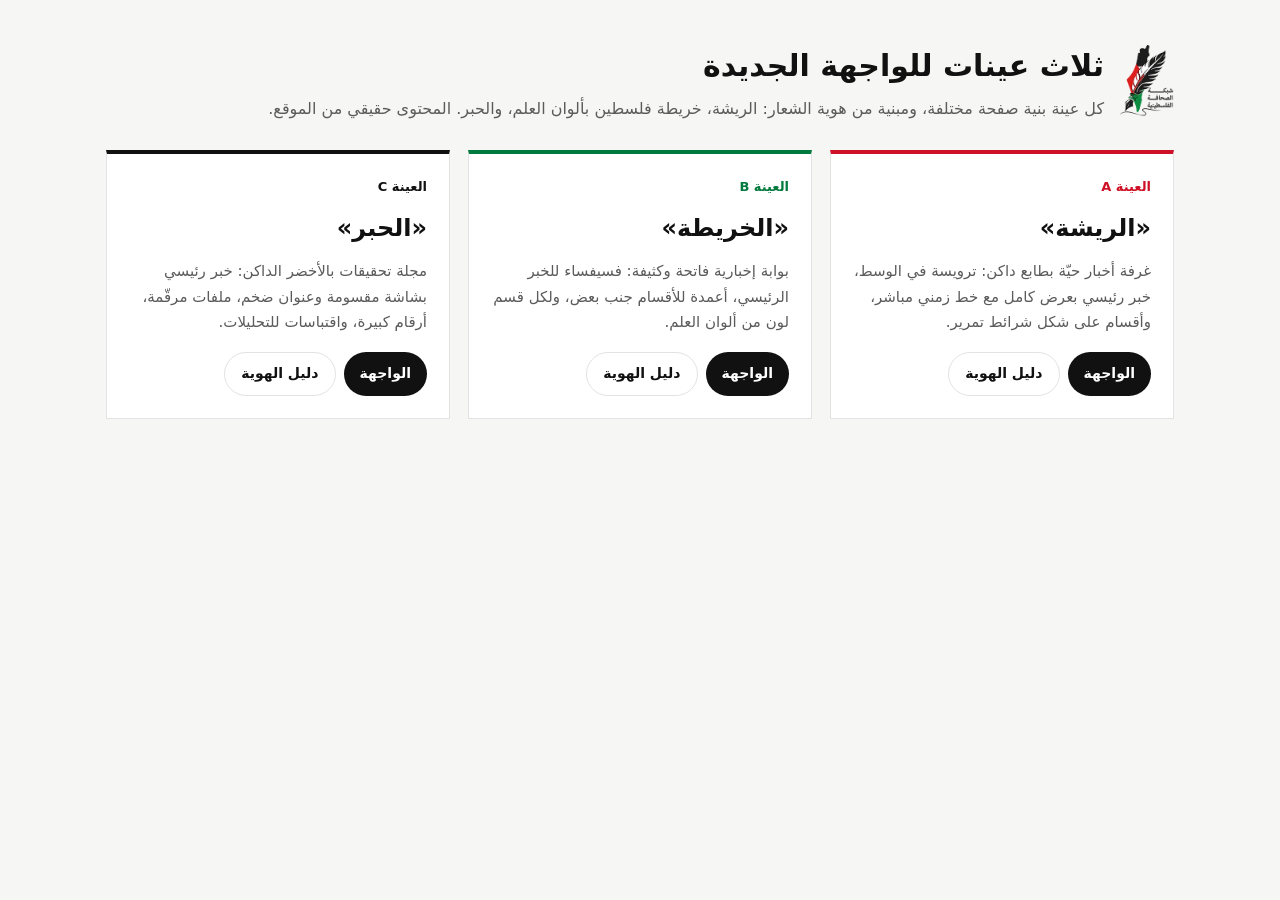
<file: index.html>
<!doctype html>
<html lang="ar" dir="rtl">
<head>
  <meta charset="utf-8">
  <meta name="viewport" content="width=device-width, initial-scale=1">
  <title>شبكة الصحافة الفلسطينية — نماذج الواجهة</title>
  <meta name="robots" content="noindex">
  <link rel="icon" href="assets/img/brand/logo.webp">
  <style>
    :root { --ink: #111; --muted: #5b5b5b; --line: #e3e3e3; --red: #CE1126; --green: #007A3D; }
    * { box-sizing: border-box; }
    body { margin: 0; background: #f6f6f4; color: var(--ink); font-family: system-ui, "Segoe UI", Tahoma, sans-serif; line-height: 1.7; }
    .wrap { max-width: 1100px; margin: 0 auto; padding: 40px 16px 64px; }
    header { display: flex; align-items: center; gap: 16px; margin-bottom: 28px; }
    header img { height: 72px; width: auto; }
    h1 { margin: 0; font-size: clamp(22px, 3vw, 30px); }
    p.lead { margin: 4px 0 0; color: var(--muted); }
    .grid { display: grid; grid-template-columns: repeat(3, minmax(0, 1fr)); gap: 18px; }
    .card { background: #fff; border: 1px solid var(--line); border-top: 4px solid var(--c); padding: 22px; display: flex; flex-direction: column; gap: 10px; }
    .card b { font-size: 13px; color: var(--c); }
    .card h2 { margin: 0; font-size: 24px; }
    .card p { margin: 0; color: var(--muted); font-size: 15px; flex: 1; }
    .links { display: flex; flex-wrap: wrap; gap: 8px; margin-top: 6px; }
    .links a { min-height: 44px; display: inline-flex; align-items: center; padding: 0 16px; border-radius: 999px; text-decoration: none; font-weight: 600; font-size: 14px; }
    .links a.main { background: var(--ink); color: #fff; }
    .links a.alt { border: 1px solid var(--line); color: var(--ink); }
    @media (max-width: 860px) { .grid { grid-template-columns: 1fr; } }
  </style>
</head>
<body>
  <div class="wrap">
    <header>
      <img src="assets/img/brand/logo.webp" alt="شبكة الصحافة الفلسطينية">
      <div>
        <h1>ثلاث عينات للواجهة الجديدة</h1>
        <p class="lead">كل عينة بنية صفحة مختلفة، ومبنية من هوية الشعار: الريشة، خريطة فلسطين بألوان العلم، والحبر. المحتوى حقيقي من الموقع.</p>
      </div>
    </header>
    <div class="grid">
      <article class="card" style="--c: var(--red)">
        <b>العينة A</b>
        <h2>«الريشة»</h2>
        <p>غرفة أخبار حيّة بطابع داكن: ترويسة في الوسط، خبر رئيسي بعرض كامل مع خط زمني مباشر، وأقسام على شكل شرائط تمرير.</p>
        <div class="links"><a class="main" href="a/home.html">الواجهة</a><a class="alt" href="a/index.html">دليل الهوية</a></div>
      </article>
      <article class="card" style="--c: var(--green)">
        <b>العينة B</b>
        <h2>«الخريطة»</h2>
        <p>بوابة إخبارية فاتحة وكثيفة: فسيفساء للخبر الرئيسي، أعمدة للأقسام جنب بعض، ولكل قسم لون من ألوان العلم.</p>
        <div class="links"><a class="main" href="b/home.html">الواجهة</a><a class="alt" href="b/index.html">دليل الهوية</a></div>
      </article>
      <article class="card" style="--c: var(--ink)">
        <b>العينة C</b>
        <h2>«الحبر»</h2>
        <p>مجلة تحقيقات بالأخضر الداكن: خبر رئيسي بشاشة مقسومة وعنوان ضخم، ملفات مرقّمة، أرقام كبيرة، واقتباسات للتحليلات.</p>
        <div class="links"><a class="main" href="c/home.html">الواجهة</a><a class="alt" href="c/index.html">دليل الهوية</a></div>
      </article>
    </div>
  </div>
</body>
</html>
</file>
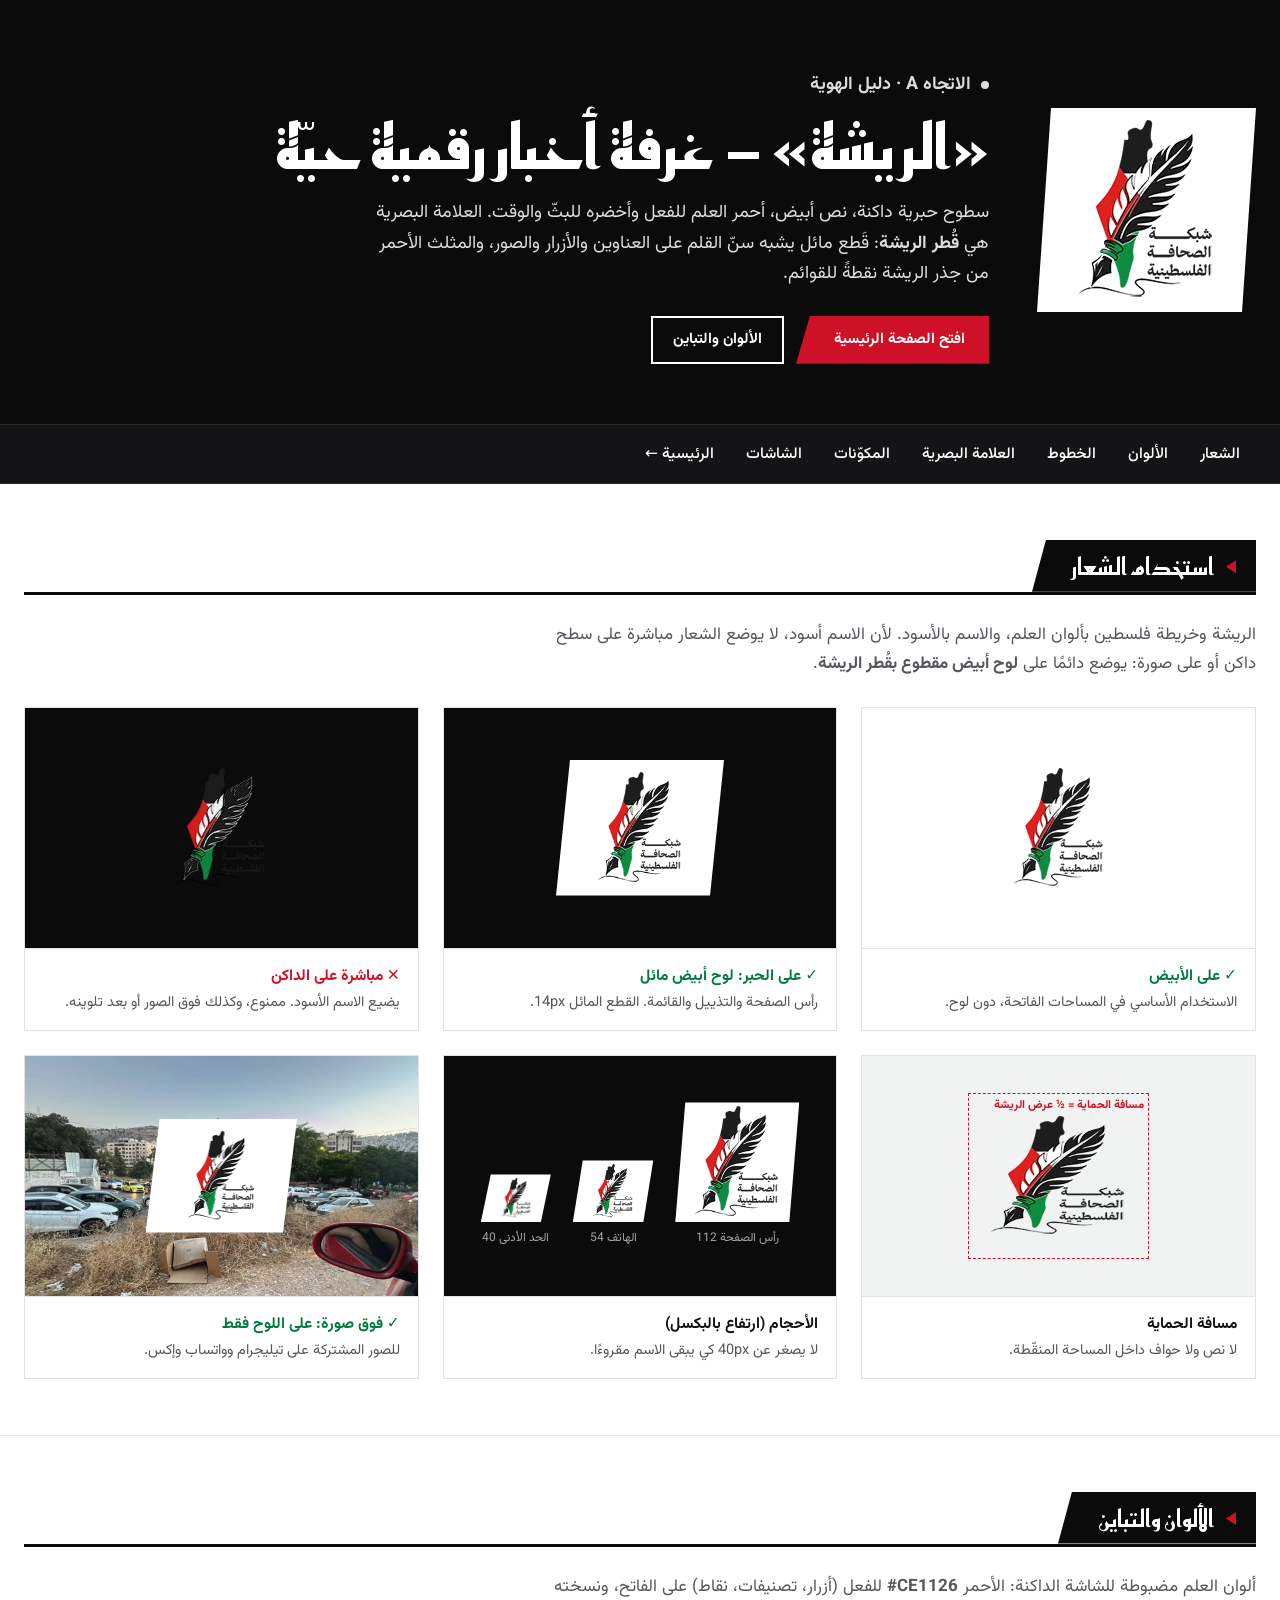
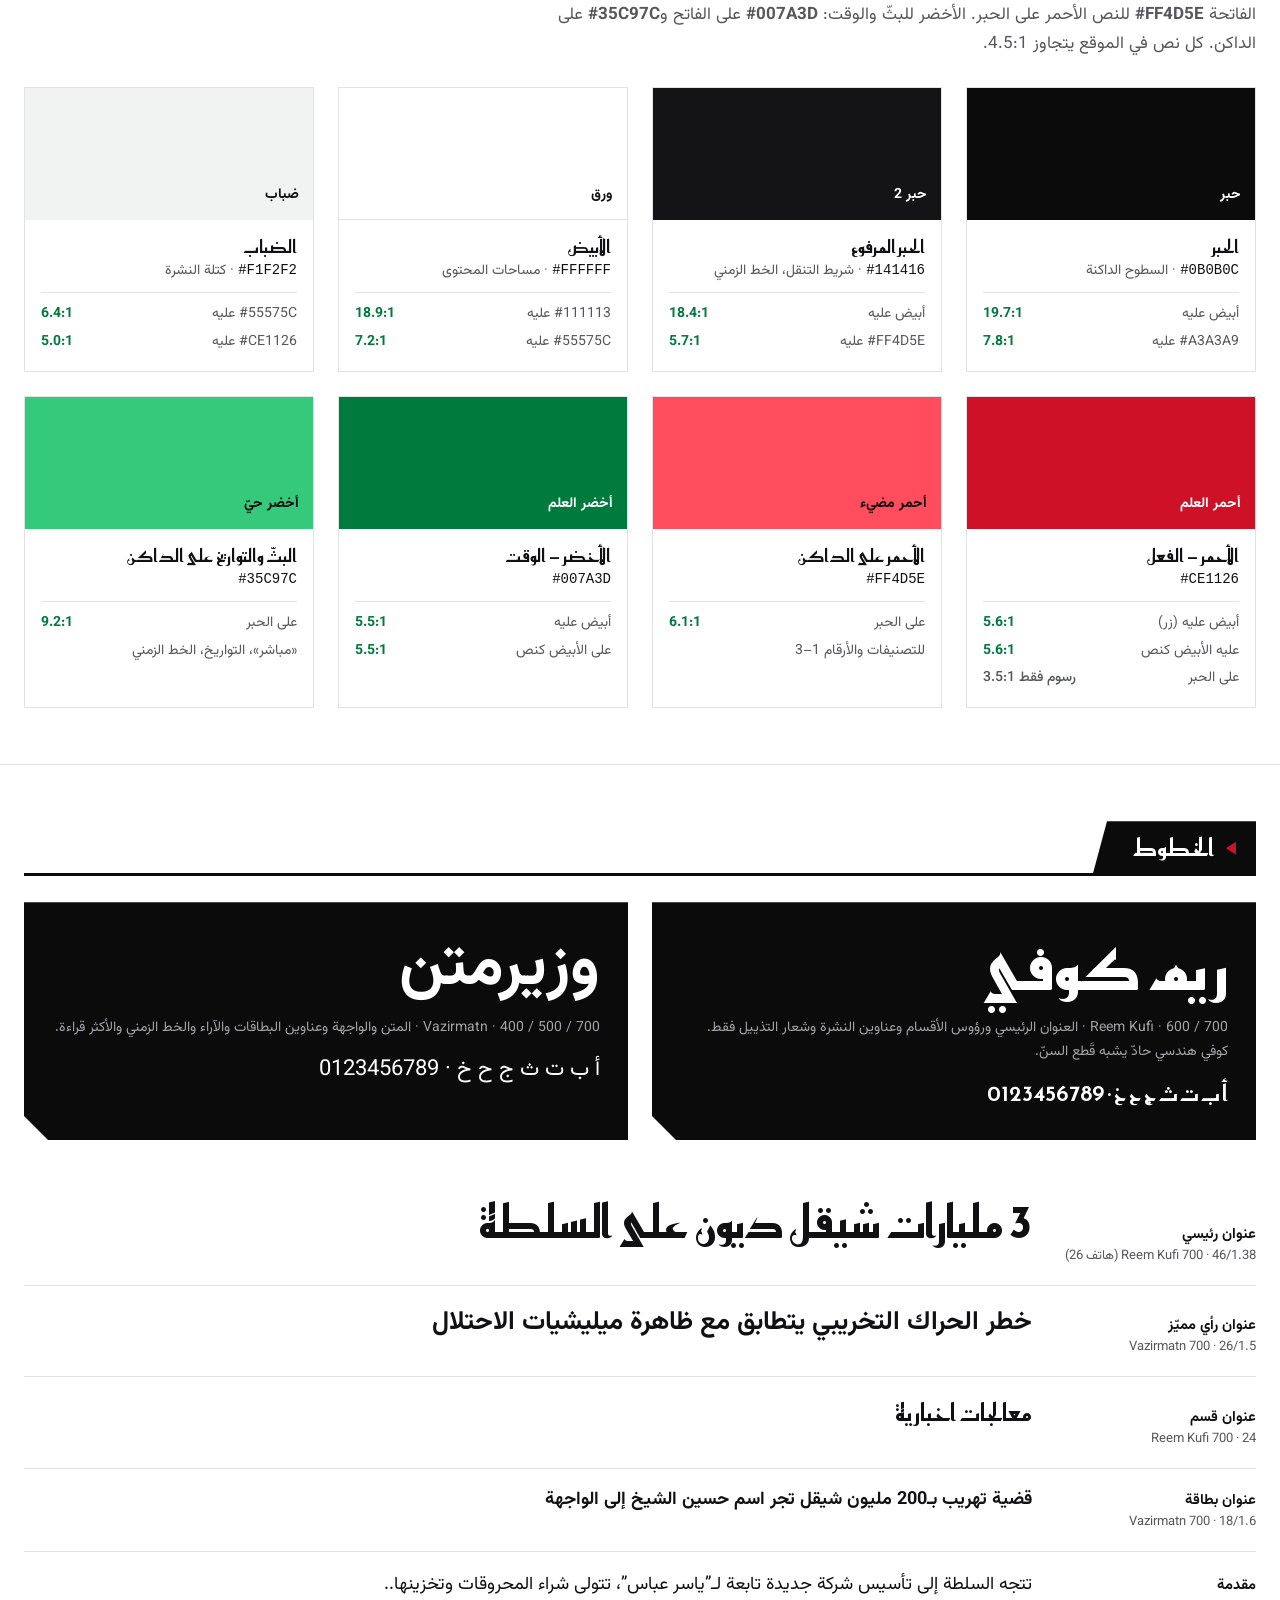
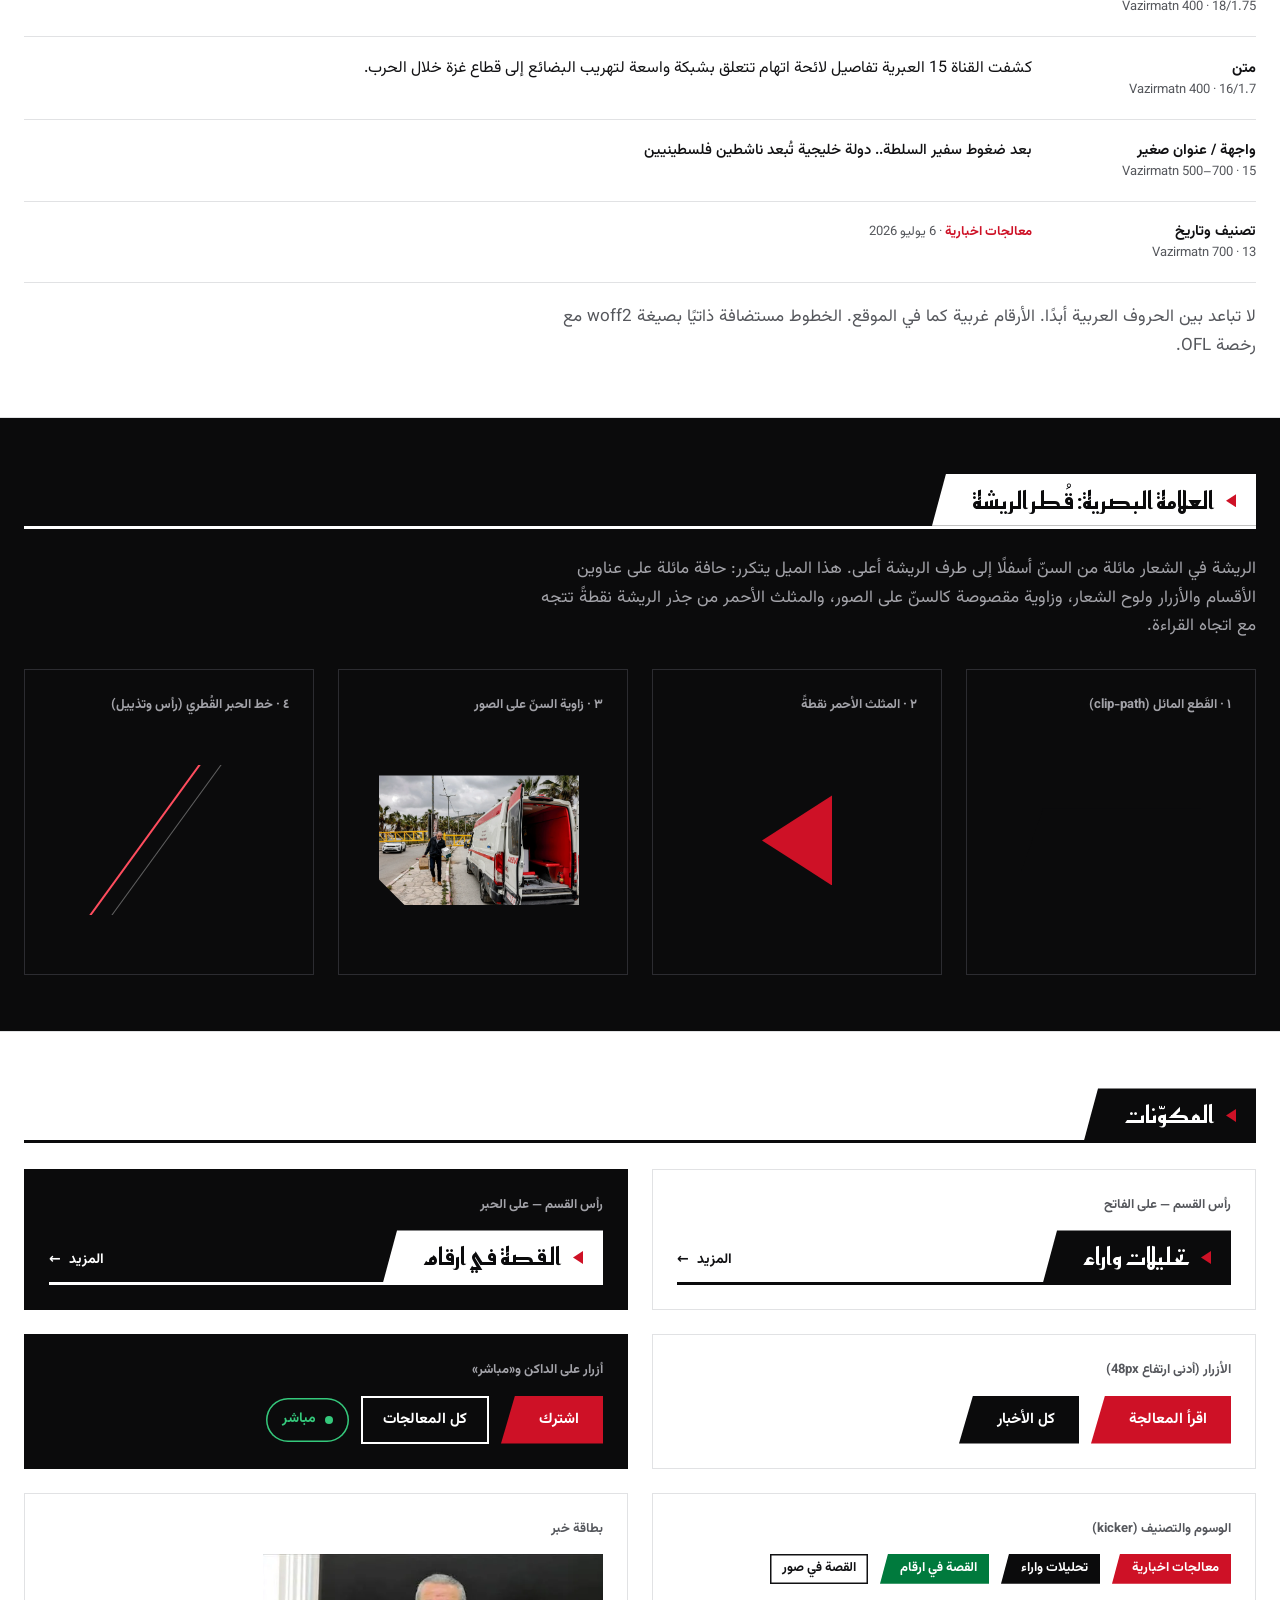
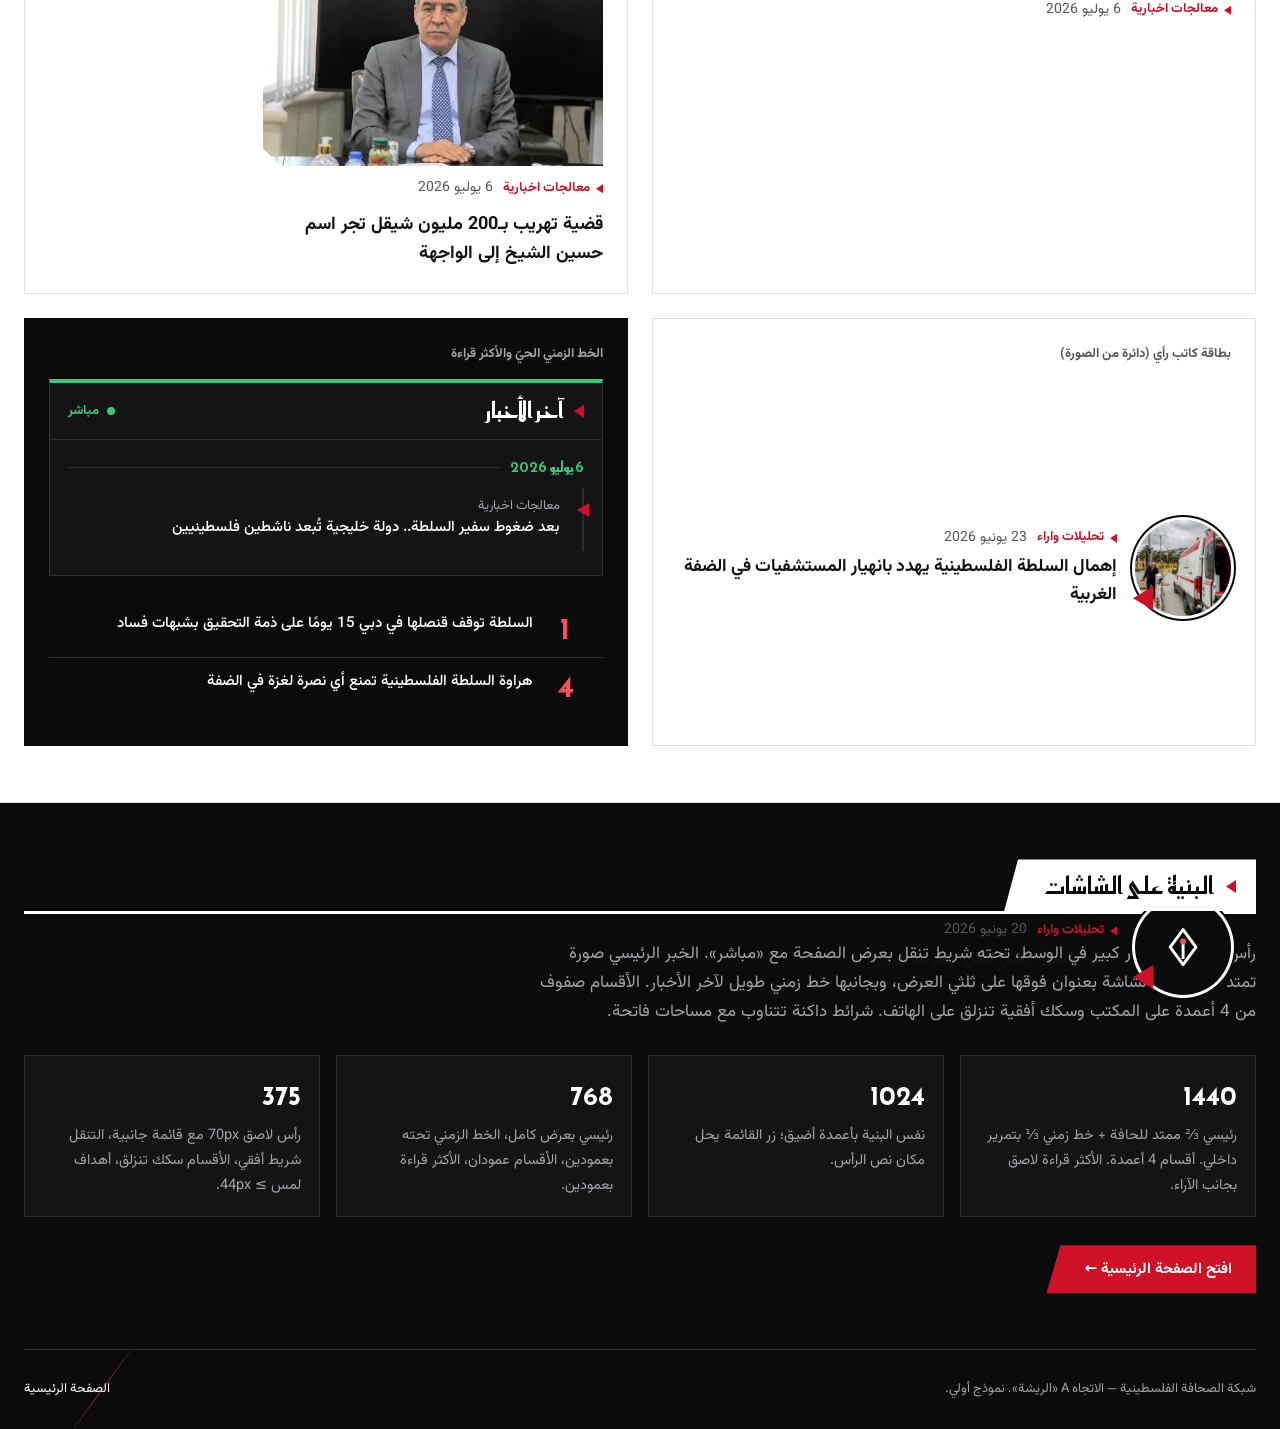
<file: a/index.html>
<!doctype html>
<html lang="ar" dir="rtl">
<head>
<meta charset="utf-8">
<meta name="viewport" content="width=device-width, initial-scale=1">
<title>«الريشة» — دليل الهوية (الاتجاه A) | شبكة الصحافة الفلسطينية</title>
<meta name="theme-color" content="#0B0B0C">
<link rel="preload" href="../assets/fonts/reem-kufi/reem-kufi-arabic.woff2" as="font" type="font/woff2" crossorigin>
<link rel="preload" href="../assets/fonts/vazirmatn/vazirmatn-arabic.woff2" as="font" type="font/woff2" crossorigin>
<link rel="stylesheet" href="style.css">
</head>
<body>
<svg width="0" height="0" style="position:absolute" aria-hidden="true">
  <symbol id="i-nib" viewBox="0 0 24 24"><path d="M12 2.5 19 12l-7 9.5L5 12z" fill="none" stroke="#fff" stroke-width="1.6" stroke-linejoin="round"/><path d="M12 9.5v9" stroke="#fff" stroke-width="1.6"/><circle cx="12" cy="9" r="1.6" fill="#FF4D5E"/></symbol>
</svg>

<header class="band-dark book-hero">
  <div class="wrap">
    <span class="brand"><img src="../assets/img/brand/logo.webp" width="135" height="180" alt="شبكة الصحافة الفلسطينية"></span>
    <div>
      <p class="book-eyebrow"><span class="dot" aria-hidden="true"></span>الاتجاه A · دليل الهوية</p>
      <h1>«الريشة» — غرفة أخبار رقمية حيّة</h1>
      <p>سطوح حبرية داكنة، نص أبيض، أحمر العلم للفعل وأخضره للبثّ والوقت. العلامة البصرية هي <b>قُطر الريشة</b>: قَطع مائل يشبه سنّ القلم على العناوين والأزرار والصور، والمثلث الأحمر من جذر الريشة نقطةً للقوائم.</p>
      <div class="lead-more">
        <a class="btn" href="home.html">افتح الصفحة الرئيسية</a>
        <a class="btn btn--ghost" href="#palette">الألوان والتباين</a>
      </div>
    </div>
  </div>
</header>

<nav class="book-toc" aria-label="أقسام الدليل">
  <div class="wrap nav-in">
    <ul class="nav-list">
      <li><a href="#logo">الشعار</a></li>
      <li><a href="#palette">الألوان</a></li>
      <li><a href="#type">الخطوط</a></li>
      <li><a href="#motif">العلامة البصرية</a></li>
      <li><a href="#components">المكوّنات</a></li>
      <li><a href="#layout">الشاشات</a></li>
      <li><a href="home.html">الرئيسية ←</a></li>
    </ul>
  </div>
</nav>

<main>
<!-- Logo -->
<section class="book-sec" id="logo">
  <div class="wrap">
    <div class="sec-head"><h2 class="sec-title"><span class="tri" aria-hidden="true"></span>استخدام الشعار</h2></div>
    <p class="book-lede">الريشة وخريطة فلسطين بألوان العلم، والاسم بالأسود. لأن الاسم أسود، لا يوضع الشعار مباشرة على سطح داكن أو على صورة: يوضع دائمًا على <b>لوح أبيض مقطوع بقُطر الريشة</b>.</p>
    <div class="book-grid">
      <figure class="tile">
        <div class="tile-stage bare-logo"><img src="../assets/img/brand/logo.webp" width="135" height="180" alt="الشعار على الأبيض"></div>
        <figcaption class="tile-cap"><b class="ok">✓ على الأبيض</b>الاستخدام الأساسي في المساحات الفاتحة، دون لوح.</figcaption>
      </figure>
      <figure class="tile">
        <div class="tile-stage tile-stage--ink"><span class="brand"><img src="../assets/img/brand/logo.webp" width="135" height="180" alt="الشعار على اللوح الأبيض فوق الحبر"></span></div>
        <figcaption class="tile-cap"><b class="ok">✓ على الحبر: لوح أبيض مائل</b>رأس الصفحة والتذييل والقائمة. القطع المائل <span dir="ltr">14px</span>.</figcaption>
      </figure>
      <figure class="tile">
        <div class="tile-stage tile-stage--ink bare-logo"><img src="../assets/img/brand/logo.webp" width="135" height="180" alt="استخدام خاطئ: الشعار مباشرة على الحبر" style="opacity:.95"></div>
        <figcaption class="tile-cap"><b class="bad">✕ مباشرة على الداكن</b>يضيع الاسم الأسود. ممنوع، وكذلك فوق الصور أو بعد تلوينه.</figcaption>
      </figure>
      <figure class="tile">
        <div class="tile-stage tile-stage--mist"><span class="clear-demo"><span>مسافة الحماية = ½ عرض الريشة</span><img src="../assets/img/brand/logo.webp" width="135" height="180" alt="مسافة الحماية حول الشعار"></span></div>
        <figcaption class="tile-cap"><b>مسافة الحماية</b>لا نص ولا حواف داخل المساحة المنقّطة.</figcaption>
      </figure>
      <figure class="tile">
        <div class="tile-stage tile-stage--ink">
          <div class="min-row">
            <div><span class="brand"><img src="../assets/img/brand/logo.webp" width="135" height="180" alt="" style="height:112px"></span><small>رأس الصفحة 112</small></div>
            <div><span class="brand"><img src="../assets/img/brand/logo.webp" width="135" height="180" alt="" style="height:54px"></span><small>الهاتف 54</small></div>
            <div><span class="brand"><img src="../assets/img/brand/logo.webp" width="135" height="180" alt="" style="height:40px"></span><small>الحد الأدنى 40</small></div>
          </div>
        </div>
        <figcaption class="tile-cap"><b>الأحجام (ارتفاع بالبكسل)</b>لا يصغر عن <span dir="ltr">40px</span> كي يبقى الاسم مقروءًا.</figcaption>
      </figure>
      <figure class="tile">
        <div class="tile-stage tile-stage--photo"><span class="brand"><img src="../assets/img/brand/logo.webp" width="135" height="180" alt="الشعار على لوح فوق صورة" style="height:90px"></span></div>
        <figcaption class="tile-cap"><b class="ok">✓ فوق صورة: على اللوح فقط</b>للصور المشتركة على تيليجرام وواتساب وإكس.</figcaption>
      </figure>
    </div>
  </div>
</section>

<!-- Palette -->
<section class="book-sec" id="palette">
  <div class="wrap">
    <div class="sec-head"><h2 class="sec-title"><span class="tri" aria-hidden="true"></span>الألوان والتباين</h2></div>
    <p class="book-lede">ألوان العلم مضبوطة للشاشة الداكنة: الأحمر <b dir="ltr">#CE1126</b> للفعل (أزرار، تصنيفات، نقاط) على الفاتح، ونسخته الفاتحة <b dir="ltr">#FF4D5E</b> للنص الأحمر على الحبر. الأخضر للبثّ والوقت: <b dir="ltr">#007A3D</b> على الفاتح و<b dir="ltr">#35C97C</b> على الداكن. كل نص في الموقع يتجاوز <span dir="ltr">4.5:1</span>.</p>
    <div class="book-grid--4 book-grid">
      <div class="sw"><div class="sw-chip" style="background:#0B0B0C;color:#fff">حبر</div><div class="sw-body"><b>الحبر</b><code>#0B0B0C</code> · السطوح الداكنة<ul><li>أبيض عليه <em class="pass">19.7:1</em></li><li><span><bdi dir="ltr">#A3A3A9</bdi> عليه </span><em class="pass">7.8:1</em></li></ul></div></div>
      <div class="sw"><div class="sw-chip" style="background:#141416;color:#fff">حبر 2</div><div class="sw-body"><b>الحبر المرفوع</b><code>#141416</code> · شريط التنقل، الخط الزمني<ul><li>أبيض عليه <em class="pass">18.4:1</em></li><li><span><bdi dir="ltr">#FF4D5E</bdi> عليه </span><em class="pass">5.7:1</em></li></ul></div></div>
      <div class="sw"><div class="sw-chip" style="background:#fff;color:#111113;box-shadow:inset 0 -1px #E1E2E4">ورق</div><div class="sw-body"><b>الأبيض</b><code>#FFFFFF</code> · مساحات المحتوى<ul><li><span><bdi dir="ltr">#111113</bdi> عليه </span><em class="pass">18.9:1</em></li><li><span><bdi dir="ltr">#55575C</bdi> عليه </span><em class="pass">7.2:1</em></li></ul></div></div>
      <div class="sw"><div class="sw-chip" style="background:#F1F2F2;color:#111113">ضباب</div><div class="sw-body"><b>الضباب</b><code>#F1F2F2</code> · كتلة النشرة<ul><li><span><bdi dir="ltr">#55575C</bdi> عليه </span><em class="pass">6.4:1</em></li><li><span><bdi dir="ltr">#CE1126</bdi> عليه </span><em class="pass">5.0:1</em></li></ul></div></div>
      <div class="sw"><div class="sw-chip" style="background:#CE1126;color:#fff">أحمر العلم</div><div class="sw-body"><b>الأحمر — الفعل</b><code>#CE1126</code><ul><li>أبيض عليه (زر) <em class="pass">5.6:1</em></li><li>عليه الأبيض كنص <em class="pass">5.6:1</em></li><li>على الحبر <em class="large">3.5:1 رسوم فقط</em></li></ul></div></div>
      <div class="sw"><div class="sw-chip" style="background:#FF4D5E;color:#0B0B0C">أحمر مضيء</div><div class="sw-body"><b>الأحمر على الداكن</b><code>#FF4D5E</code><ul><li>على الحبر <em class="pass">6.1:1</em></li><li>للتصنيفات والأرقام 1–3</li></ul></div></div>
      <div class="sw"><div class="sw-chip" style="background:#007A3D;color:#fff">أخضر العلم</div><div class="sw-body"><b>الأخضر — الوقت</b><code>#007A3D</code><ul><li>أبيض عليه <em class="pass">5.5:1</em></li><li>على الأبيض كنص <em class="pass">5.5:1</em></li></ul></div></div>
      <div class="sw"><div class="sw-chip" style="background:#35C97C;color:#0B0B0C">أخضر حيّ</div><div class="sw-body"><b>البثّ والتواريخ على الداكن</b><code>#35C97C</code><ul><li>على الحبر <em class="pass">9.2:1</em></li><li>«مباشر»، التواريخ، الخط الزمني</li></ul></div></div>
    </div>
  </div>
</section>

<!-- Type -->
<section class="book-sec" id="type">
  <div class="wrap">
    <div class="sec-head"><h2 class="sec-title"><span class="tri" aria-hidden="true"></span>الخطوط</h2></div>
    <div class="font-cards">
      <div class="font-card"><div class="big" style="font-family:var(--f-head);font-weight:700">ريم كوفي</div><p>Reem Kufi · 600 / 700 · العنوان الرئيسي ورؤوس الأقسام وعناوين النشرة وشعار التذييل فقط. كوفي هندسي حادّ يشبه قَطع السنّ.</p><div class="glyphs" style="font-family:var(--f-head);font-weight:600">أ ب ت ث ج ح خ · 0123456789</div></div>
      <div class="font-card"><div class="big" style="font-weight:700">وزيرمتن</div><p>Vazirmatn · 400 / 500 / 700 · المتن والواجهة وعناوين البطاقات والآراء والخط الزمني والأكثر قراءة.</p><div class="glyphs">أ ب ت ث ج ح خ · 0123456789</div></div>
    </div>
    <div class="type-row"><div class="type-meta"><b>عنوان رئيسي</b>Reem Kufi 700 · 46/1.38 (هاتف 26)</div><p class="t-h1">3 مليارات شيقل ديون على السلطة</p></div>
    <div class="type-row"><div class="type-meta"><b>عنوان رأي مميّز</b>Vazirmatn 700 · 26/1.5</div><p class="t-h2" style="font-family:var(--f-body);font-size:26px">خطر الحراك التخريبي يتطابق مع ظاهرة ميليشيات الاحتلال</p></div>
    <div class="type-row"><div class="type-meta"><b>عنوان قسم</b>Reem Kufi 700 · 24</div><p class="t-h3">معالجات اخبارية</p></div>
    <div class="type-row"><div class="type-meta"><b>عنوان بطاقة</b>Vazirmatn 700 · 18/1.6</div><p class="t-h4" style="font-family:var(--f-body);font-weight:700;font-size:18px">قضية تهريب بـ200 مليون شيقل تجر اسم حسين الشيخ إلى الواجهة</p></div>
    <div class="type-row"><div class="type-meta"><b>مقدمة</b>Vazirmatn 400 · 18/1.75</div><p class="t-lead">تتجه السلطة إلى تأسيس شركة جديدة تابعة لـ”ياسر عباس”، تتولى شراء المحروقات وتخزينها..</p></div>
    <div class="type-row"><div class="type-meta"><b>متن</b>Vazirmatn 400 · 16/1.7</div><p class="t-body">كشفت القناة 15 العبرية تفاصيل لائحة اتهام تتعلق بشبكة واسعة لتهريب البضائع إلى قطاع غزة خلال الحرب.</p></div>
    <div class="type-row"><div class="type-meta"><b>واجهة / عنوان صغير</b>Vazirmatn 500–700 · 15</div><p class="t-ui">بعد ضغوط سفير السلطة.. دولة خليجية تُبعد ناشطين فلسطينيين</p></div>
    <div class="type-row"><div class="type-meta"><b>تصنيف وتاريخ</b>Vazirmatn 700 · 13</div><p class="t-meta">معالجات اخبارية <span style="color:var(--text-2);font-weight:400">· 6 يوليو 2026</span></p></div>
    <p class="book-lede" style="margin:20px 0 0">لا تباعد بين الحروف العربية أبدًا. الأرقام غربية كما في الموقع. الخطوط مستضافة ذاتيًا بصيغة woff2 مع رخصة OFL.</p>
  </div>
</section>

<!-- Motif -->
<section class="book-sec band-dark" id="motif">
  <div class="wrap">
    <div class="sec-head"><h2 class="sec-title"><span class="tri" aria-hidden="true"></span>العلامة البصرية: قُطر الريشة</h2></div>
    <p class="book-lede">الريشة في الشعار مائلة من السنّ أسفلًا إلى طرف الريشة أعلى. هذا الميل يتكرر: حافة مائلة على عناوين الأقسام والأزرار ولوح الشعار، وزاوية مقصوصة كالسنّ على الصور، والمثلث الأحمر من جذر الريشة نقطةً تتجه مع اتجاه القراءة.</p>
    <div class="book-grid--4 book-grid">
      <div class="comp-box comp-box--ink" style="border-color:var(--line-d)"><span class="comp-label">١ · القَطع المائل (<span dir="ltr">clip-path</span>)</span><div class="motif-stage"><div class="motif-para"></div></div></div>
      <div class="comp-box comp-box--ink" style="border-color:var(--line-d)"><span class="comp-label">٢ · المثلث الأحمر نقطةً</span><div class="motif-stage"><div class="motif-tri"></div></div></div>
      <div class="comp-box comp-box--ink" style="border-color:var(--line-d)"><span class="comp-label">٣ · زاوية السنّ على الصور</span><div class="motif-stage"><div class="motif-cham"></div></div></div>
      <div class="comp-box comp-box--ink" style="border-color:var(--line-d)"><span class="comp-label">٤ · خط الحبر القُطري (رأس وتذييل)</span><div class="motif-stage"><div class="motif-diag"></div></div></div>
    </div>
  </div>
</section>

<!-- Components -->
<section class="book-sec" id="components">
  <div class="wrap">
    <div class="sec-head"><h2 class="sec-title"><span class="tri" aria-hidden="true"></span>المكوّنات</h2></div>
    <div class="book-grid--2 book-grid">
      <div class="comp-box"><span class="comp-label">رأس القسم — على الفاتح</span>
        <div class="sec-head"><h3 class="sec-title"><span class="tri" aria-hidden="true"></span>تحليلات واراء</h3><a class="sec-more" href="#">المزيد <span aria-hidden="true">←</span></a></div>
      </div>
      <div class="comp-box comp-box--ink band-dark"><span class="comp-label">رأس القسم — على الحبر</span>
        <div class="sec-head"><h3 class="sec-title"><span class="tri" aria-hidden="true"></span>القصة في ارقام</h3><a class="sec-more" href="#">المزيد <span aria-hidden="true">←</span></a></div>
      </div>
      <div class="comp-box"><span class="comp-label">الأزرار (أدنى ارتفاع <span dir="ltr">48px</span>)</span>
        <div class="comp-row"><a class="btn" href="#">اقرأ المعالجة</a><a class="btn btn--ink" href="#">كل الأخبار</a></div>
      </div>
      <div class="comp-box comp-box--ink"><span class="comp-label">أزرار على الداكن و«مباشر»</span>
        <div class="comp-row"><a class="btn" href="#">اشترك</a><a class="btn btn--ghost" href="#">كل المعالجات</a><a class="live-pill" href="#"><span class="dot" aria-hidden="true"></span>مباشر</a></div>
      </div>
      <div class="comp-box"><span class="comp-label">الوسوم والتصنيف (kicker)</span>
        <div class="comp-row"><span class="tag">معالجات اخبارية</span><span class="tag tag--ink">تحليلات واراء</span><span class="tag tag--green">القصة في ارقام</span><span class="tag tag--line">القصة في صور</span></div>
        <p class="kicker" style="margin-top:16px"><span class="cat">معالجات اخبارية</span><time>6 يوليو 2026</time></p>
      </div>
      <div class="comp-box"><span class="comp-label">بطاقة خبر</span>
        <a class="card" href="#" style="max-width:340px">
          <figure class="thumb"><img src="../assets/img/news/file_6a4b770e511ba.webp" width="597" height="335" alt="" loading="lazy"></figure>
          <p class="kicker"><span class="cat">معالجات اخبارية</span><time>6 يوليو 2026</time></p>
          <h3 class="card-title">قضية تهريب بـ200 مليون شيقل تجر اسم حسين الشيخ إلى الواجهة</h3>
        </a>
      </div>
      <div class="comp-box"><span class="comp-label">بطاقة كاتب رأي (دائرة من الصورة)</span>
        <a class="col-card" href="#" style="border:0">
          <span class="face"><img src="../assets/img/news/mstshfyat.webp" width="1400" height="788" alt="" loading="lazy"></span>
          <div><p class="kicker"><span class="cat">تحليلات واراء</span><time>23 يونيو 2026</time></p>
          <h3 class="col-title">إهمال السلطة الفلسطينية يهدد بانهيار المستشفيات في الضفة الغربية</h3></div>
        </a>
        <a class="col-card" href="#" style="border:0">
          <span class="face"><span class="mark"><svg aria-hidden="true"><use href="#i-nib"/></svg></span></span>
          <div><p class="kicker"><span class="cat">تحليلات واراء</span><time>20 يونيو 2026</time></p>
          <h3 class="col-title">دائرة السنّ: بديل حين لا توجد صورة</h3></div>
        </a>
      </div>
      <div class="comp-box comp-box--ink band-dark"><span class="comp-label">الخط الزمني الحيّ والأكثر قراءة</span>
        <div class="live-in">
          <div class="live-head"><span class="live-title"><span class="tri" aria-hidden="true"></span>آخر الأخبار</span><span class="live-badge"><span class="dot" aria-hidden="true"></span>مباشر</span></div>
          <ol class="tl">
            <li class="tl-day"><time>6 يوليو 2026</time></li>
            <li class="tl-item"><a href="#"><span class="tl-cat">معالجات اخبارية</span><span class="tl-t">بعد ضغوط سفير السلطة.. دولة خليجية تُبعد ناشطين فلسطينيين</span></a></li>
          </ol>
        </div>
        <ol class="mr-list" style="margin-top:16px">
          <li><a href="#"><span class="mr-n">1</span><span class="mr-t">السلطة توقف قنصلها في دبي 15 يومًا على ذمة التحقيق بشبهات فساد</span></a></li>
          <li><a href="#"><span class="mr-n">4</span><span class="mr-t">هراوة السلطة الفلسطينية تمنع أي نصرة لغزة في الضفة</span></a></li>
        </ol>
      </div>
    </div>
  </div>
</section>

<!-- Layout -->
<section class="book-sec band-dark" id="layout">
  <div class="wrap">
    <div class="sec-head"><h2 class="sec-title"><span class="tri" aria-hidden="true"></span>البنية على الشاشات</h2></div>
    <p class="book-lede">رأس مركزي والشعار كبير في الوسط، تحته شريط تنقل بعرض الصفحة مع «مباشر». الخبر الرئيسي صورة تمتد حتى حافة الشاشة بعنوان فوقها على ثلثي العرض، وبجانبها خط زمني طويل لآخر الأخبار. الأقسام صفوف من 4 أعمدة على المكتب وسكك أفقية تنزلق على الهاتف. شرائط داكنة تتناوب مع مساحات فاتحة.</p>
    <div class="screens">
      <div><b>1440</b><p>رئيسي ⅔ ممتد للحافة + خط زمني ⅓ بتمرير داخلي. أقسام 4 أعمدة. الأكثر قراءة لاصق بجانب الآراء.</p></div>
      <div><b>1024</b><p>نفس البنية بأعمدة أضيق؛ زر القائمة يحل مكان نص الرأس.</p></div>
      <div><b>768</b><p>رئيسي بعرض كامل، الخط الزمني تحته بعمودين، الأقسام عمودان، الأكثر قراءة بعمودين.</p></div>
      <div><b>375</b><p>رأس لاصق 70px مع قائمة جانبية، التنقل شريط أفقي، الأقسام سكك تنزلق، أهداف لمس ≥ 44px.</p></div>
    </div>
    <div class="lead-more" style="margin-top:28px"><a class="btn" href="home.html">افتح الصفحة الرئيسية ←</a></div>
  </div>
</section>
</main>

<footer class="footer">
  <div class="wrap foot-bottom">
    <span>شبكة الصحافة الفلسطينية — الاتجاه A «الريشة». نموذج أولي.</span>
    <a href="home.html">الصفحة الرئيسية</a>
  </div>
</footer>
</body>
</html>
</file>
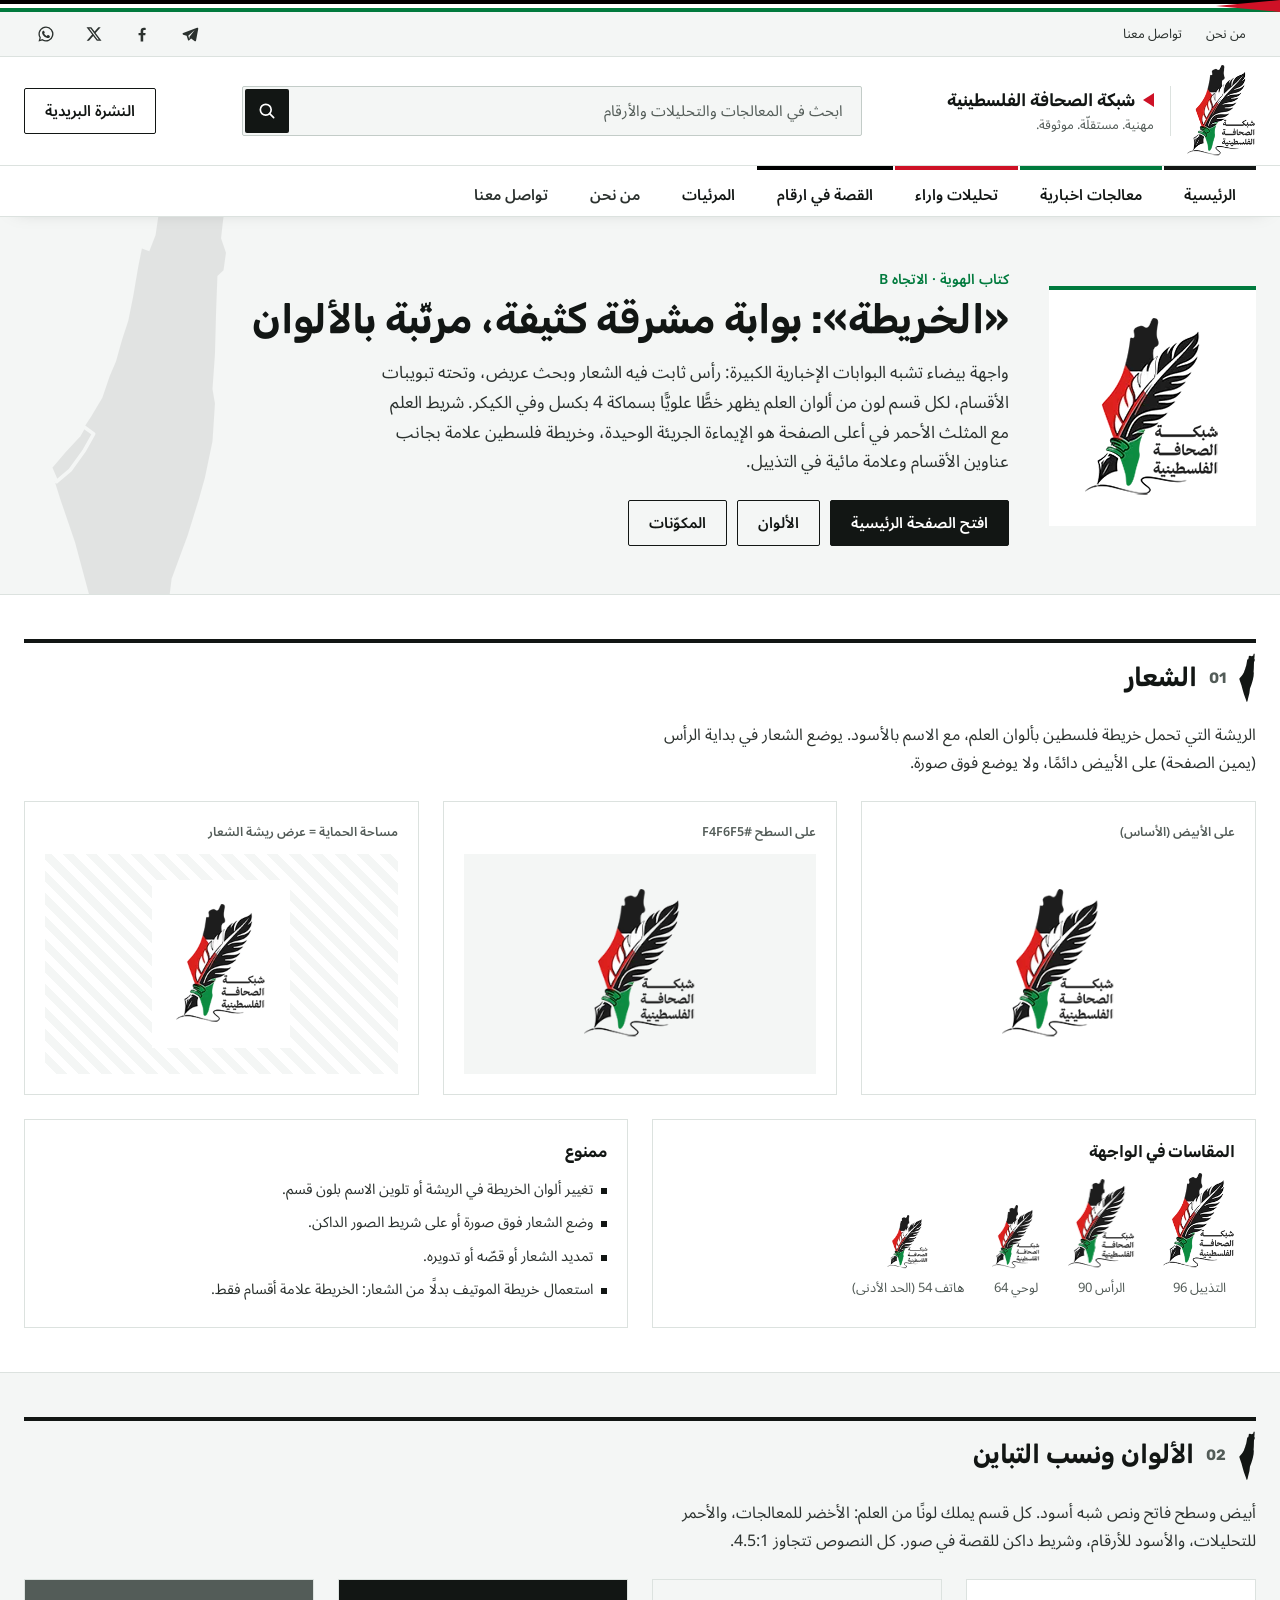
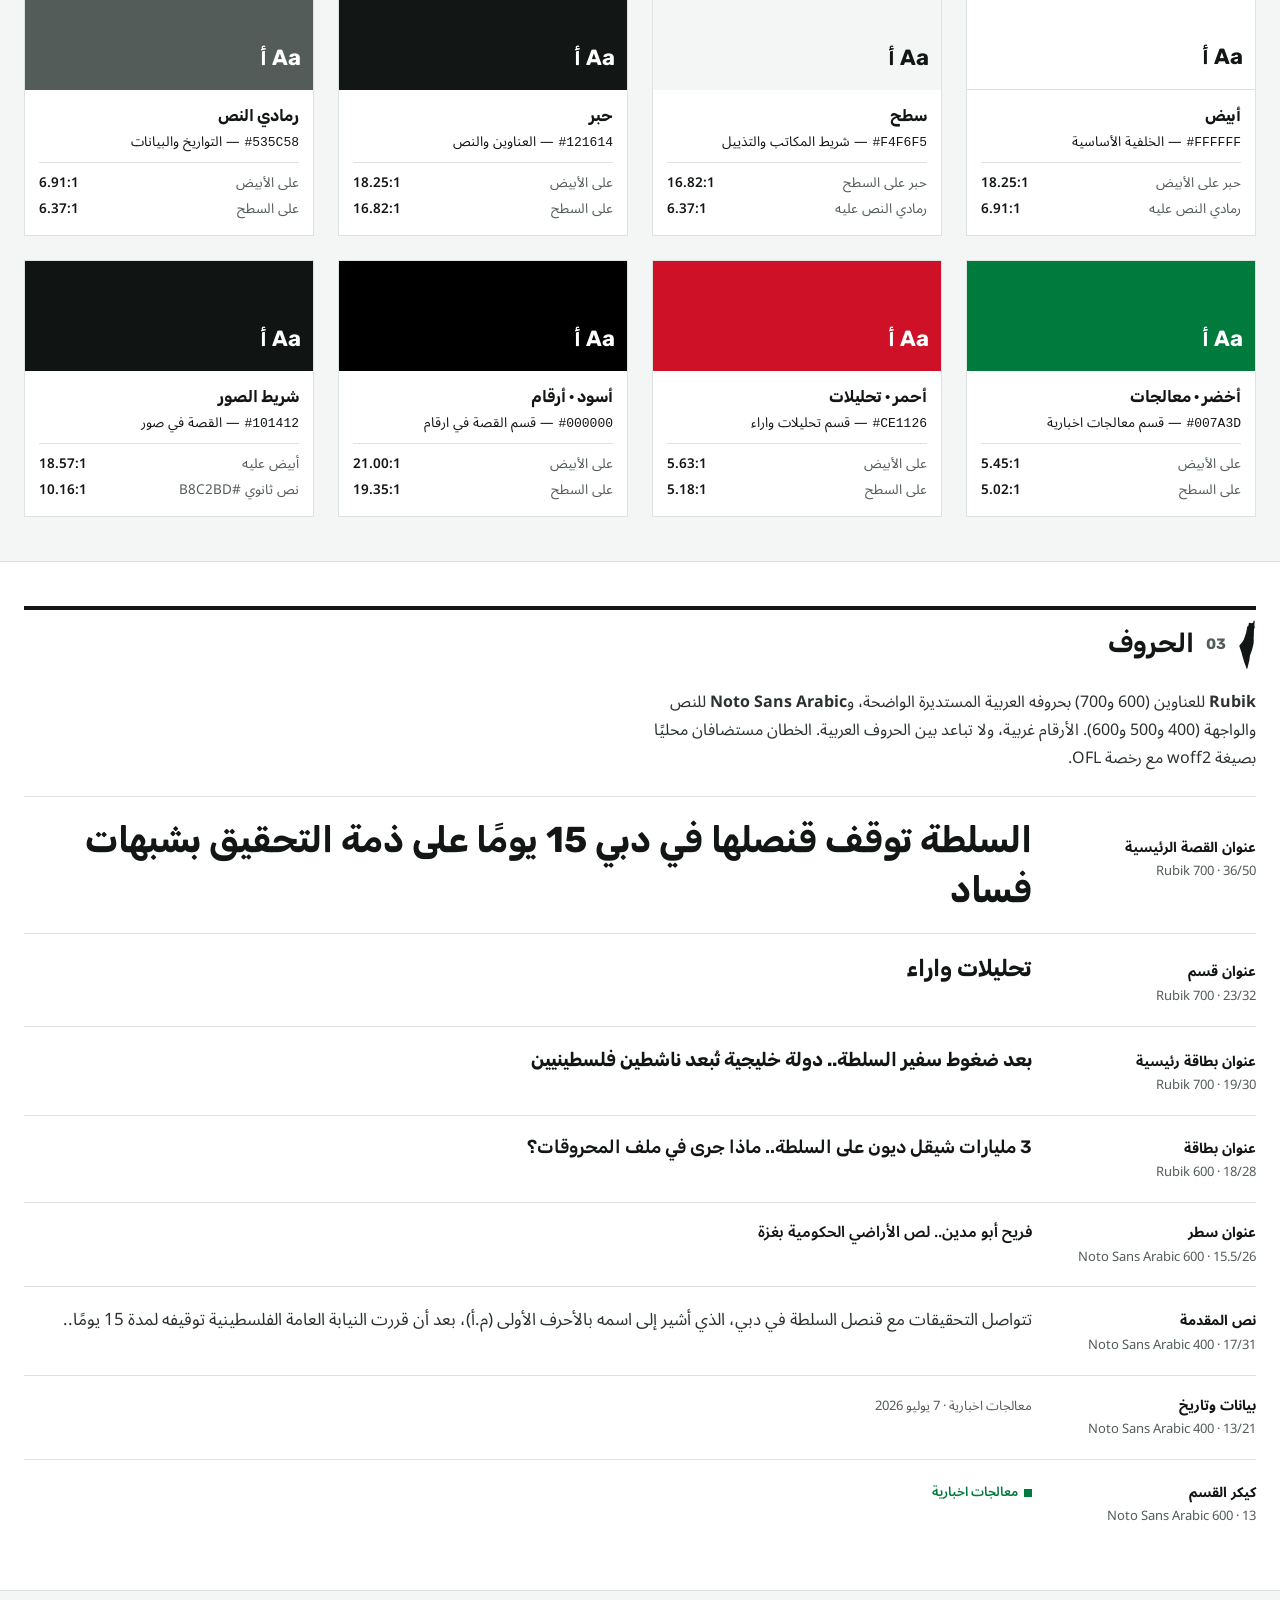
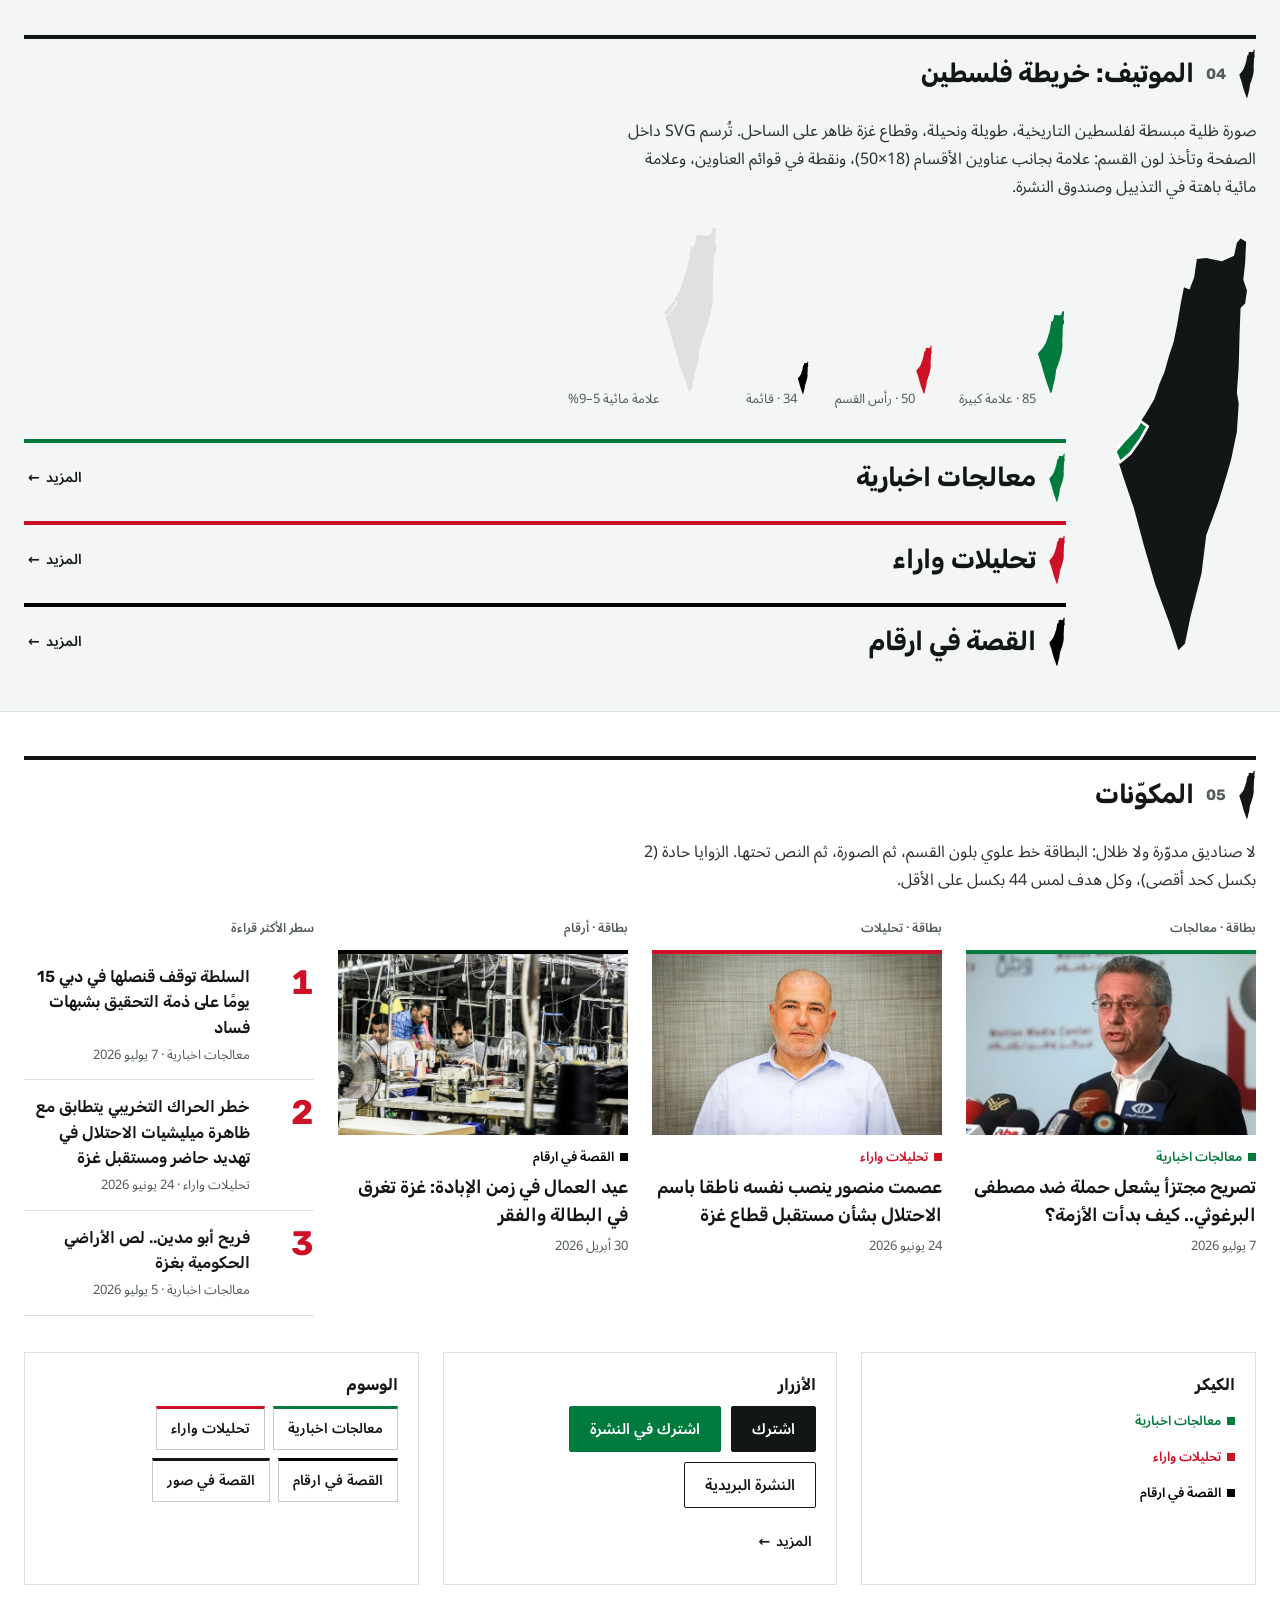
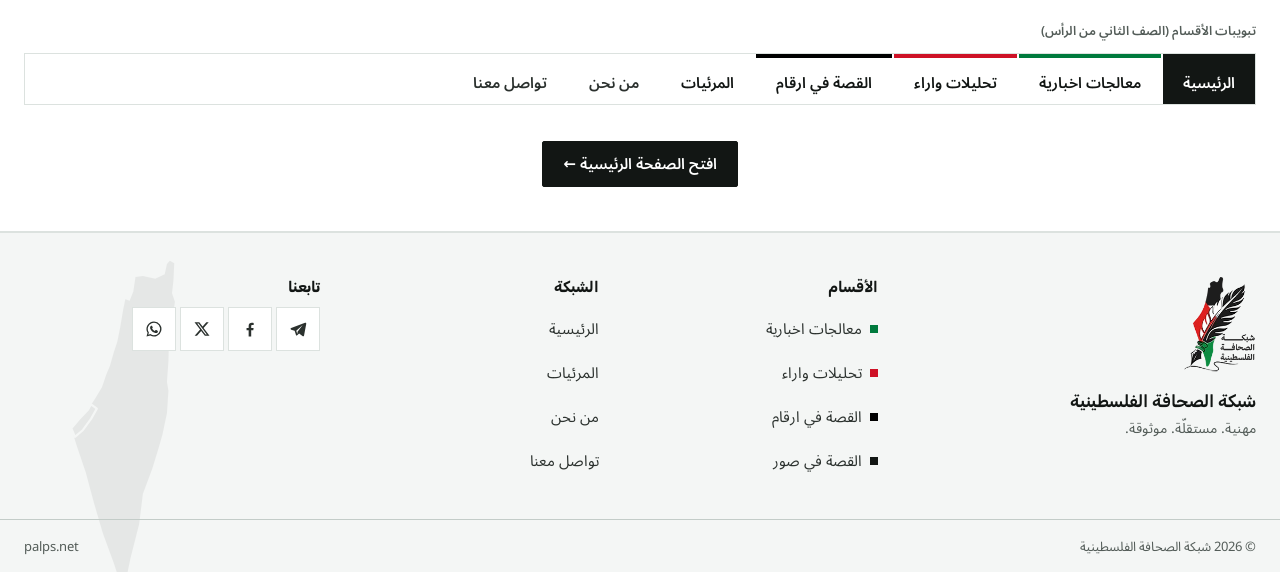
<file: b/index.html>
<!doctype html>
<html lang="ar" dir="rtl">
<head>
<meta charset="utf-8">
<meta name="viewport" content="width=device-width, initial-scale=1">
<title>شبكة الصحافة الفلسطينية — كتاب الهوية B «الخريطة»</title>
<meta name="description" content="كتاب هوية الاتجاه B «الخريطة»: الشعار والألوان والحروف والموتيف والمكوّنات.">
<meta name="theme-color" content="#FFFFFF">
<link rel="preload" href="../assets/fonts/rubik/rubik-arabic.woff2" as="font" type="font/woff2" crossorigin>
<link rel="preload" href="../assets/fonts/noto-sans-arabic/noto-sans-arabic-arabic.woff2" as="font" type="font/woff2" crossorigin>
<link rel="stylesheet" href="style.css">
</head>
<body>
<svg width="0" height="0" style="position:absolute" aria-hidden="true" focusable="false">
  <symbol id="pal" viewBox="0 0 138 390"><path d="M83.6 23L92.2 22L106.7 25L117.8 20L120.4 8L123.8 4L128.9 7L128 27L126.3 42L129.7 52L128 64L123.8 68L122.9 92L122.1 122L120.4 146L122.1 156L120.4 182L115.2 207L111 222L103.3 247L92.2 277L87.9 312L77.7 352L72.6 377L66.6 383L58 357L45.2 322L35 287L25.6 252L15.4 222L8.5 200L17.9 189L28.2 178L36.7 165L44.4 152L49.5 137L53.8 127L58 112L62.3 99L65.7 82L69.1 62L71.7 49L76.8 51L81.1 40Z"/></symbol>
  <symbol id="pal-gaza" viewBox="0 0 138 390"><path d="M83.6 23L92.2 22L106.7 25L117.8 20L120.4 8L123.8 4L128.9 7L128 27L126.3 42L129.7 52L128 64L123.8 68L122.9 92L122.1 122L120.4 146L122.1 156L120.4 182L115.2 207L111 222L103.3 247L92.2 277L87.9 312L77.7 352L72.6 377L66.6 383L58 357L45.2 322L35 287L25.6 252L15.4 222L8.5 200L17.9 189L28.2 178L36.7 165L44.4 152L49.5 137L53.8 127L58 112L62.3 99L65.7 82L69.1 62L71.7 49L76.8 51L81.1 40Z" style="fill:currentColor"/><path d="M8.5 200L12.8 210L22.2 202L31.6 189L38.4 177L31.6 172L28.2 178L17.9 189Z" style="fill:var(--gz,currentColor);stroke:var(--gzs,#fff);stroke-width:2.5;stroke-linejoin:round"/></symbol>
  <symbol id="i-tg" viewBox="0 0 24 24"><path d="M21.4 3.6 2.9 10.8c-1.1.4-1 1.9 0 2.2l4.6 1.4 1.8 5.6c.2.7 1.1.9 1.6.4l2.6-2.5 4.9 3.6c.6.4 1.4.1 1.6-.6L23 5.1c.2-1-.7-1.9-1.6-1.5ZM9.7 14.3l8.6-7.6-6.9 8.8-.3 3.2-1.4-4.4Z"/></symbol>
  <symbol id="i-fb" viewBox="0 0 24 24"><path d="M13.6 22v-8.2h2.8l.4-3.3h-3.2V8.4c0-.9.3-1.6 1.6-1.6h1.7V3.9c-.3 0-1.3-.1-2.5-.1-2.5 0-4.2 1.5-4.2 4.3v2.4H7.4v3.3h2.8V22h3.4Z"/></symbol>
  <symbol id="i-x" viewBox="0 0 24 24"><path d="M17.8 3h3.1l-6.8 7.8L22 21h-6.2l-4.9-6.4L5.3 21H2.2l7.3-8.3L2 3h6.4l4.4 5.8L17.8 3Zm-1.1 16.2h1.7L7.4 4.7H5.6l11.1 14.5Z"/></symbol>
  <symbol id="i-wa" viewBox="0 0 24 24"><path d="M12 2a10 10 0 0 0-8.6 15.1L2 22l5-1.3A10 10 0 1 0 12 2Zm0 18.2c-1.5 0-3-.4-4.3-1.2l-.3-.2-3 .8.8-2.9-.2-.3A8.2 8.2 0 1 1 12 20.2Zm4.5-6.1c-.2-.1-1.5-.7-1.7-.8-.2-.1-.4-.1-.6.1l-.8 1c-.1.2-.3.2-.5.1a6.7 6.7 0 0 1-3.3-2.9c-.2-.4.2-.4.7-1.3.1-.2 0-.3 0-.4l-.8-1.8c-.2-.5-.4-.4-.6-.4h-.5a1 1 0 0 0-.7.3 2.9 2.9 0 0 0-.9 2.2c0 1.3.9 2.5 1 2.7.1.2 1.8 2.8 4.4 3.9 1.6.7 2.3.8 3.1.6.5-.1 1.5-.6 1.7-1.2.2-.6.2-1.1.2-1.2-.1-.1-.3-.2-.5-.3Z"/></symbol>
</svg><a class="skip" href="#main">تخطَّ إلى المحتوى</a>
<div class="flagband" aria-hidden="true"></div>
<div class="topbar"><div class="wrap">
  <nav class="topbar-links" aria-label="روابط الشبكة"><a href="#">من نحن</a><a href="#">تواصل معنا</a></nav>
  <div class="social"><a href="#" aria-label="تيليجرام"><svg aria-hidden="true"><use href="#i-tg"/></svg></a><a href="#" aria-label="فيسبوك"><svg aria-hidden="true"><use href="#i-fb"/></svg></a><a href="#" aria-label="إكس"><svg aria-hidden="true"><use href="#i-x"/></svg></a><a href="#" aria-label="واتساب"><svg aria-hidden="true"><use href="#i-wa"/></svg></a></div>
</div></div>
<header class="site-head">
  <div class="wrap head-main">
    <a class="brand" href="home.html" aria-label="شبكة الصحافة الفلسطينية، الصفحة الرئيسية">
      <img src="../assets/img/brand/logo.webp" alt="شبكة الصحافة الفلسطينية" width="135" height="180">
      <span class="brand-tag"><b><i class="wedge"></i>شبكة الصحافة الفلسطينية</b>مهنية. مستقلّة. موثوقة.</span>
    </a>
    <form class="search" role="search" action="#" onsubmit="return false">
      <label class="sr-only" for="q">ابحث في الموقع</label>
      <input id="q" type="search" placeholder="ابحث في المعالجات والتحليلات والأرقام">
      <button type="submit" aria-label="بحث"><svg viewBox="0 0 24 24" aria-hidden="true"><circle cx="10.5" cy="10.5" r="6.5"/><path d="m20 20-4.8-4.8"/></svg></button>
    </form>
    <div class="head-actions">
      <a class="btn btn--ghost" href="#follow">النشرة البريدية</a>
      <button class="icon-btn search-btn" type="button" aria-label="بحث"><svg viewBox="0 0 24 24" aria-hidden="true"><circle cx="10.5" cy="10.5" r="6.5"/><path d="m20 20-4.8-4.8"/></svg></button>
      <button class="icon-btn menu-btn" type="button" aria-expanded="false" aria-controls="menu-panel" aria-label="فتح القائمة">
        <svg class="i-open" viewBox="0 0 24 24" aria-hidden="true"><path d="M4 7h16M4 12h16M4 17h16"/></svg>
        <svg class="i-close" viewBox="0 0 24 24" aria-hidden="true"><path d="M6 6l12 12M18 6 6 18"/></svg>
      </button>
    </div>
  </div>
  <nav class="tabs" aria-label="الأقسام"><div class="wrap"><ul><li><a class="tab s-ink" href="#">الرئيسية</a></li><li><a class="tab s-news" href="#">معالجات اخبارية</a></li><li><a class="tab s-analysis" href="#">تحليلات واراء</a></li><li><a class="tab s-numbers" href="#">القصة في ارقام</a></li><li><a class="tab tab--film" href="#">المرئيات</a></li><li><a class="tab tab--quiet" href="#">من نحن</a></li><li><a class="tab tab--quiet" href="#">تواصل معنا</a></li></ul></div></nav>
</header>
<div class="menu-panel" id="menu-panel" aria-hidden="true">
  <form class="search" role="search" action="#" onsubmit="return false">
    <label class="sr-only" for="q2">ابحث في الموقع</label>
    <input id="q2" type="search" placeholder="ابحث في الموقع">
    <button type="submit" aria-label="بحث"><svg viewBox="0 0 24 24" aria-hidden="true"><circle cx="10.5" cy="10.5" r="6.5"/><path d="m20 20-4.8-4.8"/></svg></button>
  </form>
  <ul class="menu-nav"><li><a class="s-ink" href="#"><svg class="mark" aria-hidden="true" focusable="false"><use href="#pal"/></svg>الرئيسية</a></li><li><a class="s-news" href="#"><svg class="mark" aria-hidden="true" focusable="false"><use href="#pal"/></svg>معالجات اخبارية</a></li><li><a class="s-analysis" href="#"><svg class="mark" aria-hidden="true" focusable="false"><use href="#pal"/></svg>تحليلات واراء</a></li><li><a class="s-numbers" href="#"><svg class="mark" aria-hidden="true" focusable="false"><use href="#pal"/></svg>القصة في ارقام</a></li><li><a class="s-ink" href="#"><svg class="mark" aria-hidden="true" focusable="false"><use href="#pal"/></svg>المرئيات</a></li><li><a class="s-ink" href="#"><svg class="mark" aria-hidden="true" focusable="false"><use href="#pal"/></svg>من نحن</a></li><li><a class="s-ink" href="#"><svg class="mark" aria-hidden="true" focusable="false"><use href="#pal"/></svg>تواصل معنا</a></li></ul>
  <div class="social"><a href="#" aria-label="تيليجرام"><svg aria-hidden="true"><use href="#i-tg"/></svg></a><a href="#" aria-label="فيسبوك"><svg aria-hidden="true"><use href="#i-fb"/></svg></a><a href="#" aria-label="إكس"><svg aria-hidden="true"><use href="#i-x"/></svg></a><a href="#" aria-label="واتساب"><svg aria-hidden="true"><use href="#i-wa"/></svg></a></div>
  <a class="btn" href="#follow">اشترك في النشرة البريدية</a>
</div>
<main id="main">
  <section class="book-hero">
    <svg class="book-hero-map" aria-hidden="true" focusable="false"><use href="#pal-gaza"/></svg>
    <div class="wrap">
      <div class="logo-box"><img src="../assets/img/brand/logo.webp" alt="شبكة الصحافة الفلسطينية" width="135" height="180"></div>
      <div>
        <span class="eyebrow">كتاب الهوية · الاتجاه B</span>
        <h1>«الخريطة»: بوابة مشرقة كثيفة، مرتّبة بالألوان</h1>
        <p>واجهة بيضاء تشبه البوابات الإخبارية الكبيرة: رأس ثابت فيه الشعار وبحث عريض، وتحته تبويبات الأقسام، لكل قسم لون من ألوان العلم يظهر خطًّا علويًّا بسماكة 4 بكسل وفي الكيكر. شريط العلم مع المثلث الأحمر في أعلى الصفحة هو الإيماءة الجريئة الوحيدة، وخريطة فلسطين علامة بجانب عناوين الأقسام وعلامة مائية في التذييل.</p>
        <div class="actions"><a class="btn" href="home.html">افتح الصفحة الرئيسية</a><a class="btn btn--ghost" href="#colors">الألوان</a><a class="btn btn--ghost" href="#components">المكوّنات</a></div>
      </div>
    </div>
  </section>

  <section class="book-sec" id="logo"><div class="wrap s-ink">
    <header class="sec-head"><svg class="mark" aria-hidden="true" focusable="false"><use href="#pal"/></svg><span class="num">01</span><h2>الشعار</h2></header>
    <p class="lede">الريشة التي تحمل خريطة فلسطين بألوان العلم، مع الاسم بالأسود. يوضع الشعار في بداية الرأس (يمين الصفحة) على الأبيض دائمًا، ولا يوضع فوق صورة.</p>
    <div class="b-grid c3">
      <div class="panel"><span class="comp-label">على الأبيض (الأساس)</span><div class="logo-stage"><img src="../assets/img/brand/logo.webp" alt="" style="height:150px"></div></div>
      <div class="panel"><span class="comp-label">على السطح #F4F6F5</span><div class="logo-stage on-surface"><img src="../assets/img/brand/logo.webp" alt="" style="height:150px"></div></div>
      <div class="panel"><span class="comp-label">مساحة الحماية = عرض ريشة الشعار</span><div class="logo-stage clear"><img src="../assets/img/brand/logo.webp" alt="" style="height:120px"></div></div>
    </div>
    <div class="b-grid c2" style="margin-top:24px">
      <div class="panel"><h3>المقاسات في الواجهة</h3><div class="logo-sizes">
        <figure><img src="../assets/img/brand/logo.webp" alt="" style="height:96px">التذييل 96</figure>
        <figure><img src="../assets/img/brand/logo.webp" alt="" style="height:90px">الرأس 90</figure>
        <figure><img src="../assets/img/brand/logo.webp" alt="" style="height:64px">لوحي 64</figure>
        <figure><img src="../assets/img/brand/logo.webp" alt="" style="height:54px">هاتف 54 (الحد الأدنى)</figure>
      </div></div>
      <div class="panel"><h3>ممنوع</h3><ul>
        <li>تغيير ألوان الخريطة في الريشة أو تلوين الاسم بلون قسم.</li>
        <li>وضع الشعار فوق صورة أو على شريط الصور الداكن.</li>
        <li>تمديد الشعار أو قصّه أو تدويره.</li>
        <li>استعمال خريطة الموتيف بدلًا من الشعار: الخريطة علامة أقسام فقط.</li>
      </ul></div>
    </div>
  </div></section>

  <section class="book-sec" id="colors" style="background:var(--surface)"><div class="wrap s-ink">
    <header class="sec-head"><svg class="mark" aria-hidden="true" focusable="false"><use href="#pal"/></svg><span class="num">02</span><h2>الألوان ونسب التباين</h2></header>
    <p class="lede">أبيض وسطح فاتح ونص شبه أسود. كل قسم يملك لونًا من العلم: الأخضر للمعالجات، والأحمر للتحليلات، والأسود للأرقام، وشريط داكن للقصة في صور. كل النصوص تتجاوز 4.5:1.</p>
    <div class="b-grid c4 swatches"><div class="swatch"><div class="chip" style="background:#FFFFFF;color:#121614;border-bottom:1px solid var(--line);">Aa أ</div>
      <div class="info"><b>أبيض</b><code>#FFFFFF</code> — الخلفية الأساسية
      <div class="ratio"><span>حبر على الأبيض</span><span>18.25:1</span></div>
      <div class="ratio" style="margin-top:0;border-top:0;padding-top:2px"><span>رمادي النص عليه</span><span>6.91:1</span></div></div></div><div class="swatch"><div class="chip" style="background:#F4F6F5;color:#121614;">Aa أ</div>
      <div class="info"><b>سطح</b><code>#F4F6F5</code> — شريط المكاتب والتذييل
      <div class="ratio"><span>حبر على السطح</span><span>16.82:1</span></div>
      <div class="ratio" style="margin-top:0;border-top:0;padding-top:2px"><span>رمادي النص عليه</span><span>6.37:1</span></div></div></div><div class="swatch"><div class="chip" style="background:#121614;color:#FFFFFF;">Aa أ</div>
      <div class="info"><b>حبر</b><code>#121614</code> — العناوين والنص
      <div class="ratio"><span>على الأبيض</span><span>18.25:1</span></div>
      <div class="ratio" style="margin-top:0;border-top:0;padding-top:2px"><span>على السطح</span><span>16.82:1</span></div></div></div><div class="swatch"><div class="chip" style="background:#535C58;color:#FFFFFF;">Aa أ</div>
      <div class="info"><b>رمادي النص</b><code>#535C58</code> — التواريخ والبيانات
      <div class="ratio"><span>على الأبيض</span><span>6.91:1</span></div>
      <div class="ratio" style="margin-top:0;border-top:0;padding-top:2px"><span>على السطح</span><span>6.37:1</span></div></div></div><div class="swatch"><div class="chip" style="background:#007A3D;color:#FFFFFF;">Aa أ</div>
      <div class="info"><b>أخضر · معالجات</b><code>#007A3D</code> — قسم معالجات اخبارية
      <div class="ratio"><span>على الأبيض</span><span>5.45:1</span></div>
      <div class="ratio" style="margin-top:0;border-top:0;padding-top:2px"><span>على السطح</span><span>5.02:1</span></div></div></div><div class="swatch"><div class="chip" style="background:#CE1126;color:#FFFFFF;">Aa أ</div>
      <div class="info"><b>أحمر · تحليلات</b><code>#CE1126</code> — قسم تحليلات واراء
      <div class="ratio"><span>على الأبيض</span><span>5.63:1</span></div>
      <div class="ratio" style="margin-top:0;border-top:0;padding-top:2px"><span>على السطح</span><span>5.18:1</span></div></div></div><div class="swatch"><div class="chip" style="background:#000000;color:#FFFFFF;">Aa أ</div>
      <div class="info"><b>أسود · أرقام</b><code>#000000</code> — قسم القصة في ارقام
      <div class="ratio"><span>على الأبيض</span><span>21.00:1</span></div>
      <div class="ratio" style="margin-top:0;border-top:0;padding-top:2px"><span>على السطح</span><span>19.35:1</span></div></div></div><div class="swatch"><div class="chip" style="background:#101412;color:#FFFFFF;">Aa أ</div>
      <div class="info"><b>شريط الصور</b><code>#101412</code> — القصة في صور
      <div class="ratio"><span>أبيض عليه</span><span>18.57:1</span></div>
      <div class="ratio" style="margin-top:0;border-top:0;padding-top:2px"><span>نص ثانوي #B8C2BD</span><span>10.16:1</span></div></div></div></div>
  </div></section>

  <section class="book-sec" id="type"><div class="wrap s-ink">
    <header class="sec-head"><svg class="mark" aria-hidden="true" focusable="false"><use href="#pal"/></svg><span class="num">03</span><h2>الحروف</h2></header>
    <p class="lede"><b>Rubik</b> للعناوين (600 و700) بحروفه العربية المستديرة الواضحة، و<b>Noto Sans Arabic</b> للنص والواجهة (400 و500 و600). الأرقام غربية، ولا تباعد بين الحروف العربية. الخطان مستضافان محليًا بصيغة woff2 مع رخصة OFL.</p>
    <div class="type-row"><div class="spec"><b>عنوان القصة الرئيسية</b>Rubik 700 · 36/50</div><div><h1 style="font-size:36px;line-height:1.4">السلطة توقف قنصلها في دبي 15 يومًا على ذمة التحقيق بشبهات فساد</h1></div></div><div class="type-row"><div class="spec"><b>عنوان قسم</b>Rubik 700 · 23/32</div><div><h2 style="font-size:23px">تحليلات واراء</h2></div></div><div class="type-row"><div class="spec"><b>عنوان بطاقة رئيسية</b>Rubik 700 · 19/30</div><div><h3 style="font-size:19px;line-height:1.55">بعد ضغوط سفير السلطة.. دولة خليجية تُبعد ناشطين فلسطينيين</h3></div></div><div class="type-row"><div class="spec"><b>عنوان بطاقة</b>Rubik 600 · 18/28</div><div><h3 style="font-size:18px;font-weight:600;line-height:1.55">3 مليارات شيقل ديون على السلطة.. ماذا جرى في ملف المحروقات؟</h3></div></div><div class="type-row"><div class="spec"><b>عنوان سطر</b>Noto Sans Arabic 600 · 15.5/26</div><div><h4 style="font-family:var(--f-body);font-size:15.5px;font-weight:600">فريح أبو مدين.. لص الأراضي الحكومية بغزة</h4></div></div><div class="type-row"><div class="spec"><b>نص المقدمة</b>Noto Sans Arabic 400 · 17/31</div><div><p style="font-size:17px;line-height:1.85;color:var(--ink-2)">تتواصل التحقيقات مع قنصل السلطة في دبي، الذي أشير إلى اسمه بالأحرف الأولى (م.أ)، بعد أن قررت النيابة العامة الفلسطينية توقيفه لمدة 15 يومًا..</p></div></div><div class="type-row"><div class="spec"><b>بيانات وتاريخ</b>Noto Sans Arabic 400 · 13/21</div><div><span class="meta">معالجات اخبارية · <time datetime="2026-07-07">7 يوليو 2026</time></span></div></div><div class="type-row"><div class="spec"><b>كيكر القسم</b>Noto Sans Arabic 600 · 13</div><div><span class="s-news"><span class="kicker">معالجات اخبارية</span></span></div></div>
  </div></section>

  <section class="book-sec" id="motif" style="background:var(--surface)"><div class="wrap s-ink">
    <header class="sec-head"><svg class="mark" aria-hidden="true" focusable="false"><use href="#pal"/></svg><span class="num">04</span><h2>الموتيف: خريطة فلسطين</h2></header>
    <p class="lede">صورة ظلية مبسطة لفلسطين التاريخية، طويلة ونحيلة، وقطاع غزة ظاهر على الساحل. تُرسم SVG داخل الصفحة وتأخذ لون القسم: علامة بجانب عناوين الأقسام (18×50)، ونقطة في قوائم العناوين، وعلامة مائية باهتة في التذييل وصندوق النشرة.</p>
    <div class="motif-demo">
      <svg class="motif-big" style="--gz:var(--green)" aria-label="خريطة فلسطين مع قطاع غزة" role="img"><use href="#pal-gaza"/></svg>
      <div>
        <div class="motif-marks">
          <figure class="s-news"><svg class="mark" style="width:30px;height:85px"><use href="#pal"/></svg>85 · علامة كبيرة</figure>
          <figure class="s-analysis"><svg class="mark"><use href="#pal"/></svg>50 · رأس القسم</figure>
          <figure class="s-numbers"><svg class="mark mark--sm"><use href="#pal"/></svg>34 · قائمة</figure>
          <figure><svg style="width:60px;height:170px;color:#000;opacity:.08"><use href="#pal-gaza"/></svg>علامة مائية 5–9%</figure>
        </div>
        <div style="margin-top:28px;display:grid;gap:18px">
          <div class="s-news"><header class="sec-head" style="margin:0"><svg class="mark" aria-hidden="true" focusable="false"><use href="#pal"/></svg><h2>معالجات اخبارية</h2><a class="more" href="#">المزيد</a></header></div>
          <div class="s-analysis"><header class="sec-head" style="margin:0"><svg class="mark" aria-hidden="true" focusable="false"><use href="#pal"/></svg><h2>تحليلات واراء</h2><a class="more" href="#">المزيد</a></header></div>
          <div class="s-numbers"><header class="sec-head" style="margin:0"><svg class="mark" aria-hidden="true" focusable="false"><use href="#pal"/></svg><h2>القصة في ارقام</h2><a class="more" href="#">المزيد</a></header></div>
        </div>
      </div>
    </div>
  </div></section>

  <section class="book-sec" id="components"><div class="wrap s-ink">
    <header class="sec-head"><svg class="mark" aria-hidden="true" focusable="false"><use href="#pal"/></svg><span class="num">05</span><h2>المكوّنات</h2></header>
    <p class="lede">لا صناديق مدوّرة ولا ظلال: البطاقة خط علوي بلون القسم، ثم الصورة، ثم النص تحتها. الزوايا حادة (2 بكسل كحد أقصى)، وكل هدف لمس 44 بكسل على الأقل.</p>
    <div class="b-grid c4">
      <div><span class="comp-label">بطاقة · معالجات</span><article class="tile s-news"><a href="#">
      <figure class="ph"><img src="../assets/img/news/file_6a4cde5111304.webp" alt=""></figure>
      <div class="tile-body"><span class="kicker">معالجات اخبارية</span><h3>تصريح مجتزأ يشعل حملة ضد مصطفى البرغوثي.. كيف بدأت الأزمة؟</h3><span class="meta"><time datetime="2026-07-07">7 يوليو 2026</time></span></div></a></article></div>
      <div><span class="comp-label">بطاقة · تحليلات</span><article class="tile s-analysis"><a href="#">
      <figure class="ph"><img src="../assets/img/news/mGFzB.jpeg" alt=""></figure>
      <div class="tile-body"><span class="kicker">تحليلات واراء</span><h3>عصمت منصور ينصب نفسه ناطقا باسم الاحتلال بشأن مستقبل قطاع غزة</h3><span class="meta"><time datetime="2026-06-24">24 يونيو 2026</time></span></div></a></article></div>
      <div><span class="comp-label">بطاقة · أرقام</span><article class="tile s-numbers"><a href="#">
      <figure class="ph"><img src="../assets/img/news/alaml-scaled.jpg" alt=""></figure>
      <div class="tile-body"><span class="kicker">القصة في ارقام</span><h3>عيد العمال في زمن الإبادة: غزة تغرق في البطالة والفقر</h3><span class="meta"><time datetime="2026-04-30">30 أبريل 2026</time></span></div></a></article></div>
      <div><span class="comp-label">سطر الأكثر قراءة</span><ol class="mr" style="grid-template-columns:1fr;grid-auto-flow:row;grid-template-rows:none"><li class="s-news"><a href="#"><span class="n">1</span><div><h3>السلطة توقف قنصلها في دبي 15 يومًا على ذمة التحقيق بشبهات فساد</h3><span class="meta">معالجات اخبارية · <time datetime="2026-07-07">7 يوليو 2026</time></span></div></a></li><li class="s-analysis"><a href="#"><span class="n">2</span><div><h3>خطر الحراك التخريبي يتطابق مع ظاهرة ميليشيات الاحتلال في تهديد حاضر ومستقبل غزة</h3><span class="meta">تحليلات واراء · <time datetime="2026-06-24">24 يونيو 2026</time></span></div></a></li><li class="s-news"><a href="#"><span class="n">3</span><div><h3>فريح أبو مدين.. لص الأراضي الحكومية بغزة</h3><span class="meta">معالجات اخبارية · <time datetime="2026-07-05">5 يوليو 2026</time></span></div></a></li></ol></div>
    </div>
    <div class="b-grid c3" style="margin-top:36px">
      <div class="panel"><h3>الكيكر</h3><div style="display:grid;gap:8px">
        <span class="s-news"><span class="kicker">معالجات اخبارية</span></span>
        <span class="s-analysis"><span class="kicker">تحليلات واراء</span></span>
        <span class="s-numbers"><span class="kicker">القصة في ارقام</span></span></div></div>
      <div class="panel"><h3>الأزرار</h3><div style="display:flex;gap:10px;flex-wrap:wrap">
        <a class="btn" href="#">اشترك</a><a class="btn btn--green" href="#">اشترك في النشرة</a><a class="btn btn--ghost" href="#">النشرة البريدية</a></div>
        <div class="s-news" style="margin-top:12px"><div class="sec-head" style="border:0;padding:0;margin:0"><a class="more" href="#" style="margin:0">المزيد</a></div></div></div>
      <div class="panel"><h3>الوسوم</h3><div class="tags">
        <a class="tag s-news" href="#">معالجات اخبارية</a><a class="tag s-analysis" href="#">تحليلات واراء</a><a class="tag s-numbers" href="#">القصة في ارقام</a><a class="tag s-ink" href="#">القصة في صور</a></div></div>
    </div>
    <div style="margin-top:36px"><span class="comp-label">تبويبات الأقسام (الصف الثاني من الرأس)</span>
      <nav class="tabs" style="border:1px solid var(--line)" aria-label="مثال التبويبات"><ul><li><a class="tab s-ink" href="#" aria-current="page">الرئيسية</a></li><li><a class="tab s-news" href="#">معالجات اخبارية</a></li><li><a class="tab s-analysis" href="#">تحليلات واراء</a></li><li><a class="tab s-numbers" href="#">القصة في ارقام</a></li><li><a class="tab tab--film" href="#">المرئيات</a></li><li><a class="tab tab--quiet" href="#">من نحن</a></li><li><a class="tab tab--quiet" href="#">تواصل معنا</a></li></ul></nav></div>
    <div style="margin-top:36px;display:flex;justify-content:center"><a class="btn" href="home.html">افتح الصفحة الرئيسية ←</a></div>
  </div></section>
</main>
<footer class="foot">
  <svg class="foot-map" aria-hidden="true" focusable="false"><use href="#pal-gaza"/></svg>
  <div class="wrap foot-grid">
    <div class="foot-brand">
      <img src="../assets/img/brand/logo.webp" alt="شبكة الصحافة الفلسطينية" width="135" height="180" loading="lazy">
      <p><b>شبكة الصحافة الفلسطينية</b>مهنية. مستقلّة. موثوقة.</p>
    </div>
    <nav aria-label="الأقسام في التذييل"><h2>الأقسام</h2><ul><li><a class="s-news" href="#"><span class="dot"></span>معالجات اخبارية</a></li><li><a class="s-analysis" href="#"><span class="dot"></span>تحليلات واراء</a></li><li><a class="s-numbers" href="#"><span class="dot"></span>القصة في ارقام</a></li><li><a class="s-ink" href="#"><span class="dot"></span>القصة في صور</a></li></ul></nav>
    <nav aria-label="الشبكة"><h2>الشبكة</h2><ul><li><a href="#">الرئيسية</a></li><li><a href="#">المرئيات</a></li><li><a href="#">من نحن</a></li><li><a href="#">تواصل معنا</a></li></ul></nav>
    <div class="foot-follow"><h2>تابعنا</h2><div class="social"><a href="#" aria-label="تيليجرام"><svg aria-hidden="true"><use href="#i-tg"/></svg></a><a href="#" aria-label="فيسبوك"><svg aria-hidden="true"><use href="#i-fb"/></svg></a><a href="#" aria-label="إكس"><svg aria-hidden="true"><use href="#i-x"/></svg></a><a href="#" aria-label="واتساب"><svg aria-hidden="true"><use href="#i-wa"/></svg></a></div></div>
  </div>
  <div class="foot-base"><div class="wrap"><span>© 2026 شبكة الصحافة الفلسطينية</span><span dir="ltr">palps.net</span></div></div>
</footer>
<script src="main.js"></script>
</body>
</html>
</file>
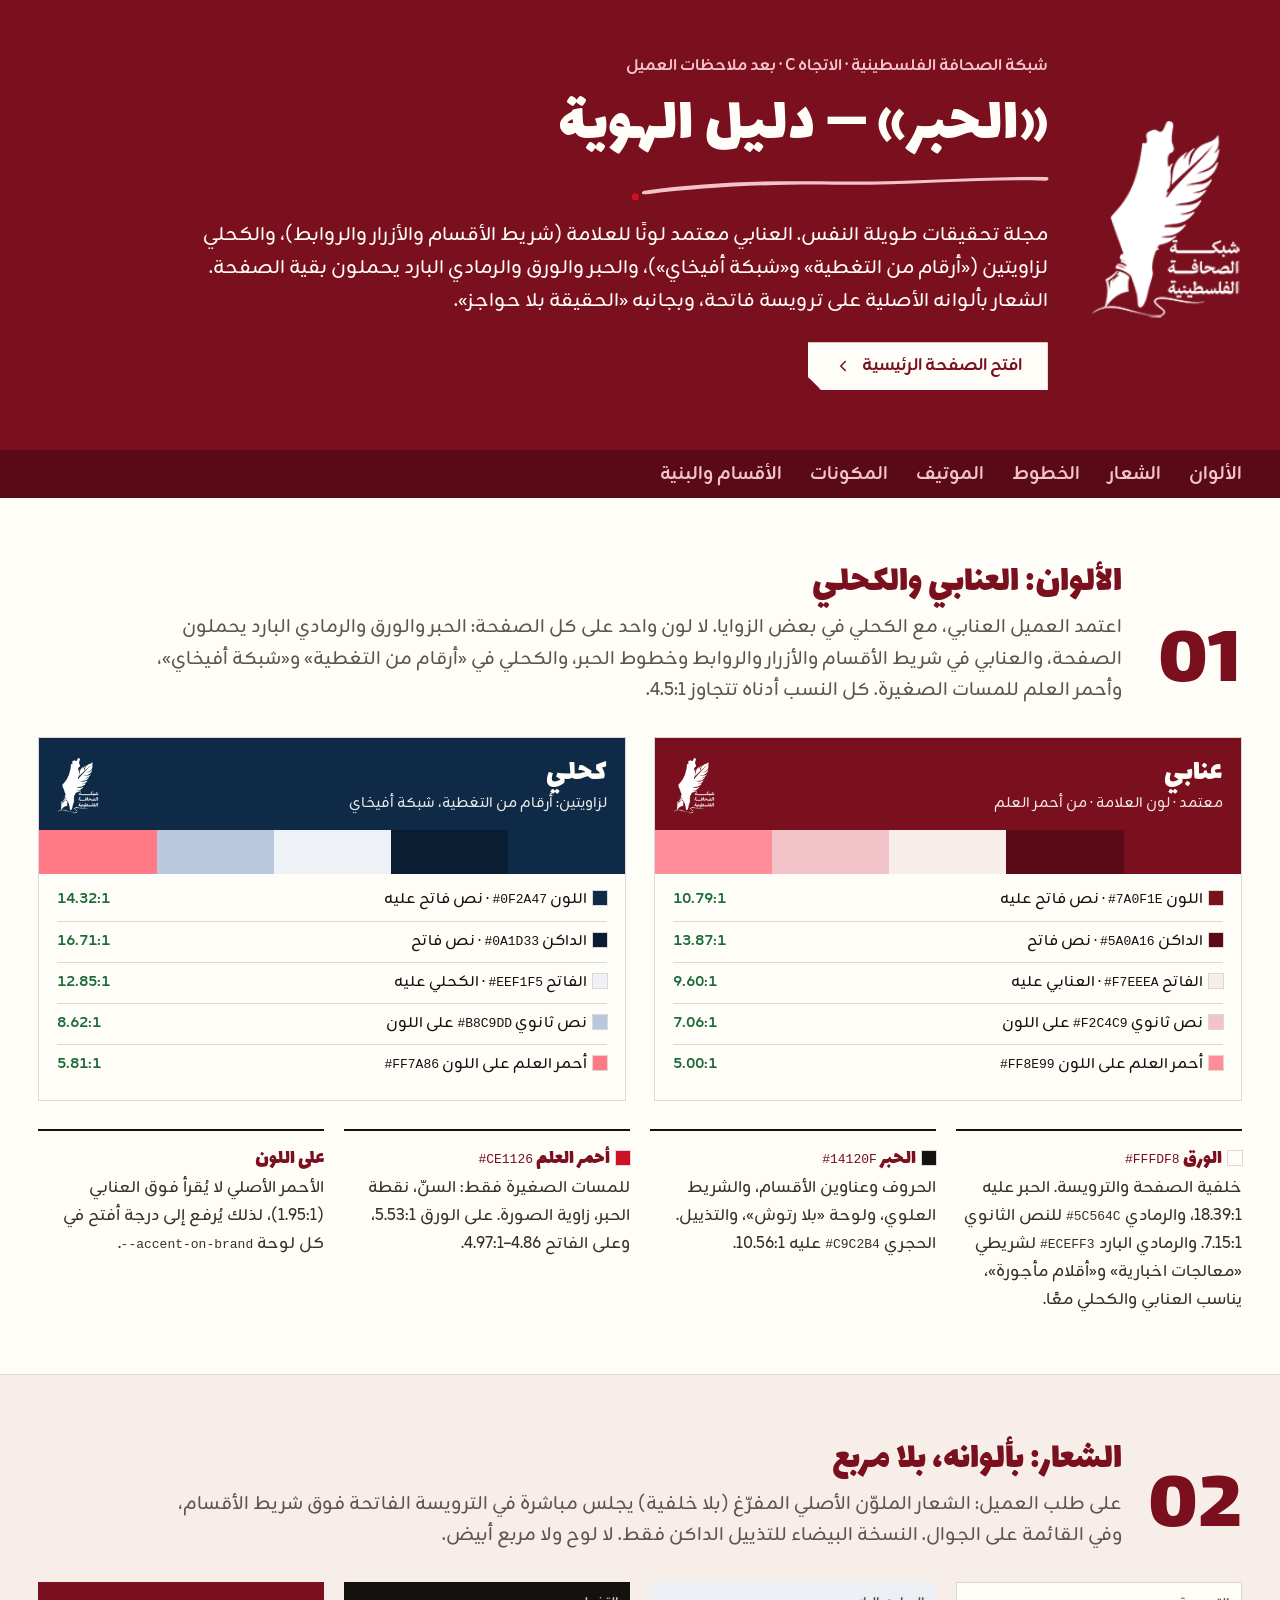
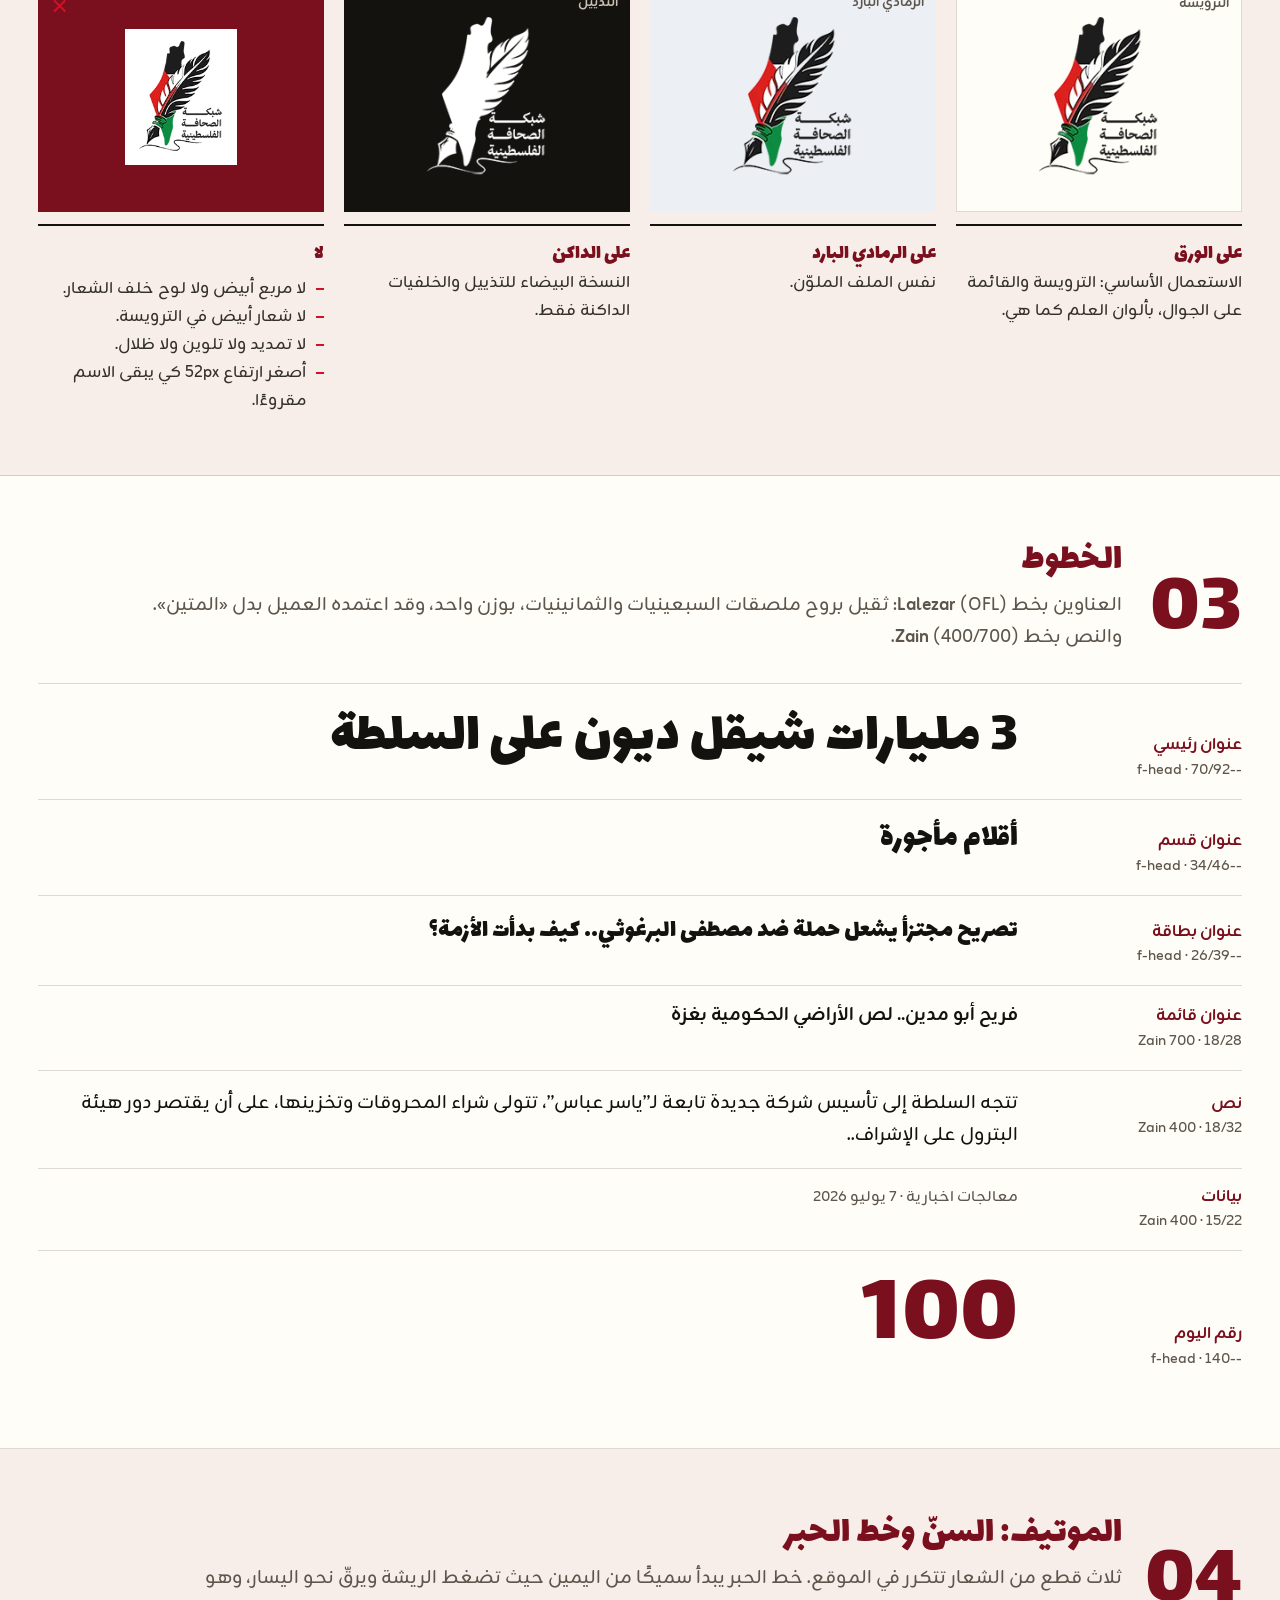
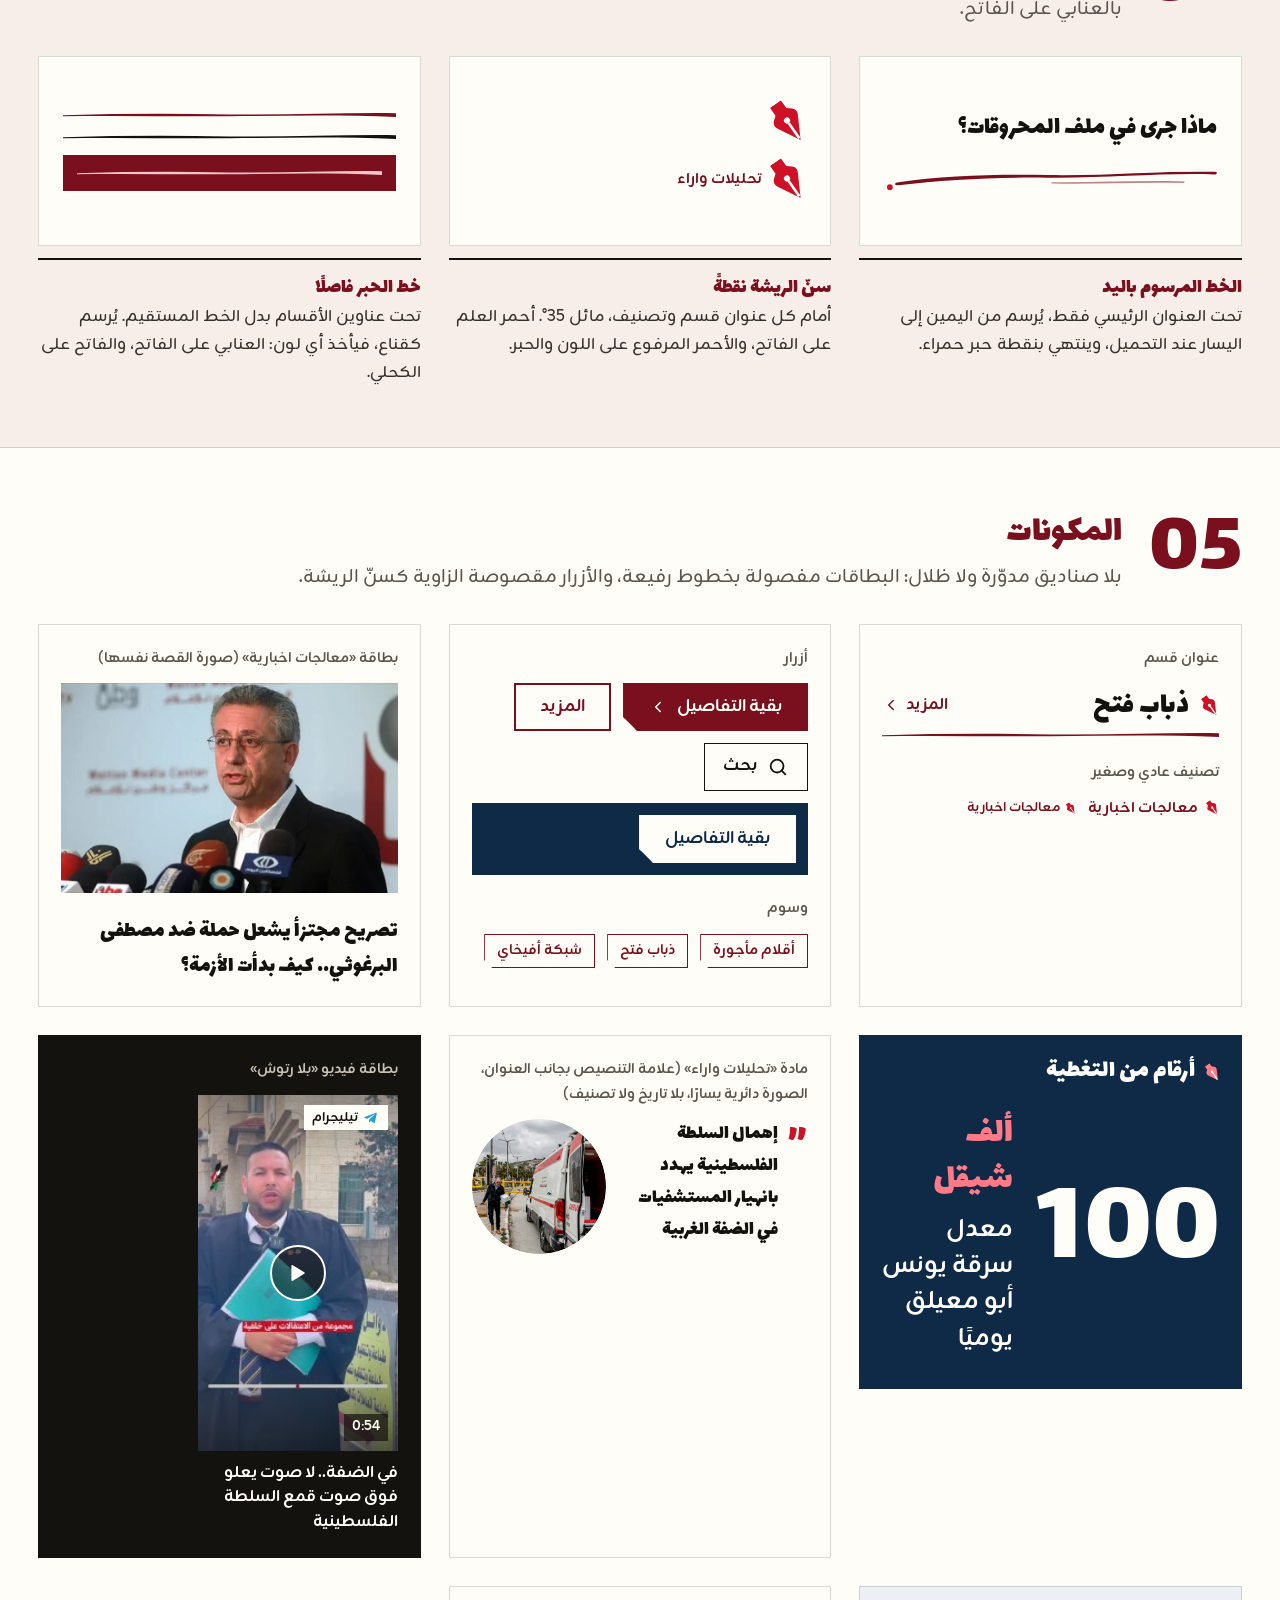
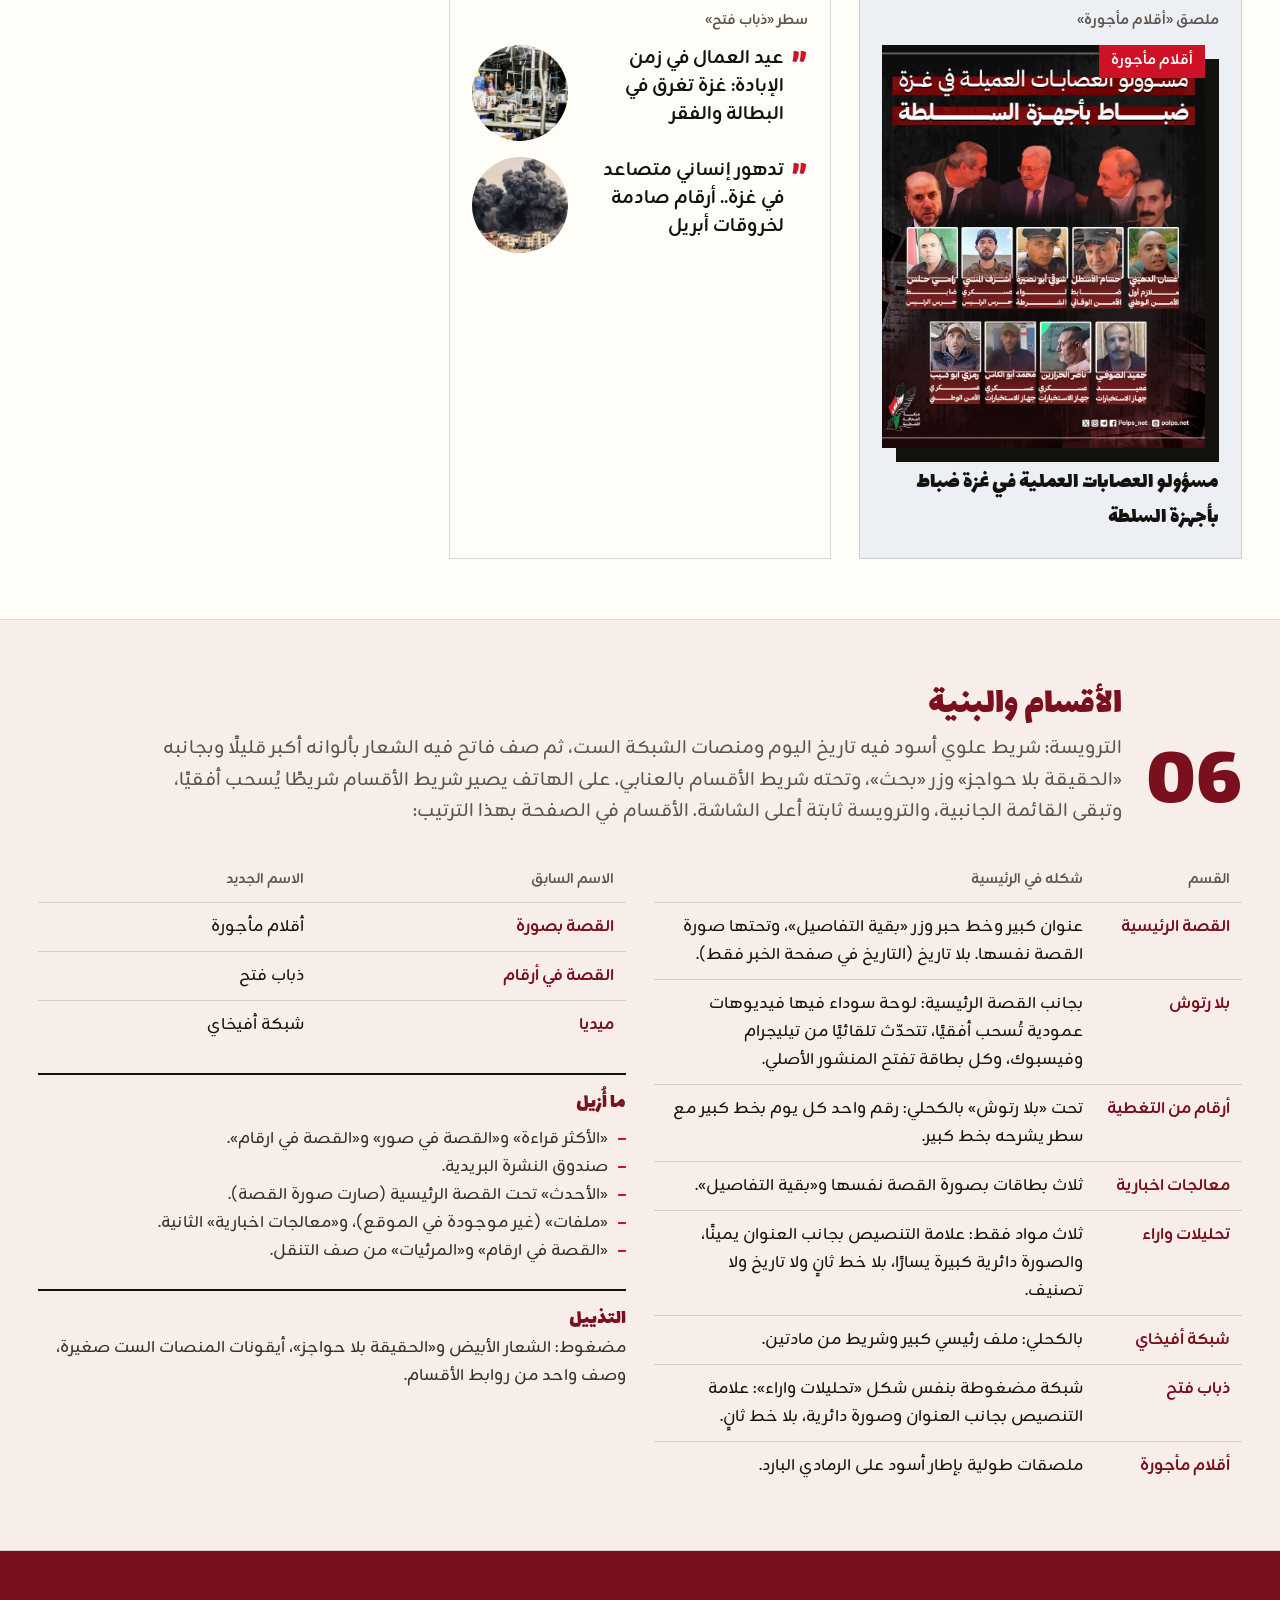
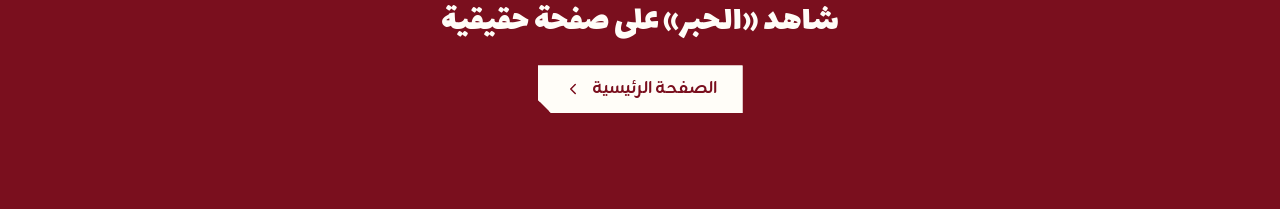
<file: c/index.html>
<!doctype html>
<html lang="ar" dir="rtl">
<head>
<meta charset="utf-8">
<meta name="viewport" content="width=device-width, initial-scale=1">
<title>الحبر — دليل الهوية</title>
<meta name="description" content="دليل هوية الاتجاه C «الحبر» لشبكة الصحافة الفلسطينية بعد ملاحظات العميل: العنابي المعتمد والكحلي، الشعار بألوانه، خط العناوين، الموتيف، المكونات والأقسام الجديدة.">
<meta name="theme-color" content="#7A0F1E">
<link rel="preload" href="../assets/fonts/lalezar/lalezar-arabic.woff2" as="font" type="font/woff2" crossorigin>
<link rel="preload" href="../assets/fonts/zain/zain-400-arabic.woff2" as="font" type="font/woff2" crossorigin>
<link rel="stylesheet" href="style.css">
<script src="main.js"></script>
</head>
<body>
<svg width="0" height="0" style="position:absolute" aria-hidden="true">
  <symbol id="nib" viewBox="0 0 16 20"><path fill="currentColor" d="M8 20 2.3 9.6C1.6 8.4 1.9 6.9 3 6L5 4.4V0h6v4.4L13 6c1.1.9 1.4 2.4.7 3.6Z"/><path d="M8 10.5V19" stroke="#FFFDF8" stroke-width="1.2"/><circle cx="8" cy="9.2" r="1.4" fill="#FFFDF8"/></symbol>
  <symbol id="i-left" viewBox="0 0 24 24"><path d="M15 6l-6 6 6 6"/></symbol>
  <symbol id="i-search" viewBox="0 0 24 24"><circle cx="11" cy="11" r="7"/><path d="m20 20-4-4"/></symbol>
  <symbol id="i-play" viewBox="0 0 24 24"><path fill="currentColor" stroke="none" d="M7 4.5v15a1 1 0 0 0 1.5.86l12.5-7.5a1 1 0 0 0 0-1.72L8.5 3.64A1 1 0 0 0 7 4.5Z"/></symbol>
  <symbol id="i-telegram" viewBox="0 0 24 24"><path d="M21.9 4.3 18.6 19.8c-.2 1.1-.9 1.4-1.8.9l-5-3.7-2.4 2.3c-.3.3-.5.5-1 .5l.4-5.1 9.2-8.3c.4-.4-.1-.6-.6-.2L6 13.4l-4.9-1.5c-1.1-.3-1.1-1.1.2-1.6L20.5 2.9c.9-.3 1.7.2 1.4 1.4Z"/></symbol>
</svg>

<header class="book-hero">
  <div class="wrap book-hero__in">
    <img class="book-hero__logo" src="../assets/img/brand/logo-white.webp" width="150" height="200" alt="شبكة الصحافة الفلسطينية">
    <div>
      <small>شبكة الصحافة الفلسطينية · الاتجاه C · بعد ملاحظات العميل</small>
      <h1>«الحبر» — دليل الهوية</h1>
      <svg class="ink-underline" viewBox="0 0 520 34" aria-hidden="true">
        <g class="stroke"><path fill="currentColor" d="M517 7C440 4 350 13 255 12 170 11 95 15 22 24c-5 1-7-3-2-4.5C95 9 172 6.5 256 8c94 1.5 184-7 262-5.5 4 .1 4 4.5-1 4.5Z"/></g>
        <circle class="drop" cx="9" cy="27" r="4.5"/>
      </svg>
      <p>مجلة تحقيقات طويلة النفس. العنابي معتمد لونًا للعلامة (شريط الأقسام والأزرار والروابط)، والكحلي لزاويتين («أرقام من التغطية» و«شبكة أفيخاي»)، والحبر والورق والرمادي البارد يحملون بقية الصفحة. الشعار بألوانه الأصلية على ترويسة فاتحة، وبجانبه «الحقيقة بلا حواجز».</p>
      <a class="btn btn--light" href="home.html">افتح الصفحة الرئيسية <svg class="ico"><use href="#i-left"/></svg></a>
    </div>
  </div>
</header>
<nav class="book-toc" aria-label="فصول الدليل">
  <div class="wrap"><ul>
    <li><a href="#colour">الألوان</a></li>
    <li><a href="#logo">الشعار</a></li>
    <li><a href="#type">الخطوط</a></li>
    <li><a href="#motif">الموتيف</a></li>
    <li><a href="#components">المكونات</a></li>
    <li><a href="#structure">الأقسام والبنية</a></li>
  </ul></div>
</nav>

<main>
  <!-- 01 colour -->
  <section class="chap" id="colour">
    <div class="wrap">
      <div class="chap__head">
        <span class="chap__num" aria-hidden="true">01</span>
        <div><h2>الألوان: العنابي والكحلي</h2><p>اعتمد العميل العنابي، مع الكحلي في بعض الزوايا. لا لون واحد على كل الصفحة: الحبر والورق والرمادي البارد يحملون الصفحة، والعنابي في شريط الأقسام والأزرار والروابط وخطوط الحبر، والكحلي في «أرقام من التغطية» و«شبكة أفيخاي»، وأحمر العلم للمسات الصغيرة. كل النسب أدناه تتجاوز 4.5:1.</p></div>
      </div>
      <div class="grid-2">
        <div class="pal">
          <div class="pal__head" style="background:#7A0F1E"><div><h3>عنابي</h3><small>معتمد · لون العلامة · من أحمر العلم</small></div><img src="../assets/img/brand/logo-white.webp" width="42" height="56" alt=""></div>
          <div class="pal__chips" aria-hidden="true"><span style="background:#7A0F1E"></span><span style="background:#5A0A16"></span><span style="background:#F7EEEA"></span><span style="background:#F2C4C9"></span><span style="background:#FF8E99"></span></div>
          <div class="pal__rows">
            <div class="ratio"><span><i class="sw" style="background:#7A0F1E"></i>اللون <code>#7A0F1E</code> · نص فاتح عليه</span><b>10.79:1</b></div>
            <div class="ratio"><span><i class="sw" style="background:#5A0A16"></i>الداكن <code>#5A0A16</code> · نص فاتح</span><b>13.87:1</b></div>
            <div class="ratio"><span><i class="sw" style="background:#F7EEEA"></i>الفاتح <code>#F7EEEA</code> · العنابي عليه</span><b>9.60:1</b></div>
            <div class="ratio"><span><i class="sw" style="background:#F2C4C9"></i>نص ثانوي <code>#F2C4C9</code> على اللون</span><b>7.06:1</b></div>
            <div class="ratio"><span><i class="sw" style="background:#FF8E99"></i>أحمر العلم على اللون <code>#FF8E99</code></span><b>5.00:1</b></div>
          </div>
        </div>
        <div class="pal">
          <div class="pal__head" style="background:#0F2A47"><div><h3>كحلي</h3><small>لزاويتين: أرقام من التغطية، شبكة أفيخاي</small></div><img src="../assets/img/brand/logo-white.webp" width="42" height="56" alt=""></div>
          <div class="pal__chips" aria-hidden="true"><span style="background:#0F2A47"></span><span style="background:#0A1D33"></span><span style="background:#EEF1F5"></span><span style="background:#B8C9DD"></span><span style="background:#FF7A86"></span></div>
          <div class="pal__rows">
            <div class="ratio"><span><i class="sw" style="background:#0F2A47"></i>اللون <code>#0F2A47</code> · نص فاتح عليه</span><b>14.32:1</b></div>
            <div class="ratio"><span><i class="sw" style="background:#0A1D33"></i>الداكن <code>#0A1D33</code> · نص فاتح</span><b>16.71:1</b></div>
            <div class="ratio"><span><i class="sw" style="background:#EEF1F5"></i>الفاتح <code>#EEF1F5</code> · الكحلي عليه</span><b>12.85:1</b></div>
            <div class="ratio"><span><i class="sw" style="background:#B8C9DD"></i>نص ثانوي <code>#B8C9DD</code> على اللون</span><b>8.62:1</b></div>
            <div class="ratio"><span><i class="sw" style="background:#FF7A86"></i>أحمر العلم على اللون <code>#FF7A86</code></span><b>5.81:1</b></div>
          </div>
        </div>
      </div>
      <div class="grid-4" style="margin-top:28px">
        <div class="spec"><h3><i class="sw" style="background:#FFFDF8"></i>الورق <span class="hex">#FFFDF8</span></h3><p>خلفية الصفحة والترويسة. الحبر عليه 18.39:1، والرمادي <span class="hex">#5C564C</span> للنص الثانوي 7.15:1. والرمادي البارد <span class="hex">#ECEFF3</span> لشريطي «معالجات اخبارية» و«أقلام مأجورة»، يناسب العنابي والكحلي معًا.</p></div>
        <div class="spec"><h3><i class="sw" style="background:#14120F"></i>الحبر <span class="hex">#14120F</span></h3><p>الحروف وعناوين الأقسام، والشريط العلوي، ولوحة «بلا رتوش»، والتذييل. الحجري <span class="hex">#C9C2B4</span> عليه 10.56:1.</p></div>
        <div class="spec"><h3><i class="sw" style="background:#CE1126"></i>أحمر العلم <span class="hex">#CE1126</span></h3><p>للمسات الصغيرة فقط: السنّ، نقطة الحبر، زاوية الصورة. على الورق 5.53:1، وعلى الفاتح 4.86–4.97:1.</p></div>
        <div class="spec"><h3>على اللون</h3><p>الأحمر الأصلي لا يُقرأ فوق العنابي (1.95:1)، لذلك يُرفع إلى درجة أفتح في كل لوحة <span class="hex">--accent-on-brand</span>.</p></div>
      </div>
    </div>
  </section>

  <!-- 02 logo -->
  <section class="chap chap--tint" id="logo">
    <div class="wrap">
      <div class="chap__head">
        <span class="chap__num" aria-hidden="true">02</span>
        <div><h2>الشعار: بألوانه، بلا مربع</h2><p>على طلب العميل: الشعار الملوّن الأصلي المفرّغ (بلا خلفية) يجلس مباشرة في الترويسة الفاتحة فوق شريط الأقسام، وفي القائمة على الجوال. النسخة البيضاء للتذييل الداكن فقط. لا لوح ولا مربع أبيض.</p></div>
      </div>
      <div class="grid-4">
        <div>
          <div class="stage stage--paper"><span class="stage__name" style="color:#5C564C">الترويسة</span><img src="../assets/img/brand/logo.webp" width="120" height="160" alt="الشعار الملوّن على الورق"></div>
          <div class="spec"><h3>على الورق</h3><p>الاستعمال الأساسي: الترويسة والقائمة على الجوال، بألوان العلم كما هي.</p></div>
        </div>
        <div>
          <div class="stage" style="background:#ECEFF3"><span class="stage__name" style="color:#5C564C">الرمادي البارد</span><img src="../assets/img/brand/logo.webp" width="120" height="160" alt="الشعار الملوّن على الرمادي البارد"></div>
          <div class="spec"><h3>على الرمادي البارد</h3><p>نفس الملف الملوّن.</p></div>
        </div>
        <div>
          <div class="stage" style="background:#14120F"><span class="stage__name" style="color:#C9C2B4">التذييل</span><img src="../assets/img/brand/logo-white.webp" width="120" height="160" alt="الشعار الأبيض على الحبر"></div>
          <div class="spec"><h3>على الداكن</h3><p>النسخة البيضاء للتذييل والخلفيات الداكنة فقط.</p></div>
        </div>
        <div>
          <div class="stage stage--dont" style="background:#7A0F1E"><span class="plate-demo"><img src="../assets/img/brand/logo.webp" width="84" height="112" alt="استعمال خاطئ: الشعار داخل مربع أبيض"></span></div>
          <div class="spec"><h3>لا</h3><ul><li>لا مربع أبيض ولا لوح خلف الشعار.</li><li>لا شعار أبيض في الترويسة.</li><li>لا تمديد ولا تلوين ولا ظلال.</li><li>أصغر ارتفاع 52px كي يبقى الاسم مقروءًا.</li></ul></div>
        </div>
      </div>
    </div>
  </section>

  <!-- 03 type -->
  <section class="chap" id="type">
    <div class="wrap">
      <div class="chap__head">
        <span class="chap__num" aria-hidden="true">03</span>
        <div><h2>الخطوط</h2><p>العناوين بخط <b>Lalezar</b> (OFL): ثقيل بروح ملصقات السبعينيات والثمانينيات، بوزن واحد، وقد اعتمده العميل بدل «المتين». والنص بخط <b>Zain</b> (400/700).</p></div>
      </div>
      <div class="typerow"><div class="typerow__meta"><b>عنوان رئيسي</b>--f-head · 70/92</div><p class="t-display">3 مليارات شيقل ديون على السلطة</p></div>
      <div class="typerow"><div class="typerow__meta"><b>عنوان قسم</b>--f-head · 34/46</div><p class="t-h1">أقلام مأجورة</p></div>
      <div class="typerow"><div class="typerow__meta"><b>عنوان بطاقة</b>--f-head · 26/39</div><p class="t-h2">تصريح مجتزأ يشعل حملة ضد مصطفى البرغوثي.. كيف بدأت الأزمة؟</p></div>
      <div class="typerow"><div class="typerow__meta"><b>عنوان قائمة</b>Zain 700 · 18/28</div><p class="t-h3">فريح أبو مدين.. لص الأراضي الحكومية بغزة</p></div>
      <div class="typerow"><div class="typerow__meta"><b>نص</b>Zain 400 · 18/32</div><p class="t-body">تتجه السلطة إلى تأسيس شركة جديدة تابعة لـ”ياسر عباس”، تتولى شراء المحروقات وتخزينها، على أن يقتصر دور هيئة البترول على الإشراف..</p></div>
      <div class="typerow"><div class="typerow__meta"><b>بيانات</b>Zain 400 · 15/22</div><p class="t-small">معالجات اخبارية · 7 يوليو 2026</p></div>
      <div class="typerow"><div class="typerow__meta"><b>رقم اليوم</b>--f-head · 140</div><p class="t-fig">100</p></div>
    </div>
  </section>

  <!-- 04 motif -->
  <section class="chap chap--tint" id="motif">
    <div class="wrap">
      <div class="chap__head">
        <span class="chap__num" aria-hidden="true">04</span>
        <div><h2>الموتيف: السنّ وخط الحبر</h2><p>ثلاث قطع من الشعار تتكرر في الموقع. خط الحبر يبدأ سميكًا من اليمين حيث تضغط الريشة ويرقّ نحو اليسار، وهو بالعنابي على الفاتح.</p></div>
      </div>
      <div class="grid-3">
        <div>
          <div class="motif-box">
            <p class="t-h2">ماذا جرى في ملف المحروقات؟</p>
            <svg class="ink-underline" viewBox="0 0 520 34" aria-hidden="true">
              <g class="stroke"><path fill="currentColor" d="M517 7C440 4 350 13 255 12 170 11 95 15 22 24c-5 1-7-3-2-4.5C95 9 172 6.5 256 8c94 1.5 184-7 262-5.5 4 .1 4 4.5-1 4.5Z"/><path fill="currentColor" opacity=".5" d="M470 18c-70-2.5-140 2-208 1v2c68 1.5 138-2.5 208-.5Z"/></g>
              <circle class="drop" cx="9" cy="27" r="4.5"/>
            </svg>
          </div>
          <div class="spec"><h3>الخط المرسوم باليد</h3><p>تحت العنوان الرئيسي فقط، يُرسم من اليمين إلى اليسار عند التحميل، وينتهي بنقطة حبر حمراء.</p></div>
        </div>
        <div>
          <div class="motif-box" style="align-items:flex-start">
            <svg class="nib" aria-hidden="true"><use href="#nib"/></svg>
            <span class="kicker"><svg class="nib"><use href="#nib"/></svg>تحليلات واراء</span>
          </div>
          <div class="spec"><h3>سنّ الريشة نقطةً</h3><p>أمام كل عنوان قسم وتصنيف، مائل 35°. أحمر العلم على الفاتح، والأحمر المرفوع على اللون والحبر.</p></div>
        </div>
        <div>
          <div class="motif-box">
            <hr class="ink-rule">
            <hr class="ink-rule" style="background:var(--ink)">
            <div style="background:var(--brand);padding:14px"><hr class="ink-rule ink-rule--light"></div>
          </div>
          <div class="spec"><h3>خط الحبر فاصلًا</h3><p>تحت عناوين الأقسام بدل الخط المستقيم. يُرسم كقناع، فيأخذ أي لون: العنابي على الفاتح، والفاتح على الكحلي.</p></div>
        </div>
      </div>
    </div>
  </section>

  <!-- 05 components -->
  <section class="chap" id="components">
    <div class="wrap">
      <div class="chap__head">
        <span class="chap__num" aria-hidden="true">05</span>
        <div><h2>المكونات</h2><p>بلا صناديق مدوّرة ولا ظلال: البطاقات مفصولة بخطوط رفيعة، والأزرار مقصوصة الزاوية كسنّ الريشة.</p></div>
      </div>
      <div class="grid-3">
        <div class="comp">
          <small>عنوان قسم</small>
          <div class="shead" style="margin:0">
            <h2 class="shead__title"><svg class="nib"><use href="#nib"/></svg>ذباب فتح</h2>
            <a class="shead__more" href="home.html#flies">المزيد <svg class="ico"><use href="#i-left"/></svg></a>
            <hr class="ink-rule">
          </div>
          <small style="margin-top:22px">تصنيف عادي وصغير</small>
          <div class="row-wrap"><span class="kicker"><svg class="nib"><use href="#nib"/></svg>معالجات اخبارية</span><span class="kicker kicker--sm"><svg class="nib"><use href="#nib"/></svg>معالجات اخبارية</span></div>
        </div>
        <div class="comp">
          <small>أزرار</small>
          <div class="row-wrap">
            <a class="btn" href="home.html">بقية التفاصيل <svg class="ico"><use href="#i-left"/></svg></a>
            <a class="btn btn--ghost" href="home.html">المزيد</a>
          </div>
          <div class="row-wrap" style="margin-top:12px">
            <button class="searchbtn" type="button"><svg class="ico"><use href="#i-search"/></svg>بحث</button>
          </div>
          <div class="row-wrap" style="margin-top:12px;background:var(--navy);padding:12px">
            <a class="btn btn--light" href="home.html" style="color:var(--navy)">بقية التفاصيل</a>
          </div>
          <small style="margin-top:22px">وسوم</small>
          <div class="row-wrap"><span class="tag">أقلام مأجورة</span><span class="tag">ذباب فتح</span><span class="tag">شبكة أفيخاي</span></div>
        </div>
        <div class="comp">
          <small>بطاقة «معالجات اخبارية» (صورة القصة نفسها)</small>
          <article class="file" style="padding:0;border:0">
            <a class="file__img" href="home.html" tabindex="-1" aria-hidden="true"><img src="../assets/img/news/file_6a4cde5111304.webp" width="863" height="486" alt="" loading="lazy"></a>
            <h3><a href="home.html">تصريح مجتزأ يشعل حملة ضد مصطفى البرغوثي.. كيف بدأت الأزمة؟</a></h3>
          </article>
        </div>
        <div class="comp" style="padding:0;border:0">
          <section class="figcard" aria-label="مثال: أرقام من التغطية">
            <div class="figcard__top">
              <p class="figcard__head"><svg class="nib"><use href="#nib"/></svg>أرقام من التغطية</p>
            </div>
            <div class="figcard__item">
              <p class="figcard__value">100</p>
              <div><p class="figcard__unit">ألف شيقل</p><p class="figcard__caption"><a href="home.html">معدل سرقة يونس أبو معيلق يوميًا</a></p></div>
            </div>
          </section>
        </div>
        <div class="comp">
          <small>مادة «تحليلات واراء» (علامة التنصيص بجانب العنوان، الصورة دائرية يسارًا، بلا تاريخ ولا تصنيف)</small>
          <article class="quote">
            <div class="quote__body"><span class="qmark" aria-hidden="true">”</span><h3><a href="home.html">إهمال السلطة الفلسطينية يهدد بانهيار المستشفيات في الضفة الغربية</a></h3></div>
            <a class="quote__img" href="home.html" tabindex="-1" aria-hidden="true"><img src="../assets/img/news/mstshfyat.webp" width="150" height="150" alt="" loading="lazy"></a>
          </article>
        </div>
        <div class="comp" style="background:var(--ink);border-color:var(--ink);color:var(--paper)">
          <small style="color:var(--stone)">بطاقة فيديو «بلا رتوش»</small>
          <article class="vcard" style="max-width:200px"><a href="https://t.me/Palps_net/12420" target="_blank" rel="noopener">
            <div class="vcard__media"><img src="../assets/img/trending/tg-12420.jpg" width="180" height="320" alt="" loading="lazy"><span class="vcard__src"><svg class="ico ico--fill"><use href="#i-telegram"/></svg>تيليجرام</span><span class="vcard__play" aria-hidden="true"><svg class="ico"><use href="#i-play"/></svg></span><span class="vcard__dur" dir="ltr">0:54</span></div>
            <h3 class="t-sm">في الضفة.. لا صوت يعلو فوق صوت قمع السلطة الفلسطينية</h3>
          </a></article>
        </div>
        <div class="comp" style="background:var(--tint)">
          <small>ملصق «أقلام مأجورة»</small>
          <article class="poster"><a href="home.html#paid">
            <div class="poster__img"><img src="../assets/img/news/photo-2026-01-13-13-33-02.jpg" width="1080" height="1080" alt="" loading="lazy"><span class="poster__tag">أقلام مأجورة</span></div>
            <h3>مسؤولو العصابات العملية في غزة ضباط بأجهزة السلطة</h3>
          </a></article>
        </div>
        <div class="comp">
          <small>سطر «ذباب فتح»</small>
          <ul class="flies" style="grid-template-columns:1fr">
            <li><a href="home.html#flies"><div class="flies__body"><span class="qmark" aria-hidden="true">”</span><h3 class="t-sm">عيد العمال في زمن الإبادة: غزة تغرق في البطالة والفقر</h3></div><img src="../assets/img/news/alaml-scaled.jpg" width="96" height="96" alt="" loading="lazy"></a></li>
            <li><a href="home.html#flies"><div class="flies__body"><span class="qmark" aria-hidden="true">”</span><h3 class="t-sm">تدهور إنساني متصاعد في غزة.. أرقام صادمة لخروقات أبريل</h3></div><img src="../assets/img/news/ghzh-7.jpg" width="96" height="96" alt="" loading="lazy"></a></li>
          </ul>
        </div>
      </div>
    </div>
  </section>

  <!-- 06 structure -->
  <section class="chap chap--tint" id="structure">
    <div class="wrap">
      <div class="chap__head">
        <span class="chap__num" aria-hidden="true">06</span>
        <div><h2>الأقسام والبنية</h2><p>الترويسة: شريط علوي أسود فيه تاريخ اليوم ومنصات الشبكة الست، ثم صف فاتح فيه الشعار بألوانه أكبر قليلًا وبجانبه «الحقيقة بلا حواجز» وزر «بحث»، وتحته شريط الأقسام بالعنابي. على الهاتف يصير شريط الأقسام شريطًا يُسحب أفقيًا، وتبقى القائمة الجانبية، والترويسة ثابتة أعلى الشاشة. الأقسام في الصفحة بهذا الترتيب:</p></div>
      </div>
      <div class="grid-2">
        <table class="map-table">
          <thead><tr><th>القسم</th><th>شكله في الرئيسية</th></tr></thead>
          <tbody>
            <tr><td>القصة الرئيسية</td><td>عنوان كبير وخط حبر وزر «بقية التفاصيل»، وتحتها صورة القصة نفسها. بلا تاريخ (التاريخ في صفحة الخبر فقط).</td></tr>
            <tr><td>بلا رتوش</td><td>بجانب القصة الرئيسية: لوحة سوداء فيها فيديوهات عمودية تُسحب أفقيًا، تتحدّث تلقائيًا من تيليجرام وفيسبوك، وكل بطاقة تفتح المنشور الأصلي.</td></tr>
            <tr><td>أرقام من التغطية</td><td>تحت «بلا رتوش» بالكحلي: رقم واحد كل يوم بخط كبير مع سطر يشرحه بخط كبير.</td></tr>
            <tr><td>معالجات اخبارية</td><td>ثلاث بطاقات بصورة القصة نفسها و«بقية التفاصيل».</td></tr>
            <tr><td>تحليلات واراء</td><td>ثلاث مواد فقط: علامة التنصيص بجانب العنوان يمينًا، والصورة دائرية كبيرة يسارًا، بلا خط ثانٍ ولا تاريخ ولا تصنيف.</td></tr>
            <tr><td>شبكة أفيخاي</td><td>بالكحلي: ملف رئيسي كبير وشريط من مادتين.</td></tr>
            <tr><td>ذباب فتح</td><td>شبكة مضغوطة بنفس شكل «تحليلات واراء»: علامة التنصيص بجانب العنوان وصورة دائرية، بلا خط ثانٍ.</td></tr>
            <tr><td>أقلام مأجورة</td><td>ملصقات طولية بإطار أسود على الرمادي البارد.</td></tr>
          </tbody>
        </table>
        <div>
          <table class="map-table">
            <thead><tr><th>الاسم السابق</th><th>الاسم الجديد</th></tr></thead>
            <tbody>
              <tr><td>القصة بصورة</td><td>أقلام مأجورة</td></tr>
              <tr><td>القصة في أرقام</td><td>ذباب فتح</td></tr>
              <tr><td>ميديا</td><td>شبكة أفيخاي</td></tr>
            </tbody>
          </table>
          <div class="spec" style="margin-top:24px"><h3>ما أُزيل</h3><ul><li>«الأكثر قراءة» و«القصة في صور» و«القصة في ارقام».</li><li>صندوق النشرة البريدية.</li><li>«الأحدث» تحت القصة الرئيسية (صارت صورة القصة).</li><li>«ملفات» (غير موجودة في الموقع)، و«معالجات اخبارية» الثانية.</li><li>«القصة في ارقام» و«المرئيات» من صف التنقل.</li></ul></div>
          <div class="spec" style="margin-top:24px"><h3>التذييل</h3><p>مضغوط: الشعار الأبيض و«الحقيقة بلا حواجز»، أيقونات المنصات الست صغيرة، وصف واحد من روابط الأقسام.</p></div>
        </div>
      </div>
    </div>
  </section>
</main>

<footer class="book-end">
  <div class="wrap">
    <h2>شاهد «الحبر» على صفحة حقيقية</h2>
    <a class="btn btn--light" href="home.html">الصفحة الرئيسية <svg class="ico"><use href="#i-left"/></svg></a>
  </div>
</footer>
</body>
</html>
</file>
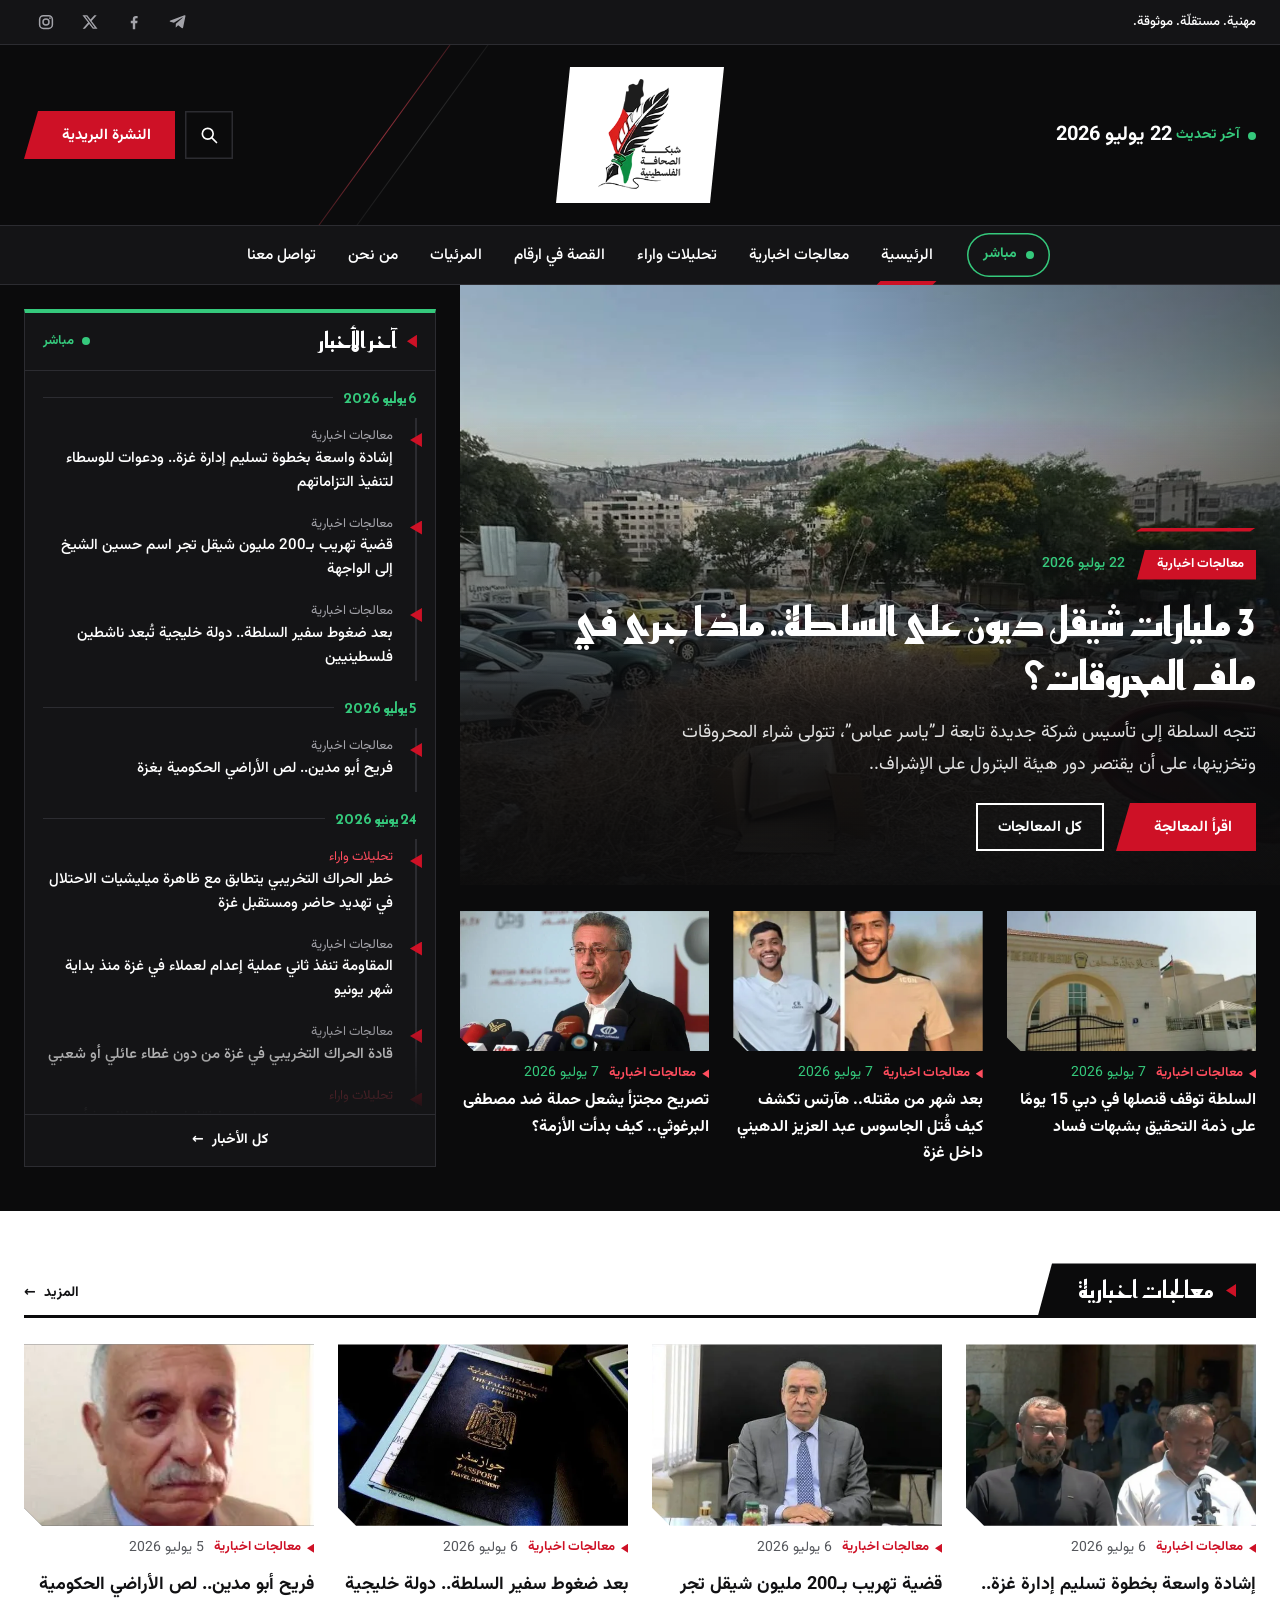
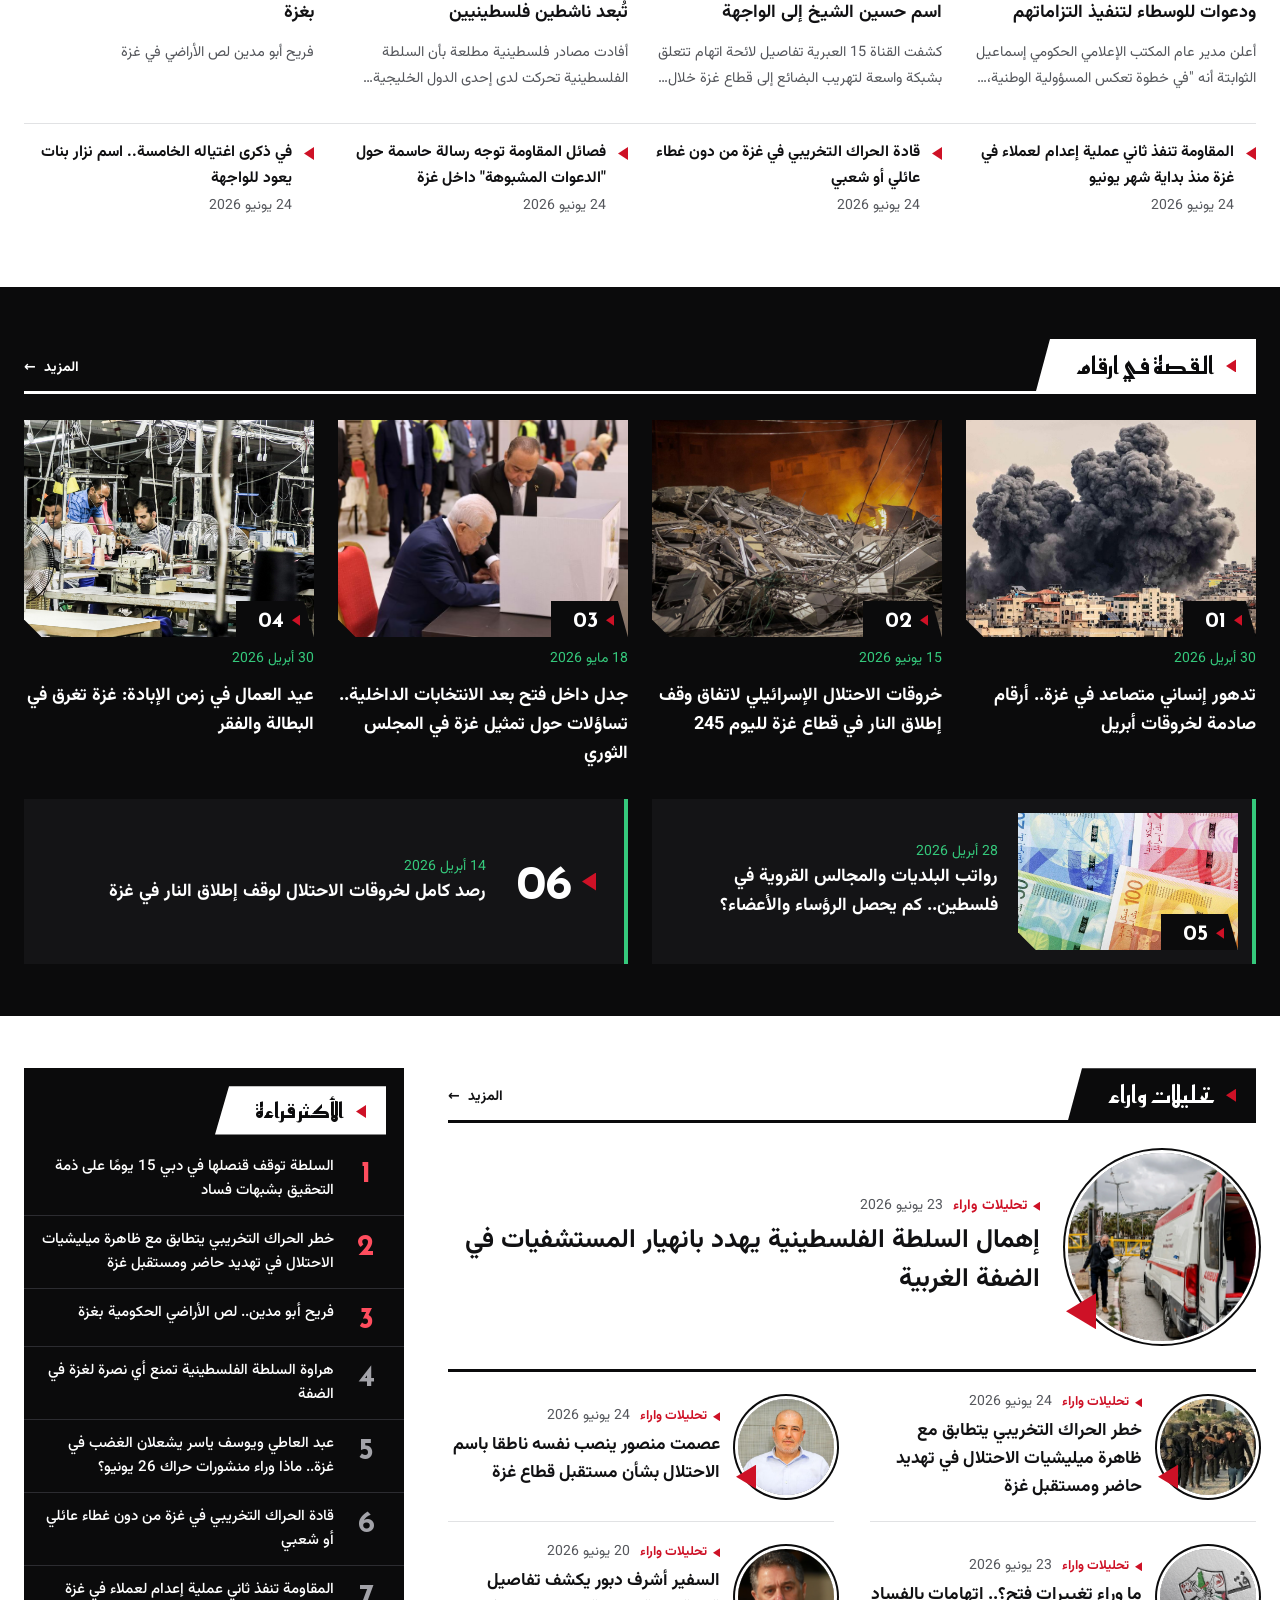
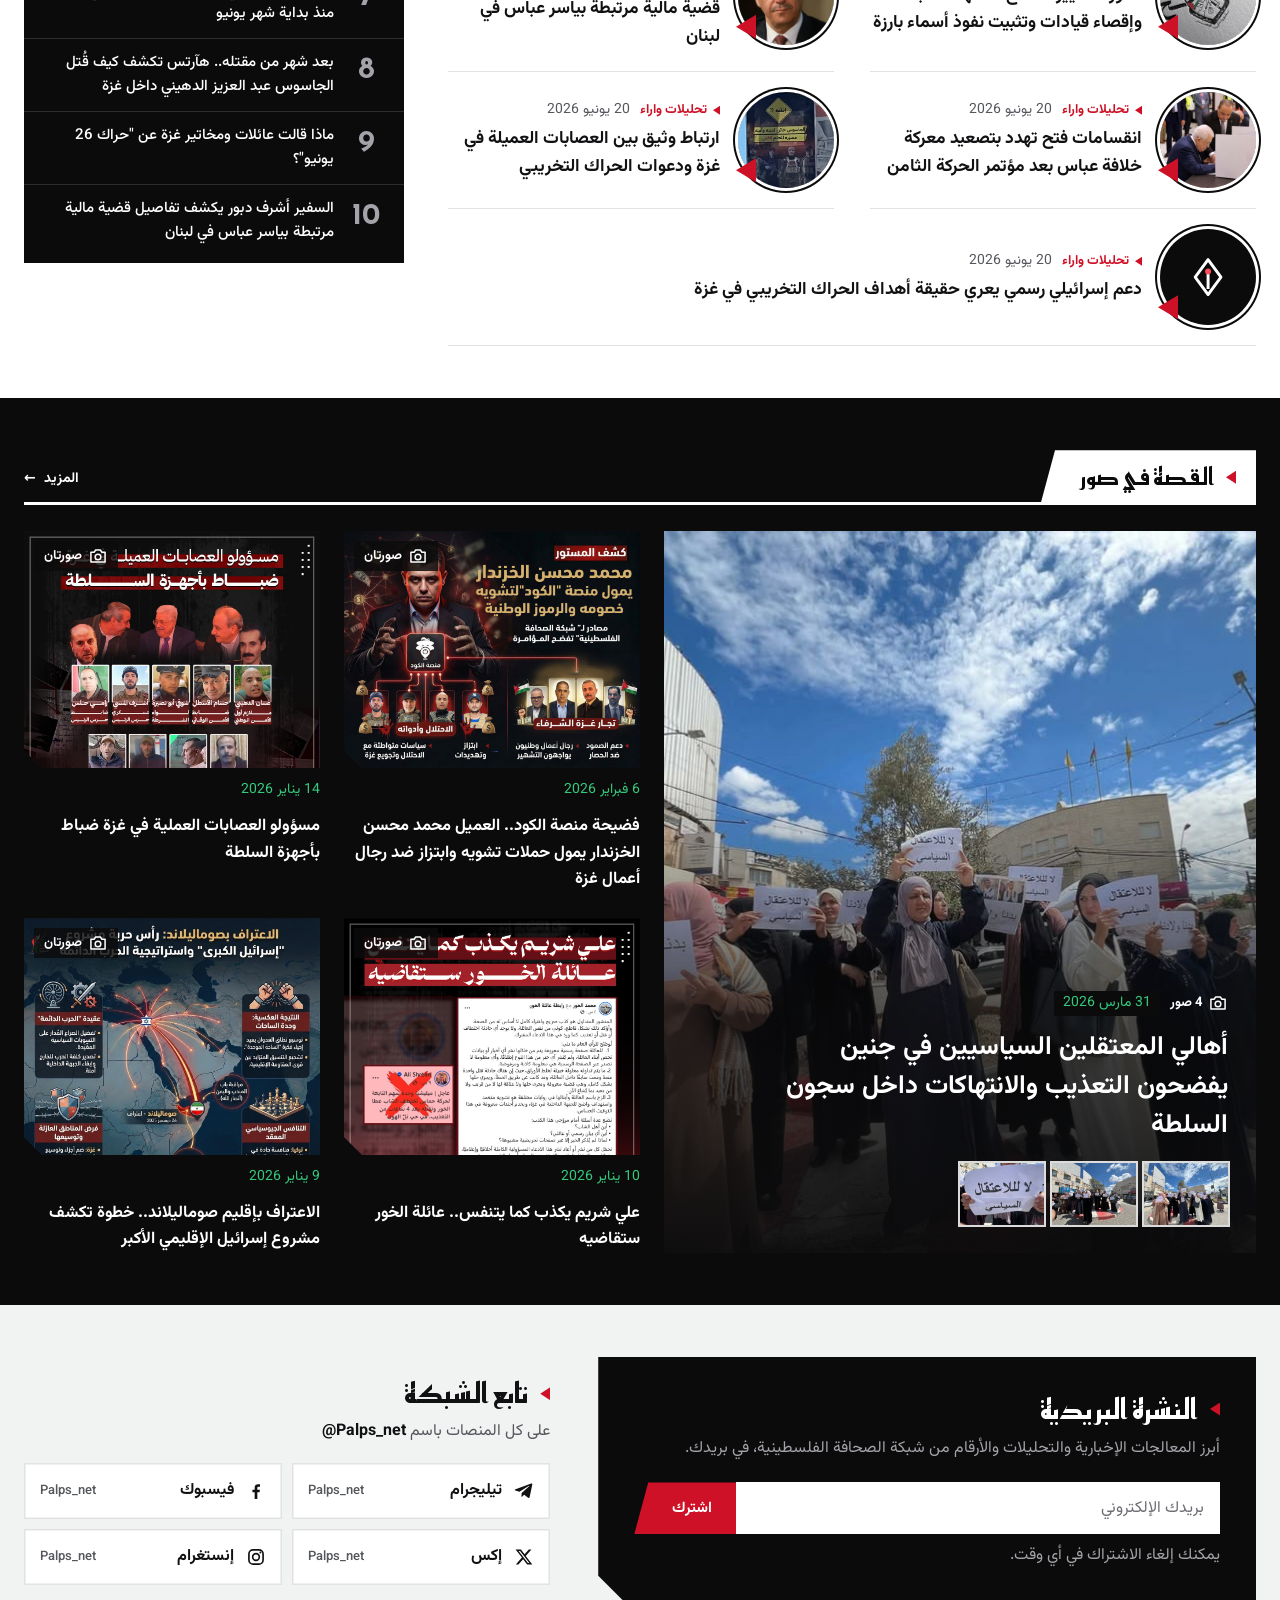
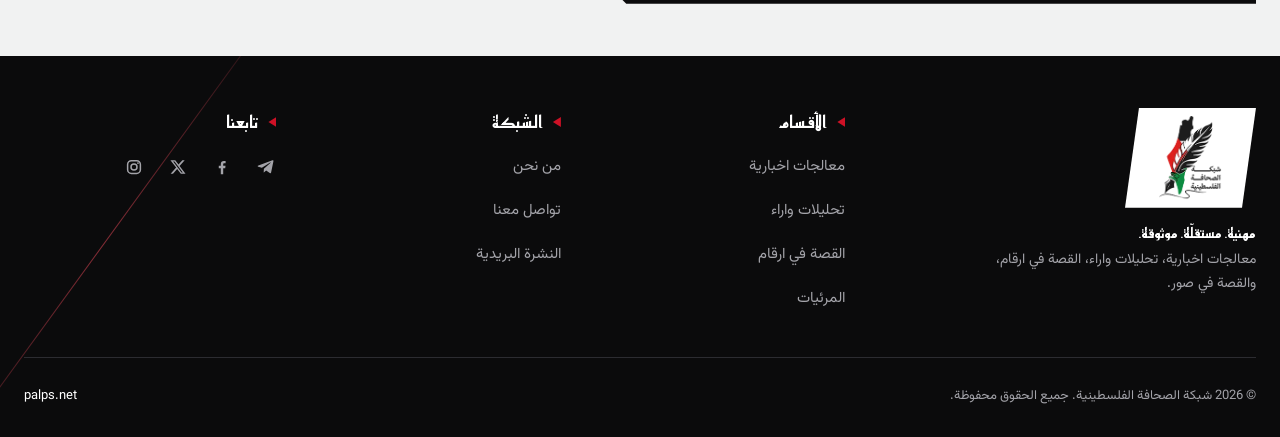
<file: a/home.html>
<!doctype html>
<html lang="ar" dir="rtl">
<head>
<meta charset="utf-8">
<meta name="viewport" content="width=device-width, initial-scale=1">
<title>شبكة الصحافة الفلسطينية — الرئيسية (الاتجاه A «الريشة»)</title>
<meta name="description" content="شبكة الصحافة الفلسطينية: معالجات اخبارية، تحليلات واراء، القصة في ارقام، القصة في صور. مهنية. مستقلّة. موثوقة.">
<meta name="theme-color" content="#0B0B0C">
<link rel="preload" href="../assets/fonts/reem-kufi/reem-kufi-arabic.woff2" as="font" type="font/woff2" crossorigin>
<link rel="preload" href="../assets/fonts/vazirmatn/vazirmatn-arabic.woff2" as="font" type="font/woff2" crossorigin>
<link rel="stylesheet" href="style.css">
</head>
<body>
<svg width="0" height="0" style="position:absolute" aria-hidden="true">
  <symbol id="i-search" viewBox="0 0 24 24"><circle cx="10.5" cy="10.5" r="6.5" fill="none" stroke="currentColor" stroke-width="2"/><path d="M15.5 15.5 21 21" stroke="currentColor" stroke-width="2" stroke-linecap="round"/></symbol>
  <symbol id="i-menu" viewBox="0 0 24 24"><path d="M3 6h18M3 12h18M3 18h12" stroke="currentColor" stroke-width="2" stroke-linecap="round" fill="none"/></symbol>
  <symbol id="i-close" viewBox="0 0 24 24"><path d="M5 5l14 14M19 5 5 19" stroke="currentColor" stroke-width="2" stroke-linecap="round" fill="none"/></symbol>
  <symbol id="i-x" viewBox="0 0 24 24"><path fill="currentColor" d="M17.8 3h3.1l-6.8 7.8L22 21h-6.2l-4.9-6.4L5.3 21H2.2l7.3-8.3L1.9 3h6.4l4.4 5.8L17.8 3zm-1.1 16.2h1.7L7.3 4.7H5.5l11.2 14.5z"/></symbol>
  <symbol id="i-tg" viewBox="0 0 24 24"><path fill="currentColor" d="M21.9 4.4 18.8 19.3c-.2 1-.9 1.3-1.8.8l-4.8-3.6-2.3 2.2c-.3.3-.5.5-1 .5l.3-4.9 9-8.1c.4-.3-.1-.5-.6-.2l-11.1 7-4.8-1.5c-1-.3-1.1-1 .2-1.5L20.6 3c.9-.3 1.6.2 1.3 1.4z"/></symbol>
  <symbol id="i-fb" viewBox="0 0 24 24"><path fill="currentColor" d="M13.6 21.5v-8h2.7l.4-3.1h-3.1V8.4c0-.9.3-1.5 1.6-1.5h1.6V4.1c-.3 0-1.3-.1-2.4-.1-2.4 0-4 1.4-4 4.1v2.3H7.7v3.1h2.7v8h3.2z"/></symbol>
  <symbol id="i-ig" viewBox="0 0 24 24"><rect x="3.5" y="3.5" width="17" height="17" rx="5" fill="none" stroke="currentColor" stroke-width="2"/><circle cx="12" cy="12" r="4" fill="none" stroke="currentColor" stroke-width="2"/><circle cx="17.3" cy="6.7" r="1.2" fill="currentColor"/></symbol>
  <symbol id="i-cam" viewBox="0 0 24 24"><path d="M3.5 7.5h3.8l1.9-2.7h5.6l1.9 2.7h3.8v11.7h-17z" fill="none" stroke="currentColor" stroke-width="1.8" stroke-linejoin="round"/><circle cx="12" cy="13.2" r="3.4" fill="none" stroke="currentColor" stroke-width="1.8"/></symbol>
  <symbol id="i-nib" viewBox="0 0 24 24"><path d="M12 2.5 19 12l-7 9.5L5 12z" fill="none" stroke="#fff" stroke-width="1.6" stroke-linejoin="round"/><path d="M12 9.5v9" stroke="#fff" stroke-width="1.6"/><circle cx="12" cy="9" r="1.6" fill="#FF4D5E"/></symbol>
</svg>

<a class="skip" href="#main">تخطَّ إلى المحتوى</a>

<!-- Top bar -->
<div class="topbar">
  <div class="wrap">
    <span class="topbar-tag">مهنية. مستقلّة. موثوقة.</span>
    <nav class="socials" aria-label="حسابات الشبكة">
      <a href="#" aria-label="تيليجرام"><svg><use href="#i-tg"/></svg></a>
      <a href="#" aria-label="فيسبوك"><svg><use href="#i-fb"/></svg></a>
      <a href="#" aria-label="إكس"><svg><use href="#i-x"/></svg></a>
      <a href="#" aria-label="إنستغرام"><svg><use href="#i-ig"/></svg></a>
    </nav>
  </div>
</div>

<!-- Masthead: logo large in the middle -->
<header class="masthead">
  <div class="wrap mast-in">
    <div class="mast-start">
      <button class="icon-btn menu-btn" type="button" aria-label="القائمة" aria-controls="drawer" aria-expanded="false" data-menu-open><svg class="ico"><use href="#i-menu"/></svg></button>
      <div class="mast-text">
        <span class="mast-upd"><span class="dot" aria-hidden="true"></span>آخر تحديث</span>
        <time class="mast-date" datetime="2026-07-22">22 يوليو 2026</time>
      </div>
    </div>
    <h1 class="sr-only">شبكة الصحافة الفلسطينية</h1>
    <a class="brand" href="home.html" aria-label="شبكة الصحافة الفلسطينية — الرئيسية">
      <img src="../assets/img/brand/logo.webp" width="135" height="180" alt="شبكة الصحافة الفلسطينية">
    </a>
    <div class="mast-end">
      <a class="icon-btn" href="#" aria-label="بحث"><svg class="ico"><use href="#i-search"/></svg></a>
      <a class="btn" href="#newsletter">النشرة البريدية</a>
    </div>
  </div>
</header>

<!-- Nav bar with live pill -->
<nav class="navbar" aria-label="الأقسام">
  <div class="wrap nav-in">
    <a class="live-pill" href="#live"><span class="dot" aria-hidden="true"></span>مباشر</a>
    <ul class="nav-list">
      <li><a href="home.html" aria-current="page">الرئيسية</a></li>
      <li><a href="#news">معالجات اخبارية</a></li>
      <li><a href="#analysis">تحليلات واراء</a></li>
      <li><a href="#numbers">القصة في ارقام</a></li>
      <li><a href="#photos">المرئيات</a></li>
      <li><a href="#">من نحن</a></li>
      <li><a href="#">تواصل معنا</a></li>
    </ul>
  </div>
</nav>

<!-- Phone drawer -->
<div class="drawer" id="drawer" hidden>
  <div class="drawer-backdrop" data-menu-close></div>
  <div class="drawer-panel" role="dialog" aria-modal="true" aria-label="القائمة">
    <div class="drawer-top">
      <a class="brand" href="home.html"><img src="../assets/img/brand/logo.webp" width="135" height="180" alt="شبكة الصحافة الفلسطينية"></a>
      <button class="icon-btn" type="button" aria-label="إغلاق القائمة" data-menu-close><svg class="ico"><use href="#i-close"/></svg></button>
    </div>
    <a class="live-pill" href="#live"><span class="dot" aria-hidden="true"></span>مباشر</a>
    <nav class="drawer-nav" aria-label="القائمة الرئيسية">
      <a href="home.html" aria-current="page">الرئيسية</a>
      <a href="#news">معالجات اخبارية</a>
      <a href="#analysis">تحليلات واراء</a>
      <a href="#numbers">القصة في ارقام</a>
      <a href="#photos">المرئيات</a>
      <a href="#">من نحن</a>
      <a href="#">تواصل معنا</a>
    </nav>
    <div class="drawer-foot">
      مهنية. مستقلّة. موثوقة.
      <div class="socials">
        <a href="#" aria-label="تيليجرام"><svg><use href="#i-tg"/></svg></a>
        <a href="#" aria-label="فيسبوك"><svg><use href="#i-fb"/></svg></a>
        <a href="#" aria-label="إكس"><svg><use href="#i-x"/></svg></a>
        <a href="#" aria-label="إنستغرام"><svg><use href="#i-ig"/></svg></a>
      </div>
    </div>
  </div>
</div>

<main id="main">

<!-- ================= Lead + live timeline ================= -->
<section class="band-dark lead-band" aria-label="الخبر الرئيسي">
  <div class="lead-grid">
    <article class="lead">
      <img class="lead-img" src="../assets/img/news/file_6a6089cd81f1a.webp" width="1280" height="720" alt="طابور سيارات على محطة وقود" fetchpriority="high">
      <div class="lead-body">
        <span class="nib-line" aria-hidden="true"></span>
        <p class="lead-kicker"><span class="tag">معالجات اخبارية</span><time datetime="2026-07-22">22 يوليو 2026</time></p>
        <h2 class="lead-title"><a href="#">3 مليارات شيقل ديون على السلطة.. ماذا جرى في ملف المحروقات؟</a></h2>
        <p class="lead-ex">تتجه السلطة إلى تأسيس شركة جديدة تابعة لـ”ياسر عباس”، تتولى شراء المحروقات وتخزينها، على أن يقتصر دور هيئة البترول على الإشراف..</p>
        <div class="lead-more">
          <a class="btn" href="#">اقرأ المعالجة</a>
          <a class="btn btn--ghost" href="#news">كل المعالجات</a>
        </div>
      </div>
    </article>

    <ul class="lead-sub">
      <li><a class="sub" href="#">
        <figure class="thumb"><img src="../assets/img/news/file_6a4ce80e772cf.webp" width="515" height="388" alt=""></figure>
        <div><p class="kicker"><span class="cat">معالجات اخبارية</span><time datetime="2026-07-07">7 يوليو 2026</time></p>
        <h3 class="sub-title">السلطة توقف قنصلها في دبي 15 يومًا على ذمة التحقيق بشبهات فساد</h3></div>
      </a></li>
      <li><a class="sub" href="#">
        <figure class="thumb crop-l"><img src="../assets/img/news/file_6a4cdf8c4c0d2.webp" width="788" height="364" alt=""></figure>
        <div><p class="kicker"><span class="cat">معالجات اخبارية</span><time datetime="2026-07-07">7 يوليو 2026</time></p>
        <h3 class="sub-title">بعد شهر من مقتله.. هآرتس تكشف كيف قُتل الجاسوس عبد العزيز الدهيني داخل غزة</h3></div>
      </a></li>
      <li><a class="sub" href="#">
        <figure class="thumb"><img src="../assets/img/news/file_6a4cde5111304.webp" width="863" height="486" alt=""></figure>
        <div><p class="kicker"><span class="cat">معالجات اخبارية</span><time datetime="2026-07-07">7 يوليو 2026</time></p>
        <h3 class="sub-title">تصريح مجتزأ يشعل حملة ضد مصطفى البرغوثي.. كيف بدأت الأزمة؟</h3></div>
      </a></li>
    </ul>

    <aside class="live" id="live" aria-labelledby="live-h">
      <div class="live-in">
        <div class="live-head">
          <h2 class="live-title" id="live-h"><span class="tri" aria-hidden="true"></span>آخر الأخبار</h2>
          <span class="live-badge"><span class="dot" aria-hidden="true"></span>مباشر</span>
        </div>
        <ol class="tl">
          <li class="tl-day"><time datetime="2026-07-06">6 يوليو 2026</time></li>
          <li class="tl-item"><a href="#"><span class="tl-cat">معالجات اخبارية</span><span class="tl-t">إشادة واسعة بخطوة تسليم إدارة غزة.. ودعوات للوسطاء لتنفيذ التزاماتهم</span></a></li>
          <li class="tl-item"><a href="#"><span class="tl-cat">معالجات اخبارية</span><span class="tl-t">قضية تهريب بـ200 مليون شيقل تجر اسم حسين الشيخ إلى الواجهة</span></a></li>
          <li class="tl-item"><a href="#"><span class="tl-cat">معالجات اخبارية</span><span class="tl-t">بعد ضغوط سفير السلطة.. دولة خليجية تُبعد ناشطين فلسطينيين</span></a></li>
          <li class="tl-day"><time datetime="2026-07-05">5 يوليو 2026</time></li>
          <li class="tl-item"><a href="#"><span class="tl-cat">معالجات اخبارية</span><span class="tl-t">فريح أبو مدين.. لص الأراضي الحكومية بغزة</span></a></li>
          <li class="tl-day"><time datetime="2026-06-24">24 يونيو 2026</time></li>
          <li class="tl-item"><a href="#"><span class="tl-cat is-op">تحليلات واراء</span><span class="tl-t">خطر الحراك التخريبي يتطابق مع ظاهرة ميليشيات الاحتلال في تهديد حاضر ومستقبل غزة</span></a></li>
          <li class="tl-item xp"><a href="#"><span class="tl-cat">معالجات اخبارية</span><span class="tl-t">المقاومة تنفذ ثاني عملية إعدام لعملاء في غزة منذ بداية شهر يونيو</span></a></li>
          <li class="tl-item xp"><a href="#"><span class="tl-cat">معالجات اخبارية</span><span class="tl-t">قادة الحراك التخريبي في غزة من دون غطاء عائلي أو شعبي</span></a></li>
          <li class="tl-item xp"><a href="#"><span class="tl-cat is-op">تحليلات واراء</span><span class="tl-t">عصمت منصور ينصب نفسه ناطقا باسم الاحتلال بشأن مستقبل قطاع غزة</span></a></li>
          <li class="tl-item xp"><a href="#"><span class="tl-cat">معالجات اخبارية</span><span class="tl-t">فصائل المقاومة توجه رسالة حاسمة حول "الدعوات المشبوهة" داخل غزة</span></a></li>
          <li class="tl-item x"><a href="#"><span class="tl-cat">معالجات اخبارية</span><span class="tl-t">في ذكرى اغتياله الخامسة.. اسم نزار بنات يعود للواجهة</span></a></li>
          <li class="tl-item x"><a href="#"><span class="tl-cat">معالجات اخبارية</span><span class="tl-t">ماذا قالت عائلات ومخاتير غزة عن "حراك 26 يونيو"؟</span></a></li>
          <li class="tl-day x"><time datetime="2026-06-23">23 يونيو 2026</time></li>
          <li class="tl-item x"><a href="#"><span class="tl-cat is-op">تحليلات واراء</span><span class="tl-t">ما وراء تغييرات فتح؟.. اتهامات بالفساد وإقصاء قيادات وتثبيت نفوذ أسماء بارزة</span></a></li>
          <li class="tl-item x"><a href="#"><span class="tl-cat">معالجات اخبارية</span><span class="tl-t">من كشف أهداف الحراك إلى الترويج له.. أمجد أبو كوش يواجه انتقادات واسعة</span></a></li>
          <li class="tl-item x"><a href="#"><span class="tl-cat">معالجات اخبارية</span><span class="tl-t">عبد العاطي ويوسف ياسر يشعلان الغضب في غزة.. ماذا وراء منشورات حراك 26 يونيو؟</span></a></li>
          <li class="tl-item x"><a href="#"><span class="tl-cat">معالجات اخبارية</span><span class="tl-t">استعراض فاشل للقوة من العميل محمد جرغون لن يحميه من مصيره المحتوم</span></a></li>
          <li class="tl-item x"><a href="#"><span class="tl-cat">معالجات اخبارية</span><span class="tl-t">ضربة قاسية لـ شبكة أفيخاي قبل حراك 26 يونيو التخريبي في غزة</span></a></li>
          <li class="tl-item x"><a href="#"><span class="tl-cat">معالجات اخبارية</span><span class="tl-t">لماذا ستفشل دعوات الفوضى في غزة عبر حراك 26 يونو؟</span></a></li>
          <li class="tl-item x"><a href="#"><span class="tl-cat">معالجات اخبارية</span><span class="tl-t">وقف مخصصات السلطة يحول أبطال السجون إلى مشردين في المنافي</span></a></li>
          <li class="tl-item x"><a href="#"><span class="tl-cat">معالجات اخبارية</span><span class="tl-t">شبكة أفيخاي تثير غضبًا واسعًا بمنشورات تستهدف المقاومة</span></a></li>
          <li class="tl-item x"><a href="#"><span class="tl-cat">معالجات اخبارية</span><span class="tl-t">تحقيق تلفزيوني يوثق جرائم العصابات العميلة للاحتلال في غزة</span></a></li>
        </ol>
        <a class="live-all" href="#">كل الأخبار <span aria-hidden="true">←</span></a>
      </div>
    </aside>
  </div>
</section>

<!-- ================= معالجات اخبارية ================= -->
<section class="sec" id="news" aria-labelledby="news-h">
  <div class="wrap">
    <div class="sec-head">
      <h2 class="sec-title" id="news-h"><span class="tri" aria-hidden="true"></span>معالجات اخبارية</h2>
      <a class="sec-more" href="#">المزيد <span aria-hidden="true">←</span></a>
    </div>
    <ul class="grid4 rail">
      <li><a class="card" href="#">
        <figure class="thumb"><img src="../assets/img/news/file_6a4b86072c654.webp" width="830" height="506" alt="" loading="lazy"></figure>
        <p class="kicker"><span class="cat">معالجات اخبارية</span><time datetime="2026-07-06">6 يوليو 2026</time></p>
        <h3 class="card-title">إشادة واسعة بخطوة تسليم إدارة غزة.. ودعوات للوسطاء لتنفيذ التزاماتهم</h3>
        <p class="card-ex">أعلن مدير عام المكتب الإعلامي الحكومي إسماعيل الثوابتة أنه "في خطوة تعكس المسؤولية الوطنية، واستكمالًا لإجراءات نقل إدارة الحكم في قطاع غزة،..</p>
      </a></li>
      <li><a class="card" href="#">
        <figure class="thumb"><img src="../assets/img/news/file_6a4b770e511ba.webp" width="597" height="335" alt="" loading="lazy"></figure>
        <p class="kicker"><span class="cat">معالجات اخبارية</span><time datetime="2026-07-06">6 يوليو 2026</time></p>
        <h3 class="card-title">قضية تهريب بـ200 مليون شيقل تجر اسم حسين الشيخ إلى الواجهة</h3>
        <p class="card-ex">كشفت القناة 15 العبرية تفاصيل لائحة اتهام تتعلق بشبكة واسعة لتهريب البضائع إلى قطاع غزة خلال الحرب، تضم فلسطينيين ومصريين..</p>
      </a></li>
      <li><a class="card" href="#">
        <figure class="thumb"><img src="../assets/img/news/file_6a4b663a37267.webp" width="572" height="349" alt="" loading="lazy"></figure>
        <p class="kicker"><span class="cat">معالجات اخبارية</span><time datetime="2026-07-06">6 يوليو 2026</time></p>
        <h3 class="card-title">بعد ضغوط سفير السلطة.. دولة خليجية تُبعد ناشطين فلسطينيين</h3>
        <p class="card-ex">أفادت مصادر فلسطينية مطلعة بأن السلطة الفلسطينية تحركت لدى إحدى الدول الخليجية لاتخاذ إجراءات بحق ناشطين فلسطينيين يقيمان فيه..</p>
      </a></li>
      <li><a class="card" href="#">
        <figure class="thumb crop-r"><img src="../assets/img/news/file_6a4a21dd8f1dc.webp" width="420" height="296" alt="" loading="lazy"></figure>
        <p class="kicker"><span class="cat">معالجات اخبارية</span><time datetime="2026-07-05">5 يوليو 2026</time></p>
        <h3 class="card-title">فريح أبو مدين.. لص الأراضي الحكومية بغزة</h3>
        <p class="card-ex">فريح أبو مدين لص الأراضي في غزة</p>
      </a></li>
    </ul>
    <ul class="heads">
      <li><a href="#"><div><strong>المقاومة تنفذ ثاني عملية إعدام لعملاء في غزة منذ بداية شهر يونيو</strong><time datetime="2026-06-24">24 يونيو 2026</time></div></a></li>
      <li><a href="#"><div><strong>قادة الحراك التخريبي في غزة من دون غطاء عائلي أو شعبي</strong><time datetime="2026-06-24">24 يونيو 2026</time></div></a></li>
      <li><a href="#"><div><strong>فصائل المقاومة توجه رسالة حاسمة حول "الدعوات المشبوهة" داخل غزة</strong><time datetime="2026-06-24">24 يونيو 2026</time></div></a></li>
      <li><a href="#"><div><strong>في ذكرى اغتياله الخامسة.. اسم نزار بنات يعود للواجهة</strong><time datetime="2026-06-24">24 يونيو 2026</time></div></a></li>
    </ul>
  </div>
</section>

<!-- ================= القصة في ارقام ================= -->
<section class="sec band-dark" id="numbers" aria-labelledby="numbers-h">
  <div class="wrap">
    <div class="sec-head">
      <h2 class="sec-title" id="numbers-h"><span class="tri" aria-hidden="true"></span>القصة في ارقام</h2>
      <a class="sec-more" href="#">المزيد <span aria-hidden="true">←</span></a>
    </div>
    <ul class="num-grid rail">
      <li class="ncard"><a class="card" href="#">
        <figure class="thumb"><img src="../assets/img/news/ghzh-7.jpg" width="1200" height="800" alt="" loading="lazy"><span class="idx"><span class="tri" aria-hidden="true"></span>01</span></figure>
        <p class="kicker"><time datetime="2026-04-30">30 أبريل 2026</time></p>
        <h3 class="card-title">تدهور إنساني متصاعد في غزة.. أرقام صادمة لخروقات أبريل</h3>
      </a></li>
      <li class="ncard"><a class="card" href="#">
        <figure class="thumb"><img src="../assets/img/news/wqf-itlaq-alnar.jpg" width="2048" height="1150" alt="" loading="lazy"><span class="idx"><span class="tri" aria-hidden="true"></span>02</span></figure>
        <p class="kicker"><time datetime="2026-06-15">15 يونيو 2026</time></p>
        <h3 class="card-title">خروقات الاحتلال الإسرائيلي لاتفاق وقف إطلاق النار في قطاع غزة لليوم 245</h3>
      </a></li>
      <li class="ncard"><a class="card" href="#">
        <figure class="thumb"><img src="../assets/img/news/f0a24783-ba06-4435-8a45-0f16a4c4be91.jpg" width="750" height="500" alt="" loading="lazy"><span class="idx"><span class="tri" aria-hidden="true"></span>03</span></figure>
        <p class="kicker"><time datetime="2026-05-18">18 مايو 2026</time></p>
        <h3 class="card-title">جدل داخل فتح بعد الانتخابات الداخلية.. تساؤلات حول تمثيل غزة في المجلس الثوري</h3>
      </a></li>
      <li class="ncard"><a class="card" href="#">
        <figure class="thumb"><img src="../assets/img/news/alaml-scaled.jpg" width="2560" height="1707" alt="" loading="lazy"><span class="idx"><span class="tri" aria-hidden="true"></span>04</span></figure>
        <p class="kicker"><time datetime="2026-04-30">30 أبريل 2026</time></p>
        <h3 class="card-title">عيد العمال في زمن الإبادة: غزة تغرق في البطالة والفقر</h3>
      </a></li>
      <li class="ncard num-wide"><a class="card" href="#">
        <figure class="thumb"><img src="../assets/img/news/israel-money-1.jpg" width="940" height="529" alt="" loading="lazy"><span class="idx"><span class="tri" aria-hidden="true"></span>05</span></figure>
        <div><p class="kicker"><time datetime="2026-04-28">28 أبريل 2026</time></p>
        <h3 class="card-title">رواتب البلديات والمجالس القروية في فلسطين.. كم يحصل الرؤساء والأعضاء؟</h3></div>
      </a></li>
      <li class="ncard num-wide"><a class="card no-img" href="#">
        <span class="idx-plain"><span class="tri" aria-hidden="true"></span>06</span>
        <div><p class="kicker"><time datetime="2026-04-14">14 أبريل 2026</time></p>
        <h3 class="card-title">رصد كامل لخروقات الاحتلال لوقف إطلاق النار في غزة</h3></div>
      </a></li>
    </ul>
  </div>
</section>

<!-- ================= تحليلات واراء + الأكثر قراءة ================= -->
<section class="sec" id="analysis" aria-labelledby="analysis-h">
  <div class="wrap split">
    <div>
      <div class="sec-head">
        <h2 class="sec-title" id="analysis-h"><span class="tri" aria-hidden="true"></span>تحليلات واراء</h2>
        <a class="sec-more" href="#">المزيد <span aria-hidden="true">←</span></a>
      </div>
      <ul class="cols">
        <li class="col-feat-li" style="grid-column:1/-1"><a class="col-card col-feat" href="#">
          <span class="face"><img src="../assets/img/news/mstshfyat.webp" width="1400" height="788" alt="" loading="lazy"></span>
          <div><p class="kicker"><span class="cat">تحليلات واراء</span><time datetime="2026-06-23">23 يونيو 2026</time></p>
          <h3 class="col-title">إهمال السلطة الفلسطينية يهدد بانهيار المستشفيات في الضفة الغربية</h3></div>
        </a></li>
        <li><a class="col-card" href="#">
          <span class="face"><img src="../assets/img/news/d6LRQ.jpg" width="857" height="454" alt="" loading="lazy"></span>
          <div><p class="kicker"><span class="cat">تحليلات واراء</span><time datetime="2026-06-24">24 يونيو 2026</time></p>
          <h3 class="col-title">خطر الحراك التخريبي يتطابق مع ظاهرة ميليشيات الاحتلال في تهديد حاضر ومستقبل غزة</h3></div>
        </a></li>
        <li><a class="col-card" href="#">
          <span class="face"><img src="../assets/img/news/mGFzB.jpeg" width="920" height="613" alt="" loading="lazy"></span>
          <div><p class="kicker"><span class="cat">تحليلات واراء</span><time datetime="2026-06-24">24 يونيو 2026</time></p>
          <h3 class="col-title">عصمت منصور ينصب نفسه ناطقا باسم الاحتلال بشأن مستقبل قطاع غزة</h3></div>
        </a></li>
        <li><a class="col-card" href="#">
          <span class="face"><img src="../assets/img/news/thumbs-b-c-a0e7fa30afe671de3b70ba1ede15467f.jpg" width="864" height="486" alt="" loading="lazy"></span>
          <div><p class="kicker"><span class="cat">تحليلات واراء</span><time datetime="2026-06-23">23 يونيو 2026</time></p>
          <h3 class="col-title">ما وراء تغييرات فتح؟.. اتهامات بالفساد وإقصاء قيادات وتثبيت نفوذ أسماء بارزة</h3></div>
        </a></li>
        <li><a class="col-card" href="#">
          <span class="face"><img src="../assets/img/news/ashrf-dbor.png" width="700" height="408" alt="" loading="lazy"></span>
          <div><p class="kicker"><span class="cat">تحليلات واراء</span><time datetime="2026-06-20">20 يونيو 2026</time></p>
          <h3 class="col-title">السفير أشرف دبور يكشف تفاصيل قضية مالية مرتبطة بياسر عباس في لبنان</h3></div>
        </a></li>
        <li><a class="col-card" href="#">
          <span class="face"><img src="../assets/img/news/f0a24783-ba06-4435-8a45-0f16a4c4be91.jpg" width="750" height="500" alt="" loading="lazy"></span>
          <div><p class="kicker"><span class="cat">تحليلات واراء</span><time datetime="2026-06-20">20 يونيو 2026</time></p>
          <h3 class="col-title">انقسامات فتح تهدد بتصعيد معركة خلافة عباس بعد مؤتمر الحركة الثامن</h3></div>
        </a></li>
        <li><a class="col-card" href="#">
          <span class="face"><img src="../assets/img/news/aljwasys.jpg" width="746" height="994" alt="" loading="lazy"></span>
          <div><p class="kicker"><span class="cat">تحليلات واراء</span><time datetime="2026-06-20">20 يونيو 2026</time></p>
          <h3 class="col-title">ارتباط وثيق بين العصابات العميلة في غزة ودعوات الحراك التخريبي</h3></div>
        </a></li>
        <li class="col-wide"><a class="col-card" href="#">
          <span class="face"><span class="mark"><svg aria-hidden="true"><use href="#i-nib"/></svg></span></span>
          <div><p class="kicker"><span class="cat">تحليلات واراء</span><time datetime="2026-06-20">20 يونيو 2026</time></p>
          <h3 class="col-title">دعم إسرائيلي رسمي يعري حقيقة أهداف الحراك التخريبي في غزة</h3></div>
        </a></li>
      </ul>
    </div>

    <aside class="mostread" aria-labelledby="mr-h">
      <div class="sec-head">
        <h2 class="sec-title" id="mr-h"><span class="tri" aria-hidden="true"></span>الأكثر قراءة</h2>
      </div>
      <ol class="mr-list">
        <li><a href="#"><span class="mr-n">1</span><span><span class="mr-t">السلطة توقف قنصلها في دبي 15 يومًا على ذمة التحقيق بشبهات فساد</span><span class="mr-d">معالجات اخبارية · 7 يوليو 2026</span></span></a></li>
        <li><a href="#"><span class="mr-n">2</span><span><span class="mr-t">خطر الحراك التخريبي يتطابق مع ظاهرة ميليشيات الاحتلال في تهديد حاضر ومستقبل غزة</span><span class="mr-d">تحليلات واراء · 24 يونيو 2026</span></span></a></li>
        <li><a href="#"><span class="mr-n">3</span><span><span class="mr-t">فريح أبو مدين.. لص الأراضي الحكومية بغزة</span><span class="mr-d">معالجات اخبارية · 5 يوليو 2026</span></span></a></li>
        <li><a href="#"><span class="mr-n">4</span><span><span class="mr-t">هراوة السلطة الفلسطينية تمنع أي نصرة لغزة في الضفة</span><span class="mr-d">معالجات اخبارية · 25 يوليو 2025</span></span></a></li>
        <li><a href="#"><span class="mr-n">5</span><span><span class="mr-t">عبد العاطي ويوسف ياسر يشعلان الغضب في غزة.. ماذا وراء منشورات حراك 26 يونيو؟</span><span class="mr-d">معالجات اخبارية · 23 يونيو 2026</span></span></a></li>
        <li><a href="#"><span class="mr-n">6</span><span><span class="mr-t">قادة الحراك التخريبي في غزة من دون غطاء عائلي أو شعبي</span><span class="mr-d">معالجات اخبارية · 24 يونيو 2026</span></span></a></li>
        <li><a href="#"><span class="mr-n">7</span><span><span class="mr-t">المقاومة تنفذ ثاني عملية إعدام لعملاء في غزة منذ بداية شهر يونيو</span><span class="mr-d">معالجات اخبارية · 24 يونيو 2026</span></span></a></li>
        <li><a href="#"><span class="mr-n">8</span><span><span class="mr-t">بعد شهر من مقتله.. هآرتس تكشف كيف قُتل الجاسوس عبد العزيز الدهيني داخل غزة</span><span class="mr-d">معالجات اخبارية · 7 يوليو 2026</span></span></a></li>
        <li><a href="#"><span class="mr-n">9</span><span><span class="mr-t">ماذا قالت عائلات ومخاتير غزة عن "حراك 26 يونيو"؟</span><span class="mr-d">معالجات اخبارية · 24 يونيو 2026</span></span></a></li>
        <li><a href="#"><span class="mr-n">10</span><span><span class="mr-t">السفير أشرف دبور يكشف تفاصيل قضية مالية مرتبطة بياسر عباس في لبنان</span><span class="mr-d">تحليلات واراء · 20 يونيو 2026</span></span></a></li>
      </ol>
    </aside>
  </div>
</section>

<!-- ================= القصة في صور ================= -->
<section class="sec band-dark" id="photos" aria-labelledby="photos-h">
  <div class="wrap">
    <div class="sec-head">
      <h2 class="sec-title" id="photos-h"><span class="tri" aria-hidden="true"></span>القصة في صور</h2>
      <a class="sec-more" href="#">المزيد <span aria-hidden="true">←</span></a>
    </div>
    <ul class="ph-grid rail">
      <li class="ph-big"><a class="card" href="#">
        <img src="../assets/img/news/photo-2026-03-31-10-16-37.jpg" width="960" height="720" alt="وقفة لأهالي المعتقلين السياسيين في جنين" loading="lazy">
        <p class="kicker"><span class="count"><svg class="ico"><use href="#i-cam"/></svg>4 صور</span><time datetime="2026-03-31">31 مارس 2026</time></p>
        <h3 class="card-title">أهالي المعتقلين السياسيين في جنين يفضحون التعذيب والانتهاكات داخل سجون السلطة</h3>
        <div class="gallery" aria-hidden="true">
          <img src="../assets/img/news/photo-2026-03-31-10-16-37-300x225.jpg" width="300" height="225" alt="" loading="lazy">
          <img src="../assets/img/news/photo-2026-03-31-10-16-34-300x225.jpg" width="300" height="225" alt="" loading="lazy">
          <img src="../assets/img/news/photo-2026-03-31-10-16-42-300x225.jpg" width="300" height="225" alt="" loading="lazy">
        </div>
      </a></li>
      <li class="ph-card"><a class="card" href="#">
        <figure class="thumb"><img src="../assets/img/news/photo-2026-02-06-10-39-29.jpg" width="1024" height="1024" alt="" loading="lazy"><span class="count"><svg class="ico"><use href="#i-cam"/></svg>صورتان</span></figure>
        <p class="kicker"><time datetime="2026-02-06">6 فبراير 2026</time></p>
        <h3 class="card-title">فضيحة منصة الكود.. العميل محمد محسن الخزندار يمول حملات تشويه وابتزاز ضد رجال أعمال غزة</h3>
      </a></li>
      <li class="ph-card"><a class="card" href="#">
        <figure class="thumb"><img src="../assets/img/news/photo-2026-01-13-13-33-02.jpg" width="1080" height="1080" alt="" loading="lazy"><span class="count"><svg class="ico"><use href="#i-cam"/></svg>صورتان</span></figure>
        <p class="kicker"><time datetime="2026-01-14">14 يناير 2026</time></p>
        <h3 class="card-title">مسؤولو العصابات العملية في غزة ضباط بأجهزة السلطة</h3>
      </a></li>
      <li class="ph-card"><a class="card" href="#">
        <figure class="thumb"><img src="../assets/img/news/photo-2026-01-10-11-14-53.jpg" width="1080" height="1080" alt="" loading="lazy"><span class="count"><svg class="ico"><use href="#i-cam"/></svg>صورتان</span></figure>
        <p class="kicker"><time datetime="2026-01-10">10 يناير 2026</time></p>
        <h3 class="card-title">علي شريم يكذب كما يتنفس.. عائلة الخور ستقاضيه</h3>
      </a></li>
      <li class="ph-card"><a class="card" href="#">
        <figure class="thumb"><img src="../assets/img/news/photo-2026-01-09-21-10-45.jpg" width="1024" height="1024" alt="" loading="lazy"><span class="count"><svg class="ico"><use href="#i-cam"/></svg>صورتان</span></figure>
        <p class="kicker"><time datetime="2026-01-09">9 يناير 2026</time></p>
        <h3 class="card-title">الاعتراف بإقليم صوماليلاند.. خطوة تكشف مشروع إسرائيل الإقليمي الأكبر</h3>
      </a></li>
    </ul>
  </div>
</section>

<!-- ================= Newsletter / follow ================= -->
<section class="band-mist" id="newsletter" aria-label="النشرة البريدية وحسابات الشبكة">
  <div class="wrap follow-in">
    <div class="nl">
      <h2><span class="tri" aria-hidden="true"></span>النشرة البريدية</h2>
      <p>أبرز المعالجات الإخبارية والتحليلات والأرقام من شبكة الصحافة الفلسطينية، في بريدك.</p>
      <form class="nl-form" action="#" onsubmit="return false">
        <label class="sr-only" for="nl-email">البريد الإلكتروني</label>
        <input id="nl-email" type="email" placeholder="بريدك الإلكتروني" autocomplete="email">
        <button class="btn" type="submit">اشترك</button>
      </form>
      <p class="nl-note">يمكنك إلغاء الاشتراك في أي وقت.</p>
    </div>
    <div class="fl">
      <h2><span class="tri" aria-hidden="true"></span>تابع الشبكة</h2>
      <p>على كل المنصات باسم <b>@Palps_net</b></p>
      <div class="fl-grid">
        <a href="#"><svg class="ico"><use href="#i-tg"/></svg>تيليجرام<span>Palps_net</span></a>
        <a href="#"><svg class="ico"><use href="#i-fb"/></svg>فيسبوك<span>Palps_net</span></a>
        <a href="#"><svg class="ico"><use href="#i-x"/></svg>إكس<span>Palps_net</span></a>
        <a href="#"><svg class="ico"><use href="#i-ig"/></svg>إنستغرام<span>Palps_net</span></a>
      </div>
    </div>
  </div>
</section>

</main>

<footer class="footer">
  <div class="wrap foot-grid">
    <div class="foot-brand">
      <a class="brand" href="home.html"><img src="../assets/img/brand/logo.webp" width="135" height="180" alt="شبكة الصحافة الفلسطينية" loading="lazy"></a>
      <p class="foot-tag">مهنية. مستقلّة. موثوقة.</p>
      <p>معالجات اخبارية، تحليلات واراء، القصة في ارقام، والقصة في صور.</p>
    </div>
    <div class="foot-col">
      <h3><span class="tri" aria-hidden="true"></span>الأقسام</h3>
      <ul>
        <li><a href="#news">معالجات اخبارية</a></li>
        <li><a href="#analysis">تحليلات واراء</a></li>
        <li><a href="#numbers">القصة في ارقام</a></li>
        <li><a href="#photos">المرئيات</a></li>
      </ul>
    </div>
    <div class="foot-col">
      <h3><span class="tri" aria-hidden="true"></span>الشبكة</h3>
      <ul>
        <li><a href="#">من نحن</a></li>
        <li><a href="#">تواصل معنا</a></li>
        <li><a href="#newsletter">النشرة البريدية</a></li>
      </ul>
    </div>
    <div class="foot-col foot-col--social">
      <h3><span class="tri" aria-hidden="true"></span>تابعنا</h3>
      <div class="socials">
        <a href="#" aria-label="تيليجرام"><svg><use href="#i-tg"/></svg></a>
        <a href="#" aria-label="فيسبوك"><svg><use href="#i-fb"/></svg></a>
        <a href="#" aria-label="إكس"><svg><use href="#i-x"/></svg></a>
        <a href="#" aria-label="إنستغرام"><svg><use href="#i-ig"/></svg></a>
      </div>
    </div>
  </div>
  <div class="wrap foot-bottom">
    <span>© 2026 شبكة الصحافة الفلسطينية. جميع الحقوق محفوظة.</span>
    <a href="#">palps.net</a>
  </div>
</footer>

<script src="main.js" defer></script>
</body>
</html>
</file>
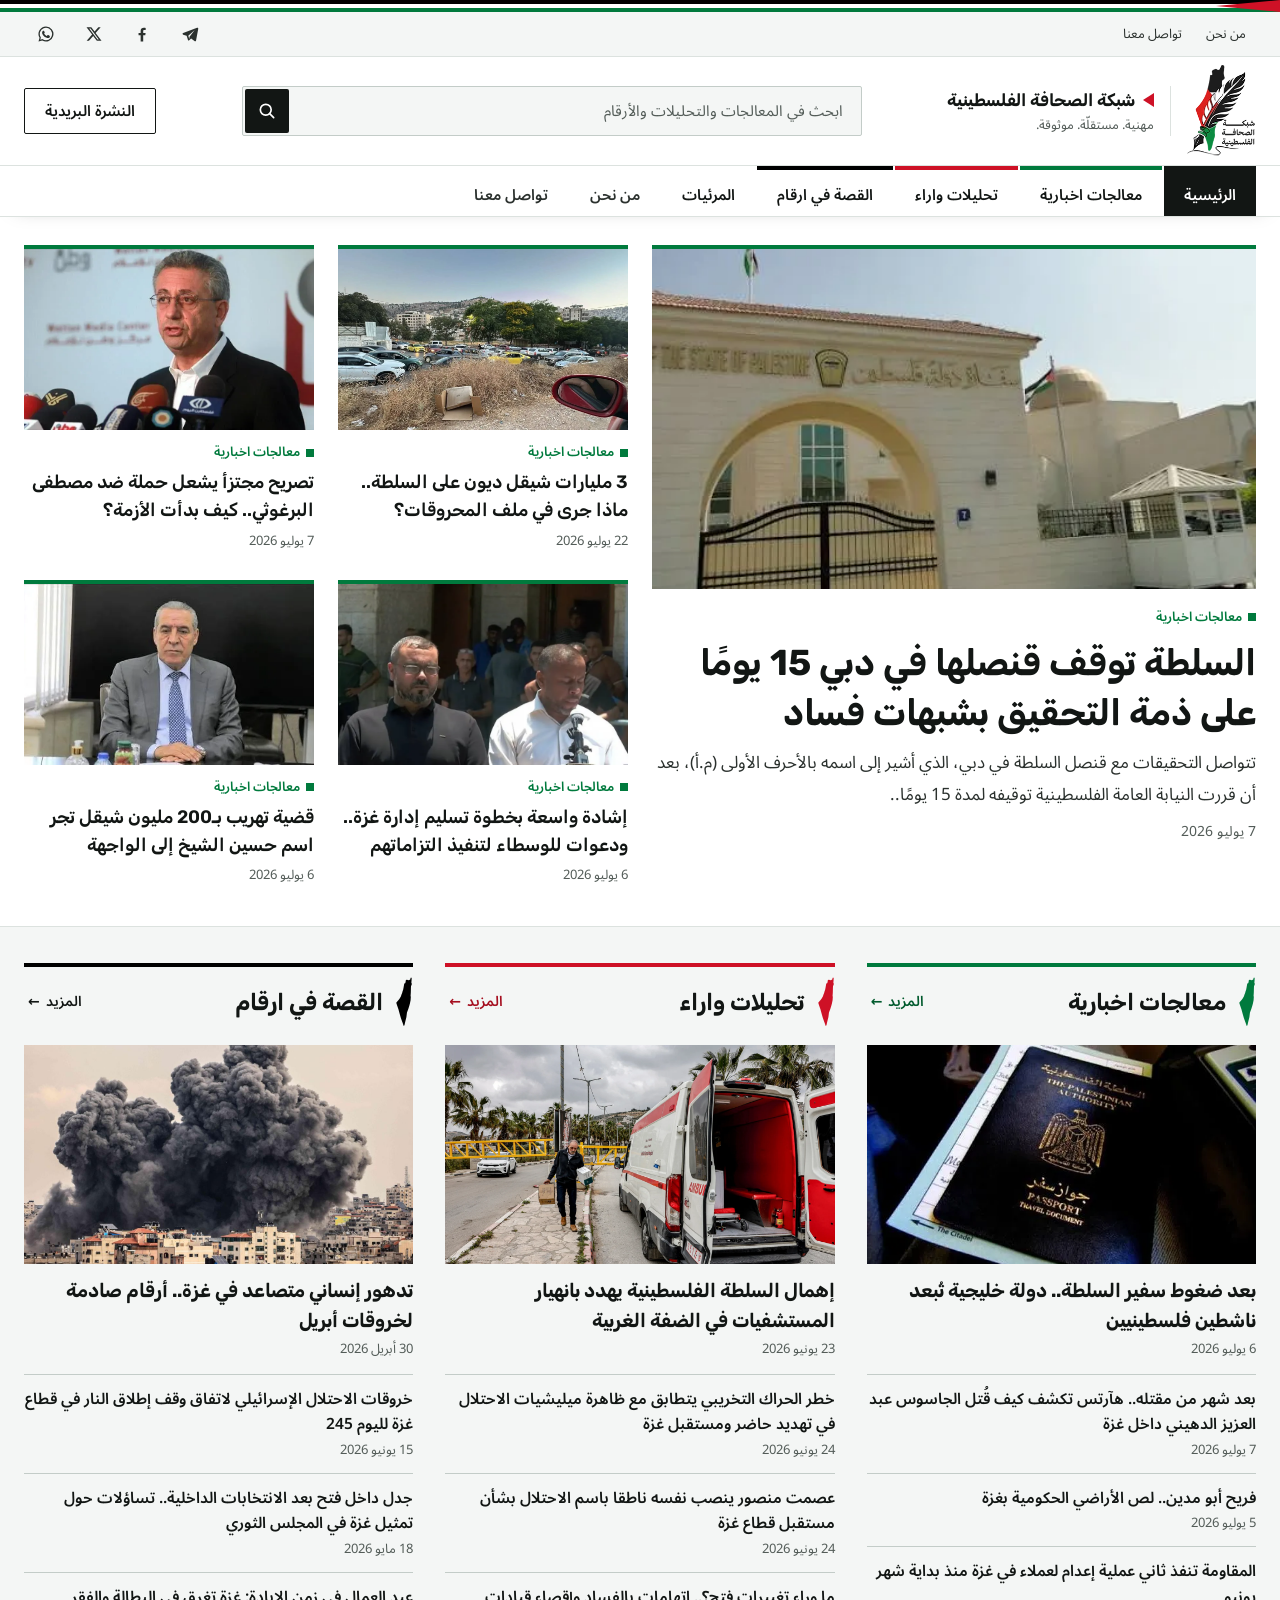
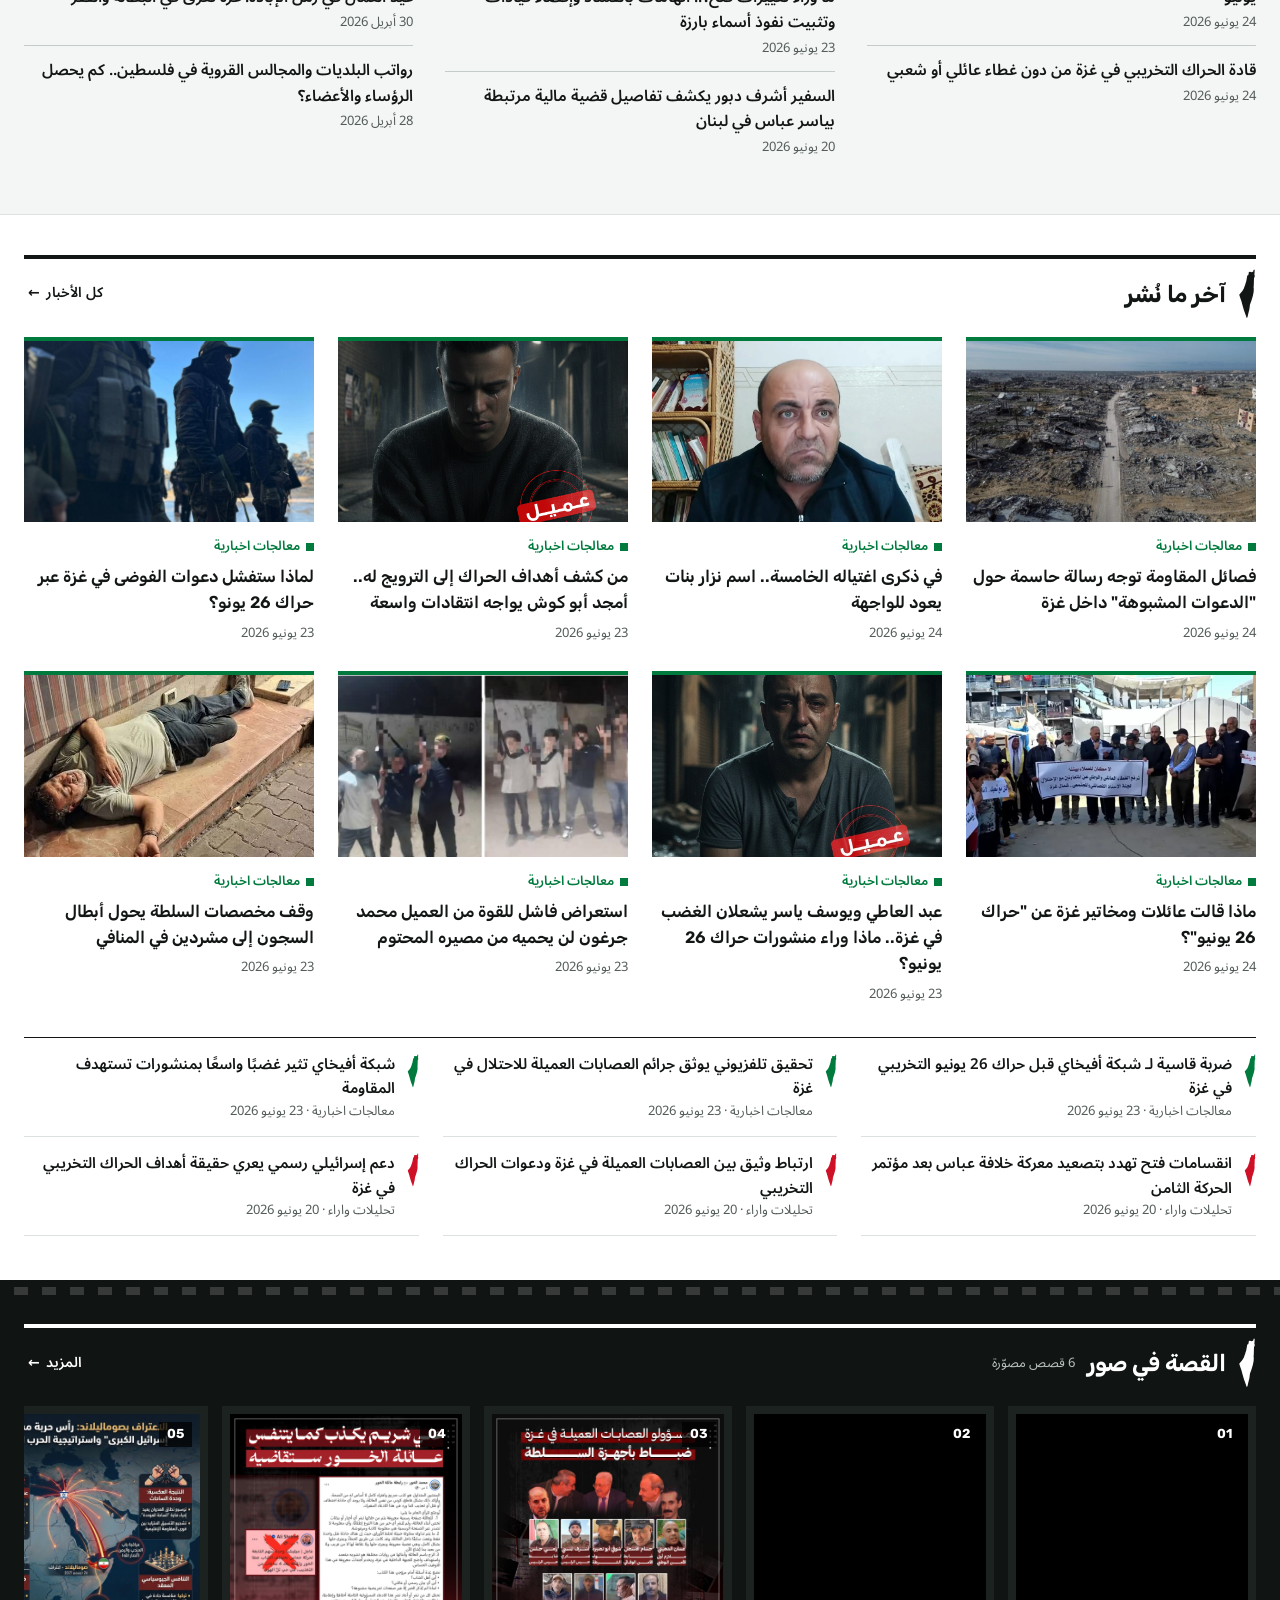
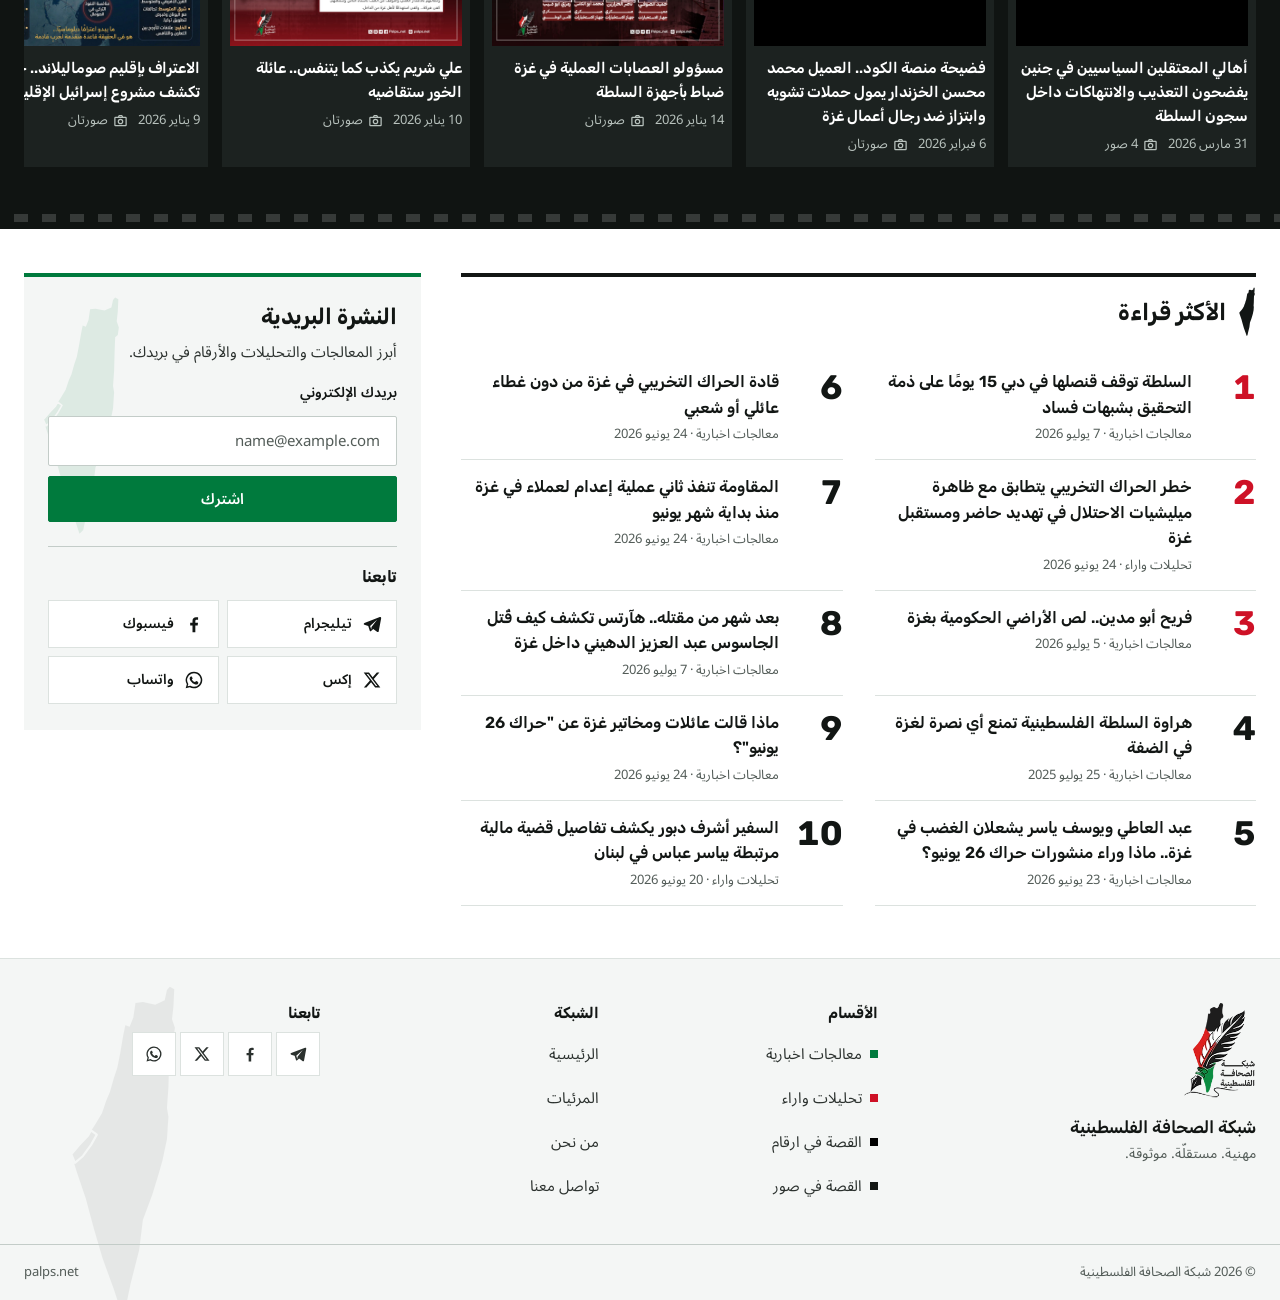
<file: b/home.html>
<!doctype html>
<html lang="ar" dir="rtl">
<head>
<meta charset="utf-8">
<meta name="viewport" content="width=device-width, initial-scale=1">
<title>شبكة الصحافة الفلسطينية — الرئيسية</title>
<meta name="description" content="معالجات اخبارية وتحليلات واراء والقصة في ارقام والقصة في صور.">
<meta name="theme-color" content="#FFFFFF">
<link rel="preload" href="../assets/fonts/rubik/rubik-arabic.woff2" as="font" type="font/woff2" crossorigin>
<link rel="preload" href="../assets/fonts/noto-sans-arabic/noto-sans-arabic-arabic.woff2" as="font" type="font/woff2" crossorigin>
<link rel="stylesheet" href="style.css">
</head>
<body>
<svg width="0" height="0" style="position:absolute" aria-hidden="true" focusable="false">
  <symbol id="pal" viewBox="0 0 138 390"><path d="M83.6 23L92.2 22L106.7 25L117.8 20L120.4 8L123.8 4L128.9 7L128 27L126.3 42L129.7 52L128 64L123.8 68L122.9 92L122.1 122L120.4 146L122.1 156L120.4 182L115.2 207L111 222L103.3 247L92.2 277L87.9 312L77.7 352L72.6 377L66.6 383L58 357L45.2 322L35 287L25.6 252L15.4 222L8.5 200L17.9 189L28.2 178L36.7 165L44.4 152L49.5 137L53.8 127L58 112L62.3 99L65.7 82L69.1 62L71.7 49L76.8 51L81.1 40Z"/></symbol>
  <symbol id="pal-gaza" viewBox="0 0 138 390"><path d="M83.6 23L92.2 22L106.7 25L117.8 20L120.4 8L123.8 4L128.9 7L128 27L126.3 42L129.7 52L128 64L123.8 68L122.9 92L122.1 122L120.4 146L122.1 156L120.4 182L115.2 207L111 222L103.3 247L92.2 277L87.9 312L77.7 352L72.6 377L66.6 383L58 357L45.2 322L35 287L25.6 252L15.4 222L8.5 200L17.9 189L28.2 178L36.7 165L44.4 152L49.5 137L53.8 127L58 112L62.3 99L65.7 82L69.1 62L71.7 49L76.8 51L81.1 40Z" style="fill:currentColor"/><path d="M8.5 200L12.8 210L22.2 202L31.6 189L38.4 177L31.6 172L28.2 178L17.9 189Z" style="fill:var(--gz,currentColor);stroke:var(--gzs,#fff);stroke-width:2.5;stroke-linejoin:round"/></symbol>
  <symbol id="i-tg" viewBox="0 0 24 24"><path d="M21.4 3.6 2.9 10.8c-1.1.4-1 1.9 0 2.2l4.6 1.4 1.8 5.6c.2.7 1.1.9 1.6.4l2.6-2.5 4.9 3.6c.6.4 1.4.1 1.6-.6L23 5.1c.2-1-.7-1.9-1.6-1.5ZM9.7 14.3l8.6-7.6-6.9 8.8-.3 3.2-1.4-4.4Z"/></symbol>
  <symbol id="i-fb" viewBox="0 0 24 24"><path d="M13.6 22v-8.2h2.8l.4-3.3h-3.2V8.4c0-.9.3-1.6 1.6-1.6h1.7V3.9c-.3 0-1.3-.1-2.5-.1-2.5 0-4.2 1.5-4.2 4.3v2.4H7.4v3.3h2.8V22h3.4Z"/></symbol>
  <symbol id="i-x" viewBox="0 0 24 24"><path d="M17.8 3h3.1l-6.8 7.8L22 21h-6.2l-4.9-6.4L5.3 21H2.2l7.3-8.3L2 3h6.4l4.4 5.8L17.8 3Zm-1.1 16.2h1.7L7.4 4.7H5.6l11.1 14.5Z"/></symbol>
  <symbol id="i-wa" viewBox="0 0 24 24"><path d="M12 2a10 10 0 0 0-8.6 15.1L2 22l5-1.3A10 10 0 1 0 12 2Zm0 18.2c-1.5 0-3-.4-4.3-1.2l-.3-.2-3 .8.8-2.9-.2-.3A8.2 8.2 0 1 1 12 20.2Zm4.5-6.1c-.2-.1-1.5-.7-1.7-.8-.2-.1-.4-.1-.6.1l-.8 1c-.1.2-.3.2-.5.1a6.7 6.7 0 0 1-3.3-2.9c-.2-.4.2-.4.7-1.3.1-.2 0-.3 0-.4l-.8-1.8c-.2-.5-.4-.4-.6-.4h-.5a1 1 0 0 0-.7.3 2.9 2.9 0 0 0-.9 2.2c0 1.3.9 2.5 1 2.7.1.2 1.8 2.8 4.4 3.9 1.6.7 2.3.8 3.1.6.5-.1 1.5-.6 1.7-1.2.2-.6.2-1.1.2-1.2-.1-.1-.3-.2-.5-.3Z"/></symbol>
</svg><a class="skip" href="#main">تخطَّ إلى المحتوى</a>
<div class="flagband" aria-hidden="true"></div>
<div class="topbar"><div class="wrap">
  <nav class="topbar-links" aria-label="روابط الشبكة"><a href="#">من نحن</a><a href="#">تواصل معنا</a></nav>
  <div class="social"><a href="#" aria-label="تيليجرام"><svg aria-hidden="true"><use href="#i-tg"/></svg></a><a href="#" aria-label="فيسبوك"><svg aria-hidden="true"><use href="#i-fb"/></svg></a><a href="#" aria-label="إكس"><svg aria-hidden="true"><use href="#i-x"/></svg></a><a href="#" aria-label="واتساب"><svg aria-hidden="true"><use href="#i-wa"/></svg></a></div>
</div></div>
<header class="site-head">
  <div class="wrap head-main">
    <a class="brand" href="home.html" aria-label="شبكة الصحافة الفلسطينية، الصفحة الرئيسية">
      <img src="../assets/img/brand/logo.webp" alt="شبكة الصحافة الفلسطينية" width="135" height="180">
      <span class="brand-tag"><b><i class="wedge"></i>شبكة الصحافة الفلسطينية</b>مهنية. مستقلّة. موثوقة.</span>
    </a>
    <form class="search" role="search" action="#" onsubmit="return false">
      <label class="sr-only" for="q">ابحث في الموقع</label>
      <input id="q" type="search" placeholder="ابحث في المعالجات والتحليلات والأرقام">
      <button type="submit" aria-label="بحث"><svg viewBox="0 0 24 24" aria-hidden="true"><circle cx="10.5" cy="10.5" r="6.5"/><path d="m20 20-4.8-4.8"/></svg></button>
    </form>
    <div class="head-actions">
      <a class="btn btn--ghost" href="#follow">النشرة البريدية</a>
      <button class="icon-btn search-btn" type="button" aria-label="بحث"><svg viewBox="0 0 24 24" aria-hidden="true"><circle cx="10.5" cy="10.5" r="6.5"/><path d="m20 20-4.8-4.8"/></svg></button>
      <button class="icon-btn menu-btn" type="button" aria-expanded="false" aria-controls="menu-panel" aria-label="فتح القائمة">
        <svg class="i-open" viewBox="0 0 24 24" aria-hidden="true"><path d="M4 7h16M4 12h16M4 17h16"/></svg>
        <svg class="i-close" viewBox="0 0 24 24" aria-hidden="true"><path d="M6 6l12 12M18 6 6 18"/></svg>
      </button>
    </div>
  </div>
  <nav class="tabs" aria-label="الأقسام"><div class="wrap"><ul><li><a class="tab s-ink" href="#" aria-current="page">الرئيسية</a></li><li><a class="tab s-news" href="#">معالجات اخبارية</a></li><li><a class="tab s-analysis" href="#">تحليلات واراء</a></li><li><a class="tab s-numbers" href="#">القصة في ارقام</a></li><li><a class="tab tab--film" href="#">المرئيات</a></li><li><a class="tab tab--quiet" href="#">من نحن</a></li><li><a class="tab tab--quiet" href="#">تواصل معنا</a></li></ul></div></nav>
</header>
<div class="menu-panel" id="menu-panel" aria-hidden="true">
  <form class="search" role="search" action="#" onsubmit="return false">
    <label class="sr-only" for="q2">ابحث في الموقع</label>
    <input id="q2" type="search" placeholder="ابحث في الموقع">
    <button type="submit" aria-label="بحث"><svg viewBox="0 0 24 24" aria-hidden="true"><circle cx="10.5" cy="10.5" r="6.5"/><path d="m20 20-4.8-4.8"/></svg></button>
  </form>
  <ul class="menu-nav"><li><a class="s-ink" href="#"><svg class="mark" aria-hidden="true" focusable="false"><use href="#pal"/></svg>الرئيسية</a></li><li><a class="s-news" href="#"><svg class="mark" aria-hidden="true" focusable="false"><use href="#pal"/></svg>معالجات اخبارية</a></li><li><a class="s-analysis" href="#"><svg class="mark" aria-hidden="true" focusable="false"><use href="#pal"/></svg>تحليلات واراء</a></li><li><a class="s-numbers" href="#"><svg class="mark" aria-hidden="true" focusable="false"><use href="#pal"/></svg>القصة في ارقام</a></li><li><a class="s-ink" href="#"><svg class="mark" aria-hidden="true" focusable="false"><use href="#pal"/></svg>المرئيات</a></li><li><a class="s-ink" href="#"><svg class="mark" aria-hidden="true" focusable="false"><use href="#pal"/></svg>من نحن</a></li><li><a class="s-ink" href="#"><svg class="mark" aria-hidden="true" focusable="false"><use href="#pal"/></svg>تواصل معنا</a></li></ul>
  <div class="social"><a href="#" aria-label="تيليجرام"><svg aria-hidden="true"><use href="#i-tg"/></svg></a><a href="#" aria-label="فيسبوك"><svg aria-hidden="true"><use href="#i-fb"/></svg></a><a href="#" aria-label="إكس"><svg aria-hidden="true"><use href="#i-x"/></svg></a><a href="#" aria-label="واتساب"><svg aria-hidden="true"><use href="#i-wa"/></svg></a></div>
  <a class="btn" href="#follow">اشترك في النشرة البريدية</a>
</div>
<main id="main">
  <section class="wrap lead" aria-label="أبرز القصص">
    <div class="bento">
      <article class="tile tile--lead s-news"><a href="#">
      <figure class="ph"><img src="../assets/img/news/file_6a4ce80e772cf.webp" alt="السلطة توقف قنصلها في دبي 15 يومًا على ذمة التحقيق بشبهات فساد"></figure>
      <div class="tile-body"><span class="kicker">معالجات اخبارية</span><h1>السلطة توقف قنصلها في دبي 15 يومًا على ذمة التحقيق بشبهات فساد</h1>
      <p class="dek">تتواصل التحقيقات مع قنصل السلطة في دبي، الذي أشير إلى اسمه بالأحرف الأولى (م.أ)، بعد أن قررت النيابة العامة الفلسطينية توقيفه لمدة 15 يومًا..</p><span class="meta"><time datetime="2026-07-07">7 يوليو 2026</time></span></div></a></article>
      <article class="tile s-news"><a href="#">
      <figure class="ph"><img src="../assets/img/news/file_6a6089cd81f1a.webp" alt=""></figure>
      <div class="tile-body"><span class="kicker">معالجات اخبارية</span><h3>3 مليارات شيقل ديون على السلطة.. ماذا جرى في ملف المحروقات؟</h3><span class="meta"><time datetime="2026-07-22">22 يوليو 2026</time></span></div></a></article><article class="tile s-news"><a href="#">
      <figure class="ph"><img src="../assets/img/news/file_6a4cde5111304.webp" alt=""></figure>
      <div class="tile-body"><span class="kicker">معالجات اخبارية</span><h3>تصريح مجتزأ يشعل حملة ضد مصطفى البرغوثي.. كيف بدأت الأزمة؟</h3><span class="meta"><time datetime="2026-07-07">7 يوليو 2026</time></span></div></a></article><article class="tile s-news"><a href="#">
      <figure class="ph"><img src="../assets/img/news/file_6a4b86072c654.webp" alt=""></figure>
      <div class="tile-body"><span class="kicker">معالجات اخبارية</span><h3>إشادة واسعة بخطوة تسليم إدارة غزة.. ودعوات للوسطاء لتنفيذ التزاماتهم</h3><span class="meta"><time datetime="2026-07-06">6 يوليو 2026</time></span></div></a></article><article class="tile s-news"><a href="#">
      <figure class="ph"><img src="../assets/img/news/file_6a4b770e511ba.webp" alt=""></figure>
      <div class="tile-body"><span class="kicker">معالجات اخبارية</span><h3>قضية تهريب بـ200 مليون شيقل تجر اسم حسين الشيخ إلى الواجهة</h3><span class="meta"><time datetime="2026-07-06">6 يوليو 2026</time></span></div></a></article>
    </div>
  </section>

  <div class="desk-band"><div class="wrap desk">
    <section class="desk-col s-news" aria-labelledby="h-s-news">
      <header class="sec-head"><svg class="mark" aria-hidden="true" focusable="false"><use href="#pal"/></svg><h2 id="h-s-news">معالجات اخبارية</h2><a class="more" href="#">المزيد</a></header>
      <a class="desk-lead" href="#"><figure class="ph"><img src="../assets/img/news/file_6a4b663a37267.webp" alt="" loading="lazy" decoding="async"></figure><h3>بعد ضغوط سفير السلطة.. دولة خليجية تُبعد ناشطين فلسطينيين</h3><span class="meta"><time datetime="2026-07-06">6 يوليو 2026</time></span></a>
      <ul class="hl"><li><a href="#"><h4>بعد شهر من مقتله.. هآرتس تكشف كيف قُتل الجاسوس عبد العزيز الدهيني داخل غزة</h4><span class="meta"><time datetime="2026-07-07">7 يوليو 2026</time></span></a></li><li><a href="#"><h4>فريح أبو مدين.. لص الأراضي الحكومية بغزة</h4><span class="meta"><time datetime="2026-07-05">5 يوليو 2026</time></span></a></li><li><a href="#"><h4>المقاومة تنفذ ثاني عملية إعدام لعملاء في غزة منذ بداية شهر يونيو</h4><span class="meta"><time datetime="2026-06-24">24 يونيو 2026</time></span></a></li><li><a href="#"><h4>قادة الحراك التخريبي في غزة من دون غطاء عائلي أو شعبي</h4><span class="meta"><time datetime="2026-06-24">24 يونيو 2026</time></span></a></li></ul>
    </section>
    <section class="desk-col s-analysis" aria-labelledby="h-s-analysis">
      <header class="sec-head"><svg class="mark" aria-hidden="true" focusable="false"><use href="#pal"/></svg><h2 id="h-s-analysis">تحليلات واراء</h2><a class="more" href="#">المزيد</a></header>
      <a class="desk-lead" href="#"><figure class="ph"><img src="../assets/img/news/mstshfyat.webp" alt="" loading="lazy" decoding="async"></figure><h3>إهمال السلطة الفلسطينية يهدد بانهيار المستشفيات في الضفة الغربية</h3><span class="meta"><time datetime="2026-06-23">23 يونيو 2026</time></span></a>
      <ul class="hl"><li><a href="#"><h4>خطر الحراك التخريبي يتطابق مع ظاهرة ميليشيات الاحتلال في تهديد حاضر ومستقبل غزة</h4><span class="meta"><time datetime="2026-06-24">24 يونيو 2026</time></span></a></li><li><a href="#"><h4>عصمت منصور ينصب نفسه ناطقا باسم الاحتلال بشأن مستقبل قطاع غزة</h4><span class="meta"><time datetime="2026-06-24">24 يونيو 2026</time></span></a></li><li><a href="#"><h4>ما وراء تغييرات فتح؟.. اتهامات بالفساد وإقصاء قيادات وتثبيت نفوذ أسماء بارزة</h4><span class="meta"><time datetime="2026-06-23">23 يونيو 2026</time></span></a></li><li><a href="#"><h4>السفير أشرف دبور يكشف تفاصيل قضية مالية مرتبطة بياسر عباس في لبنان</h4><span class="meta"><time datetime="2026-06-20">20 يونيو 2026</time></span></a></li></ul>
    </section>
    <section class="desk-col s-numbers" aria-labelledby="h-s-numbers">
      <header class="sec-head"><svg class="mark" aria-hidden="true" focusable="false"><use href="#pal"/></svg><h2 id="h-s-numbers">القصة في ارقام</h2><a class="more" href="#">المزيد</a></header>
      <a class="desk-lead" href="#"><figure class="ph"><img src="../assets/img/news/ghzh-7.jpg" alt="" loading="lazy" decoding="async"></figure><h3>تدهور إنساني متصاعد في غزة.. أرقام صادمة لخروقات أبريل</h3><span class="meta"><time datetime="2026-04-30">30 أبريل 2026</time></span></a>
      <ul class="hl"><li><a href="#"><h4>خروقات الاحتلال الإسرائيلي لاتفاق وقف إطلاق النار في قطاع غزة لليوم 245</h4><span class="meta"><time datetime="2026-06-15">15 يونيو 2026</time></span></a></li><li><a href="#"><h4>جدل داخل فتح بعد الانتخابات الداخلية.. تساؤلات حول تمثيل غزة في المجلس الثوري</h4><span class="meta"><time datetime="2026-05-18">18 مايو 2026</time></span></a></li><li><a href="#"><h4>عيد العمال في زمن الإبادة: غزة تغرق في البطالة والفقر</h4><span class="meta"><time datetime="2026-04-30">30 أبريل 2026</time></span></a></li><li><a href="#"><h4>رواتب البلديات والمجالس القروية في فلسطين.. كم يحصل الرؤساء والأعضاء؟</h4><span class="meta"><time datetime="2026-04-28">28 أبريل 2026</time></span></a></li></ul>
    </section>
  </div></div>

  <section class="wrap latest s-ink" aria-labelledby="h-latest">
    <header class="sec-head"><svg class="mark" aria-hidden="true" focusable="false"><use href="#pal"/></svg><h2 id="h-latest">آخر ما نُشر</h2><a class="more" href="#">كل الأخبار</a></header>
    <div class="grid4"><article class="card s-news"><a href="#"><figure class="ph"><img src="../assets/img/news/rfh.jpg" alt="" loading="lazy" decoding="async"></figure>
      <div class="card-body"><span class="kicker">معالجات اخبارية</span><h3>فصائل المقاومة توجه رسالة حاسمة حول &quot;الدعوات المشبوهة&quot; داخل غزة</h3><span class="meta"><time datetime="2026-06-24">24 يونيو 2026</time></span></div></a></article><article class="card s-news"><a href="#"><figure class="ph"><img src="../assets/img/news/102946-mpg-00-19-30-16-Still003.webp" alt="" loading="lazy" decoding="async"></figure>
      <div class="card-body"><span class="kicker">معالجات اخبارية</span><h3>في ذكرى اغتياله الخامسة.. اسم نزار بنات يعود للواجهة</h3><span class="meta"><time datetime="2026-06-24">24 يونيو 2026</time></span></div></a></article><article class="card s-news"><a href="#"><figure class="ph"><img src="../assets/img/news/amjd-5.png" alt="" loading="lazy" decoding="async"></figure>
      <div class="card-body"><span class="kicker">معالجات اخبارية</span><h3>من كشف أهداف الحراك إلى الترويج له.. أمجد أبو كوش يواجه انتقادات واسعة</h3><span class="meta"><time datetime="2026-06-23">23 يونيو 2026</time></span></div></a></article><article class="card s-news"><a href="#"><figure class="ph"><img src="../assets/img/news/alasabat.jpg" alt="" loading="lazy" decoding="async"></figure>
      <div class="card-body"><span class="kicker">معالجات اخبارية</span><h3>لماذا ستفشل دعوات الفوضى في غزة عبر حراك 26 يونو؟</h3><span class="meta"><time datetime="2026-06-23">23 يونيو 2026</time></span></div></a></article><article class="card s-news"><a href="#"><figure class="ph"><img src="../assets/img/news/VXGJw.webp" alt="" loading="lazy" decoding="async"></figure>
      <div class="card-body"><span class="kicker">معالجات اخبارية</span><h3>ماذا قالت عائلات ومخاتير غزة عن &quot;حراك 26 يونيو&quot;؟</h3><span class="meta"><time datetime="2026-06-24">24 يونيو 2026</time></span></div></a></article><article class="card s-news"><a href="#"><figure class="ph"><img src="../assets/img/news/photo-2026-06-23-12-56-55.jpg" alt="" loading="lazy" decoding="async"></figure>
      <div class="card-body"><span class="kicker">معالجات اخبارية</span><h3>عبد العاطي ويوسف ياسر يشعلان الغضب في غزة.. ماذا وراء منشورات حراك 26 يونيو؟</h3><span class="meta"><time datetime="2026-06-23">23 يونيو 2026</time></span></div></a></article><article class="card s-news"><a href="#"><figure class="ph"><img src="../assets/img/news/jrghwn.jpg" alt="" loading="lazy" decoding="async"></figure>
      <div class="card-body"><span class="kicker">معالجات اخبارية</span><h3>استعراض فاشل للقوة من العميل محمد جرغون لن يحميه من مصيره المحتوم</h3><span class="meta"><time datetime="2026-06-23">23 يونيو 2026</time></span></div></a></article><article class="card s-news"><a href="#"><figure class="ph"><img src="../assets/img/news/images-1-3.jpeg" alt="" loading="lazy" decoding="async"></figure>
      <div class="card-body"><span class="kicker">معالجات اخبارية</span><h3>وقف مخصصات السلطة يحول أبطال السجون إلى مشردين في المنافي</h3><span class="meta"><time datetime="2026-06-23">23 يونيو 2026</time></span></div></a></article></div>
    <ul class="more-list"><li class="s-news"><a href="#"><svg class="mark" aria-hidden="true" focusable="false"><use href="#pal"/></svg><div><h4>ضربة قاسية لـ شبكة أفيخاي قبل حراك 26 يونيو التخريبي في غزة</h4><span class="meta">معالجات اخبارية · <time datetime="2026-06-23">23 يونيو 2026</time></span></div></a></li><li class="s-news"><a href="#"><svg class="mark" aria-hidden="true" focusable="false"><use href="#pal"/></svg><div><h4>تحقيق تلفزيوني يوثق جرائم العصابات العميلة للاحتلال في غزة</h4><span class="meta">معالجات اخبارية · <time datetime="2026-06-23">23 يونيو 2026</time></span></div></a></li><li class="s-news"><a href="#"><svg class="mark" aria-hidden="true" focusable="false"><use href="#pal"/></svg><div><h4>شبكة أفيخاي تثير غضبًا واسعًا بمنشورات تستهدف المقاومة</h4><span class="meta">معالجات اخبارية · <time datetime="2026-06-23">23 يونيو 2026</time></span></div></a></li><li class="s-analysis"><a href="#"><svg class="mark" aria-hidden="true" focusable="false"><use href="#pal"/></svg><div><h4>انقسامات فتح تهدد بتصعيد معركة خلافة عباس بعد مؤتمر الحركة الثامن</h4><span class="meta">تحليلات واراء · <time datetime="2026-06-20">20 يونيو 2026</time></span></div></a></li><li class="s-analysis"><a href="#"><svg class="mark" aria-hidden="true" focusable="false"><use href="#pal"/></svg><div><h4>ارتباط وثيق بين العصابات العميلة في غزة ودعوات الحراك التخريبي</h4><span class="meta">تحليلات واراء · <time datetime="2026-06-20">20 يونيو 2026</time></span></div></a></li><li class="s-analysis"><a href="#"><svg class="mark" aria-hidden="true" focusable="false"><use href="#pal"/></svg><div><h4>دعم إسرائيلي رسمي يعري حقيقة أهداف الحراك التخريبي في غزة</h4><span class="meta">تحليلات واراء · <time datetime="2026-06-20">20 يونيو 2026</time></span></div></a></li></ul>
  </section>

  <section class="film s-photo" aria-labelledby="h-film">
    <div class="film-sprockets"></div>
    <div class="wrap film-inner">
      <header class="sec-head"><svg class="mark" aria-hidden="true" focusable="false"><use href="#pal"/></svg><h2 id="h-film">القصة في صور</h2><span class="sec-count">6 قصص مصوّرة</span><a class="more" href="#">المزيد</a></header>
      <div class="strip" tabindex="0" aria-label="شريط القصص المصوّرة"><article class="frame"><a href="#"><figure class="ph"><img src="../assets/img/news/photo-2026-03-31-10-16-37.jpg" alt="" loading="lazy" decoding="async"><span class="frame-no">01</span></figure>
      <h3>أهالي المعتقلين السياسيين في جنين يفضحون التعذيب والانتهاكات داخل سجون السلطة</h3><span class="meta"><time datetime="2026-03-31">31 مارس 2026</time><span class="count"><svg viewBox="0 0 24 24" aria-hidden="true"><rect x="3" y="7" width="18" height="13" rx="1"/><path d="M8.5 7 10 4h4l1.5 3"/><circle cx="12" cy="13.5" r="3.5"/></svg>4 صور</span></span></a></article><article class="frame"><a href="#"><figure class="ph"><img src="../assets/img/news/photo-2026-02-06-10-39-29.jpg" alt="" loading="lazy" decoding="async"><span class="frame-no">02</span></figure>
      <h3>فضيحة منصة الكود.. العميل محمد محسن الخزندار يمول حملات تشويه وابتزاز ضد رجال أعمال غزة</h3><span class="meta"><time datetime="2026-02-06">6 فبراير 2026</time><span class="count"><svg viewBox="0 0 24 24" aria-hidden="true"><rect x="3" y="7" width="18" height="13" rx="1"/><path d="M8.5 7 10 4h4l1.5 3"/><circle cx="12" cy="13.5" r="3.5"/></svg>صورتان</span></span></a></article><article class="frame"><a href="#"><figure class="ph"><img src="../assets/img/news/photo-2026-01-13-13-33-02.jpg" alt="" loading="lazy" decoding="async"><span class="frame-no">03</span></figure>
      <h3>مسؤولو العصابات العملية في غزة ضباط بأجهزة السلطة</h3><span class="meta"><time datetime="2026-01-14">14 يناير 2026</time><span class="count"><svg viewBox="0 0 24 24" aria-hidden="true"><rect x="3" y="7" width="18" height="13" rx="1"/><path d="M8.5 7 10 4h4l1.5 3"/><circle cx="12" cy="13.5" r="3.5"/></svg>صورتان</span></span></a></article><article class="frame"><a href="#"><figure class="ph"><img src="../assets/img/news/photo-2026-01-10-11-14-53.jpg" alt="" loading="lazy" decoding="async"><span class="frame-no">04</span></figure>
      <h3>علي شريم يكذب كما يتنفس.. عائلة الخور ستقاضيه</h3><span class="meta"><time datetime="2026-01-10">10 يناير 2026</time><span class="count"><svg viewBox="0 0 24 24" aria-hidden="true"><rect x="3" y="7" width="18" height="13" rx="1"/><path d="M8.5 7 10 4h4l1.5 3"/><circle cx="12" cy="13.5" r="3.5"/></svg>صورتان</span></span></a></article><article class="frame"><a href="#"><figure class="ph"><img src="../assets/img/news/photo-2026-01-09-21-10-45.jpg" alt="" loading="lazy" decoding="async"><span class="frame-no">05</span></figure>
      <h3>الاعتراف بإقليم صوماليلاند.. خطوة تكشف مشروع إسرائيل الإقليمي الأكبر</h3><span class="meta"><time datetime="2026-01-09">9 يناير 2026</time><span class="count"><svg viewBox="0 0 24 24" aria-hidden="true"><rect x="3" y="7" width="18" height="13" rx="1"/><path d="M8.5 7 10 4h4l1.5 3"/><circle cx="12" cy="13.5" r="3.5"/></svg>صورتان</span></span></a></article><article class="frame"><a href="#"><figure class="ph"><img src="../assets/img/news/photo-2026-01-09-21-08-15.jpg" alt="" loading="lazy" decoding="async"><span class="frame-no">06</span></figure>
      <h3>شهد الشرفا.. بوق فتح الناعم لتشويه المقاومة وتبييض الاحتلال</h3><span class="meta"><time datetime="2026-01-09">9 يناير 2026</time><span class="count"><svg viewBox="0 0 24 24" aria-hidden="true"><rect x="3" y="7" width="18" height="13" rx="1"/><path d="M8.5 7 10 4h4l1.5 3"/><circle cx="12" cy="13.5" r="3.5"/></svg>صورتان</span></span></a></article></div>
    </div>
    <div class="film-sprockets"></div>
  </section>

  <section class="wrap reads" aria-label="الأكثر قراءة والنشرة">
    <div class="reads-grid">
      <div class="s-ink">
        <header class="sec-head"><svg class="mark" aria-hidden="true" focusable="false"><use href="#pal"/></svg><h2 id="h-mr">الأكثر قراءة</h2></header>
        <ol class="mr" aria-labelledby="h-mr"><li class="s-news"><a href="#"><span class="n">1</span><div><h3>السلطة توقف قنصلها في دبي 15 يومًا على ذمة التحقيق بشبهات فساد</h3><span class="meta">معالجات اخبارية · <time datetime="2026-07-07">7 يوليو 2026</time></span></div></a></li><li class="s-analysis"><a href="#"><span class="n">2</span><div><h3>خطر الحراك التخريبي يتطابق مع ظاهرة ميليشيات الاحتلال في تهديد حاضر ومستقبل غزة</h3><span class="meta">تحليلات واراء · <time datetime="2026-06-24">24 يونيو 2026</time></span></div></a></li><li class="s-news"><a href="#"><span class="n">3</span><div><h3>فريح أبو مدين.. لص الأراضي الحكومية بغزة</h3><span class="meta">معالجات اخبارية · <time datetime="2026-07-05">5 يوليو 2026</time></span></div></a></li><li class="s-news"><a href="#"><span class="n">4</span><div><h3>هراوة السلطة الفلسطينية تمنع أي نصرة لغزة في الضفة</h3><span class="meta">معالجات اخبارية · <time datetime="2025-07-25">25 يوليو 2025</time></span></div></a></li><li class="s-news"><a href="#"><span class="n">5</span><div><h3>عبد العاطي ويوسف ياسر يشعلان الغضب في غزة.. ماذا وراء منشورات حراك 26 يونيو؟</h3><span class="meta">معالجات اخبارية · <time datetime="2026-06-23">23 يونيو 2026</time></span></div></a></li><li class="s-news"><a href="#"><span class="n">6</span><div><h3>قادة الحراك التخريبي في غزة من دون غطاء عائلي أو شعبي</h3><span class="meta">معالجات اخبارية · <time datetime="2026-06-24">24 يونيو 2026</time></span></div></a></li><li class="s-news"><a href="#"><span class="n">7</span><div><h3>المقاومة تنفذ ثاني عملية إعدام لعملاء في غزة منذ بداية شهر يونيو</h3><span class="meta">معالجات اخبارية · <time datetime="2026-06-24">24 يونيو 2026</time></span></div></a></li><li class="s-news"><a href="#"><span class="n">8</span><div><h3>بعد شهر من مقتله.. هآرتس تكشف كيف قُتل الجاسوس عبد العزيز الدهيني داخل غزة</h3><span class="meta">معالجات اخبارية · <time datetime="2026-07-07">7 يوليو 2026</time></span></div></a></li><li class="s-news"><a href="#"><span class="n">9</span><div><h3>ماذا قالت عائلات ومخاتير غزة عن &quot;حراك 26 يونيو&quot;؟</h3><span class="meta">معالجات اخبارية · <time datetime="2026-06-24">24 يونيو 2026</time></span></div></a></li><li class="s-analysis"><a href="#"><span class="n">10</span><div><h3>السفير أشرف دبور يكشف تفاصيل قضية مالية مرتبطة بياسر عباس في لبنان</h3><span class="meta">تحليلات واراء · <time datetime="2026-06-20">20 يونيو 2026</time></span></div></a></li></ol>
      </div>
      <aside class="follow" id="follow" aria-labelledby="h-nl">
        <svg class="follow-map" aria-hidden="true" focusable="false"><use href="#pal-gaza"/></svg>
        <h2 id="h-nl">النشرة البريدية</h2>
        <p>أبرز المعالجات والتحليلات والأرقام في بريدك.</p>
        <form class="nl" action="#" onsubmit="return false">
          <label for="nl-email">بريدك الإلكتروني</label>
          <input id="nl-email" type="email" placeholder="name@example.com" autocomplete="email">
          <button class="btn btn--green" type="submit">اشترك</button>
        </form>
        <h3>تابعنا</h3>
        <div class="follow-links"><a href="#"><svg aria-hidden="true"><use href="#i-tg"/></svg>تيليجرام</a><a href="#"><svg aria-hidden="true"><use href="#i-fb"/></svg>فيسبوك</a><a href="#"><svg aria-hidden="true"><use href="#i-x"/></svg>إكس</a><a href="#"><svg aria-hidden="true"><use href="#i-wa"/></svg>واتساب</a></div>
      </aside>
    </div>
  </section>
</main>
<footer class="foot">
  <svg class="foot-map" aria-hidden="true" focusable="false"><use href="#pal-gaza"/></svg>
  <div class="wrap foot-grid">
    <div class="foot-brand">
      <img src="../assets/img/brand/logo.webp" alt="شبكة الصحافة الفلسطينية" width="135" height="180" loading="lazy">
      <p><b>شبكة الصحافة الفلسطينية</b>مهنية. مستقلّة. موثوقة.</p>
    </div>
    <nav aria-label="الأقسام في التذييل"><h2>الأقسام</h2><ul><li><a class="s-news" href="#"><span class="dot"></span>معالجات اخبارية</a></li><li><a class="s-analysis" href="#"><span class="dot"></span>تحليلات واراء</a></li><li><a class="s-numbers" href="#"><span class="dot"></span>القصة في ارقام</a></li><li><a class="s-ink" href="#"><span class="dot"></span>القصة في صور</a></li></ul></nav>
    <nav aria-label="الشبكة"><h2>الشبكة</h2><ul><li><a href="#">الرئيسية</a></li><li><a href="#">المرئيات</a></li><li><a href="#">من نحن</a></li><li><a href="#">تواصل معنا</a></li></ul></nav>
    <div class="foot-follow"><h2>تابعنا</h2><div class="social"><a href="#" aria-label="تيليجرام"><svg aria-hidden="true"><use href="#i-tg"/></svg></a><a href="#" aria-label="فيسبوك"><svg aria-hidden="true"><use href="#i-fb"/></svg></a><a href="#" aria-label="إكس"><svg aria-hidden="true"><use href="#i-x"/></svg></a><a href="#" aria-label="واتساب"><svg aria-hidden="true"><use href="#i-wa"/></svg></a></div></div>
  </div>
  <div class="foot-base"><div class="wrap"><span>© 2026 شبكة الصحافة الفلسطينية</span><span dir="ltr">palps.net</span></div></div>
</footer>
<script src="main.js"></script>
</body>
</html>
</file>
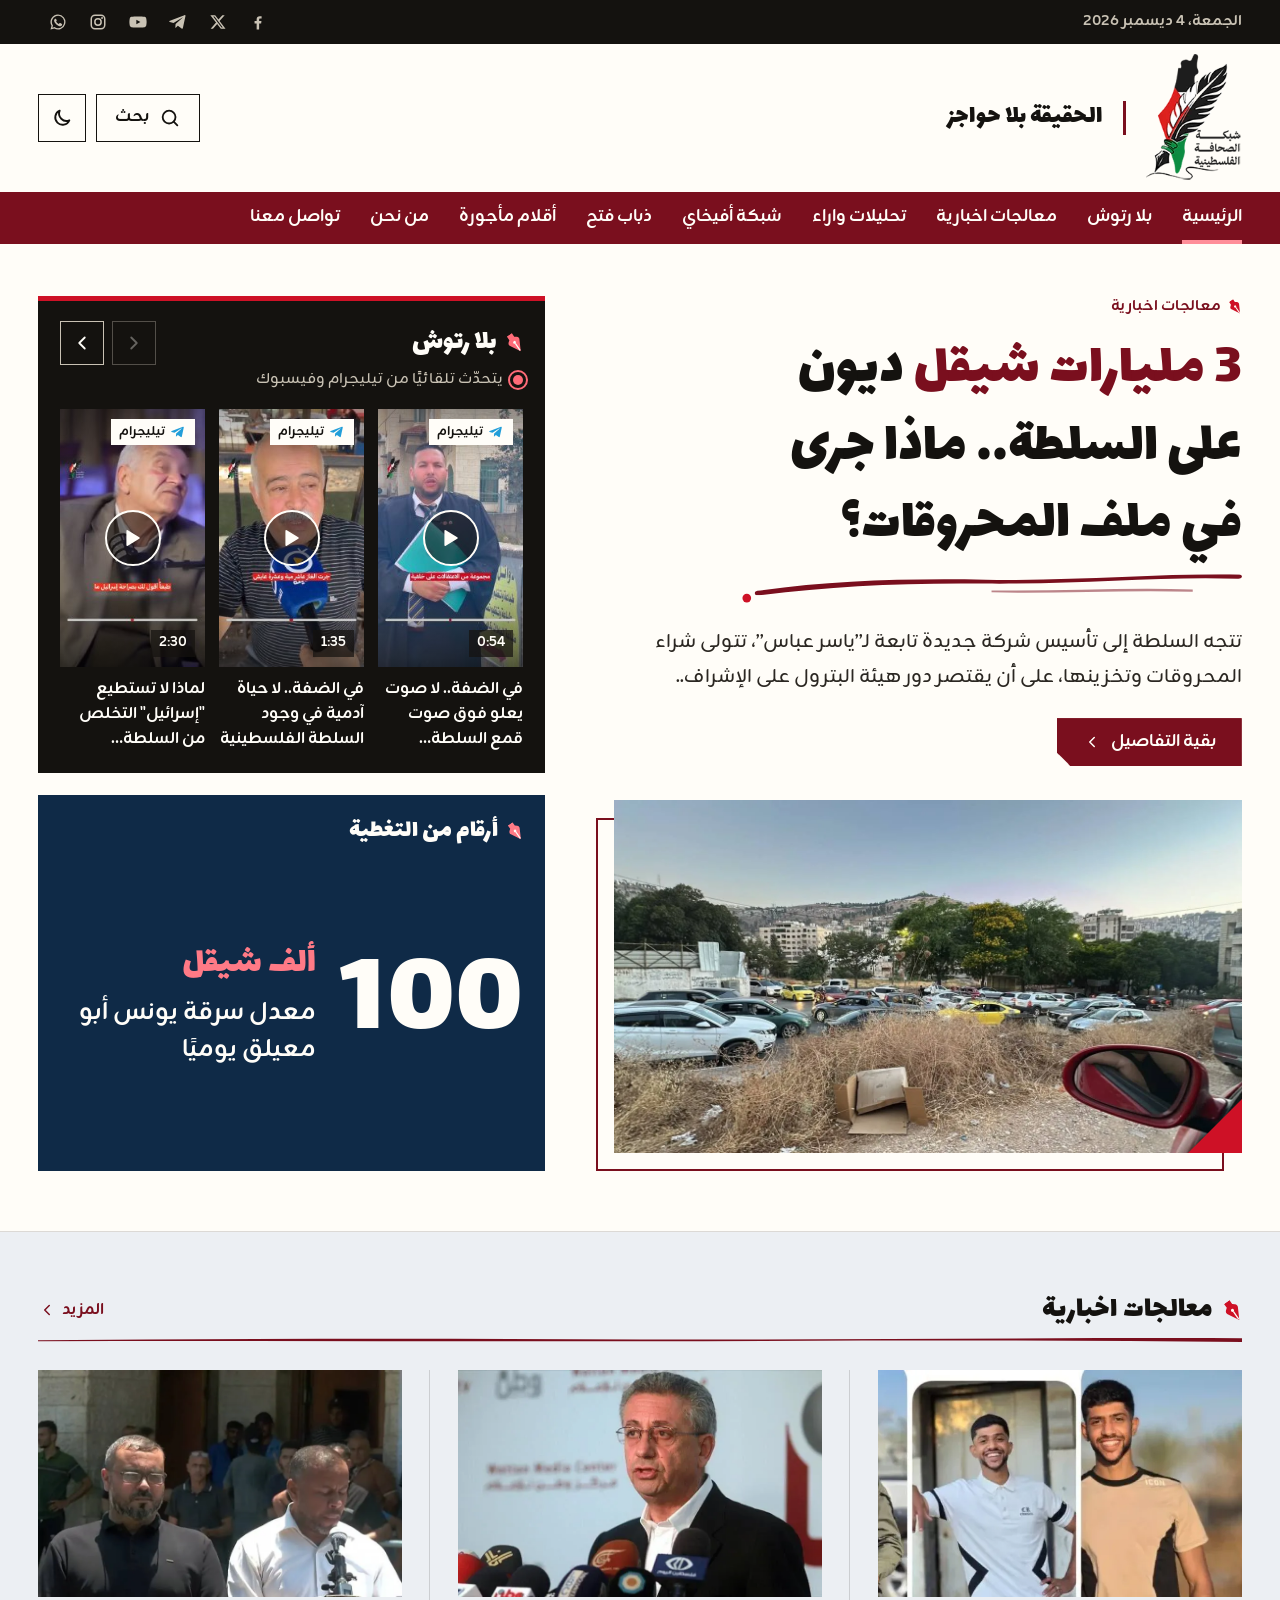
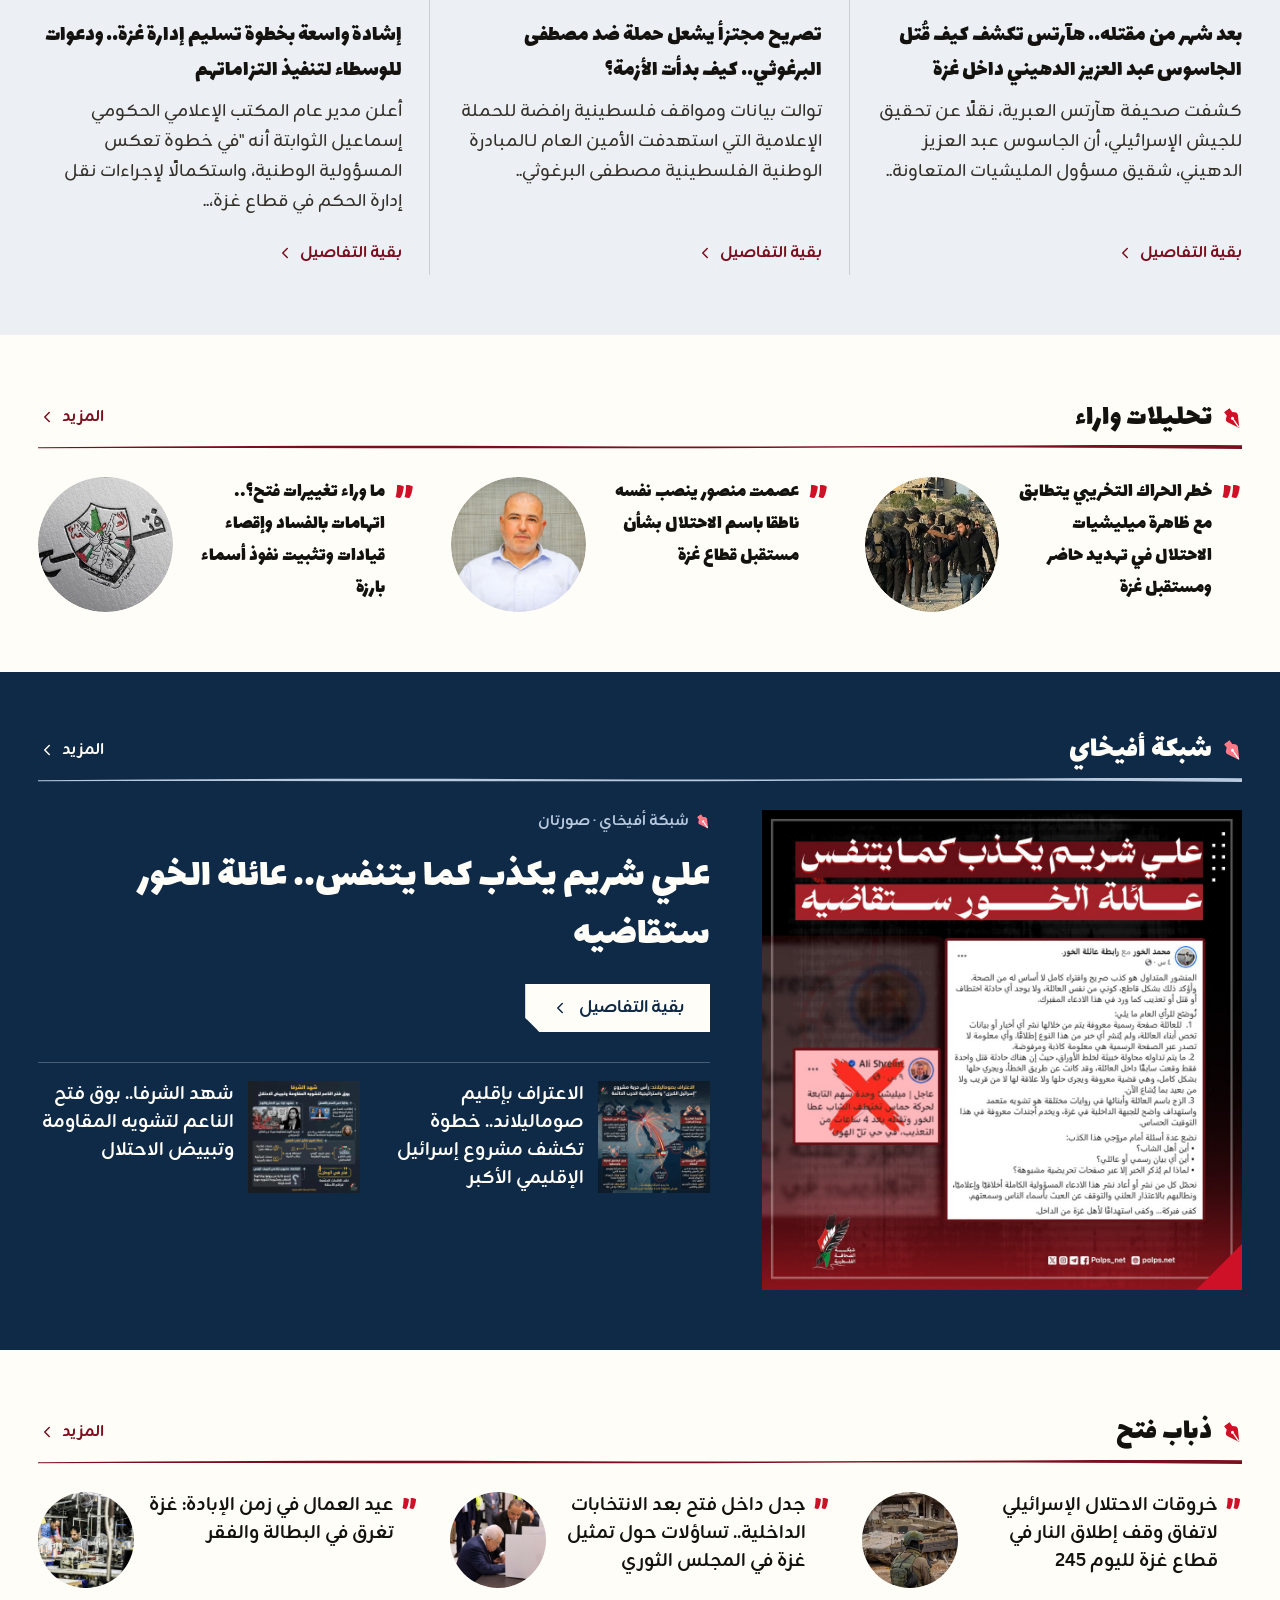
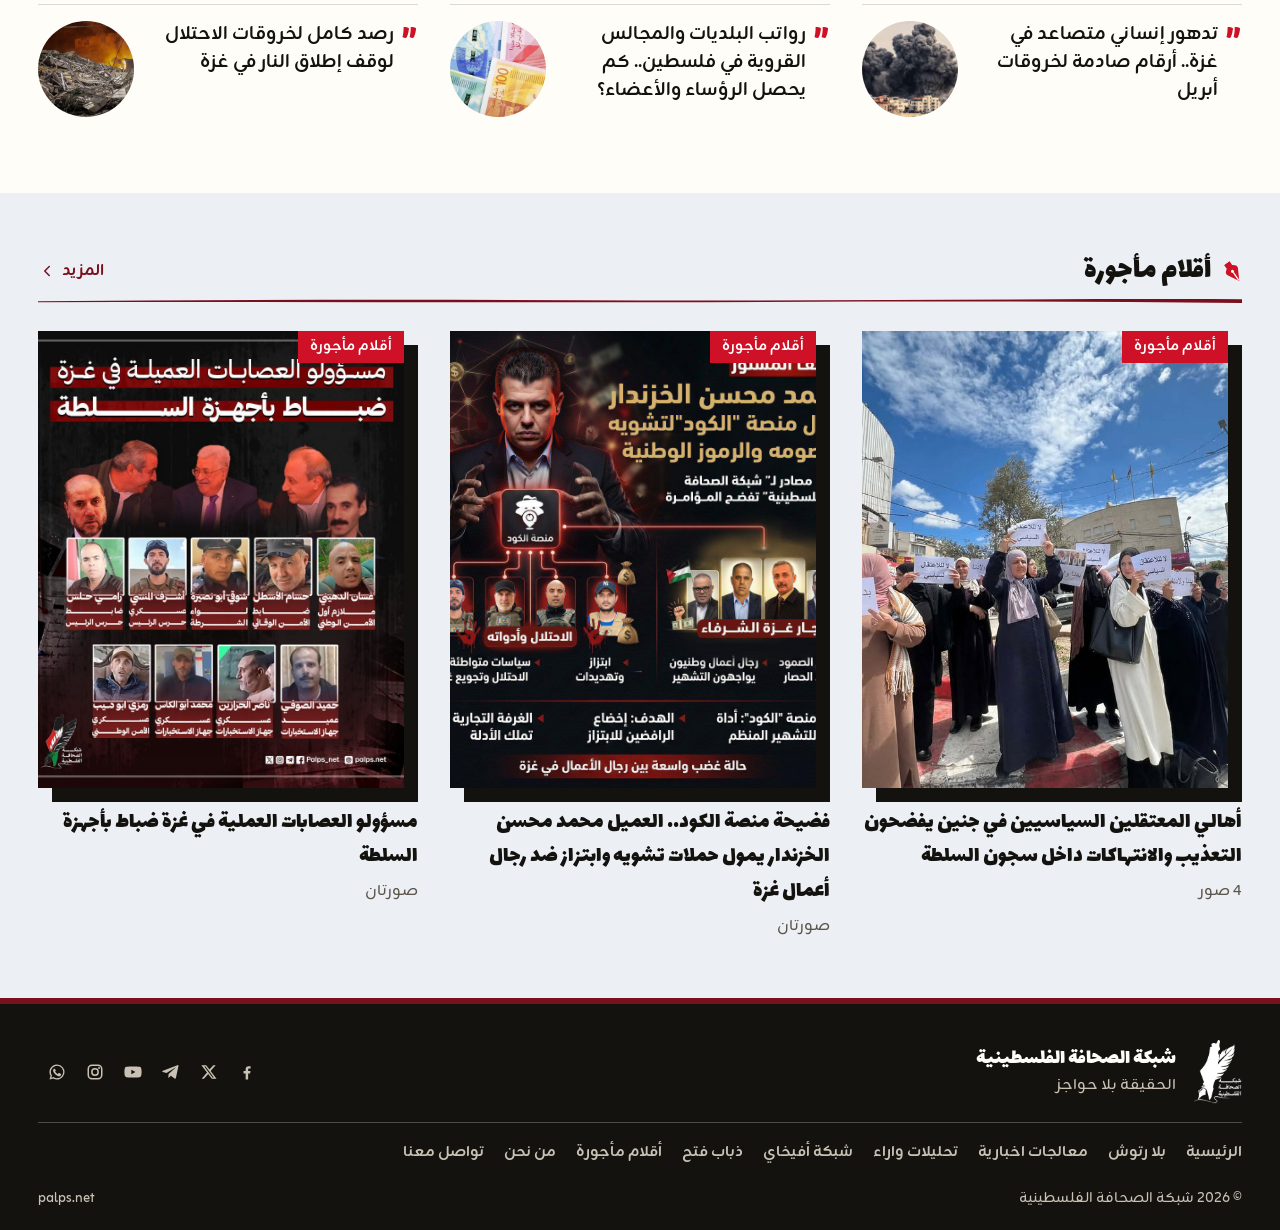
<file: c/home.html>
<!doctype html>
<html lang="ar" dir="rtl">
<head>
<meta charset="utf-8">
<meta name="viewport" content="width=device-width, initial-scale=1">
<title>شبكة الصحافة الفلسطينية — الحبر</title>
<meta name="description" content="شبكة الصحافة الفلسطينية: معالجات اخبارية، تحليلات واراء، أقلام مأجورة، ذباب فتح، شبكة أفيخاي وبلا رتوش. الحقيقة بلا حواجز.">
<meta name="theme-color" content="#7A0F1E">
<link rel="preload" href="../assets/fonts/lalezar/lalezar-arabic.woff2" as="font" type="font/woff2" crossorigin>
<link rel="preload" href="../assets/fonts/zain/zain-400-arabic.woff2" as="font" type="font/woff2" crossorigin>
<link rel="stylesheet" href="style.css">
<script src="main.js"></script>
</head>
<body>
<svg width="0" height="0" style="position:absolute" aria-hidden="true">
  <symbol id="nib" viewBox="0 0 16 20"><path fill="currentColor" d="M8 20 2.3 9.6C1.6 8.4 1.9 6.9 3 6L5 4.4V0h6v4.4L13 6c1.1.9 1.4 2.4.7 3.6Z"/><path d="M8 10.5V19" stroke="#FFFDF8" stroke-width="1.2"/><circle cx="8" cy="9.2" r="1.4" fill="#FFFDF8"/></symbol>
  <symbol id="i-search" viewBox="0 0 24 24"><circle cx="11" cy="11" r="7"/><path d="m20 20-4-4"/></symbol>
  <symbol id="i-menu" viewBox="0 0 24 24"><path d="M3 6h18M3 12h18M9 18h12"/></symbol>
  <symbol id="i-moon" viewBox="0 0 24 24"><path d="M20 14.5A8 8 0 0 1 9.5 4a8 8 0 1 0 10.5 10.5Z"/></symbol>
  <symbol id="i-sun" viewBox="0 0 24 24"><circle cx="12" cy="12" r="4"/><path d="M12 2v2M12 20v2M4.9 4.9l1.4 1.4M17.7 17.7l1.4 1.4M2 12h2M20 12h2M4.9 19.1l1.4-1.4M17.7 6.3l1.4-1.4"/></symbol>
  <symbol id="i-close" viewBox="0 0 24 24"><path d="M6 6l12 12M18 6 6 18"/></symbol>
  <symbol id="i-left" viewBox="0 0 24 24"><path d="M15 6l-6 6 6 6"/></symbol>
  <symbol id="i-right" viewBox="0 0 24 24"><path d="M9 6l6 6-6 6"/></symbol>
  <symbol id="i-play" viewBox="0 0 24 24"><path fill="currentColor" stroke="none" d="M7 4.5v15a1 1 0 0 0 1.5.86l12.5-7.5a1 1 0 0 0 0-1.72L8.5 3.64A1 1 0 0 0 7 4.5Z"/></symbol>
  <symbol id="i-camera" viewBox="0 0 24 24"><path d="M4 8h3l2-3h6l2 3h3v11H4z"/><circle cx="12" cy="13" r="3.5"/></symbol>
  <symbol id="i-facebook" viewBox="0 0 24 24"><path d="M13.5 22v-8h2.7l.4-3.2h-3.1V8.8c0-.9.3-1.6 1.6-1.6h1.7V4.3c-.3 0-1.3-.1-2.5-.1-2.5 0-4.1 1.5-4.1 4.2v2.4H7.4V14h2.8v8Z"/></symbol>
  <symbol id="i-x" viewBox="0 0 24 24"><path d="M17.8 3h3.1l-6.8 7.7L22 21h-6.2l-4.9-6.4L5.3 21H2.2l7.2-8.3L1.8 3h6.4l4.4 5.8Zm-1.1 16.2h1.7L7.4 4.7H5.6Z"/></symbol>
  <symbol id="i-telegram" viewBox="0 0 24 24"><path d="M21.9 4.3 18.6 19.8c-.2 1.1-.9 1.4-1.8.9l-5-3.7-2.4 2.3c-.3.3-.5.5-1 .5l.4-5.1 9.2-8.3c.4-.4-.1-.6-.6-.2L6 13.4l-4.9-1.5c-1.1-.3-1.1-1.1.2-1.6L20.5 2.9c.9-.3 1.7.2 1.4 1.4Z"/></symbol>
  <symbol id="i-youtube" viewBox="0 0 24 24"><path d="M23 7.2a3 3 0 0 0-2.1-2.1C19 4.6 12 4.6 12 4.6s-7 0-8.9.5A3 3 0 0 0 1 7.2 31 31 0 0 0 .5 12a31 31 0 0 0 .5 4.8 3 3 0 0 0 2.1 2.1c1.9.5 8.9.5 8.9.5s7 0 8.9-.5a3 3 0 0 0 2.1-2.1 31 31 0 0 0 .5-4.8 31 31 0 0 0-.5-4.8ZM9.8 15.1V8.9l5.4 3.1Z"/></symbol>
  <symbol id="i-instagram" viewBox="0 0 24 24"><rect x="3" y="3" width="18" height="18" rx="5" fill="none" stroke="currentColor" stroke-width="2"/><circle cx="12" cy="12" r="4.2" fill="none" stroke="currentColor" stroke-width="2"/><circle cx="17.4" cy="6.6" r="1.3"/></symbol>
  <symbol id="i-whatsapp" viewBox="0 0 24 24"><path d="M12 2a10 10 0 0 0-8.6 15.1L2 22l5-1.3A10 10 0 1 0 12 2Zm0 18.2a8.2 8.2 0 0 1-4.2-1.2l-.3-.2-3 .8.8-2.9-.2-.3A8.2 8.2 0 1 1 12 20.2Zm4.5-6.1c-.2-.1-1.5-.7-1.7-.8-.2-.1-.4-.1-.6.1l-.8 1c-.1.2-.3.2-.5.1a6.7 6.7 0 0 1-3.3-2.9c-.2-.4.2-.4.7-1.3.1-.2 0-.3 0-.4l-.8-1.8c-.2-.5-.4-.4-.6-.4h-.5a1 1 0 0 0-.7.3 3 3 0 0 0-.9 2.2 5.1 5.1 0 0 0 1.1 2.7 11.7 11.7 0 0 0 4.5 4c1.7.7 2.3.8 3.2.6.5-.1 1.5-.6 1.7-1.2.2-.6.2-1.1.2-1.2-.1-.1-.3-.2-.5-.3Z"/></symbol>
</svg>

<a class="skip" href="#main">تخطَّ إلى المحتوى</a>

<!-- top bar: today's date + the network's platforms -->
<div class="topbar">
  <div class="wrap topbar__in">
    <time class="topbar__date" data-today datetime="2026-11-04">الأربعاء 4 نوفمبر 2026</time>
    <nav class="platforms" aria-label="منصات الشبكة">
      <a href="#" aria-label="فيسبوك"><svg class="ico ico--fill"><use href="#i-facebook"/></svg></a>
      <a href="#" aria-label="إكس"><svg class="ico ico--fill"><use href="#i-x"/></svg></a>
      <a href="https://t.me/Palps_net" aria-label="تيليجرام"><svg class="ico ico--fill"><use href="#i-telegram"/></svg></a>
      <a href="#" aria-label="يوتيوب"><svg class="ico ico--fill"><use href="#i-youtube"/></svg></a>
      <a href="#" aria-label="إنستغرام"><svg class="ico ico--fill"><use href="#i-instagram"/></svg></a>
      <a href="#" aria-label="واتساب"><svg class="ico ico--fill"><use href="#i-whatsapp"/></svg></a>
    </nav>
  </div>
</div>

<!-- nav bar: the full-colour logo + slogan + search on paper, the sections row under the logo in the brand colour -->
<header class="masthead">
  <div class="wrap masthead__row">
    <a class="logo" href="home.html" aria-label="شبكة الصحافة الفلسطينية — الرئيسية">
      <img class="logo__light" src="../assets/img/brand/logo.webp" width="96" height="128" alt="شبكة الصحافة الفلسطينية">
      <img class="logo__dark" src="../assets/img/brand/logo-white.webp" width="96" height="128" alt="شبكة الصحافة الفلسطينية">
    </a>
    <p class="slogan">الحقيقة بلا حواجز</p>
    <div class="masthead__tools">
      <button class="searchbtn" type="button" data-search-toggle aria-controls="searchbar" aria-expanded="false">
        <svg class="ico"><use href="#i-search"/></svg>بحث
      </button>
      <button class="themebtn" type="button" data-theme-toggle aria-pressed="false" aria-label="الوضع الليلي">
        <svg class="ico i-moon"><use href="#i-moon"/></svg><svg class="ico i-sun"><use href="#i-sun"/></svg>
      </button>
      <button class="menubtn" type="button" data-open-menu aria-controls="drawer" aria-expanded="false" aria-label="القائمة">
        <svg class="ico"><use href="#i-menu"/></svg>
      </button>
    </div>
  </div>
  <nav class="sections" aria-label="أقسام الموقع">
    <ul class="wrap">
      <li><a href="home.html" aria-current="page">الرئيسية</a></li>
      <li><a href="#trending">بلا رتوش</a></li>
      <li><a href="#news">معالجات اخبارية</a></li>
      <li><a href="#analysis">تحليلات واراء</a></li>
      <li><a href="#avichay">شبكة أفيخاي</a></li>
      <li><a href="#flies">ذباب فتح</a></li>
      <li><a href="#paid">أقلام مأجورة</a></li>
      <li><a href="#">من نحن</a></li>
      <li><a href="#">تواصل معنا</a></li>
    </ul>
  </nav>
  <div class="searchbar" id="searchbar" hidden>
    <form class="wrap" role="search" action="#">
      <label class="sr-only" for="q">ابحث في الموقع</label>
      <input id="q" type="search" placeholder="ابحث في المعالجات والتحليلات">
      <button class="btn" type="submit"><svg class="ico"><use href="#i-search"/></svg>ابحث</button>
    </form>
  </div>
</header>

<!-- phone drawer -->
<div class="drawer" id="drawer" aria-hidden="true">
  <button class="drawer__scrim" type="button" data-close-menu tabindex="-1" aria-label="إغلاق القائمة"></button>
  <div class="drawer__panel" role="dialog" aria-modal="true" aria-label="القائمة">
    <div class="drawer__top">
      <img class="logo__light" src="../assets/img/brand/logo.webp" width="45" height="60" alt="شبكة الصحافة الفلسطينية"><img class="logo__dark" src="../assets/img/brand/logo-white.webp" width="45" height="60" alt="">
      <button class="drawer__close" type="button" data-close-menu aria-label="إغلاق القائمة"><svg class="ico"><use href="#i-close"/></svg></button>
    </div>
    <nav class="drawer__nav" aria-label="أقسام الموقع">
      <ul>
        <li><a href="home.html">الرئيسية</a></li>
        <li><a href="#trending">بلا رتوش</a></li>
        <li><a href="#news">معالجات اخبارية</a></li>
        <li><a href="#analysis">تحليلات واراء</a></li>
        <li><a href="#avichay">شبكة أفيخاي</a></li>
        <li><a href="#flies">ذباب فتح</a></li>
        <li><a href="#paid">أقلام مأجورة</a></li>
        <li><a href="#">من نحن</a></li>
        <li><a href="#">تواصل معنا</a></li>
      </ul>
    </nav>
    <nav class="platforms" aria-label="منصات الشبكة">
      <a href="#" aria-label="فيسبوك"><svg class="ico ico--fill"><use href="#i-facebook"/></svg></a>
      <a href="#" aria-label="إكس"><svg class="ico ico--fill"><use href="#i-x"/></svg></a>
      <a href="https://t.me/Palps_net" aria-label="تيليجرام"><svg class="ico ico--fill"><use href="#i-telegram"/></svg></a>
      <a href="#" aria-label="يوتيوب"><svg class="ico ico--fill"><use href="#i-youtube"/></svg></a>
      <a href="#" aria-label="إنستغرام"><svg class="ico ico--fill"><use href="#i-instagram"/></svg></a>
      <a href="#" aria-label="واتساب"><svg class="ico ico--fill"><use href="#i-whatsapp"/></svg></a>
    </nav>
  </div>
</div>

<main id="main">

  <!-- LEAD: the main story with its photo; beside it بلا رتوش (videos) and أرقام من التغطية (one figure a day) -->
  <section class="lead" aria-label="القصة الرئيسية">
    <div class="wrap lead__grid">
      <article class="lead__story">
        <div class="lead__top">
          <span class="kicker"><svg class="nib"><use href="#nib"/></svg>معالجات اخبارية</span>
        </div>
        <h1 class="lead__title"><a href="#"><em>3 مليارات شيقل</em> ديون على السلطة.. ماذا جرى في ملف المحروقات؟</a></h1>
        <svg class="ink-underline" viewBox="0 0 520 34" aria-hidden="true">
          <g class="stroke">
            <path fill="currentColor" d="M517 7C440 4 350 13 255 12 170 11 95 15 22 24c-5 1-7-3-2-4.5C95 9 172 6.5 256 8c94 1.5 184-7 262-5.5 4 .1 4 4.5-1 4.5Z"/>
            <path fill="currentColor" opacity=".5" d="M470 18c-70-2.5-140 2-208 1v2c68 1.5 138-2.5 208-.5Z"/>
          </g>
          <circle class="drop" cx="9" cy="27" r="4.5"/>
        </svg>
        <p class="lead__dek">تتجه السلطة إلى تأسيس شركة جديدة تابعة لـ”ياسر عباس”، تتولى شراء المحروقات وتخزينها، على أن يقتصر دور هيئة البترول على الإشراف..</p>
        <div class="lead__actions">
          <a class="btn" href="#">بقية التفاصيل <svg class="ico"><use href="#i-left"/></svg></a>
        </div>
        <figure class="lead__photo">
          <img src="../assets/img/news/file_6a6089cd81f1a.webp" width="1280" height="720" alt="طوابير سيارات في شارع مزدحم" loading="lazy">
        </figure>
      </article>

      <div class="lead__side">
        <section class="trend" id="trending" aria-labelledby="trend-h">
          <div class="trend__head">
            <h2 class="trend__title" id="trend-h"><svg class="nib"><use href="#nib"/></svg>بلا رتوش</h2>
            <div class="scroller-nav" data-scroller-nav="trend-track">
              <button type="button" data-dir="prev" aria-label="السابق"><svg class="ico"><use href="#i-right"/></svg></button>
              <button type="button" data-dir="next" aria-label="التالي"><svg class="ico"><use href="#i-left"/></svg></button>
            </div>
          </div>
          <p class="trend__note"><span class="live-dot" aria-hidden="true"></span>يتحدّث تلقائيًا من تيليجرام وفيسبوك</p>
          <div class="scroller" id="trend-track" tabindex="0" aria-label="فيديوهات «بلا رتوش»، مرّر أفقيًا">
          <article class="vcard"><a href="https://t.me/Palps_net/12420" target="_blank" rel="noopener">
        <div class="vcard__media"><img src="../assets/img/trending/tg-12420.jpg" width="180" height="320" alt="" loading="lazy"><span class="vcard__src"><svg class="ico ico--fill"><use href="#i-telegram"/></svg>تيليجرام</span><span class="vcard__play" aria-hidden="true"><svg class="ico"><use href="#i-play"/></svg></span><span class="vcard__dur" dir="ltr"><span class="sr-only">المدة </span>0:54</span></div>
        <h3 class="t-sm">في الضفة.. لا صوت يعلو فوق صوت قمع السلطة الفلسطينية</h3>
      </a></article>
          <article class="vcard"><a href="https://t.me/Palps_net/12418" target="_blank" rel="noopener">
        <div class="vcard__media"><img src="../assets/img/trending/tg-12418.jpg" width="180" height="320" alt="" loading="lazy"><span class="vcard__src"><svg class="ico ico--fill"><use href="#i-telegram"/></svg>تيليجرام</span><span class="vcard__play" aria-hidden="true"><svg class="ico"><use href="#i-play"/></svg></span><span class="vcard__dur" dir="ltr"><span class="sr-only">المدة </span>1:35</span></div>
        <h3 class="t-sm">في الضفة.. لا حياة آدمية في وجود السلطة الفلسطينية</h3>
      </a></article>
          <article class="vcard"><a href="https://t.me/Palps_net/12415" target="_blank" rel="noopener">
        <div class="vcard__media"><img src="../assets/img/trending/tg-12415.jpg" width="180" height="320" alt="" loading="lazy"><span class="vcard__src"><svg class="ico ico--fill"><use href="#i-telegram"/></svg>تيليجرام</span><span class="vcard__play" aria-hidden="true"><svg class="ico"><use href="#i-play"/></svg></span><span class="vcard__dur" dir="ltr"><span class="sr-only">المدة </span>2:30</span></div>
        <h3 class="t-sm">لماذا لا تستطيع "إسرائيل" التخلص من السلطة الفلسطينية؟</h3>
      </a></article>
          <article class="vcard"><a href="https://t.me/Palps_net/12413" target="_blank" rel="noopener">
        <div class="vcard__media"><img src="../assets/img/trending/tg-12413.jpg" width="180" height="320" alt="" loading="lazy"><span class="vcard__src"><svg class="ico ico--fill"><use href="#i-telegram"/></svg>تيليجرام</span><span class="vcard__play" aria-hidden="true"><svg class="ico"><use href="#i-play"/></svg></span><span class="vcard__dur" dir="ltr"><span class="sr-only">المدة </span>1:43</span></div>
        <h3 class="t-sm">اللي حط ال100 شيكل مش شايفك ولا وضعك أو أحوالك فارقة معاه</h3>
      </a></article>
          <article class="vcard"><a href="https://t.me/Palps_net/12411" target="_blank" rel="noopener">
        <div class="vcard__media"><img src="../assets/img/trending/tg-12411.jpg" width="180" height="320" alt="" loading="lazy"><span class="vcard__src"><svg class="ico ico--fill"><use href="#i-telegram"/></svg>تيليجرام</span><span class="vcard__play" aria-hidden="true"><svg class="ico"><use href="#i-play"/></svg></span><span class="vcard__dur" dir="ltr"><span class="sr-only">المدة </span>0:17</span></div>
        <h3 class="t-sm">يحدث في بيت لحم.. فلتان أمني على أشده</h3>
      </a></article>
          <article class="vcard"><a href="https://t.me/Palps_net/12406" target="_blank" rel="noopener">
        <div class="vcard__media"><img src="../assets/img/trending/tg-12406.jpg" width="180" height="320" alt="" loading="lazy"><span class="vcard__src"><svg class="ico ico--fill"><use href="#i-telegram"/></svg>تيليجرام</span><span class="vcard__play" aria-hidden="true"><svg class="ico"><use href="#i-play"/></svg></span><span class="vcard__dur" dir="ltr"><span class="sr-only">المدة </span>3:19</span></div>
        <h3 class="t-sm">جرة الغاز بالضفة بـ100 شيقل.. نتاج تسحيج الشعب للسلطة الفلسطينية</h3>
      </a></article>
          <article class="vcard"><a href="https://t.me/Palps_net/12405" target="_blank" rel="noopener">
        <div class="vcard__media"><img src="../assets/img/trending/tg-12405.jpg" width="180" height="320" alt="" loading="lazy"><span class="vcard__src"><svg class="ico ico--fill"><use href="#i-telegram"/></svg>تيليجرام</span><span class="vcard__play" aria-hidden="true"><svg class="ico"><use href="#i-play"/></svg></span><span class="vcard__dur" dir="ltr"><span class="sr-only">المدة </span>2:51</span></div>
        <h3 class="t-sm">ما لا تعرف عن خوازيق اتفاق أوسلو</h3>
      </a></article>
          <article class="vcard"><a href="https://t.me/Palps_net/12401" target="_blank" rel="noopener">
        <div class="vcard__media"><img src="../assets/img/trending/tg-12401.jpg" width="180" height="320" alt="" loading="lazy"><span class="vcard__src"><svg class="ico ico--fill"><use href="#i-telegram"/></svg>تيليجرام</span><span class="vcard__play" aria-hidden="true"><svg class="ico"><use href="#i-play"/></svg></span><span class="vcard__dur" dir="ltr"><span class="sr-only">المدة </span>0:40</span></div>
        <h3 class="t-sm">توصيف ناري لأجمل حلقات ما خفي أعظم</h3>
      </a></article>
          </div>
        </section>

        <section class="figcard" aria-labelledby="fig-h">
          <div class="figcard__top">
            <h2 class="figcard__head" id="fig-h"><svg class="nib"><use href="#nib"/></svg>أرقام من التغطية</h2>
          </div>
          <div class="figcard__item">
            <p class="figcard__value">100</p>
            <div><p class="figcard__unit">ألف شيقل</p><p class="figcard__caption"><a href="#">معدل سرقة يونس أبو معيلق يوميًا</a></p></div>
          </div>
        </section>
      </div>
    </div>
  </section>

  <!-- معالجات اخبارية: three image-led cards (was «ملفات», which the site does not have) -->
  <section class="files" id="news" aria-labelledby="news-h">
    <div class="wrap">
      <div class="shead">
        <h2 class="shead__title" id="news-h"><svg class="nib"><use href="#nib"/></svg>معالجات اخبارية</h2>
        <a class="shead__more" href="#">المزيد <svg class="ico"><use href="#i-left"/></svg></a>
        <hr class="ink-rule">
      </div>
      <div class="files__grid">
        <article class="file">
          <a class="file__img" href="#" tabindex="-1" aria-hidden="true"><img src="../assets/img/news/file_6a4cdf8c4c0d2.webp" width="788" height="364" alt="" loading="lazy" style="object-position: 100% 50%"></a>
          <h3><a href="#">بعد شهر من مقتله.. هآرتس تكشف كيف قُتل الجاسوس عبد العزيز الدهيني داخل غزة</a></h3>
          <p>كشفت صحيفة هآرتس العبرية، نقلًا عن تحقيق للجيش الإسرائيلي، أن الجاسوس عبد العزيز الدهيني، شقيق مسؤول المليشيات المتعاونة..</p>
          <div class="file__foot"><a class="file__go" href="#">بقية التفاصيل <svg class="ico"><use href="#i-left"/></svg></a></div>
        </article>
        <article class="file">
          <a class="file__img" href="#" tabindex="-1" aria-hidden="true"><img src="../assets/img/news/file_6a4cde5111304.webp" width="863" height="486" alt="" loading="lazy"></a>
          <h3><a href="#">تصريح مجتزأ يشعل حملة ضد مصطفى البرغوثي.. كيف بدأت الأزمة؟</a></h3>
          <p>توالت بيانات ومواقف فلسطينية رافضة للحملة الإعلامية التي استهدفت الأمين العام لـالمبادرة الوطنية الفلسطينية مصطفى البرغوثي..</p>
          <div class="file__foot"><a class="file__go" href="#">بقية التفاصيل <svg class="ico"><use href="#i-left"/></svg></a></div>
        </article>
        <article class="file">
          <a class="file__img" href="#" tabindex="-1" aria-hidden="true"><img src="../assets/img/news/file_6a4b86072c654.webp" width="830" height="506" alt="" loading="lazy"></a>
          <h3><a href="#">إشادة واسعة بخطوة تسليم إدارة غزة.. ودعوات للوسطاء لتنفيذ التزاماتهم</a></h3>
          <p>أعلن مدير عام المكتب الإعلامي الحكومي إسماعيل الثوابتة أنه "في خطوة تعكس المسؤولية الوطنية، واستكمالًا لإجراءات نقل إدارة الحكم في قطاع غزة،..</p>
          <div class="file__foot"><a class="file__go" href="#">بقية التفاصيل <svg class="ico"><use href="#i-left"/></svg></a></div>
        </article>
      </div>
    </div>
  </section>

  <!-- تحليلات واراء: three items, photo top-left, title on the right -->
  <section class="block" id="analysis" aria-labelledby="analysis-h">
    <div class="wrap">
      <div class="shead">
        <h2 class="shead__title" id="analysis-h"><svg class="nib"><use href="#nib"/></svg>تحليلات واراء</h2>
        <a class="shead__more" href="#">المزيد <svg class="ico"><use href="#i-left"/></svg></a>
        <hr class="ink-rule">
      </div>
      <div class="quotes">
        <article class="quote">
          <div class="quote__body"><span class="qmark" aria-hidden="true">”</span><h3><a href="#">خطر الحراك التخريبي يتطابق مع ظاهرة ميليشيات الاحتلال في تهديد حاضر ومستقبل غزة</a></h3></div>
          <a class="quote__img" href="#" tabindex="-1" aria-hidden="true"><img src="../assets/img/news/d6LRQ.jpg" width="150" height="150" alt="" loading="lazy"></a>
        </article>
        <article class="quote">
          <div class="quote__body"><span class="qmark" aria-hidden="true">”</span><h3><a href="#">عصمت منصور ينصب نفسه ناطقا باسم الاحتلال بشأن مستقبل قطاع غزة</a></h3></div>
          <a class="quote__img" href="#" tabindex="-1" aria-hidden="true"><img src="../assets/img/news/mGFzB.jpeg" width="150" height="150" alt="" loading="lazy"></a>
        </article>
        <article class="quote">
          <div class="quote__body"><span class="qmark" aria-hidden="true">”</span><h3><a href="#">ما وراء تغييرات فتح؟.. اتهامات بالفساد وإقصاء قيادات وتثبيت نفوذ أسماء بارزة</a></h3></div>
          <a class="quote__img" href="#" tabindex="-1" aria-hidden="true"><img src="../assets/img/news/thumbs-b-c-a0e7fa30afe671de3b70ba1ede15467f.jpg" width="150" height="150" alt="" loading="lazy"></a>
        </article>
      </div>
    </div>
  </section>

  <!-- شبكة أفيخاي: feature + strip, on navy -->
  <section class="avichay on-brand" id="avichay" aria-labelledby="avichay-h">
    <div class="wrap">
      <div class="shead shead--light">
        <h2 class="shead__title" id="avichay-h"><svg class="nib"><use href="#nib"/></svg>شبكة أفيخاي</h2>
        <a class="shead__more" href="#">المزيد <svg class="ico"><use href="#i-left"/></svg></a>
        <hr class="ink-rule ink-rule--light">
      </div>
      <div class="avichay__grid">
        <a class="avichay__img" href="#" tabindex="-1" aria-hidden="true"><img src="../assets/img/news/photo-2026-01-10-11-14-53.jpg" width="1080" height="1080" alt="" loading="lazy"></a>
        <div>
          <span class="kicker avichay__kicker"><svg class="nib"><use href="#nib"/></svg>شبكة أفيخاي · صورتان</span>
          <h3 class="avichay__title"><a href="#">علي شريم يكذب كما يتنفس.. عائلة الخور ستقاضيه</a></h3>
          <a class="btn btn--light" href="#">بقية التفاصيل <svg class="ico"><use href="#i-left"/></svg></a>
          <div class="strip">
            <a href="#"><img src="../assets/img/news/photo-2026-01-09-21-10-45.jpg" width="112" height="112" alt="" loading="lazy"><div><h3 class="t-sm">الاعتراف بإقليم صوماليلاند.. خطوة تكشف مشروع إسرائيل الإقليمي الأكبر</h3></div></a>
            <a href="#"><img src="../assets/img/news/photo-2026-01-09-21-08-15.jpg" width="112" height="112" alt="" loading="lazy"><div><h3 class="t-sm">شهد الشرفا.. بوق فتح الناعم لتشويه المقاومة وتبييض الاحتلال</h3></div></a>
          </div>
        </div>
      </div>
    </div>
  </section>

  <!-- ذباب فتح: compact ruled grid -->
  <section class="block" id="flies" aria-labelledby="flies-h">
    <div class="wrap">
      <div class="shead">
        <h2 class="shead__title" id="flies-h"><svg class="nib"><use href="#nib"/></svg>ذباب فتح</h2>
        <a class="shead__more" href="#">المزيد <svg class="ico"><use href="#i-left"/></svg></a>
        <hr class="ink-rule">
      </div>
      <ul class="flies">
        <li><a href="#"><div class="flies__body"><span class="qmark" aria-hidden="true">”</span><h3 class="t-sm">خروقات الاحتلال الإسرائيلي لاتفاق وقف إطلاق النار في قطاع غزة لليوم 245</h3></div><img src="../assets/img/news/7bd23523-0bad-426f-88e9-8ed230105d3c_16x9_1200x676.webp" width="96" height="96" alt="" loading="lazy"></a></li>
        <li><a href="#"><div class="flies__body"><span class="qmark" aria-hidden="true">”</span><h3 class="t-sm">جدل داخل فتح بعد الانتخابات الداخلية.. تساؤلات حول تمثيل غزة في المجلس الثوري</h3></div><img src="../assets/img/news/f0a24783-ba06-4435-8a45-0f16a4c4be91.jpg" width="96" height="96" alt="" loading="lazy"></a></li>
        <li><a href="#"><div class="flies__body"><span class="qmark" aria-hidden="true">”</span><h3 class="t-sm">عيد العمال في زمن الإبادة: غزة تغرق في البطالة والفقر</h3></div><img src="../assets/img/news/alaml-scaled.jpg" width="96" height="96" alt="" loading="lazy"></a></li>
        <li><a href="#"><div class="flies__body"><span class="qmark" aria-hidden="true">”</span><h3 class="t-sm">تدهور إنساني متصاعد في غزة.. أرقام صادمة لخروقات أبريل</h3></div><img src="../assets/img/news/ghzh-7.jpg" width="96" height="96" alt="" loading="lazy"></a></li>
        <li><a href="#"><div class="flies__body"><span class="qmark" aria-hidden="true">”</span><h3 class="t-sm">رواتب البلديات والمجالس القروية في فلسطين.. كم يحصل الرؤساء والأعضاء؟</h3></div><img src="../assets/img/news/israel-money-1.jpg" width="96" height="96" alt="" loading="lazy"></a></li>
        <li><a href="#"><div class="flies__body"><span class="qmark" aria-hidden="true">”</span><h3 class="t-sm">رصد كامل لخروقات الاحتلال لوقف إطلاق النار في غزة</h3></div><img src="../assets/img/news/wqf-itlaq-alnar.jpg" width="96" height="96" alt="" loading="lazy"></a></li>
      </ul>
    </div>
  </section>

  <!-- أقلام مأجورة: posters -->
  <section class="paid" id="paid" aria-labelledby="paid-h">
    <div class="wrap">
      <div class="shead">
        <h2 class="shead__title" id="paid-h"><svg class="nib"><use href="#nib"/></svg>أقلام مأجورة</h2>
        <a class="shead__more" href="#">المزيد <svg class="ico"><use href="#i-left"/></svg></a>
        <hr class="ink-rule">
      </div>
      <div class="posters">
        <article class="poster"><a href="#">
          <div class="poster__img"><img src="../assets/img/news/photo-2026-03-31-10-16-37.jpg" width="960" height="720" alt="" loading="lazy"><span class="poster__tag">أقلام مأجورة</span></div>
          <h3>أهالي المعتقلين السياسيين في جنين يفضحون التعذيب والانتهاكات داخل سجون السلطة</h3>
          <p class="meta">4 صور</p>
        </a></article>
        <article class="poster"><a href="#">
          <div class="poster__img"><img src="../assets/img/news/photo-2026-02-06-10-39-29.jpg" width="1024" height="1024" alt="" loading="lazy"><span class="poster__tag">أقلام مأجورة</span></div>
          <h3>فضيحة منصة الكود.. العميل محمد محسن الخزندار يمول حملات تشويه وابتزاز ضد رجال أعمال غزة</h3>
          <p class="meta">صورتان</p>
        </a></article>
        <article class="poster"><a href="#">
          <div class="poster__img"><img src="../assets/img/news/photo-2026-01-13-13-33-02.jpg" width="1080" height="1080" alt="" loading="lazy"><span class="poster__tag">أقلام مأجورة</span></div>
          <h3>مسؤولو العصابات العملية في غزة ضباط بأجهزة السلطة</h3>
          <p class="meta">صورتان</p>
        </a></article>
      </div>
    </div>
  </section>

</main>

<footer class="foot">
  <div class="wrap">
    <div class="foot__top">
      <img src="../assets/img/brand/logo-white.webp" width="48" height="64" alt="شبكة الصحافة الفلسطينية" loading="lazy">
      <div>
        <p class="foot__name">شبكة الصحافة الفلسطينية</p>
        <p class="foot__tag">الحقيقة بلا حواجز</p>
      </div>
      <nav class="platforms" aria-label="منصات الشبكة">
        <a href="#" aria-label="فيسبوك"><svg class="ico ico--fill"><use href="#i-facebook"/></svg></a>
        <a href="#" aria-label="إكس"><svg class="ico ico--fill"><use href="#i-x"/></svg></a>
        <a href="https://t.me/Palps_net" aria-label="تيليجرام"><svg class="ico ico--fill"><use href="#i-telegram"/></svg></a>
        <a href="#" aria-label="يوتيوب"><svg class="ico ico--fill"><use href="#i-youtube"/></svg></a>
        <a href="#" aria-label="إنستغرام"><svg class="ico ico--fill"><use href="#i-instagram"/></svg></a>
        <a href="#" aria-label="واتساب"><svg class="ico ico--fill"><use href="#i-whatsapp"/></svg></a>
      </nav>
    </div>
    <nav class="foot__links" aria-label="أقسام الموقع">
      <a href="home.html">الرئيسية</a>
      <a href="#trending">بلا رتوش</a>
      <a href="#news">معالجات اخبارية</a>
      <a href="#analysis">تحليلات واراء</a>
      <a href="#avichay">شبكة أفيخاي</a>
      <a href="#flies">ذباب فتح</a>
      <a href="#paid">أقلام مأجورة</a>
      <a href="#">من نحن</a>
      <a href="#">تواصل معنا</a>
    </nav>
    <div class="foot__bar">
      <span>© 2026 شبكة الصحافة الفلسطينية</span>
      <span>palps.net</span>
    </div>
  </div>
</footer>
</body>
</html>
</file>
<file: a/style.css>
/* ==========================================================================
   شبكة الصحافة الفلسطينية — الاتجاه A «الريشة»
   Dark, digital, live newsroom. Reem Kufi (headlines) + Vazirmatn (body/UI).
   Motif: the quill's diagonal (nib-cut parallelograms) + the flag's red triangle as bullet.
   ========================================================================== */

/* ---------- Fonts (self-hosted, OFL) ---------- */
@font-face {
  font-family: "Reem Kufi";
  src: url("../assets/fonts/reem-kufi/reem-kufi-arabic.woff2") format("woff2");
  font-weight: 400 700; font-style: normal; font-display: swap;
  unicode-range: U+0600-06FF, U+0750-077F, U+0870-0891, U+0897-08E1, U+08E3-08FF, U+200C-200E, U+2010-2011, U+204F, U+2E41, U+FB50-FDFF, U+FE70-FE74, U+FE76-FEFC;
}
@font-face {
  font-family: "Reem Kufi";
  src: url("../assets/fonts/reem-kufi/reem-kufi-latin.woff2") format("woff2");
  font-weight: 400 700; font-style: normal; font-display: swap;
  unicode-range: U+0000-00FF, U+0131, U+0152-0153, U+02BB-02BC, U+02C6, U+02DA, U+02DC, U+0304, U+0308, U+0329, U+2000-206F, U+20AC, U+2122, U+2191, U+2193, U+2212, U+2215, U+FEFF, U+FFFD;
}
@font-face {
  font-family: "Vazirmatn";
  src: url("../assets/fonts/vazirmatn/vazirmatn-arabic.woff2") format("woff2");
  font-weight: 100 900; font-style: normal; font-display: swap;
  unicode-range: U+0600-06FF, U+0750-077F, U+0870-0891, U+0897-08E1, U+08E3-08FF, U+200C-200E, U+2010-2011, U+204F, U+2E41, U+FB50-FDFF, U+FE70-FE74, U+FE76-FEFC;
}
@font-face {
  font-family: "Vazirmatn";
  src: url("../assets/fonts/vazirmatn/vazirmatn-latin.woff2") format("woff2");
  font-weight: 100 900; font-style: normal; font-display: swap;
  unicode-range: U+0000-00FF, U+0131, U+0152-0153, U+02BB-02BC, U+02C6, U+02DA, U+02DC, U+0304, U+0308, U+0329, U+2000-206F, U+20AC, U+2122, U+2191, U+2193, U+2212, U+2215, U+FEFF, U+FFFD;
}

/* ---------- Tokens ---------- */
:root {
  --ink: #0B0B0C;        /* main dark surface */
  --ink-2: #141416;      /* raised dark surface */
  --ink-3: #1D1D21;
  --line-d: #2C2C31;     /* rules on dark */
  --paper: #FFFFFF;
  --mist: #F1F2F2;       /* light alt surface */
  --line: #E1E2E4;       /* rules on light */
  --text: #111113;
  --text-2: #55575C;
  --on-ink: #FFFFFF;
  --on-ink-2: #A3A3A9;
  --red: #CE1126;        /* action: buttons, kickers on light, bullets */
  --red-deep: #A80D1F;
  --red-hi: #FF4D5E;     /* red text on dark */
  --green: #007A3D;      /* live / time on light */
  --green-live: #35C97C; /* live / time on dark */
  --nib: 14px;           /* the quill's diagonal cut */
  --f-head: "Reem Kufi", "Vazirmatn", system-ui, sans-serif;
  --f-body: "Vazirmatn", system-ui, "Segoe UI", Tahoma, sans-serif;
  --wrap: 1320px;
  --gut: 24px;
  --sticky-top: 76px;
}

/* ---------- Base ---------- */
*, *::before, *::after { box-sizing: border-box; }
html { -webkit-text-size-adjust: 100%; text-size-adjust: 100%; }
body {
  margin: 0;
  font-family: var(--f-body);
  font-size: 16px;
  line-height: 1.7;
  color: var(--text);
  background: var(--paper);
  -webkit-font-smoothing: antialiased;
}
body.no-scroll { overflow: hidden; }
img { display: block; max-width: 100%; height: auto; }
a { color: inherit; text-decoration: none; }
h1, h2, h3, h4, p, ul, ol, figure, blockquote { margin: 0; padding: 0; }
ul, ol { list-style: none; }
button { font: inherit; color: inherit; background: none; border: 0; padding: 0; cursor: pointer; }
:focus-visible { outline: 3px solid var(--red-hi); outline-offset: 2px; }
.wrap { max-width: var(--wrap); margin-inline: auto; padding-inline: var(--gut); }
.sr-only { position: absolute; width: 1px; height: 1px; overflow: hidden; clip: rect(0 0 0 0); white-space: nowrap; }
.skip { position: absolute; inset-inline-start: 12px; top: -60px; z-index: 200; background: var(--red); color: #fff; padding: 10px 16px; font-weight: 700; }
.skip:focus { top: 12px; }
.ico { width: 20px; height: 20px; flex: none; }

/* The red triangle (flag hoist) — bullet, points in the reading direction */
.tri, .tri-b::before {
  display: inline-block; flex: none;
  width: 10px; height: 13px;
  background: var(--red);
  clip-path: polygon(100% 0, 100% 100%, 0 50%);
}

/* Live dot */
.dot { width: 8px; height: 8px; border-radius: 50%; background: currentColor; flex: none; position: relative; }
.dot::after { content: ""; position: absolute; inset: -4px; border-radius: 50%; border: 2px solid currentColor; opacity: 0; animation: ping 1.8s ease-out infinite; }
@keyframes ping { 0% { transform: scale(.5); opacity: .9; } 100% { transform: scale(1.6); opacity: 0; } }
@media (prefers-reduced-motion: reduce) { .dot::after { animation: none; } * { transition: none !important; } }

/* ---------- Buttons, tags ---------- */
.btn {
  display: inline-flex; align-items: center; justify-content: center; gap: 8px;
  min-height: 48px; padding-inline: 24px calc(24px + var(--nib));
  background: var(--red); color: #fff;
  font-weight: 700; font-size: 15px; line-height: 1;
  clip-path: polygon(var(--nib) 0, 100% 0, 100% 100%, 0 100%);
  transition: background .15s;
}
.btn:hover { background: var(--red-deep); }
.btn--ghost { background: transparent; color: var(--on-ink); box-shadow: inset 0 0 0 2px var(--on-ink); clip-path: none; padding-inline: 22px; }
.btn--ghost:hover { background: var(--on-ink); color: var(--ink); }
.btn--ink { background: var(--ink); }
.btn--ink:hover { background: var(--ink-3); }

.tag {
  display: inline-flex; align-items: center; min-height: 30px;
  padding-inline: 12px calc(12px + 8px);
  background: var(--red); color: #fff;
  font-size: 13px; font-weight: 700; line-height: 1;
  clip-path: polygon(8px 0, 100% 0, 100% 100%, 0 100%);
}
.tag--ink { background: var(--ink); }
.tag--line { background: transparent; color: var(--text); box-shadow: inset 0 0 0 1.5px var(--text); clip-path: none; padding-inline: 12px; }
.tag--green { background: var(--green); }

.kicker { display: flex; flex-wrap: wrap; align-items: center; gap: 4px 10px; font-size: 13px; line-height: 1.5; color: var(--text-2); }
.kicker time { font-size: 14px; }
.kicker .cat { display: inline-flex; align-items: center; gap: 6px; color: var(--red); font-weight: 700; }
.kicker .cat::before { content: ""; width: 7px; height: 9px; background: currentColor; clip-path: polygon(100% 0, 100% 100%, 0 50%); }
.band-dark .kicker { color: var(--on-ink-2); }
.band-dark .kicker .cat { color: var(--red-hi); }
.band-dark .kicker time { color: var(--green-live); }

/* ---------- Top bar ---------- */
.topbar { background: var(--ink-2); color: var(--on-ink-2); font-size: 13px; border-bottom: 1px solid var(--line-d); }
.topbar .wrap { display: flex; align-items: center; justify-content: space-between; gap: 16px; min-height: 44px; }
.topbar-tag { font-weight: 500; color: var(--on-ink); }
.topbar-mid { display: inline-flex; align-items: center; gap: 8px; }
.topbar-mid .dot { color: var(--green-live); }
.socials { display: flex; }
.socials a { display: grid; place-items: center; width: 44px; height: 44px; color: var(--on-ink-2); transition: color .15s; }
.socials a:hover { color: var(--on-ink); }
.socials svg { width: 18px; height: 18px; }

/* ---------- Masthead ---------- */
.masthead { background: var(--ink); color: var(--on-ink); position: relative; overflow: hidden; }
.masthead::before, .masthead::after {
  content: ""; position: absolute; top: -60%; bottom: -60%; width: 1px;
  background: linear-gradient(transparent, rgba(255, 77, 94, .55) 50%, transparent);
  transform: rotate(36deg); pointer-events: none;
}
.masthead::before { left: 30%; }
.masthead::after { left: 33%; background: linear-gradient(transparent, rgba(255, 255, 255, .14) 50%, transparent); }
.mast-in { position: relative; z-index: 1; display: grid; grid-template-columns: 1fr auto 1fr; align-items: center; gap: 24px; padding-block: 22px; }
.mast-start { display: flex; flex-direction: column; gap: 2px; font-size: 14px; color: var(--on-ink-2); }
.mast-upd { display: inline-flex; align-items: center; gap: 8px; color: var(--green-live); font-weight: 700; font-size: 14px; }
.mast-date { font-weight: 700; font-size: 20px; color: var(--on-ink); line-height: 1.4; }
.mast-end { display: flex; align-items: center; justify-content: flex-end; gap: 10px; }
.brand {
  display: block; background: #fff;
  padding: 12px calc(28px + var(--nib));
  clip-path: polygon(var(--nib) 0, 100% 0, calc(100% - var(--nib)) 100%, 0 100%);
}
.brand img { height: 112px; width: auto; }
.icon-btn { display: grid; place-items: center; width: 48px; height: 48px; color: var(--on-ink); box-shadow: inset 0 0 0 1.5px var(--line-d); transition: box-shadow .15s, color .15s; }
.icon-btn:hover { box-shadow: inset 0 0 0 1.5px var(--on-ink); }
.menu-btn { display: none; }

/* ---------- Nav bar ---------- */
.navbar { position: sticky; top: 0; z-index: 50; background: var(--ink-2); border-block: 1px solid var(--line-d); }
.nav-in { display: flex; align-items: center; justify-content: center; gap: 4px; }
.live-pill {
  display: inline-flex; align-items: center; gap: 9px; flex: none;
  min-height: 44px; padding-inline: 16px;
  margin-inline-end: 14px;
  border-radius: 999px; box-shadow: inset 0 0 0 1.5px var(--green-live);
  color: var(--green-live); font-weight: 700; font-size: 14px;
}
.live-pill:hover { background: rgba(53, 201, 124, .12); }
.nav-list { display: flex; }
.nav-list a {
  position: relative; display: flex; align-items: center; min-height: 58px; padding-inline: 16px;
  color: var(--on-ink); font-weight: 500; font-size: 15.5px; white-space: nowrap; transition: color .15s;
}
.nav-list a:hover { color: var(--red-hi); }
.nav-list a[aria-current]::after {
  content: ""; position: absolute; inset-inline: 12px; bottom: -1px; height: 4px; background: var(--red);
  clip-path: polygon(4px 0, 100% 0, calc(100% - 4px) 100%, 0 100%);
}

/* ---------- Drawer (phone menu) ---------- */
.drawer { position: fixed; inset: 0; z-index: 100; display: flex; }
.drawer[hidden] { display: none; }
.drawer-backdrop { position: absolute; inset: 0; background: rgba(0, 0, 0, .62); opacity: 0; transition: opacity .25s; }
.drawer-panel {
  position: relative; width: min(86vw, 380px); height: 100%; overflow-y: auto;
  background: var(--ink); color: var(--on-ink); padding: 14px 18px 28px;
  transform: translateX(100%); transition: transform .25s ease;
  border-inline-end: 4px solid var(--red);
}
.drawer.is-open .drawer-backdrop { opacity: 1; }
.drawer.is-open .drawer-panel { transform: none; }
.drawer-top { display: flex; align-items: center; justify-content: space-between; margin-bottom: 18px; }
.drawer-top .brand { padding: 6px calc(14px + var(--nib)); }
.drawer-top .brand img { height: 56px; }
.drawer .live-pill { margin: 0 0 10px; }
.drawer-nav a { display: flex; align-items: center; justify-content: space-between; min-height: 54px; border-bottom: 1px solid var(--line-d); font-weight: 500; font-size: 17px; }
.drawer-nav a::after { content: "←"; color: var(--on-ink-2); }
.drawer-nav a[aria-current] { color: var(--red-hi); }
.drawer-foot { margin-top: 22px; color: var(--on-ink-2); font-size: 14px; }
.drawer-foot .socials { margin-top: 8px; margin-inline-start: -12px; }

/* ---------- Dark band / sections ---------- */
.band-dark { background: var(--ink); color: var(--on-ink); }
.band-mist { background: var(--mist); }
.sec { padding-block: 52px; }

.sec-head { display: flex; align-items: flex-end; gap: 16px; border-bottom: 3px solid var(--ink); margin-bottom: 26px; }
.sec-title {
  display: inline-flex; align-items: center; gap: 12px;
  background: var(--ink); color: #fff;
  font-family: var(--f-head); font-weight: 700; font-size: 24px; line-height: 1.25;
  padding-block: 12px 10px; padding-inline: 20px calc(26px + var(--nib));
  clip-path: polygon(var(--nib) 0, 100% 0, 100% 100%, 0 100%);
}
.sec-note { padding-bottom: 10px; color: var(--text-2); font-size: 14px; }
.sec-more { margin-inline-start: auto; display: inline-flex; align-items: center; gap: 8px; min-height: 44px; font-weight: 700; font-size: 14px; color: var(--text); white-space: nowrap; }
.sec-more:hover { color: var(--red); }
.band-dark .sec-head { border-color: #fff; }
.band-dark .sec-title { background: #fff; color: var(--ink); }
.band-dark .sec-note { color: var(--on-ink-2); }
.band-dark .sec-more { color: #fff; }
.band-dark .sec-more:hover { color: var(--red-hi); }

/* ---------- Thumbs (chamfered nib corner) ---------- */
.thumb {
  position: relative; overflow: hidden; background: var(--ink-3);
  aspect-ratio: 16 / 10;
  clip-path: polygon(0 0, 100% 0, 100% 100%, 18px 100%, 0 calc(100% - 18px));
}
.thumb img { width: 100%; height: 100%; object-fit: cover; transition: transform .45s ease; }
a:hover .thumb img { transform: scale(1.045); }
.thumb.crop-l img { position: absolute; right: 0; top: 0; width: 170%; max-width: none; object-position: right center; }
.thumb.crop-r img { position: absolute; left: 0; top: 0; width: 120%; max-width: none; }

/* ---------- Lead band ---------- */
.lead-band { padding-block: 0 44px; }
.lead-grid {
  display: grid;
  grid-template-columns:
    minmax(var(--gut), 1fr)
    minmax(0, calc((var(--wrap) - 2 * var(--gut)) * .6667 - 12px))
    minmax(0, calc((var(--wrap) - 2 * var(--gut)) * .3333 + 12px))
    minmax(var(--gut), 1fr);
}
.lead {
  grid-column: 1 / 3; grid-row: 1;
  display: grid; grid-template-columns: subgrid;
  position: relative; isolation: isolate; min-height: 600px;
  color: #fff;
}
.lead-img { position: absolute; inset: 0; width: 100%; height: 100%; object-fit: cover; z-index: -2; }
.lead::after {
  content: ""; position: absolute; inset: 0; z-index: -1;
  background:
    linear-gradient(0deg, rgba(11, 11, 12, .97) 0%, rgba(11, 11, 12, .86) 30%, rgba(11, 11, 12, .3) 60%, rgba(11, 11, 12, 0) 78%),
    linear-gradient(270deg, rgba(11, 11, 12, .55), rgba(11, 11, 12, 0) 55%);
}
.lead-body { grid-column: 2; align-self: end; padding-block: 0 34px; padding-inline-end: 56px; max-width: 800px; }
.lead-kicker { display: flex; align-items: center; gap: 12px; margin-bottom: 16px; font-size: 14px; color: rgba(255, 255, 255, .86); }
.lead-kicker time { color: var(--green-live); font-weight: 500; }
.lead-title { font-family: var(--f-head); font-weight: 700; font-size: clamp(27px, 1.9vw + 15px, 46px); line-height: 1.38; }
.lead-title a { background-image: linear-gradient(var(--red), var(--red)); background-size: 0 3px; background-repeat: no-repeat; background-position: 100% 100%; transition: background-size .3s; }
.lead-title a:hover { background-size: 100% 3px; }
.lead-ex { margin-top: 14px; font-size: 18px; line-height: 1.75; color: rgba(255, 255, 255, .88); max-width: 62ch; }
.lead-more { margin-top: 22px; display: flex; flex-wrap: wrap; gap: 12px; align-items: center; }

/* nib stroke — the ink line under the pen */
.nib-line { display: block; width: 120px; height: 4px; margin-bottom: 18px; background: var(--red); clip-path: polygon(6px 0, 100% 0, calc(100% - 6px) 100%, 0 100%); }

.lead-sub { grid-column: 2; grid-row: 2; display: grid; grid-template-columns: repeat(3, minmax(0, 1fr)); gap: 24px; padding-top: 26px; }
.sub { display: grid; grid-template-columns: minmax(0, 1fr); gap: 12px; align-items: start; }
.sub .thumb { aspect-ratio: 16 / 9; clip-path: polygon(0 0, 100% 0, 100% 100%, 14px 100%, 0 calc(100% - 14px)); }
.sub-title { font-weight: 700; font-size: 16px; line-height: 1.65; color: var(--on-ink); margin-top: 4px; transition: color .15s; }
.sub:hover .sub-title { color: var(--red-hi); }

/* Live timeline */
.live { grid-column: 3; grid-row: 1 / 3; position: relative; margin-inline-start: 24px; margin-top: 24px; }
.live-in { position: absolute; inset: 0; display: flex; flex-direction: column; background: var(--ink-2); border: 1px solid var(--line-d); border-top: 4px solid var(--green-live); }
.live-head { display: flex; align-items: center; justify-content: space-between; gap: 12px; padding: 14px 18px; border-bottom: 1px solid var(--line-d); }
.live-title { display: flex; align-items: center; gap: 10px; font-family: var(--f-head); font-weight: 700; font-size: 22px; line-height: 1.3; }
.live-badge { display: inline-flex; align-items: center; gap: 8px; color: var(--green-live); font-weight: 700; font-size: 13px; }
.tl {
  flex: 1 1 0; min-height: 0; overflow-y: auto; padding: 0 18px 24px;
  scrollbar-width: thin; scrollbar-color: var(--line-d) transparent;
  -webkit-mask-image: linear-gradient(#000 88%, transparent); mask-image: linear-gradient(#000 88%, transparent);
}
.tl-day {
  position: sticky; top: 0; z-index: 1; display: flex; align-items: center; gap: 10px;
  padding: 14px 0 8px; background: var(--ink-2);
  color: var(--green-live); font-family: var(--f-head); font-weight: 600; font-size: 15px;
}
.tl-day::after { content: ""; flex: 1; height: 1px; background: var(--line-d); }
.tl-item a { position: relative; display: block; padding: 9px 22px 11px 0; border-inline-start: 2px solid var(--line-d); }
.tl-item a::before {
  content: ""; position: absolute; inset-inline-start: -7px; top: 15px;
  width: 12px; height: 14px; background: var(--red); clip-path: polygon(100% 0, 100% 100%, 0 50%);
}
.tl-cat { display: block; font-size: 13px; color: var(--on-ink-2); line-height: 1.5; }
.tl-cat.is-op { color: var(--red-hi); }
.tl-t { display: block; font-weight: 500; font-size: 15px; line-height: 1.6; color: var(--on-ink); transition: color .15s; }
.tl-item a:hover .tl-t { color: var(--red-hi); }
.live-all { display: flex; align-items: center; justify-content: center; gap: 8px; min-height: 52px; border-top: 1px solid var(--line-d); font-weight: 700; font-size: 14px; }
.live-all:hover { color: var(--red-hi); }

/* ---------- Card ---------- */
.grid4 { display: grid; grid-template-columns: repeat(4, minmax(0, 1fr)); gap: 30px 24px; }
.card { display: flex; flex-direction: column; gap: 12px; height: 100%; }
.card-title { font-family: var(--f-body); font-weight: 700; font-size: 18px; line-height: 1.6; color: var(--text); transition: color .15s; }
.card:hover .card-title { color: var(--red); }
.card-ex { font-size: 14.5px; line-height: 1.75; color: var(--text-2); display: -webkit-box; -webkit-line-clamp: 2; -webkit-box-orient: vertical; overflow: hidden; }
.band-dark .card-title { color: var(--on-ink); }
.band-dark .card:hover .card-title { color: var(--red-hi); }

/* text-only headlines row */
.heads { display: grid; grid-template-columns: repeat(4, minmax(0, 1fr)); gap: 0 24px; margin-top: 32px; border-top: 1px solid var(--line); }
.heads a { display: grid; grid-template-columns: 12px minmax(0, 1fr); gap: 10px; padding: 16px 0; height: 100%; }
.heads a::before { content: ""; width: 10px; height: 13px; margin-top: 7px; background: var(--red); clip-path: polygon(100% 0, 100% 100%, 0 50%); }
.heads strong { display: block; font-weight: 700; font-size: 15.5px; line-height: 1.65; transition: color .15s; }
.heads a:hover strong { color: var(--red); }
.heads time { display: block; margin-top: 4px; font-size: 14px; color: var(--text-2); }

/* ---------- Numbers (dark band) ---------- */
.num-grid { display: grid; grid-template-columns: repeat(4, minmax(0, 1fr)); gap: 30px 24px; }
.ncard .thumb { aspect-ratio: 4 / 3; }
.ncard .idx {
  position: absolute; inset-block-end: 0; inset-inline-start: 0; z-index: 1;
  display: flex; align-items: center; gap: 8px; padding: 6px 14px 4px 22px;
  background: var(--ink); color: #fff; font-family: var(--f-head); font-weight: 700; font-size: 22px; line-height: 1.2;
  clip-path: polygon(0 0, calc(100% - 10px) 0, 100% 100%, 0 100%);
}
.ncard .idx .tri { width: 8px; height: 11px; }
.num-wide { grid-column: span 2; }
.num-wide .card { display: grid; grid-template-columns: 220px minmax(0, 1fr); gap: 20px; align-items: center; background: var(--ink-2); padding: 14px; border-inline-start: 4px solid var(--green-live); }
.num-wide .thumb { aspect-ratio: 16 / 10; }
.num-wide .card.no-img { grid-template-columns: auto minmax(0, 1fr); min-height: 100%; }
.idx-plain { display: flex; align-items: center; gap: 10px; padding-inline: 14px 10px; font-family: var(--f-head); font-weight: 700; font-size: 48px; line-height: 1; color: #fff; }
.idx-plain .tri { width: 14px; height: 18px; }

/* ---------- Analysis + most read ---------- */
.split { display: grid; grid-template-columns: minmax(0, 1fr) 380px; gap: 44px; align-items: start; }
.cols { display: grid; grid-template-columns: repeat(2, minmax(0, 1fr)); gap: 0 36px; }
.col-card { display: grid; grid-template-columns: 96px minmax(0, 1fr); gap: 18px; align-items: center; padding-block: 20px; border-bottom: 1px solid var(--line); height: 100%; }
.face { position: relative; width: 96px; aspect-ratio: 1; }
.face img, .face .mark { width: 100%; height: 100%; object-fit: cover; border-radius: 50%; box-shadow: 0 0 0 3px #fff, 0 0 0 5px var(--ink); }
.face::after { content: ""; position: absolute; inset-inline-end: -2px; bottom: 6px; width: 20px; height: 24px; background: var(--red); clip-path: polygon(100% 0, 100% 100%, 0 50%); }
.face .mark { display: grid; place-items: center; background: var(--ink); }
.face .mark svg { width: 46%; height: 46%; }
.col-title { font-family: var(--f-body); font-weight: 700; font-size: 17.5px; line-height: 1.6; margin-top: 4px; transition: color .15s; }
.col-card:hover .col-title { color: var(--red); }
.col-feat { grid-column: 1 / -1; grid-template-columns: 188px minmax(0, 1fr); gap: 28px; padding-block: 4px 28px; border-bottom: 3px solid var(--ink); }
.col-feat .face { width: 188px; }
.col-feat .face::after { width: 30px; height: 36px; bottom: 12px; }
.col-feat .col-title { font-size: 26px; line-height: 1.5; font-weight: 700; }
.col-feat .kicker { font-size: 14px; }
.col-wide { grid-column: 1 / -1; }

.mostread { position: sticky; top: var(--sticky-top); background: var(--ink); color: var(--on-ink); }
.mostread .sec-head { margin: 0; padding: 18px 18px 0; border-bottom: 0; }
.mostread .sec-title { background: #fff; color: var(--ink); font-size: 21px; }
.mr-list { counter-reset: mr; padding: 8px 0 6px; }
.mr-list a { display: grid; grid-template-columns: 40px minmax(0, 1fr); gap: 12px; align-items: start; padding: 12px 18px; border-top: 1px solid var(--line-d); }
.mr-list li:first-child a { border-top: 0; }
.mr-n { font-family: var(--f-head); font-weight: 700; font-size: 30px; line-height: 1.1; color: var(--on-ink-2); text-align: center; }
.mr-list li:nth-child(-n+3) .mr-n { color: var(--red-hi); }
.mr-t { display: block; font-weight: 500; font-size: 15px; line-height: 1.6; transition: color .15s; }
.mr-list a:hover .mr-t { color: var(--red-hi); }
.mr-d { display: none; margin-top: 3px; font-size: 13px; color: var(--on-ink-2); }
@media (max-width: 1023px) { .mr-d { display: block; } }

/* ---------- Photo essays (dark band) ---------- */
.ph-grid { display: grid; grid-template-columns: minmax(0, 2fr) repeat(2, minmax(0, 1fr)); gap: 26px 24px; }
.ph-big { grid-row: 1 / 3; }
.ph-big .card { position: relative; isolation: isolate; min-height: 100%; justify-content: flex-end; gap: 0; padding: 28px; color: #fff; }
.ph-big .card > img { position: absolute; inset: 0; width: 100%; height: 100%; object-fit: cover; object-position: center 72%; z-index: -2; }
.ph-big .card::after { content: ""; position: absolute; inset: 0; z-index: -1; background: linear-gradient(0deg, rgba(11, 11, 12, .96) 0%, rgba(11, 11, 12, .7) 34%, rgba(11, 11, 12, 0) 66%); }
.ph-big .card-title { font-size: 26px; line-height: 1.5; font-weight: 700; margin-block: 12px 18px; max-width: 30ch; }
.ph-big .kicker time { background: var(--ink); padding: 2px 9px; }
.gallery { display: flex; gap: 8px; }
.gallery img { width: 84px; height: 62px; object-fit: cover; box-shadow: 0 0 0 2px rgba(255, 255, 255, .85); }
.count { display: inline-flex; align-items: center; gap: 6px; font-size: 13px; font-weight: 700; color: #fff; }
.ph-card .thumb { aspect-ratio: 5 / 4; }
.ph-card .thumb img { object-position: center top; }
.ph-card .count { position: absolute; z-index: 1; inset-block-start: 10px; inset-inline-end: 10px; background: rgba(11, 11, 12, .82); padding: 4px 10px; }
.ph-card .card-title { font-size: 16.5px; }

/* ---------- Newsletter / follow ---------- */
.follow-in { display: grid; grid-template-columns: minmax(0, 1.25fr) minmax(0, 1fr); gap: 48px; align-items: stretch; padding-block: 52px; }
.nl { position: relative; background: var(--ink); color: #fff; padding: 34px 36px; clip-path: polygon(0 0, 100% 0, 100% 100%, 28px 100%, 0 calc(100% - 28px)); }
.nl h2, .fl h2 { font-family: var(--f-head); font-weight: 700; font-size: 28px; line-height: 1.3; display: flex; align-items: center; gap: 12px; }
.nl p { margin-top: 8px; color: var(--on-ink-2); font-size: 16px; }
.nl-form { margin-top: 20px; display: flex; gap: 0; }
.nl-form input {
  flex: 1; min-width: 0; min-height: 52px; padding-inline: 16px;
  border: 0; border-radius: 0; background: #fff; color: var(--text);
  font: inherit; font-size: 16px; direction: ltr; text-align: right;
}
.nl-form input::placeholder { color: #6B6D72; }
.nl-form .btn { min-height: 52px; }
.nl-note { margin-top: 12px; font-size: 13px; color: var(--on-ink-2); }
.fl { display: flex; flex-direction: column; justify-content: center; }
.fl p { margin-top: 6px; color: var(--text-2); }
.fl p b { color: var(--text); direction: ltr; unicode-bidi: isolate; }
.fl-grid { margin-top: 18px; display: grid; grid-template-columns: repeat(2, minmax(0, 1fr)); gap: 10px; }
.fl-grid a { display: flex; align-items: center; gap: 12px; min-height: 56px; padding-inline: 16px; background: #fff; box-shadow: inset 0 0 0 1.5px var(--line); font-weight: 700; transition: box-shadow .15s, color .15s; }
.fl-grid a:hover { box-shadow: inset 0 0 0 2px var(--ink); }
.fl-grid a span { margin-inline-start: auto; color: var(--text-2); font-weight: 500; font-size: 13px; }

/* ---------- Footer ---------- */
.footer { background: var(--ink); color: var(--on-ink-2); position: relative; overflow: hidden; }
.footer::before { content: ""; position: absolute; left: 8%; top: -40%; bottom: -40%; width: 1px; background: linear-gradient(transparent, rgba(255, 77, 94, .5), transparent); transform: rotate(36deg); }
.foot-grid { position: relative; display: grid; grid-template-columns: minmax(0, 1.5fr) repeat(3, minmax(0, 1fr)); gap: 32px; padding-block: 52px 36px; }
.foot-brand .brand { display: inline-block; padding: 8px calc(20px + var(--nib)); }
.foot-brand .brand img { height: 84px; }
.foot-tag { margin-top: 18px; font-family: var(--f-head); font-weight: 600; font-size: 22px; color: #fff; line-height: 1.4; }
.foot-brand p { margin-top: 6px; font-size: 14px; max-width: 34ch; }
.foot-col h3 { font-family: var(--f-head); font-weight: 600; font-size: 17px; color: #fff; margin-bottom: 8px; display: flex; align-items: center; gap: 10px; }
.foot-col h3 .tri { width: 8px; height: 10px; }
.foot-col li a { display: inline-flex; align-items: center; min-height: 44px; font-size: 15px; transition: color .15s; }
.foot-col li a:hover { color: #fff; }
.foot-col .socials { margin-inline-start: -12px; flex-wrap: wrap; }
.foot-bottom { position: relative; display: flex; flex-wrap: wrap; justify-content: space-between; gap: 8px 24px; padding-block: 18px; font-size: 13px; background: linear-gradient(var(--line-d), var(--line-d)) top center / calc(100% - 2 * var(--gut)) 1px no-repeat; }
.foot-bottom { align-items: center; }
.foot-bottom a { color: #fff; display: inline-flex; align-items: center; min-height: 44px; }

/* ==========================================================================
   Responsive
   ========================================================================== */
@media (max-width: 1279px) {
  .split { grid-template-columns: minmax(0, 1fr) 340px; gap: 32px; }
  .lead-sub { gap: 18px; }
}

/* Tablet */
@media (max-width: 1023px) {
  :root { --sticky-top: 70px; }
  .topbar-mid { display: none; }
  .mast-in { grid-template-columns: 48px 1fr 48px; padding-block: 14px; }
  .mast-start .mast-text, .mast-end .btn { display: none; }
  .mast-start { display: block; }
  .menu-btn { display: grid; }
  .brand img { height: 88px; }
  .mast-in .brand { justify-self: center; }

  .nav-in { justify-content: flex-start; overflow-x: auto; scrollbar-width: none; padding-inline: var(--gut); max-width: none; }
  .nav-in::-webkit-scrollbar { display: none; }
  .nav-list a { min-height: 52px; padding-inline: 13px; }

  .lead-grid { grid-template-columns: var(--gut) minmax(0, 1fr) var(--gut); }
  .lead { grid-column: 1 / -1; min-height: 520px; }
  .lead-body { padding-inline-end: 0; }
  .lead-sub { grid-column: 2; grid-row: 2; }
  .live { grid-column: 2; grid-row: 3; margin: 30px 0 0; }
  .live-in { position: static; }
  .tl { flex: none; overflow: visible; -webkit-mask-image: none; mask-image: none; columns: 2; column-gap: 32px; padding-bottom: 8px; }
  .tl-day { position: static; break-after: avoid; }
  .tl-item { break-inside: avoid; }
  .tl .x { display: none; }

  .grid4, .num-grid { grid-template-columns: repeat(2, minmax(0, 1fr)); }
  .heads { grid-template-columns: repeat(2, minmax(0, 1fr)); }
  .split { grid-template-columns: minmax(0, 1fr); gap: 40px; }
  .mostread { position: static; }
  .mr-list { columns: 2; column-gap: 0; }
  .mr-list li { break-inside: avoid; }
  .mr-list li:first-child a, .mr-list li:nth-child(6) a { border-top: 0; }
  .ph-grid { grid-template-columns: repeat(2, minmax(0, 1fr)); }
  .ph-big { grid-column: 1 / -1; grid-row: auto; }
  .ph-big .card { min-height: 480px; }
  .follow-in { grid-template-columns: minmax(0, 1fr); gap: 36px; }
  .foot-grid { grid-template-columns: repeat(3, minmax(0, 1fr)); }
  .foot-brand { grid-column: 1 / -1; }
}

/* Phone */
@media (max-width: 767px) {
  :root { --gut: 16px; --nib: 10px; }
  body { font-size: 16px; }
  .topbar { display: none; }
  .masthead { position: sticky; top: 0; z-index: 60; border-bottom: 1px solid var(--line-d); }
  .masthead::before, .masthead::after { display: none; }
  .mast-in { grid-template-columns: 44px 1fr 44px; padding-block: 8px; gap: 12px; }
  .icon-btn { width: 44px; height: 44px; }
  .brand { padding: 5px calc(16px + var(--nib)); }
  .brand img { height: 54px; }
  .navbar { position: static; }
  .live-pill { min-height: 44px; padding-inline: 12px; margin-inline-end: 6px; }
  .nav-list a { min-height: 48px; font-size: 15px; padding-inline: 11px; }

  .lead { min-height: 0; }
  .lead-img { position: relative; grid-column: 1 / -1; grid-row: 1; height: 260px; z-index: 0; }
  .lead::after { display: none; }
  .lead-body { grid-row: 2; padding-block: 0 4px; position: relative; margin-top: -54px; }
  .lead-body::before { content: ""; position: absolute; inset: -30px calc(-1 * var(--gut)) auto; height: 90px; background: linear-gradient(0deg, var(--ink) 45%, rgba(11, 11, 12, 0)); z-index: -1; }
  .lead-kicker { margin-bottom: 12px; }
  .lead-kicker time { background: var(--ink); padding: 3px 10px; }
  .nib-line { width: 84px; margin-bottom: 14px; }
  .lead-title { font-size: 26px; line-height: 1.42; }
  .lead-ex { font-size: 16px; display: -webkit-box; -webkit-line-clamp: 3; -webkit-box-orient: vertical; overflow: hidden; }
  .lead-more .btn--ghost { display: none; }
  .lead-sub { grid-template-columns: minmax(0, 1fr); gap: 0; padding-top: 18px; }
  .sub { grid-template-columns: 104px minmax(0, 1fr); padding-block: 14px; border-top: 1px solid var(--line-d); }
  .sub-title { font-size: 16px; }
  .live { margin-top: 18px; }
  .tl { columns: 1; }
  .tl .x, .tl .xp { display: none; }
  .lead-band { padding-bottom: 32px; }

  .sec { padding-block: 36px; }
  .sec-head { margin-bottom: 18px; gap: 8px; }
  .sec-title { font-size: 20px; padding-inline: 14px calc(18px + var(--nib)); gap: 10px; }
  .sec-note { display: none; }

  /* horizontal snap rails */
  .rail {
    display: grid; grid-auto-flow: column; grid-template-columns: none; grid-auto-columns: 80%;
    overflow-x: auto; scroll-snap-type: x mandatory; overscroll-behavior-x: contain;
    margin-inline: calc(-1 * var(--gut)); padding-inline: var(--gut); scroll-padding-inline: var(--gut);
    gap: 16px; scrollbar-width: none; padding-bottom: 4px;
  }
  .rail::-webkit-scrollbar { display: none; }
  .rail > * { scroll-snap-align: start; }
  .rail .num-wide, .rail .ph-big { grid-column: auto; grid-row: auto; }
  .num-wide .card { display: flex; grid-template-columns: none; padding: 0; background: none; border: 0; gap: 12px; }
  .num-wide .thumb { aspect-ratio: 4 / 3; }
  .num-wide .card.no-img { background: var(--ink-2); border-inline-start: 4px solid var(--green-live); padding: 20px 18px; justify-content: space-between; height: 100%; }
  .idx-plain { padding: 0; font-size: 56px; }
  .ph-big .card { min-height: 100%; padding: 18px; }
  .ph-big .card-title { font-size: 20px; margin-block: 10px 14px; }
  .gallery img { width: 56px; height: 44px; }
  .rail-hint { display: flex; }

  .heads { grid-template-columns: minmax(0, 1fr); margin-top: 22px; }
  .heads li + li a { border-top: 1px solid var(--line); }

  .cols { grid-template-columns: minmax(0, 1fr); }
  .col-card { grid-template-columns: 76px minmax(0, 1fr); gap: 16px; padding-block: 16px; }
  .face { width: 76px; }
  .face::after { width: 16px; height: 19px; }
  .col-title { font-size: 17px; }
  .col-feat { grid-template-columns: 112px minmax(0, 1fr); gap: 18px; padding-block: 0 20px; }
  .col-feat .face { width: 112px; }
  .col-feat .col-title { font-size: 21px; }
  .col-wide { grid-column: auto; }
  .mr-list { columns: 1; }
  .mr-list li:nth-child(6) a { border-top: 1px solid var(--line-d); }

  .follow-in { padding-block: 36px; gap: 28px; }
  .nl { padding: 26px 20px 30px; }
  .nl h2, .fl h2 { font-size: 23px; }
  .nl-form { flex-direction: column; gap: 10px; }
  .nl-form .btn { width: 100%; }
  .fl-grid a span { display: none; }

  .foot-grid { grid-template-columns: repeat(2, minmax(0, 1fr)); padding-block: 40px 24px; gap: 24px 16px; }
  .foot-col--social { grid-column: 1 / -1; }
  .foot-bottom { flex-direction: column; align-items: flex-start; gap: 0; }
  .footer::before { display: none; }
}

.rail-hint { display: none; align-items: center; gap: 8px; margin-top: 12px; font-size: 13px; color: var(--text-2); }
.band-dark .rail-hint { color: var(--on-ink-2); }

/* ==========================================================================
   Identity book (index.html)
   ========================================================================== */
.book-hero { padding-block: 56px 60px; position: relative; overflow: hidden; }
.book-hero .wrap { display: grid; grid-template-columns: auto minmax(0, 1fr); gap: 48px; align-items: center; }
.book-hero .brand img { height: 180px; }
.book-eyebrow { display: flex; align-items: center; gap: 10px; color: var(--green-live); font-weight: 700; font-size: 14px; }
.book-hero h1 { font-family: var(--f-head); font-weight: 700; font-size: clamp(38px, 4vw + 10px, 68px); line-height: 1.2; margin-top: 10px; }
.book-hero p { margin-top: 14px; font-size: 18px; color: rgba(255, 255, 255, .86); max-width: 62ch; }
.book-hero .lead-more { margin-top: 26px; }
.book-toc { background: var(--ink-2); border-block: 1px solid var(--line-d); }
.book-toc .nav-in { justify-content: flex-start; }
.book-sec { padding-block: 56px; }
.book-sec + .book-sec { border-top: 1px solid var(--line); }
.book-lede { max-width: 72ch; color: var(--text-2); font-size: 17px; margin-bottom: 28px; }
.band-dark .book-lede { color: var(--on-ink-2); }
.book-grid { display: grid; grid-template-columns: repeat(3, minmax(0, 1fr)); gap: 24px; }
.book-grid--2 { grid-template-columns: repeat(2, minmax(0, 1fr)); }
.book-grid--4 { grid-template-columns: repeat(4, minmax(0, 1fr)); }
.tile { border: 1px solid var(--line); background: #fff; }
.tile-stage { display: grid; place-items: center; min-height: 240px; padding: 28px; }
.tile-stage--ink { background: var(--ink); }
.tile-stage--mist { background: var(--mist); }
.tile-stage--photo { background: url("../assets/img/news/file_6a6089cd81f1a.webp") center / cover; }
.tile-cap { padding: 14px 18px; border-top: 1px solid var(--line); font-size: 14.5px; color: var(--text-2); }
.tile-cap b { display: flex; align-items: center; gap: 8px; color: var(--text); font-size: 15.5px; margin-bottom: 2px; }
.tile-cap .bad { color: var(--red); }
.tile-cap .ok { color: var(--green); }
.bare-logo img { height: 120px; width: auto; }
.clear-demo { position: relative; padding: 22px; outline: 1.5px dashed var(--red); }
.clear-demo img { height: 120px; }
.clear-demo span { position: absolute; top: 2px; inset-inline-start: 4px; font-size: 11.5px; color: var(--red); font-weight: 700; }
.min-row { display: flex; align-items: flex-end; gap: 22px; }
.min-row .brand { padding: 4px calc(10px + 10px); clip-path: polygon(10px 0, 100% 0, calc(100% - 10px) 100%, 0 100%); }
.min-row small { display: block; text-align: center; color: var(--on-ink-2); font-size: 12px; margin-top: 6px; }

.sw { border: 1px solid var(--line); background: #fff; }
.sw-chip { height: 132px; display: flex; align-items: flex-end; justify-content: space-between; padding: 12px 14px; font-weight: 700; font-size: 14px; }
.sw-body { padding: 14px 16px; font-size: 14px; color: var(--text-2); }
.sw-body b { display: block; color: var(--text); font-family: var(--f-head); font-weight: 600; font-size: 18px; line-height: 1.4; }
.sw-body code { font-family: Consolas, "Courier New", monospace; font-size: 14px; color: var(--text); direction: ltr; unicode-bidi: isolate; }
.sw-body ul { margin-top: 8px; border-top: 1px solid var(--line); padding-top: 8px; }
.sw-body li { display: flex; justify-content: space-between; gap: 8px; padding-block: 2px; }
.sw-body li em { font-style: normal; font-weight: 700; color: var(--text); direction: ltr; unicode-bidi: isolate; }
.sw-body li .pass { color: var(--green); }
.sw-body li .large { color: var(--text-2); font-weight: 500; }

.type-row { display: grid; grid-template-columns: 200px minmax(0, 1fr); gap: 24px; align-items: baseline; padding-block: 18px; border-bottom: 1px solid var(--line); }
.type-row:first-of-type { border-top: 3px solid var(--ink); }
.type-meta { font-size: 13px; color: var(--text-2); line-height: 1.6; }
.type-meta b { display: block; color: var(--text); font-size: 14.5px; }
.t-h1 { font-family: var(--f-head); font-weight: 700; font-size: 46px; line-height: 1.38; }
.t-h2 { font-family: var(--f-head); font-weight: 700; font-size: 30px; line-height: 1.45; }
.t-h3 { font-family: var(--f-head); font-weight: 600; font-size: 24px; line-height: 1.5; }
.t-h4 { font-family: var(--f-head); font-weight: 600; font-size: 19px; line-height: 1.55; }
.t-lead { font-size: 18px; line-height: 1.75; }
.t-body { font-size: 16px; line-height: 1.7; }
.t-ui { font-size: 15px; font-weight: 500; }
.t-meta { font-size: 13px; font-weight: 700; color: var(--red); }
.font-cards { display: grid; grid-template-columns: repeat(2, minmax(0, 1fr)); gap: 24px; margin-bottom: 32px; }
.font-card { background: var(--ink); color: #fff; padding: 28px; clip-path: polygon(0 0, 100% 0, 100% 100%, 24px 100%, 0 calc(100% - 24px)); }
.font-card .big { font-size: 64px; line-height: 1.2; }
.font-card p { color: var(--on-ink-2); font-size: 14px; margin-top: 10px; }
.font-card .glyphs { color: #fff; font-size: 22px; margin-top: 10px; }

.motif-stage { min-height: 220px; display: grid; place-items: center; gap: 12px; padding: 24px; }
.motif-para { width: 180px; height: 64px; background: var(--ink); clip-path: polygon(22px 0, 100% 0, 100% 100%, 0 100%); }
.motif-tri { width: 70px; height: 90px; background: var(--red); clip-path: polygon(100% 0, 100% 100%, 0 50%); }
.motif-cham { width: 200px; height: 130px; background: url("../assets/img/news/mstshfyat.webp") center / cover; clip-path: polygon(0 0, 100% 0, 100% 100%, 26px 100%, 0 calc(100% - 26px)); }
.motif-diag { position: relative; width: 220px; height: 150px; overflow: hidden; background: var(--ink); }
.motif-diag::before, .motif-diag::after { content: ""; position: absolute; top: -40%; bottom: -40%; width: 2px; left: 45%; background: var(--red-hi); transform: rotate(36deg); }
.motif-diag::after { left: 55%; background: rgba(255, 255, 255, .35); width: 1px; }

.comp-box { border: 1px solid var(--line); padding: 24px; background: #fff; }
.comp-box--ink { background: var(--ink); border-color: var(--ink); }
.comp-label { display: block; font-size: 13px; font-weight: 700; color: var(--text-2); margin-bottom: 14px; }
.comp-box--ink .comp-label { color: var(--on-ink-2); }
.comp-row { display: flex; flex-wrap: wrap; gap: 12px; align-items: center; }
.comp-box .sec-head { margin-bottom: 0; }
.comp-box .live-in { position: static; }
.comp-box .tl { flex: none; -webkit-mask-image: none; mask-image: none; overflow: visible; }

.screens { display: grid; grid-template-columns: repeat(4, minmax(0, 1fr)); gap: 16px; }
.screens div { border: 1px solid var(--line-d); padding: 18px; background: var(--ink-2); }
.screens b { display: block; font-family: var(--f-head); font-size: 26px; color: #fff; direction: ltr; text-align: right; }
.screens p { font-size: 14.5px; color: var(--on-ink-2); margin-top: 6px; }

@media (max-width: 1023px) {
  .book-hero .wrap { grid-template-columns: minmax(0, 1fr); gap: 28px; }
  .book-hero .brand { justify-self: start; }
  .book-hero .brand img { height: 130px; }
  .book-grid, .book-grid--4, .screens { grid-template-columns: repeat(2, minmax(0, 1fr)); }
  .font-cards { grid-template-columns: minmax(0, 1fr); }
}
@media (max-width: 767px) {
  .book-hero { padding-block: 36px 40px; }
  .book-hero p { font-size: 16px; }
  .book-sec { padding-block: 40px; }
  .book-grid, .book-grid--2, .book-grid--4, .screens { grid-template-columns: minmax(0, 1fr); }
  .type-row { grid-template-columns: minmax(0, 1fr); gap: 6px; }
  .t-h1 { font-size: 30px; }
  .t-h2 { font-size: 24px; }
  .font-card .big { font-size: 44px; }
  .sw-chip { height: 96px; }
}
</file>
<file: b/style.css>
/* شبكة الصحافة الفلسطينية — الاتجاه B «الخريطة»
   Bright, portal-dense, organised by colour. Rubik (headlines) + Noto Sans Arabic (body). */

@font-face {
  font-family: "Rubik";
  src: url("../assets/fonts/rubik/rubik-arabic.woff2") format("woff2");
  font-weight: 300 900; font-style: normal; font-display: swap;
  unicode-range: U+0600-06FF, U+0750-077F, U+0870-088E, U+0890-0891, U+0897-08E1, U+08E3-08FF, U+200C-200E, U+2010-2011, U+204F, U+2E41, U+FB50-FDFF, U+FE70-FE74, U+FE76-FEFC;
}
@font-face {
  font-family: "Rubik";
  src: url("../assets/fonts/rubik/rubik-latin.woff2") format("woff2");
  font-weight: 300 900; font-style: normal; font-display: swap;
  unicode-range: U+0000-00FF, U+0131, U+0152-0153, U+02BB-02BC, U+02C6, U+02DA, U+02DC, U+0304, U+0308, U+0329, U+2000-206F, U+20AC, U+2122, U+2191, U+2193, U+2212, U+2215, U+FEFF, U+FFFD;
}
@font-face {
  font-family: "Noto Sans Arabic";
  src: url("../assets/fonts/noto-sans-arabic/noto-sans-arabic-arabic.woff2") format("woff2");
  font-weight: 100 900; font-style: normal; font-display: swap;
  unicode-range: U+0600-06FF, U+0750-077F, U+0870-088E, U+0890-0891, U+0897-08E1, U+08E3-08FF, U+200C-200E, U+2010-2011, U+204F, U+2E41, U+FB50-FDFF, U+FE70-FE74, U+FE76-FEFC;
}
@font-face {
  font-family: "Noto Sans Arabic";
  src: url("../assets/fonts/noto-sans-arabic/noto-sans-arabic-latin.woff2") format("woff2");
  font-weight: 100 900; font-style: normal; font-display: swap;
  unicode-range: U+0000-00FF, U+0131, U+0152-0153, U+02BB-02BC, U+02C6, U+02DA, U+02DC, U+0304, U+0308, U+0329, U+2000-206F, U+20AC, U+2122, U+2191, U+2193, U+2212, U+2215, U+FEFF, U+FFFD;
}

:root {
  --bg: #FFFFFF;
  --surface: #F4F6F5;
  --ink: #121614;
  --ink-2: #2B312E;
  --muted: #535C58;
  --line: #DCE2DF;
  --line-2: #C3CCC8;
  --green: #007A3D;
  --green-dk: #005A2D;
  --red: #CE1126;
  --red-dk: #A50E1F;
  --black: #000000;
  --film: #101412;
  --film-2: #1C2220;
  --film-text: #B8C2BD;

  --f-head: "Rubik", "Noto Sans Arabic", system-ui, sans-serif;
  --f-body: "Noto Sans Arabic", system-ui, sans-serif;

  --wrap: 1320px;
  --gut: 24px;
  --rule: 4px;
  --c: var(--ink);
}

/* Section colours: each section owns a flag colour */
.s-news     { --c: var(--green); --c-dk: var(--green-dk); }
.s-analysis { --c: var(--red);   --c-dk: var(--red-dk); }
.s-numbers  { --c: var(--black); --c-dk: var(--black); }
.s-ink      { --c: var(--ink);   --c-dk: var(--black); }
.s-photo    { --c: #FFFFFF;      --c-dk: #FFFFFF; }

*, *::before, *::after { box-sizing: border-box; }
html { -webkit-text-size-adjust: 100%; scroll-padding-top: 150px; }
body {
  margin: 0;
  background: var(--bg);
  color: var(--ink);
  font-family: var(--f-body);
  font-size: 16px;
  line-height: 1.75;
  text-rendering: optimizeLegibility;
}
img { display: block; max-width: 100%; height: auto; }
a { color: inherit; text-decoration: none; }
h1, h2, h3, h4 { font-family: var(--f-head); font-weight: 700; margin: 0; line-height: 1.45; }
p { margin: 0; }
ul, ol { margin: 0; padding: 0; list-style: none; }
figure { margin: 0; }
button, input { font: inherit; color: inherit; }
:focus-visible { outline: 3px solid var(--green); outline-offset: 2px; }

.wrap { width: 100%; max-width: calc(var(--wrap) + 2 * var(--gut)); margin-inline: auto; padding-inline: var(--gut); }
.sr-only { position: absolute; width: 1px; height: 1px; overflow: hidden; clip: rect(0 0 0 0); white-space: nowrap; }
.skip { position: absolute; inset-inline-start: 16px; top: -60px; z-index: 100; background: var(--ink); color: #fff; padding: 10px 16px; }
.skip:focus { top: 8px; }

/* ---------- Map mark (signature motif) ---------- */
.mark { display: inline-block; width: 18px; height: 50px; flex: none; fill: var(--c); color: var(--c); }
.mark--sm { width: 12px; height: 34px; }

/* ---------- Photo frame ---------- */
.ph { position: relative; overflow: hidden; background: var(--surface); aspect-ratio: 16 / 9; }
.ph img { width: 100%; height: 100%; object-fit: cover; transition: transform .4s ease; }
a:hover .ph img { transform: scale(1.03); }

/* ---------- Kicker, meta ---------- */
.kicker {
  display: inline-flex; align-items: center; gap: 6px;
  font-family: var(--f-body); font-weight: 600; font-size: 13px; line-height: 1.6;
  color: var(--c);
}
.kicker::before { content: ""; width: 8px; height: 8px; background: var(--c); flex: none; }
.s-numbers .kicker::before, .kicker.s-numbers::before { background: var(--black); }
.meta { display: block; font-size: 13px; line-height: 1.6; color: var(--muted); }
.meta time { font-variant-numeric: tabular-nums; }

/* ---------- Flag band: the one bold brand gesture ---------- */
.flagband { position: relative; height: 12px; background: linear-gradient(180deg, #000 0 4px, #fff 4px 8px, var(--green) 8px 12px); }
.flagband::before { content: ""; position: absolute; inset-block: 0; inset-inline-start: 0; width: 64px; background: var(--red); clip-path: polygon(100% 0, 100% 100%, 0 50%); }

/* ---------- Top bar ---------- */
.topbar { background: var(--surface); border-bottom: 1px solid var(--line); font-size: 13px; color: var(--muted); }
.topbar .wrap { display: flex; align-items: center; justify-content: space-between; min-height: 44px; gap: 16px; }
.topbar-links { display: flex; gap: 4px; }
.topbar-links a { display: inline-flex; align-items: center; min-height: 44px; padding-inline: 10px; color: var(--ink-2); }
.topbar-links a:hover { color: var(--green); }
.social { display: flex; gap: 4px; }
.social a { display: inline-grid; place-items: center; width: 44px; height: 44px; color: var(--ink-2); }
.social a:hover { color: var(--green); }
.social svg { width: 18px; height: 18px; fill: currentColor; }

/* ---------- Sticky header ---------- */
.site-head { position: sticky; top: 0; z-index: 50; background: #fff; border-bottom: 1px solid var(--line); box-shadow: 0 6px 18px -16px rgba(0,0,0,.35); }
.head-main { display: flex; align-items: center; gap: 28px; min-height: 108px; }
.brand { display: flex; align-items: center; justify-content: center; gap: 16px; flex: none; min-width: 48px; min-height: 48px; }
.brand img { height: 92px; width: auto; }
.brand-tag { display: flex; flex-direction: column; padding-inline-start: 16px; border-inline-start: 1px solid var(--line); font-size: 13px; line-height: 1.7; color: var(--muted); }
.brand-tag b { display: flex; align-items: center; gap: 8px; font-family: var(--f-head); font-weight: 700; font-size: 17px; color: var(--ink); }
.wedge { width: 11px; height: 14px; background: var(--red); clip-path: polygon(100% 0, 100% 100%, 0 50%); flex: none; }
.search { position: relative; flex: 1; max-width: 620px; margin-inline: auto; }
.search input {
  width: 100%; height: 50px; border: 1px solid var(--line-2); border-radius: 2px; background: var(--surface);
  padding-inline: 18px 56px; font-size: 15px;
}
.search input::placeholder { color: var(--muted); }
.search input:focus { outline: 2px solid var(--green); outline-offset: 1px; border-color: var(--ink); background: #fff; }
.search button {
  position: absolute; inset-block: 3px; inset-inline-end: 3px; width: 44px; border: 0; border-radius: 2px;
  background: var(--ink); color: #fff; display: grid; place-items: center; cursor: pointer;
}
.search svg, .icon-btn svg { width: 20px; height: 20px; fill: none; stroke: currentColor; stroke-width: 2; stroke-linecap: round; }
.head-actions { display: flex; align-items: center; gap: 8px; flex: none; }
.btn {
  display: inline-flex; align-items: center; justify-content: center; gap: 8px; min-height: 46px; padding-inline: 20px;
  border: 1.5px solid var(--ink); border-radius: 2px; background: var(--ink); color: #fff;
  font-family: var(--f-body); font-weight: 600; font-size: 15px; cursor: pointer; white-space: nowrap;
}
.btn:hover { background: var(--green); border-color: var(--green); }
.btn--ghost { background: transparent; color: var(--ink); }
.btn--ghost:hover { background: var(--ink); border-color: var(--ink); color: #fff; }
.btn--green { background: var(--green); border-color: var(--green); }
.btn--green:hover { background: var(--green-dk); border-color: var(--green-dk); }
.icon-btn { display: none; width: 46px; height: 46px; border: 1px solid var(--line-2); border-radius: 2px; background: #fff; place-items: center; cursor: pointer; color: var(--ink); }
.icon-btn .i-close { display: none; }
.menu-open .icon-btn.menu-btn .i-open { display: none; }
.menu-open .icon-btn.menu-btn .i-close { display: block; }

/* Category tabs, coloured by section */
.tabs { border-top: 1px solid var(--line); }
.tabs ul { display: flex; gap: 2px; overflow-x: auto; scrollbar-width: none; }
.tabs ul::-webkit-scrollbar { display: none; }
.tab {
  position: relative; display: flex; align-items: center; gap: 8px; min-height: 50px; padding: 4px 20px 0;
  border-top: var(--rule) solid var(--c); font-weight: 600; font-size: 15px; color: var(--ink); white-space: nowrap;
}
.tab:hover { background: var(--surface); color: var(--c-dk, var(--ink)); }
.tab[aria-current="page"] { background: var(--ink); color: #fff; border-top-color: var(--ink); }
.tab--film, .tab--quiet { border-top-color: transparent; }
.tab--quiet { color: var(--ink-2); }

/* Phone menu panel */
.menu-panel { display: none; }

/* ---------- Section heads ---------- */
.sec-head { display: flex; align-items: center; gap: 12px; border-top: var(--rule) solid var(--c); padding-top: 10px; margin-bottom: 18px; }
.sec-head h2 { font-size: 23px; line-height: 1.4; }
.sec-head .more {
  margin-inline-start: auto; display: inline-flex; align-items: center; gap: 6px; min-height: 44px; padding-inline: 4px;
  font-size: 14px; font-weight: 600; color: var(--c-dk, var(--ink));
}
.s-numbers .sec-head .more, .s-ink .sec-head .more { color: var(--ink); }
.sec-head .more::after { content: "←"; font-family: var(--f-body); }
.sec-head .more:hover { text-decoration: underline; text-underline-offset: 6px; }
.sec-count { font-size: 13px; color: var(--muted); }

/* ---------- Lead: bento mosaic ---------- */
.lead { padding-block: 28px 40px; }
.bento { display: grid; grid-template-columns: repeat(4, minmax(0, 1fr)); gap: 28px 24px; }
.tile { border-top: var(--rule) solid var(--c); }
.tile > a { display: flex; flex-direction: column; height: 100%; }
.tile-body { padding-top: 12px; display: flex; flex-direction: column; gap: 6px; }
.tile h3 { font-size: 18px; line-height: 1.55; font-weight: 600; }
.tile a:hover h3, .tile a:hover h1 { color: var(--c-dk); }
.tile .ph { aspect-ratio: 16 / 10; }
.tile--lead { grid-column: span 2; grid-row: span 2; }
.tile--lead .ph { aspect-ratio: 16 / 9; }
.tile--lead .tile-body { padding-top: 18px; gap: 10px; }
.tile--lead h1 { font-size: 36px; line-height: 1.4; }
.tile--lead .dek { font-size: 17px; line-height: 1.85; color: var(--ink-2); max-width: 62ch; }
.tile--lead .meta { font-size: 14px; }

/* ---------- Desk row ---------- */
.desk-band { background: var(--surface); padding-block: 36px 44px; border-block: 1px solid var(--line); }
.desk { display: grid; grid-template-columns: repeat(3, minmax(0, 1fr)); gap: 32px; }
.desk-col { min-width: 0; }
.desk-lead { display: block; padding-bottom: 14px; }
.desk-lead h3 { font-size: 19px; line-height: 1.55; margin-top: 12px; }
.desk-lead .meta { margin-top: 4px; }
.desk-lead:hover h3 { color: var(--c-dk); }
.hl li { border-top: 1px solid var(--line-2); }
.hl a { display: block; padding-block: 12px; min-height: 44px; }
.hl h4 { font-family: var(--f-body); font-weight: 600; font-size: 15.5px; line-height: 1.65; }
.hl a:hover h4 { color: var(--c-dk); }
.s-numbers .hl a:hover h4, .s-numbers .desk-lead:hover h3 { text-decoration: underline; text-underline-offset: 5px; }
.hl .meta { margin-top: 2px; }

/* ---------- Latest grid ---------- */
.latest { padding-block: 40px 44px; }
.grid4 { display: grid; grid-template-columns: repeat(4, minmax(0, 1fr)); gap: 28px 24px; }
.card { border-top: var(--rule) solid var(--c); }
.card > a { display: block; }
.card .ph { aspect-ratio: 16 / 10; }
.card-body { padding-top: 10px; }
.card h3 { font-size: 16.5px; line-height: 1.6; font-weight: 600; margin-top: 4px; }
.card a:hover h3 { color: var(--c-dk); }
.card .meta { margin-top: 6px; }
.more-list { display: grid; grid-template-columns: repeat(3, minmax(0, 1fr)); gap: 0 24px; margin-top: 32px; border-top: 1px solid var(--ink); }
.more-list li { border-bottom: 1px solid var(--line); }
.more-list a { display: grid; grid-template-columns: auto 1fr; align-items: start; gap: 12px; padding-block: 14px; min-height: 44px; }
.more-list .mark { margin-top: 2px; width: 12px; height: 34px; }
.more-list h4 { font-family: var(--f-body); font-size: 15px; font-weight: 600; line-height: 1.65; }
.more-list a:hover h4 { color: var(--c-dk); }

/* ---------- Filmstrip (photo essays) ---------- */
.film { background: var(--film); color: #fff; padding-block: 0; }
.film-sprockets { height: 22px; background:
  repeating-linear-gradient(90deg, transparent 0 14px, rgba(255,255,255,.16) 14px 28px) center / 100% 8px no-repeat; }
.film-inner { padding-block: 22px 26px; }
.film .sec-head { border-top-color: #fff; }
.film .sec-head h2 { color: #fff; }
.film .sec-head .more { color: #fff; }
.film .sec-count { color: var(--film-text); }
.strip { display: flex; gap: 14px; overflow-x: auto; scroll-snap-type: x mandatory; padding-bottom: 14px;
  scrollbar-width: thin; scrollbar-color: #4B5550 transparent; }
.frame { flex: 0 0 248px; scroll-snap-align: start; background: var(--film-2); padding: 8px 8px 12px; }
.frame a { display: block; }
.frame .ph { aspect-ratio: 1 / 1; background: #000; }
.frame h3 { font-size: 15px; line-height: 1.6; font-weight: 600; margin-top: 10px; color: #fff;
  display: -webkit-box; -webkit-line-clamp: 3; -webkit-box-orient: vertical; overflow: hidden; }
.frame a:hover h3 { text-decoration: underline; text-underline-offset: 5px; }
.frame .meta { color: var(--film-text); display: flex; gap: 10px; align-items: center; margin-top: 6px; }
.frame .count { display: inline-flex; align-items: center; gap: 5px; }
.frame .count svg { width: 15px; height: 15px; fill: none; stroke: currentColor; stroke-width: 2; }
.frame-no { position: absolute; top: 8px; inset-inline-start: 8px; background: rgba(0,0,0,.72); color: #fff;
  font-family: var(--f-head); font-weight: 700; font-size: 13px; padding: 1px 8px; }

/* ---------- Most read + newsletter ---------- */
.reads { padding-block: 44px 52px; }
.reads-grid { display: grid; grid-template-columns: minmax(0, 2fr) minmax(0, 1fr); gap: 40px; align-items: start; }
.mr { display: grid; grid-template-columns: repeat(2, minmax(0, 1fr)); grid-template-rows: repeat(5, auto); grid-auto-flow: column; gap: 0 32px; }
.mr li { border-bottom: 1px solid var(--line); }
.mr a { display: grid; grid-template-columns: 52px 1fr; gap: 12px; align-items: start; padding-block: 14px; min-height: 44px; }
.mr .n { font-family: var(--f-head); font-weight: 700; font-size: 34px; line-height: 1; color: var(--ink); padding-top: 2px; font-variant-numeric: tabular-nums; }
.mr li:nth-child(-n+3) .n { color: var(--red); }
.mr h3 { font-size: 16px; line-height: 1.6; font-weight: 600; }
.mr a:hover h3 { color: var(--c-dk); }
.mr .meta { margin-top: 4px; }

.follow { position: relative; overflow: hidden; background: var(--surface); border-top: var(--rule) solid var(--green); padding: 24px 24px 26px; }
.follow > * { position: relative; }
.follow-map { position: absolute; inset-inline-end: 14px; top: 18px; width: 86px; height: 243px; color: var(--green); opacity: .09; }
.follow h2 { font-size: 22px; }
.follow p { font-size: 15px; color: var(--ink-2); margin-top: 6px; }
.nl { display: flex; flex-direction: column; gap: 10px; margin-top: 16px; }
.nl label { font-size: 14px; font-weight: 600; }
.nl input { height: 50px; border: 1px solid var(--line-2); border-radius: 2px; background: #fff; padding-inline: 16px; font-size: 15px; direction: ltr; text-align: right; }
.nl input::placeholder { color: var(--muted); }
.nl input:focus { outline: 2px solid var(--green); outline-offset: 1px; border-color: var(--ink); }
.follow h3 { font-size: 16px; margin-top: 24px; padding-top: 18px; border-top: 1px solid var(--line-2); }
.follow-links { display: grid; grid-template-columns: repeat(2, minmax(0, 1fr)); gap: 8px; margin-top: 12px; }
.follow-links a { display: flex; align-items: center; gap: 10px; min-height: 48px; padding-inline: 14px; background: #fff; border: 1px solid var(--line); font-weight: 600; font-size: 14px; }
.follow-links a:hover { border-color: var(--ink); }
.follow-links svg { width: 20px; height: 20px; fill: var(--ink); flex: none; }

/* ---------- Footer ---------- */
.foot { position: relative; overflow: hidden; background: var(--surface); border-top: 1px solid var(--line); padding-top: 44px; }
.foot-map { position: absolute; inset-inline-end: 5%; top: 24px; width: 118px; height: 334px; color: var(--black); opacity: .055; pointer-events: none; }
.foot-grid { position: relative; display: grid; grid-template-columns: 1.4fr 1fr 1fr 1.2fr; gap: 32px; padding-bottom: 36px; }
.foot-brand img { height: 96px; width: auto; }
.foot-brand p { margin-top: 14px; font-size: 14px; color: var(--muted); max-width: 30ch; }
.foot-brand b { display: block; font-family: var(--f-head); font-weight: 600; font-size: 17px; color: var(--ink); }
.foot h2 { font-size: 15px; margin-bottom: 8px; display: flex; align-items: center; gap: 8px; }
.foot ul a { display: flex; align-items: center; gap: 8px; min-height: 44px; font-size: 15px; color: var(--ink-2); }
.foot ul a:hover { color: var(--green); }
.foot ul a .dot { width: 8px; height: 8px; background: var(--c); flex: none; }
.foot .social a { width: 44px; height: 44px; background: #fff; border: 1px solid var(--line); }
.foot-base { position: relative; border-top: 1px solid var(--line-2); }
.foot-base .wrap { display: flex; justify-content: space-between; gap: 12px; flex-wrap: wrap; padding-block: 16px; font-size: 13px; color: var(--muted); }

/* ================= Responsive ================= */
@media (max-width: 1240px) {
  .tile--lead h1 { font-size: 32px; }
}

@media (max-width: 1100px) {
  :root { --gut: 24px; }
  .head-main { gap: 20px; min-height: 96px; }
  .brand img { height: 80px; }
  .bento { gap: 24px 20px; }
  .tile h3 { font-size: 16.5px; }
  .desk { gap: 24px; }
  .grid4 { gap: 24px 20px; }
  .reads-grid { grid-template-columns: 1fr; gap: 36px; }
  .follow { display: grid; grid-template-columns: 1fr 1fr; gap: 0 32px; }
  .follow h3 { margin-top: 0; padding-top: 0; border-top: 0; grid-column: 2; grid-row: 1; }
  .follow-links { grid-column: 2; grid-row: 2 / span 3; align-self: start; }
  .foot-grid { grid-template-columns: 1fr 1fr; }
}

@media (max-width: 900px) {
  .topbar { display: none; }
  .brand-tag { display: none; }
  .head-main { min-height: 78px; gap: 12px; }
  .brand img { height: 64px; }
  .search { max-width: none; }
  .head-actions .btn { display: none; }
  .icon-btn.menu-btn { display: grid; }
  .tab { min-height: 46px; padding-inline: 16px; font-size: 14.5px; }
  html { scroll-padding-top: 130px; }

  .menu-panel { display: block; position: fixed; inset: 0; top: var(--head-h, 116px); z-index: 49; background: #fff; overflow-y: auto;
    padding: 18px var(--gut) 32px; transform: translateY(-8px); opacity: 0; visibility: hidden; transition: .2s ease; }
  .menu-open .menu-panel { transform: none; opacity: 1; visibility: visible; }
  .menu-open { overflow: hidden; }
  .menu-panel .search { display: block; max-width: none; }
  .menu-nav { margin-top: 18px; }
  .menu-nav a { display: flex; align-items: center; gap: 12px; min-height: 54px; border-bottom: 1px solid var(--line); font-family: var(--f-head); font-weight: 600; font-size: 18px; }
  .menu-nav .mark { width: 14px; height: 40px; }
  .menu-panel .social { margin-top: 20px; }
  .menu-panel .social a { width: 48px; height: 48px; border: 1px solid var(--line); }
  .menu-panel .btn { width: 100%; margin-top: 20px; }

  .bento { grid-template-columns: repeat(2, minmax(0, 1fr)); }
  .tile--lead { grid-column: 1 / -1; grid-row: auto; }
  .tile--lead h1 { font-size: 28px; }
  .tile--lead .ph { aspect-ratio: 2 / 1; }
  .desk { grid-template-columns: repeat(2, minmax(0, 1fr)); gap: 32px 24px; }
  .desk-col.s-numbers { grid-column: 1 / -1; display: grid; grid-template-columns: repeat(2, minmax(0, 1fr)); gap: 0 24px; }
  .desk-col.s-numbers .sec-head { grid-column: 1 / -1; }
  .grid4 { grid-template-columns: repeat(2, minmax(0, 1fr)); gap: 0 24px; }
  .card > a { display: grid; grid-template-columns: 136px 1fr; gap: 12px; padding-block: 14px; }
  .card .ph { aspect-ratio: 4 / 3; }
  .card-body { padding-top: 0; }
  .card h3 { font-size: 15.5px; margin-top: 2px; }
  .more-list { grid-template-columns: repeat(2, minmax(0, 1fr)); }
  .frame { flex-basis: 220px; }
}

@media (max-width: 640px) {
  :root { --gut: 16px; }
  body { font-size: 15.5px; }
  .head-main { min-height: 66px; }
  .head-main > .search { display: none; }
  .head-actions { margin-inline-start: auto; }
  .icon-btn { display: grid; }
  .brand img { height: 54px; }
  .meta { font-size: 14px; }
  .icon-btn { width: 44px; height: 44px; }
  .tab { min-height: 44px; padding-inline: 14px; font-size: 14px; }
  html { scroll-padding-top: 116px; }

  .lead { padding-block: 16px 28px; }
  .bento { grid-template-columns: 1fr; gap: 0; }
  .tile--lead { margin-bottom: 8px; }
  .tile--lead .ph { aspect-ratio: 16 / 9; }
  .tile--lead .tile-body { padding-top: 14px; gap: 8px; padding-bottom: 8px; }
  .tile--lead h1 { font-size: 24px; line-height: 1.5; }
  .tile--lead .dek { font-size: 15.5px; }
  .tile:not(.tile--lead) { border-top: 1px solid var(--line); }
  .tile:not(.tile--lead) > a { display: grid; grid-template-columns: 112px 1fr; gap: 12px; align-items: start; padding-block: 14px; }
  .tile:not(.tile--lead) .ph { aspect-ratio: 4 / 3; }
  .tile:not(.tile--lead) .tile-body { padding-top: 0; gap: 2px; }
  .tile:not(.tile--lead) h3 { font-size: 15.5px; line-height: 1.6; }
  .tile:not(.tile--lead) .kicker, .card .kicker { display: none; }

  .sec-head h2 { font-size: 20px; }
  .desk-band { padding-block: 28px 32px; }
  .desk { grid-template-columns: 1fr; gap: 36px; }
  .desk-col.s-numbers { display: block; }
  .desk-lead h3 { font-size: 18px; }

  .latest { padding-block: 32px; }
  .grid4 { grid-template-columns: 1fr; gap: 0; }
  .card { border-top: 1px solid var(--line); }
  .card:first-child { border-top: var(--rule) solid var(--c); }
  .card > a { grid-template-columns: 112px 1fr; }
  .card .meta { margin-top: 2px; }
  .more-list { grid-template-columns: 1fr; margin-top: 16px; }

  .film-inner { padding-block: 16px 20px; }
  .frame { flex-basis: 74%; }

  .reads { padding-block: 32px 40px; }
  .mr { grid-template-columns: 1fr; grid-template-rows: none; grid-auto-flow: row; }
  .mr a { grid-template-columns: 40px 1fr; }
  .mr .n { font-size: 28px; }
  .follow { display: block; padding: 20px 16px 22px; }
  .follow h3 { margin-top: 22px; padding-top: 16px; border-top: 1px solid var(--line-2); }
  .follow-links { grid-template-columns: 1fr 1fr; }

  .foot { padding-top: 32px; }
  .foot-grid { grid-template-columns: 1fr 1fr; gap: 24px 16px; }
  .foot-brand { grid-column: 1 / -1; }
  .foot-follow { grid-column: 1 / -1; }
  .foot-map { width: 96px; height: 272px; inset-inline-end: 12px; top: 20px; }
}

@media (prefers-reduced-motion: reduce) {
  *, *::before, *::after { transition: none !important; }
}

/* ================= Identity book ================= */
.book-hero { background: var(--surface); border-bottom: 1px solid var(--line); position: relative; overflow: hidden; }
.book-hero .wrap { display: grid; grid-template-columns: auto 1fr; gap: 40px; align-items: center; padding-block: 48px; }
.book-hero .logo-box { background: #fff; padding: 28px 36px; border-top: var(--rule) solid var(--green); }
.book-hero .logo-box img { height: 180px; width: auto; }
.book-hero h1 { font-size: 40px; line-height: 1.35; }
.book-hero .eyebrow { font-weight: 600; font-size: 14px; color: var(--green); }
.book-hero p { font-size: 17px; color: var(--ink-2); margin-top: 12px; max-width: 64ch; }
.book-hero .actions { display: flex; gap: 10px; flex-wrap: wrap; margin-top: 22px; }
.book-hero-map { position: absolute; inset-inline-end: 3%; top: -40px; width: 200px; height: 566px; opacity: .07; color: #000; }
.book-toc { display: flex; gap: 2px; flex-wrap: wrap; }
.book-sec { padding-block: 44px; border-bottom: 1px solid var(--line); }
.book-sec > .wrap > p.lede { color: var(--ink-2); max-width: 70ch; margin-bottom: 24px; }
.book-sec .sec-head h2 { font-size: 26px; }
.book-sec .sec-head .num { font-family: var(--f-head); font-weight: 700; font-size: 15px; color: var(--muted); }
.b-grid { display: grid; gap: 24px; }
.b-grid.c2 { grid-template-columns: repeat(2, minmax(0, 1fr)); }
.b-grid.c3 { grid-template-columns: repeat(3, minmax(0, 1fr)); }
.b-grid.c4 { grid-template-columns: repeat(4, minmax(0, 1fr)); }
.panel { border: 1px solid var(--line); background: #fff; padding: 20px; }
.panel h3 { font-size: 16px; margin-bottom: 10px; }
.panel p, .panel li { font-size: 14.5px; color: var(--ink-2); }
.panel ul li { padding-block: 4px; display: flex; gap: 8px; }
.panel ul li::before { content: ""; width: 6px; height: 6px; margin-top: 11px; background: var(--ink); flex: none; }
.logo-stage { display: grid; place-items: center; min-height: 220px; }
.logo-stage.on-surface { background: var(--surface); }
.logo-stage.clear { background: repeating-linear-gradient(45deg, #fff 0 8px, var(--surface) 8px 16px); }
.logo-stage.clear img { outline: 24px solid #fff; background: #fff; }
.logo-sizes { display: flex; align-items: flex-end; gap: 28px; flex-wrap: wrap; }
.logo-sizes figure { text-align: center; font-size: 13px; color: var(--muted); }
.logo-sizes img { margin-inline: auto; margin-bottom: 8px; }
.swatch { border: 1px solid var(--line); background: #fff; }
.swatch .chip { height: 110px; display: flex; align-items: flex-end; padding: 12px; font-family: var(--f-head); font-weight: 700; font-size: 22px; }
.swatch .info { padding: 12px 14px 14px; font-size: 13.5px; }
.swatch .info b { display: block; font-family: var(--f-head); font-size: 16px; }
.swatch .info code { font-family: ui-monospace, Consolas, monospace; font-size: 13px; direction: ltr; display: inline-block; }
.swatch .ratio { display: flex; justify-content: space-between; border-top: 1px solid var(--line); margin-top: 8px; padding-top: 8px; color: var(--muted); }
.swatch .ratio span:last-child { font-weight: 600; color: var(--ink); direction: ltr; }
.type-row { display: grid; grid-template-columns: 200px 1fr; gap: 24px; align-items: baseline; padding-block: 18px; border-top: 1px solid var(--line); }
.type-row .spec { font-size: 13px; color: var(--muted); }
.type-row .spec b { display: block; color: var(--ink); font-size: 14px; }
.motif-demo { display: grid; grid-template-columns: auto 1fr; gap: 40px; align-items: center; }
.motif-big { width: 150px; height: 424px; color: var(--ink); }
.motif-marks { display: flex; gap: 26px; align-items: flex-end; flex-wrap: wrap; }
.motif-marks figure { text-align: center; font-size: 13px; color: var(--muted); }
.motif-marks svg { margin-inline: auto; margin-bottom: 8px; }
.tags { display: flex; gap: 8px; flex-wrap: wrap; }
.tag { display: inline-flex; align-items: center; gap: 8px; min-height: 44px; padding-inline: 14px; border: 1px solid var(--line-2); border-top: 3px solid var(--c); font-size: 14px; font-weight: 600; background: #fff; }
.tag:hover { background: var(--surface); }
.comp-label { font-size: 12.5px; font-weight: 600; color: var(--muted); margin-bottom: 10px; display: block; }

@media (max-width: 1100px) {
  .b-grid.c4 { grid-template-columns: repeat(2, minmax(0, 1fr)); }
}
@media (max-width: 900px) {
  .b-grid.c3 { grid-template-columns: 1fr 1fr; }
  .book-hero .wrap { grid-template-columns: 1fr; gap: 24px; }
  .book-hero .logo-box { justify-self: start; }
  .book-hero h1 { font-size: 32px; }
}
@media (max-width: 640px) {
  .b-grid.c2, .b-grid.c3, .b-grid.c4 { grid-template-columns: 1fr; }
  .b-grid.swatches { grid-template-columns: repeat(2, minmax(0, 1fr)); gap: 12px; }
  .swatch .chip { height: 64px; font-size: 18px; padding: 8px 10px; }
  .swatch .info { padding: 10px; font-size: 12.5px; }
  .swatch .info b { font-size: 14px; }
  .book-hero-map { display: none; }
  .book-hero .wrap { padding-block: 32px; }
  .book-hero .logo-box img { height: 140px; }
  .book-hero h1 { font-size: 26px; }
  .type-row { grid-template-columns: 1fr; gap: 6px; }
  .motif-demo { grid-template-columns: 1fr; }
  .motif-big { width: 110px; height: 311px; }
  .book-sec { padding-block: 32px; }
}
</file>
<file: c/style.css>
/* ==========================================================
   شبكة الصحافة الفلسطينية — الاتجاه C «الحبر» (revision 3, client-approved direction)
   magazine, investigative long-form
   Headlines: Lalezar (kept by the client). Body: Zain
   Colour: ink, paper and cream carry the page; burgundy (approved) marks the sections bar,
   buttons and links; navy marks two zones (أرقام من التغطية, شبكة أفيخاي); flag red for small marks.
   The logo stays in its own colours on paper.
   ========================================================== */

@font-face {
  font-family: "Lalezar";
  font-style: normal;
  font-weight: 400;
  font-display: swap;
  src: url("../assets/fonts/lalezar/lalezar-arabic.woff2") format("woff2");
  unicode-range: U+0600-06FF, U+0750-077F, U+0870-0891, U+0897-08E1, U+08E3-08FF, U+200C-200E, U+2010-2011, U+204F, U+2E41, U+FB50-FDFF, U+FE70-FE74, U+FE76-FEFC;
}
@font-face {
  font-family: "Lalezar";
  font-style: normal;
  font-weight: 400;
  font-display: swap;
  src: url("../assets/fonts/lalezar/lalezar-latin.woff2") format("woff2");
  unicode-range: U+0000-00FF, U+0131, U+0152-0153, U+02BB-02BC, U+02C6, U+02DA, U+02DC, U+0304, U+0308, U+0329, U+2000-206F, U+20AC, U+2122, U+2191, U+2193, U+2212, U+2215, U+FEFF, U+FFFD;
}
@font-face {
  font-family: "Zain"; font-style: normal; font-weight: 400; font-display: swap;
  src: url("../assets/fonts/zain/zain-400-arabic.woff2") format("woff2");
  unicode-range: U+0600-06FF, U+0750-077F, U+0870-0891, U+0897-08E1, U+08E3-08FF, U+200C-200E, U+2010-2011, U+204F, U+2E41, U+FB50-FDFF, U+FE70-FE74, U+FE76-FEFC;
}
@font-face {
  font-family: "Zain"; font-style: normal; font-weight: 400; font-display: swap;
  src: url("../assets/fonts/zain/zain-400-latin.woff2") format("woff2");
  unicode-range: U+0000-00FF, U+0131, U+0152-0153, U+02BB-02BC, U+02C6, U+02DA, U+02DC, U+0304, U+0308, U+0329, U+2000-206F, U+20AC, U+2122, U+2191, U+2193, U+2212, U+2215, U+FEFF, U+FFFD;
}
@font-face {
  font-family: "Zain"; font-style: normal; font-weight: 700; font-display: swap;
  src: url("../assets/fonts/zain/zain-700-arabic.woff2") format("woff2");
  unicode-range: U+0600-06FF, U+0750-077F, U+0870-0891, U+0897-08E1, U+08E3-08FF, U+200C-200E, U+2010-2011, U+204F, U+2E41, U+FB50-FDFF, U+FE70-FE74, U+FE76-FEFC;
}
@font-face {
  font-family: "Zain"; font-style: normal; font-weight: 700; font-display: swap;
  src: url("../assets/fonts/zain/zain-700-latin.woff2") format("woff2");
  unicode-range: U+0000-00FF, U+0131, U+0152-0153, U+02BB-02BC, U+02C6, U+02DA, U+02DC, U+0304, U+0308, U+0329, U+2000-206F, U+20AC, U+2122, U+2191, U+2193, U+2212, U+2215, U+FEFF, U+FFFD;
}

/* ---------- tokens ---------- */
:root {
  --brand: #7A0F1E;          /* عنابي: sections bar, buttons, links */
  --brand-deep: #5A0A16;     /* search bar, button hover */
  --brand-tint: #F7EEEA;     /* identity-book notes */
  --on-brand: #FFFDF8;       /* text on brand */
  --on-brand-soft: #F2C4C9;  /* secondary text on brand */
  --accent-on-brand: #FF8E99;/* the flag red, lifted so it reads on brand */

  --navy: #0F2A47;           /* كحلي: أرقام من التغطية, شبكة أفيخاي */
  --on-navy-soft: #B8C9DD;
  --accent-on-navy: #FF7A86;

  --brand-fg: #7A0F1E;       /* brand as text and lines; lifted in dark mode */
  --night: #14120F;          /* surfaces that stay dark in both modes: top bar, بلا رتوش, footer */
  --on-night: #FFFDF8;
  --text-2: #2B2722;
  --text-3: #34302A;

  --paper: #FFFDF8;
  --tint: #ECEFF3;           /* cool grey bands that sit with burgundy and navy: معالجات اخبارية, أقلام مأجورة */
  --ink: #14120F;
  --ink-soft: #5C564C;
  --stone: #C9C2B4;
  --red: #CE1126;            /* flag red: nibs, ink drop, photo corner */
  --red-on-ink: #FF6B78;
  --rule: rgba(20, 18, 15, .15);
  --rule-on-brand: rgba(255, 253, 248, .24);

  --f-head: "Lalezar", "Zain", system-ui, sans-serif;
  --f-body: "Zain", system-ui, sans-serif;

  --wrap: 1320px;
  --gut: clamp(16px, 3vw, 40px);

  /* the ink line: a tapered pen stroke, thick where the pen lands (start, right). Used as a mask, so it takes any colour. */
  --ink-mask: url("data:image/svg+xml,%3Csvg xmlns='http://www.w3.org/2000/svg' viewBox='0 0 1200 8' preserveAspectRatio='none'%3E%3Cpath d='M1200 2.2C1000 1.6 800 4.2 600 3.4S200 2.6 0 4.2V5.2C200 4.4 400 5.6 600 5.2S1000 3.6 1200 6Z'/%3E%3C/svg%3E");
}

/* ---------- dark mode: html[data-theme="dark"], set by main.js from the toggle or the system ---------- */
:root[data-theme="dark"] {
  color-scheme: dark;
  --paper: #121417;
  --tint: #1A1E24;
  --ink: #ECE8E1;
  --ink-soft: #A9A296;
  --rule: rgba(236, 232, 225, .16);
  --brand-fg: #F0909B;
  --brand-tint: #2A1A1D;
  --night: #0A0B0D;
  --text-2: #D6D1C8;
  --text-3: #C4BEB3;
  --navy: #13304F;
}
:root[data-theme="dark"] .logo__light, .logo__dark { display: none; }
:root[data-theme="dark"] .logo__dark { display: block; }

*, *::before, *::after { box-sizing: border-box; }
html { -webkit-text-size-adjust: 100%; scroll-behavior: smooth; }
body {
  margin: 0;
  background: var(--paper);
  color: var(--ink);
  font-family: var(--f-body);
  font-size: 18px;
  line-height: 1.75;
  overflow-x: hidden;
  overflow-x: clip;
}
img { display: block; max-width: 100%; height: auto; }
a { color: inherit; text-decoration: none; }
a:focus-visible, button:focus-visible, input:focus-visible, [tabindex]:focus-visible {
  outline: 3px solid var(--red);
  outline-offset: 3px;
}
.topbar a:focus-visible, .sections a:focus-visible, .on-brand a:focus-visible, .trend a:focus-visible, .trend button:focus-visible, .trend [tabindex]:focus-visible,
.figcard a:focus-visible, .figcard button:focus-visible, .foot a:focus-visible { outline-color: var(--on-brand); }
button { font: inherit; color: inherit; cursor: pointer; }
h1, h2, h3, h4 {
  margin: 0;
  font-family: var(--f-head);
  font-weight: 400;
  font-synthesis: none;
  line-height: 1.5;
}
p { margin: 0; }
ol, ul { margin: 0; padding: 0; list-style: none; }
.sr-only { position: absolute; width: 1px; height: 1px; overflow: hidden; clip: rect(0 0 0 0); white-space: nowrap; }
.skip { position: absolute; inset-inline-start: 16px; top: -60px; z-index: 100; background: var(--red); color: #fff; padding: 10px 16px; font-weight: 700; }
.skip:focus { top: 8px; }
section[id] { scroll-margin-top: 16px; }

.wrap { width: 100%; max-width: calc(var(--wrap) + 2 * var(--gut)); margin-inline: auto; padding-inline: var(--gut); }
.ico { width: 22px; height: 22px; flex: none; fill: none; stroke: currentColor; stroke-width: 2; stroke-linecap: round; stroke-linejoin: round; }
.ico--fill { fill: currentColor; stroke: none; }

/* small titles stay in the body face: a poster face is for display sizes */
.t-sm { font-family: var(--f-body); font-weight: 700; }

/* ---------- motif ---------- */
.nib { width: 13px; height: 16px; flex: none; color: var(--red); transform: rotate(-35deg); }
.ink-rule {
  display: block; height: 8px; border: 0; margin: 0;
  background: var(--brand-fg);
  -webkit-mask: var(--ink-mask) center / 100% 100% no-repeat;
  mask: var(--ink-mask) center / 100% 100% no-repeat;
}
.ink-rule--light { background: var(--on-brand-soft); }
.ink-rule--stone { background: var(--stone); }

.kicker { display: inline-flex; align-items: center; gap: 8px; font-family: var(--f-body); font-weight: 700; font-size: 15px; line-height: 1.4; color: var(--brand-fg); }
.kicker--sm { font-size: 13px; gap: 6px; }
.kicker--sm .nib { width: 10px; height: 13px; }
.meta { font-size: 15px; color: var(--ink-soft); line-height: 1.5; }
.meta time { white-space: nowrap; }
.dot { display: inline-block; width: 4px; height: 4px; background: var(--stone); border-radius: 50%; vertical-align: middle; margin-inline: 8px; }

.btn {
  display: inline-flex; align-items: center; justify-content: center; gap: 10px;
  min-height: 48px; padding: 10px 24px;
  font-family: var(--f-body); font-weight: 700; font-size: 17px; line-height: 1.2;
  background: var(--brand); color: var(--on-brand); border: 2px solid var(--brand);
  clip-path: polygon(0 0, 100% 0, 100% 100%, 14px 100%, 0 calc(100% - 14px));
  transition: background-color .2s, border-color .2s;
}
.btn:hover { background: var(--brand-deep); border-color: var(--brand-deep); }
.btn--ghost { background: transparent; color: var(--brand-fg); clip-path: none; }
.btn--ghost:hover { background: var(--brand); color: var(--on-brand); }
.btn--light { background: var(--on-brand); color: var(--brand); border-color: var(--on-brand); }
.btn--light:hover { background: var(--on-brand-soft); border-color: var(--on-brand-soft); }
.btn .ico { width: 18px; height: 18px; }

.tag {
  display: inline-flex; align-items: center; min-height: 32px; padding: 4px 12px;
  font-size: 14px; font-weight: 700; color: var(--brand-fg); border: 1.5px solid var(--brand);
  clip-path: polygon(0 0, 100% 0, 100% 100%, 8px 100%, 0 calc(100% - 8px));
}

/* section head: nib + title + ink line, "more" at the end */
.shead { display: grid; grid-template-columns: 1fr auto; align-items: end; gap: 4px 16px; margin-bottom: 26px; }
.shead__title { display: flex; align-items: center; gap: 12px; font-size: clamp(26px, 2.4vw, 34px); color: var(--ink); line-height: 1.35; }
.shead__title .nib { width: 18px; height: 22px; }
.shead__more { display: inline-flex; align-items: center; gap: 6px; min-height: 44px; font-weight: 700; font-size: 16px; color: var(--brand-fg); }
.shead__more .ico { width: 18px; height: 18px; }
.shead__more:hover { color: var(--red); }
.shead .ink-rule { grid-column: 1 / -1; }
.shead--light .shead__title, .shead--light .shead__more { color: var(--on-brand); }
.shead--light .shead__title .nib { color: var(--accent-on-brand); }
.shead--light .shead__more:hover { color: var(--on-brand-soft); }

/* ---------- top bar ---------- */
.topbar { background: var(--night); color: var(--on-night); font-size: 15px; }
.topbar__in { display: flex; align-items: center; justify-content: space-between; gap: 12px; min-height: 44px; }
.topbar__date { font-weight: 700; font-size: 15px; line-height: 1.3; color: var(--stone); }
.platforms { display: flex; align-items: center; }
.platforms a { display: inline-flex; align-items: center; justify-content: center; width: 40px; min-height: 44px; color: var(--stone); }
.platforms a:hover { color: var(--on-night); }
.platforms .ico { width: 18px; height: 18px; }

/* ---------- masthead: logo row on paper (the logo keeps its colours), sections row in the brand colour ---------- */
.masthead { background: var(--paper); color: var(--ink); position: relative; z-index: 30; }
.masthead__row { display: flex; align-items: center; gap: 20px; min-height: 148px; padding-block: 10px; }
.logo { display: block; flex: none; }
.logo img { width: 96px; height: 128px; }
.slogan {
  font-family: var(--f-head); font-size: clamp(22px, 2.1vw, 30px); line-height: 1.25; color: var(--ink);
  padding-inline-start: 20px; border-inline-start: 3px solid var(--brand);
}
.masthead__tools { margin-inline-start: auto; display: flex; align-items: center; gap: 10px; }
.searchbtn {
  display: inline-flex; align-items: center; gap: 10px; min-height: 48px; padding-inline: 18px;
  background: transparent; color: var(--ink); border: 1.5px solid var(--ink);
  font-weight: 700; font-size: 17px;
}
.searchbtn:hover, .searchbtn[aria-expanded="true"] { background: var(--ink); color: var(--paper); }
.themebtn { display: inline-flex; align-items: center; justify-content: center; width: 48px; height: 48px; background: transparent; color: var(--ink); border: 1.5px solid var(--ink); }
.themebtn:hover { background: var(--ink); color: var(--paper); }
.themebtn .i-sun { display: none; }
:root[data-theme="dark"] .themebtn .i-sun { display: block; }
:root[data-theme="dark"] .themebtn .i-moon { display: none; }
.menubtn { display: none; align-items: center; justify-content: center; width: 48px; height: 48px; background: var(--ink); color: var(--paper); border: 0; }
.menubtn:hover { background: var(--brand); }

.sections { background: var(--brand); color: var(--on-brand); }
.sections ul { display: flex; gap: 2px; overflow-x: auto; scrollbar-width: none; white-space: nowrap; }
.sections ul::-webkit-scrollbar { display: none; }
.sections a {
  position: relative; display: inline-flex; align-items: center; min-height: 52px; padding-inline: 14px;
  font-weight: 700; font-size: 17px; color: var(--on-brand);
}
.sections li:first-child a { padding-inline-start: 0; }
.sections a::after { content: ""; position: absolute; inset-inline: 14px; bottom: 0; height: 4px; background: var(--accent-on-brand); transform: scaleX(0); transform-origin: right; transition: transform .2s; }
.sections li:first-child a::after { inset-inline-start: 0; }
.sections a:hover::after, .sections a[aria-current="page"]::after { transform: scaleX(1); }

.searchbar { background: var(--brand-deep); border-top: 1px solid var(--rule-on-brand); }
.searchbar[hidden] { display: none; }
.searchbar form { display: flex; gap: 8px; padding-block: 14px; }
.searchbar input {
  flex: 1; min-width: 0; min-height: 52px; padding-inline: 16px; border: 0;
  background: var(--paper); color: var(--ink); font: 400 18px/1.4 var(--f-body);
}
.searchbar input::placeholder { color: var(--ink-soft); }
.searchbar .btn { min-height: 52px; clip-path: none; background: var(--on-brand); color: var(--brand); border-color: var(--on-brand); }

/* ---------- drawer (phone) ---------- */
.drawer { position: fixed; inset: 0; z-index: 90; visibility: hidden; }
.drawer.is-open { visibility: visible; }
.drawer__scrim { position: absolute; inset: 0; background: rgba(20, 18, 15, .62); opacity: 0; transition: opacity .25s; border: 0; width: 100%; }
.drawer.is-open .drawer__scrim { opacity: 1; }
.drawer__panel {
  position: absolute; inset-block: 0; inset-inline-start: 0; width: min(420px, 100%); overflow-y: auto;
  background: var(--paper); color: var(--ink); padding: 16px 24px 32px;
  border-inline-end: 6px solid var(--brand);
  transform: translateX(100%); transition: transform .3s ease;
  display: flex; flex-direction: column; gap: 18px;
}
.drawer.is-open .drawer__panel { transform: none; }
.drawer__top { display: flex; align-items: center; justify-content: space-between; }
.drawer__top img { width: 45px; height: 60px; }
.drawer__close { width: 48px; height: 48px; display: inline-flex; align-items: center; justify-content: center; background: transparent; color: var(--ink); border: 1.5px solid var(--ink); }
.drawer__nav li { border-bottom: 1px solid var(--rule); }
.drawer__nav a { display: flex; align-items: center; min-height: 54px; font-family: var(--f-head); font-size: 23px; line-height: 1.4; }
.drawer__nav a:hover { color: var(--brand-fg); }
.drawer .platforms { flex-wrap: wrap; gap: 6px; }
.drawer .platforms a { width: 44px; height: 44px; border: 1.5px solid var(--rule); color: var(--ink-soft); }
.drawer .platforms a:hover { color: var(--brand-fg); border-color: var(--brand-fg); }
body.menu-open { overflow: hidden; }

/* ---------- lead: split screen ---------- */
.lead { padding-block: 52px 60px; border-bottom: 1px solid var(--rule); }
.lead__grid { display: grid; grid-template-columns: minmax(0, 1.12fr) minmax(0, .88fr); gap: clamp(28px, 4vw, 64px); align-items: stretch; }
.lead__story { display: flex; flex-direction: column; }
.lead__top { display: flex; align-items: center; gap: 4px; flex-wrap: wrap; margin-bottom: 14px; }
.lead__title { font-size: clamp(36px, 4.6vw, 70px); line-height: 1.32; color: var(--ink); text-wrap: balance; }
.lead__title em { font-style: normal; color: var(--brand-fg); }
.lead__title a:hover { color: var(--brand-fg); }
.ink-underline { display: block; width: min(78%, 560px); height: auto; margin-top: 8px; color: var(--brand-fg); overflow: visible; }
.ink-underline .drop { fill: var(--red); }
.ink-underline .stroke { animation: ink-draw 1.1s cubic-bezier(.6, .1, .3, 1) .2s both; }
@keyframes ink-draw { from { clip-path: inset(0 0 0 100%); } to { clip-path: inset(0 0 0 0); } }
@media (prefers-reduced-motion: reduce) { .ink-underline .stroke { animation: none; } html { scroll-behavior: auto; } }
.lead__dek { margin-top: 20px; font-size: clamp(19px, 1.5vw, 22px); line-height: 1.8; color: var(--text-2); max-width: 40em; }
.lead__actions { margin-top: 24px; }
/* the story's own photo, under the headline (in place of «الأحدث») */
.lead__photo { position: relative; margin: 34px 0 18px; margin-inline-end: 18px; isolation: isolate; }
.lead__photo img { width: 100%; aspect-ratio: 16 / 9; object-fit: cover; object-position: 50% 70%; }
.lead__photo::before { content: ""; position: absolute; z-index: -1; inset-block: 18px -18px; inset-inline: 18px -18px; border: 2px solid var(--brand); }
.lead__photo::after { content: ""; position: absolute; z-index: 1; inset-inline-start: 0; bottom: 0; border-style: solid; border-width: 0 0 54px 54px; border-color: transparent transparent var(--red) transparent; }

/* ---------- ملفات: image-led cards ---------- */
.files { background: var(--tint); padding-block: 56px 60px; }
.files__grid { display: grid; grid-template-columns: repeat(3, minmax(0, 1fr)); column-gap: 56px; }
.file { position: relative; display: flex; flex-direction: column; }
/* column rule sits in the gap, so all three images get the same width */
.file + .file::before { content: ""; position: absolute; inset-block: 0; inset-inline-start: -28px; border-inline-start: 1px solid var(--rule); }
.file__img { display: block; overflow: hidden; margin-bottom: 16px; }
.file__img img { width: 100%; aspect-ratio: 16 / 10; object-fit: cover; transition: transform .5s ease; }
.file__img:hover img { transform: scale(1.03); }
.file h3 { font-size: clamp(22px, 1.8vw, 26px); line-height: 1.5; margin-top: 6px; }
.file h3 a:hover { color: var(--brand-fg); }
.file p { margin-top: 10px; color: var(--text-3); font-size: 17px; line-height: 1.75; }
.file__foot { margin-top: auto; padding-top: 14px; display: flex; align-items: center; gap: 12px; }
.file__go { display: inline-flex; align-items: center; gap: 6px; min-height: 44px; font-weight: 700; color: var(--brand-fg); font-size: 16px; }
.file__go:hover { color: var(--red); }
.file__go .ico { width: 18px; height: 18px; }

.block { padding-block: 60px; }

/* ---------- lead side: بلا رتوش (videos) over أرقام من التغطية (figure of the day) ---------- */
.lead__side { display: flex; flex-direction: column; gap: 22px; min-width: 0; }

.trend { background: var(--night); color: var(--on-night); padding: 20px 22px 22px; border-top: 5px solid var(--red); }
.trend__head { display: flex; align-items: center; justify-content: space-between; gap: 12px; }
.trend__title { display: flex; align-items: center; gap: 10px; font-size: clamp(26px, 2.2vw, 32px); line-height: 1.3; color: var(--on-night); }
.trend__title .nib { width: 16px; height: 20px; color: var(--red-on-ink); }
.trend__note { display: flex; align-items: center; gap: 10px; margin: 2px 0 16px; font-size: 15px; color: var(--stone); }
.live-dot { position: relative; width: 10px; height: 10px; border-radius: 50%; background: var(--red-on-ink); flex: none; }
.live-dot::after { content: ""; position: absolute; inset: -5px; border-radius: 50%; border: 2px solid var(--red-on-ink); animation: live-pulse 1.6s ease-out infinite; }
@keyframes live-pulse { from { transform: scale(.5); opacity: 1; } to { transform: scale(1.5); opacity: 0; } }
@media (prefers-reduced-motion: reduce) { .live-dot::after { animation: none; opacity: .35; } }
.scroller-nav { display: flex; gap: 8px; }
.scroller-nav button { width: 44px; height: 44px; display: inline-flex; align-items: center; justify-content: center; background: transparent; color: var(--on-night); border: 1.5px solid var(--stone); }
.scroller-nav button:hover:not(:disabled) { background: var(--on-night); color: var(--night); }
.scroller-nav button:disabled { opacity: .35; cursor: default; }
.scroller {
  display: grid; grid-auto-flow: column; grid-auto-columns: calc((100% - 28px) / 3); gap: 14px;
  overflow-x: auto; scroll-snap-type: x mandatory; scrollbar-width: none;
}
.scroller::-webkit-scrollbar { display: none; }
.vcard { scroll-snap-align: start; }
.vcard a { display: block; }
.vcard__media { position: relative; overflow: hidden; background: #000; }
.vcard__media img { width: 100%; aspect-ratio: 9 / 16; object-fit: cover; transition: transform .5s ease, opacity .3s; }
.vcard__media::after { content: ""; position: absolute; inset: 0; background: linear-gradient(180deg, rgba(0,0,0,.35) 0, rgba(0,0,0,0) 22%, rgba(0,0,0,0) 70%, rgba(0,0,0,.55) 100%); }
.vcard a:hover .vcard__media img { transform: scale(1.04); }
.vcard__src {
  position: absolute; z-index: 1; top: 10px; inset-inline-start: 10px;
  display: inline-flex; align-items: center; gap: 6px; padding: 3px 10px 3px 8px;
  background: var(--paper); color: var(--ink); font-size: 13px; font-weight: 700; line-height: 1.5;
}
.vcard__src .ico { width: 14px; height: 14px; color: #229ED9; }
.vcard__play {
  position: absolute; z-index: 1; inset: 0; margin: auto; width: 56px; height: 56px; border-radius: 50%;
  display: grid; place-items: center; background: rgba(20, 18, 15, .55); border: 2px solid var(--on-night); color: var(--on-night);
}
.vcard__play .ico { width: 22px; height: 22px; margin-inline-end: -3px; }
.vcard__dur { position: absolute; z-index: 1; bottom: 10px; inset-inline-end: 10px; font-size: 14px; font-weight: 700; color: var(--on-night); background: rgba(20, 18, 15, .7); padding: 1px 8px; }
.vcard h3 { font-size: 16px; line-height: 1.55; margin-top: 10px; display: -webkit-box; -webkit-line-clamp: 3; -webkit-box-orient: vertical; overflow: hidden; }
.vcard a:hover h3 { color: var(--stone); }
.vcard .meta { color: var(--stone); font-size: 14px; margin-top: 4px; }

/* أرقام من التغطية: one figure a day, on navy */
/* grows to the story's height; the figure sits in the middle of what is left */
.figcard { flex: 1; display: flex; flex-direction: column; background: var(--navy); color: var(--on-night); padding: 20px 22px 24px; }
.figcard__head { display: flex; align-items: center; gap: 10px; font-family: var(--f-head); font-size: clamp(24px, 2vw, 28px); line-height: 1.3; }
.figcard__head .nib { width: 15px; height: 19px; color: var(--accent-on-navy); }
.figcard__item { display: grid; grid-template-columns: auto minmax(0, 1fr); align-items: center; gap: 4px 24px; margin-block: auto; padding-block: 22px 8px; }
.figcard__value { font-family: var(--f-head); font-size: clamp(100px, 9.4vw, 148px); line-height: 1; color: var(--on-night); }
.figcard__unit { font-family: var(--f-head); font-size: clamp(32px, 2.9vw, 44px); line-height: 1.25; color: var(--accent-on-navy); }
.figcard__caption { margin-top: 8px; font-weight: 700; font-size: clamp(22px, 1.9vw, 27px); line-height: 1.5; }
.figcard__caption a:hover { color: var(--on-navy-soft); text-decoration: underline; text-underline-offset: 5px; }

/* ---------- تحليلات واراء: three items, title on the right, big photo top-left ---------- */
/* the quote mark, beside the title (تحليلات واراء, ذباب فتح) */
.qmark { flex: none; font-family: var(--f-head); font-size: 58px; line-height: 1; height: .62em; overflow: hidden; color: var(--red); margin-top: 2px; }

.quotes { display: grid; grid-template-columns: repeat(3, minmax(0, 1fr)); gap: 0 36px; }
.quote { display: grid; grid-template-columns: minmax(0, 1fr) auto; gap: 18px; align-items: start; }
.quote__body { display: flex; align-items: flex-start; gap: 10px; }
.quote h3 { font-size: clamp(20px, 1.6vw, 24px); line-height: 1.55; }
.quote h3 a:hover { color: var(--brand-fg); }
.quote__img { display: block; overflow: hidden; border-radius: 50%; }
.quote__img img { width: clamp(112px, 10.5vw, 150px); aspect-ratio: 1; object-fit: cover; border-radius: 50%; transition: transform .5s ease; }
.quote__img:hover img { transform: scale(1.04); }

/* ---------- أقلام مأجورة: posters ---------- */
.paid { background: var(--tint); padding-block: 56px 60px; }
.posters { display: grid; grid-template-columns: repeat(3, minmax(0, 1fr)); gap: 32px; }
.poster a { display: block; }
.poster__img { position: relative; isolation: isolate; margin: 0 14px 14px 0; }
.poster__img::before { content: ""; position: absolute; z-index: -1; inset: 14px -14px -14px 14px; background: var(--night); }
.poster__img img { width: 100%; aspect-ratio: 4 / 5; object-fit: cover; }
.poster__tag { position: absolute; top: 0; inset-inline-start: 0; background: var(--red); color: #fff; font-weight: 700; font-size: 14px; padding: 4px 12px; }
.poster h3 { font-size: clamp(21px, 1.8vw, 25px); line-height: 1.5; margin-top: 18px; }
.poster a:hover h3 { color: var(--brand-fg); }
.poster .meta { margin-top: 6px; }

/* ---------- ذباب فتح: compact ruled grid ---------- */
.flies { display: grid; grid-template-columns: repeat(3, minmax(0, 1fr)); gap: 0 32px; }
.flies li { border-top: 1px solid var(--rule); }
.flies li:nth-child(-n+3) { border-top: 0; }
.flies li:nth-child(-n+3) a { padding-top: 0; }
.flies a { display: grid; grid-template-columns: minmax(0, 1fr) 96px; gap: 14px; padding-block: 16px; align-items: start; }
.flies img { width: 96px; height: 96px; object-fit: cover; border-radius: 50%; }
.flies__body { display: flex; align-items: flex-start; gap: 8px; }
.flies .qmark { font-size: 46px; }
.flies h3 { font-size: 18px; line-height: 1.55; }
.flies a:hover h3 { color: var(--brand-fg); }

/* ---------- شبكة أفيخاي: feature + strip on navy ---------- */
.avichay {
  --on-brand-soft: var(--on-navy-soft); --accent-on-brand: var(--accent-on-navy);
  background: var(--navy); color: var(--on-brand); padding-block: 56px 60px;
}
.avichay .btn--light { color: var(--navy); }
.avichay__grid { display: grid; grid-template-columns: minmax(0, 5fr) minmax(0, 7fr); gap: clamp(28px, 4vw, 56px); align-items: start; }
.avichay__img { display: block; position: relative; }
.avichay__img img { width: 100%; aspect-ratio: 1; object-fit: cover; }
.avichay__img::after { content: ""; position: absolute; inset-inline-start: 0; bottom: 0; border-style: solid; border-width: 0 0 46px 46px; border-color: transparent transparent var(--red) transparent; }
.avichay__kicker { color: var(--on-brand-soft); }
.avichay__kicker .nib { color: var(--accent-on-brand); }
.avichay__title { font-size: clamp(30px, 3.2vw, 46px); line-height: 1.4; margin-top: 8px; }
.avichay__title a:hover { color: var(--on-brand-soft); }
.avichay .meta { color: var(--on-brand-soft); margin-top: 10px; }
.avichay .btn--light { margin-top: 20px; }
.strip { margin-top: 30px; border-top: 1px solid var(--rule-on-brand); display: grid; grid-template-columns: repeat(2, minmax(0, 1fr)); gap: 0 28px; }
.strip a { display: grid; grid-template-columns: 112px 1fr; gap: 14px; padding-top: 18px; align-items: start; }
.strip img { width: 112px; height: 112px; object-fit: cover; }
.strip h3 { font-size: 18px; line-height: 1.55; }
.strip .meta { margin-top: 4px; font-size: 14px; }
.strip a:hover h3 { color: var(--on-brand-soft); }

/* ---------- footer: compact ---------- */
.foot { background: var(--night); color: var(--on-night); padding-block: 36px 0; border-top: 6px solid var(--brand); }
.foot__top { display: flex; align-items: center; gap: 18px; flex-wrap: wrap; }
.foot__top img { width: 48px; height: 64px; }
.foot__name { font-family: var(--f-head); font-size: 22px; line-height: 1.3; }
.foot__tag { font-size: 15px; color: var(--stone); }
.foot .platforms { margin-inline-start: auto; }
.foot .platforms a { width: 38px; }
.foot__links { display: flex; flex-wrap: wrap; align-items: center; margin-top: 18px; padding-top: 8px; border-top: 1px solid var(--rule-on-brand); }
.foot__links a { display: inline-flex; align-items: center; min-height: 44px; padding-inline: 10px; font-size: 15px; font-weight: 700; color: var(--stone); }
.foot__links a:first-child { padding-inline-start: 0; }
.foot__links a:hover { color: var(--on-night); }
.foot__bar { display: flex; justify-content: space-between; gap: 12px; flex-wrap: wrap; padding-block: 12px 18px; font-size: 14px; color: var(--stone); }

/* ==========================================================
   responsive
   ========================================================== */
@media (max-width: 1199px) {
  .files__grid { column-gap: 44px; }
  .file + .file::before { inset-inline-start: -22px; }
  .quotes { gap: 0 28px; }
}

@media (max-width: 1279px) {
  .scroller { grid-auto-columns: calc((100% - 14px) / 2); }
}

@media (max-width: 1023px) {
  .lead__grid { grid-template-columns: 1fr; }
  .lead__side { margin-top: 12px; }
  .scroller { grid-auto-columns: calc((100% - 28px) / 3); }
  .files__grid { grid-template-columns: 1fr; }
  .file, .file:first-child, .file:last-child { padding-inline: 0; display: grid; grid-template-columns: 300px 1fr; column-gap: 28px; align-content: start; }
  .file + .file { border-top: 1px solid var(--rule); margin-top: 24px; padding-top: 24px; }
  .file + .file::before { content: none; }
  .file__img { grid-row: 1 / span 5; margin: 0; }
  .file__foot { padding-top: 8px; }
  .quotes { grid-template-columns: 1fr; gap: 22px; }
  .quote__img img { width: 150px; }
  .posters { gap: 24px; }
  .flies { grid-template-columns: repeat(2, minmax(0, 1fr)); }
  .flies li:nth-child(3) { border-top: 1px solid var(--rule); }
  .flies li:nth-child(3) a { padding-top: 16px; }
  .avichay__grid { grid-template-columns: minmax(0, 1fr) minmax(0, 1fr); }
  .strip { grid-template-columns: 1fr; }
}

@media (max-width: 767px) {
  body { font-size: 17px; }
  .topbar__in { min-height: 40px; }
  .topbar__date { font-size: 14px; }
  .platforms a { width: 34px; }
  .topbar .platforms a:nth-child(n+5) { display: none; }

  .masthead { position: sticky; top: 0; }
  .masthead__row { min-height: 76px; padding-block: 6px; gap: 10px; }
  .logo img { width: 48px; height: 64px; }
  .slogan { font-size: 16px; padding-inline-start: 10px; border-inline-start-width: 2px; }
  .searchbtn { min-height: 44px; padding-inline: 12px; font-size: 16px; gap: 6px; }
  .menubtn { display: inline-flex; width: 44px; height: 44px; }
  .themebtn { width: 44px; height: 44px; }
  .sections a { min-height: 44px; font-size: 16px; padding-inline: 11px; }
  section[id] { scroll-margin-top: 128px; }

  .lead { padding-block: 26px 36px; }
  .lead__grid { grid-template-columns: 1fr; gap: 0; }
  .lead__story { display: contents; }
  .lead__top { order: 1; margin-bottom: 8px; }
  .lead__title { order: 2; font-size: clamp(32px, 9vw, 40px); }
  .ink-underline { order: 3; }
  .lead__photo { order: 4; margin-top: 22px; margin-inline-end: 12px; }
  .lead__photo img { aspect-ratio: 4 / 3; }
  .lead__photo::before { inset-block: 12px -12px; inset-inline: 12px -12px; }
  .lead__photo::after { border-width: 0 0 36px 36px; }
  .lead__dek { order: 5; margin-top: 20px; font-size: 18px; line-height: 1.75; }
  .lead__actions { order: 6; margin-top: 18px; }
  .lead__actions .btn { width: 100%; }
  .lead__side { order: 7; margin-top: 30px; gap: 18px; }

  .trend { padding: 16px 16px 18px; margin-inline: calc(-1 * var(--gut)); }
  .trend__note { font-size: 14px; margin-bottom: 14px; }
  .scroller { grid-auto-columns: 42%; gap: 12px; }
  .figcard { padding: 18px 16px 20px; margin-inline: calc(-1 * var(--gut)); }
  .figcard__value { font-size: 88px; }
  .figcard__unit { font-size: 26px; }
  .figcard__unit { font-size: 30px; }
  .figcard__caption { font-size: 20px; }

  .shead { margin-bottom: 20px; }
  .shead__title { font-size: 26px; gap: 10px; }
  .shead__title .nib { width: 15px; height: 18px; }
  .shead__more { font-size: 15px; }
  .meta, .strip .meta { font-size: 14px; }

  .files, .paid, .avichay { padding-block: 40px 44px; }
  .block { padding-block: 40px; }
  .file, .file:first-child, .file:last-child { display: flex; }
  .file__img { margin-bottom: 14px; }
  .file h3 { font-size: 22px; }
  .file p { font-size: 16px; }

  .quotes { gap: 18px; }
  .quote { gap: 14px; }
  .quote + .quote { padding-top: 18px; border-top: 1px solid var(--rule); }
  .quote h3 { font-size: 19px; }
  .qmark { font-size: 46px; }
  .quote__img img { width: 104px; }

  .posters { grid-template-columns: none; grid-auto-flow: column; grid-auto-columns: 74%; gap: 18px; overflow-x: auto; scroll-snap-type: x mandatory; scrollbar-width: none; margin-inline: calc(-1 * var(--gut)); padding-inline: var(--gut); scroll-padding-inline: var(--gut); }
  .posters::-webkit-scrollbar { display: none; }
  .poster { scroll-snap-align: start; }
  .poster h3 { font-size: 21px; }

  .flies { grid-template-columns: 1fr; }
  .flies li, .flies li:nth-child(n) { border-top: 1px solid var(--rule); }
  .flies li:first-child { border-top: 0; }
  .flies li:nth-child(n) a { padding-top: 16px; }
  .flies li:first-child a { padding-top: 0; }
  .flies a { grid-template-columns: minmax(0, 1fr) 84px; }
  .flies img { width: 84px; height: 84px; }
  .flies h3 { font-size: 17px; }

  .avichay__grid { grid-template-columns: 1fr; gap: 20px; }
  .strip { margin-top: 22px; }
  .strip a { grid-template-columns: 88px 1fr; }
  .strip img { width: 88px; height: 88px; }
  .strip h3 { font-size: 17px; }

  .foot { padding-top: 28px; }
  .foot .platforms { margin-inline-start: 0; width: 100%; }
  .foot__links a { padding-inline: 8px; font-size: 14px; }
}

/* ==========================================================
   identity book (index.html)
   ========================================================== */
.book-hero { background: var(--brand); color: var(--on-brand); padding-block: 52px 60px; }
.book-hero__in { display: grid; grid-template-columns: auto 1fr; gap: 44px; align-items: center; }
.book-hero__logo { width: 150px; height: 200px; }
.book-hero small { display: block; font-weight: 700; color: var(--on-brand-soft); font-size: 16px; }
.book-hero h1 { font-size: clamp(38px, 5vw, 72px); line-height: 1.3; margin-top: 4px; }
.book-hero .ink-underline { color: var(--on-brand-soft); width: min(70%, 420px); }
.book-hero p { margin-top: 16px; max-width: 46em; font-size: 19px; }
.book-hero .btn { margin-top: 24px; }
.book-toc { background: var(--brand-deep); }
.book-toc ul { display: flex; flex-wrap: wrap; }
.book-toc a { display: inline-flex; align-items: center; min-height: 48px; padding-inline: 14px; color: var(--on-brand-soft); font-weight: 700; }
.book-toc li:first-child a { padding-inline-start: 0; }
.book-toc a:hover { color: var(--on-brand); }
.chap { padding-block: 60px; border-bottom: 1px solid var(--rule); }
.chap--tint { background: var(--brand-tint); }
.chap__head { display: grid; grid-template-columns: 96px 1fr; gap: 24px; margin-bottom: 30px; align-items: end; }
.chap__num { font-family: var(--f-head); font-size: 88px; line-height: .95; color: var(--brand-fg); }
.chap__head h2 { font-size: clamp(30px, 3vw, 42px); color: var(--brand-fg); line-height: 1.3; }
.chap__head p { color: var(--ink-soft); margin-top: 4px; max-width: 54em; }
.grid-2 { display: grid; grid-template-columns: repeat(2, minmax(0, 1fr)); gap: 28px; }
.grid-3 { display: grid; grid-template-columns: repeat(3, minmax(0, 1fr)); gap: 28px; }
.grid-4 { display: grid; grid-template-columns: repeat(4, minmax(0, 1fr)); gap: 20px; }
.spec { border-top: 2px solid var(--ink); padding-top: 12px; }
.spec h3 { font-size: 21px; color: var(--brand-fg); }
.spec p, .spec li { font-size: 16px; color: var(--text-3); }
.spec ul { margin-top: 6px; }
.spec li { padding-inline-start: 18px; position: relative; }
.spec li::before { content: ""; position: absolute; inset-inline-start: 0; top: .8em; width: 8px; height: 2px; background: var(--red); }
.stage { display: grid; place-items: center; min-height: 230px; padding: 24px; margin-bottom: 12px; position: relative; }
.stage img { width: 120px; height: 160px; }
.stage--paper { background: var(--paper); border: 1px solid var(--rule); }
.stage__name { position: absolute; top: 10px; inset-inline-start: 12px; font-size: 13px; font-weight: 700; }
.stage--dont::after { content: "✕"; position: absolute; top: 8px; inset-inline-end: 12px; font-weight: 700; font-size: 22px; color: var(--red); }
.plate-demo { background: #fff; padding: 12px 14px; }
.plate-demo img { width: 84px; height: 112px; }

.pal { border: 1px solid var(--rule); background: var(--paper); }
.pal__head { padding: 18px 18px 14px; color: #FFFDF8; display: flex; align-items: center; justify-content: space-between; gap: 12px; }
.pal__head h3 { font-size: 30px; line-height: 1.2; }
.pal__head img { width: 42px; height: 56px; }
.pal__head small { display: block; font-size: 14px; opacity: .9; }
.pal__chips { display: grid; grid-template-columns: repeat(5, 1fr); height: 44px; }
.pal__rows { padding: 6px 18px 14px; }
.ratio { display: flex; justify-content: space-between; align-items: center; gap: 8px; font-size: 15px; border-top: 1px solid var(--rule); padding-block: 7px; }
.ratio:first-child { border-top: 0; }
.ratio code, .hex { font-family: ui-monospace, Consolas, monospace; font-size: 13px; direction: ltr; unicode-bidi: isolate; }
.ratio b { font-variant-numeric: tabular-nums; color: #1B6B3A; white-space: nowrap; }
.sw { display: inline-block; width: 14px; height: 14px; vertical-align: -2px; margin-inline-end: 6px; box-shadow: 0 0 0 1px var(--rule); }

.typerow { display: grid; grid-template-columns: 200px 1fr; gap: 24px; align-items: baseline; padding-block: 16px; border-top: 1px solid var(--rule); }
.typerow__meta { font-size: 15px; color: var(--ink-soft); line-height: 1.6; }
.typerow__meta b { display: block; color: var(--brand-fg); font-size: 16px; }
.t-display { font-family: var(--f-head); font-size: clamp(38px, 4.6vw, 70px); line-height: 1.3; }
.t-h1 { font-family: var(--f-head); font-size: clamp(28px, 2.6vw, 34px); line-height: 1.4; }
.t-h2 { font-family: var(--f-head); font-size: 26px; line-height: 1.5; }
.t-h3 { font-family: var(--f-body); font-weight: 700; font-size: 18px; line-height: 1.55; }
.t-body { font-size: 18px; line-height: 1.8; }
.t-small { font-size: 15px; color: var(--ink-soft); }
.t-fig { font-family: var(--f-head); font-size: clamp(80px, 8vw, 128px); line-height: 1; color: var(--brand-fg); }
.note { background: var(--brand-tint); border-inline-start: 4px solid var(--brand); padding: 14px 18px; margin-top: 18px; font-size: 16px; }
.note code { font-family: ui-monospace, Consolas, monospace; font-size: 14px; direction: ltr; unicode-bidi: isolate; }
.motif-box { background: var(--paper); border: 1px solid var(--rule); padding: 24px; min-height: 190px; display: flex; flex-direction: column; justify-content: center; gap: 14px; margin-bottom: 12px; }
.motif-box .ink-underline { width: 100%; }
.motif-box .nib { width: 36px; height: 44px; }
.comp { background: var(--paper); border: 1px solid var(--rule); padding: 22px; }
.comp > small { display: block; font-weight: 700; font-size: 14px; color: var(--ink-soft); margin-bottom: 12px; }
.row-wrap { display: flex; flex-wrap: wrap; gap: 12px; align-items: center; }
.map-table { width: 100%; border-collapse: collapse; font-size: 16px; }
.map-table th, .map-table td { text-align: start; padding: 10px 12px; border-top: 1px solid var(--rule); vertical-align: top; }
.map-table th { font-size: 14px; color: var(--ink-soft); border-top: 0; }
.map-table td:first-child { font-weight: 700; color: var(--brand-fg); white-space: nowrap; }
.book-end { background: var(--brand); color: var(--on-brand); padding-block: 44px 96px; text-align: center; }
.book-end h2 { font-size: clamp(26px, 3vw, 36px); }
.book-end .btn { margin-top: 16px; }

@media (max-width: 1023px) {
  .grid-4 { grid-template-columns: repeat(2, minmax(0, 1fr)); }
  .grid-3 { grid-template-columns: repeat(2, minmax(0, 1fr)); }
}
@media (max-width: 767px) {
  .book-hero__in { grid-template-columns: 1fr; gap: 20px; }
  .book-hero__logo { width: 90px; height: 120px; }
  .chap { padding-block: 40px; }
  .chap__head { grid-template-columns: 1fr; gap: 0; }
  .chap__num { font-size: 56px; }
  .grid-2, .grid-3 { grid-template-columns: 1fr; }
  .grid-4 { grid-template-columns: 1fr 1fr; gap: 12px; }
  .stage { min-height: 170px; }
  .stage img { width: 84px; height: 112px; }
  .typerow { grid-template-columns: 1fr; gap: 4px; }
  .map-table { font-size: 15px; }
  .map-table td:first-child { white-space: normal; }
}
</file>
